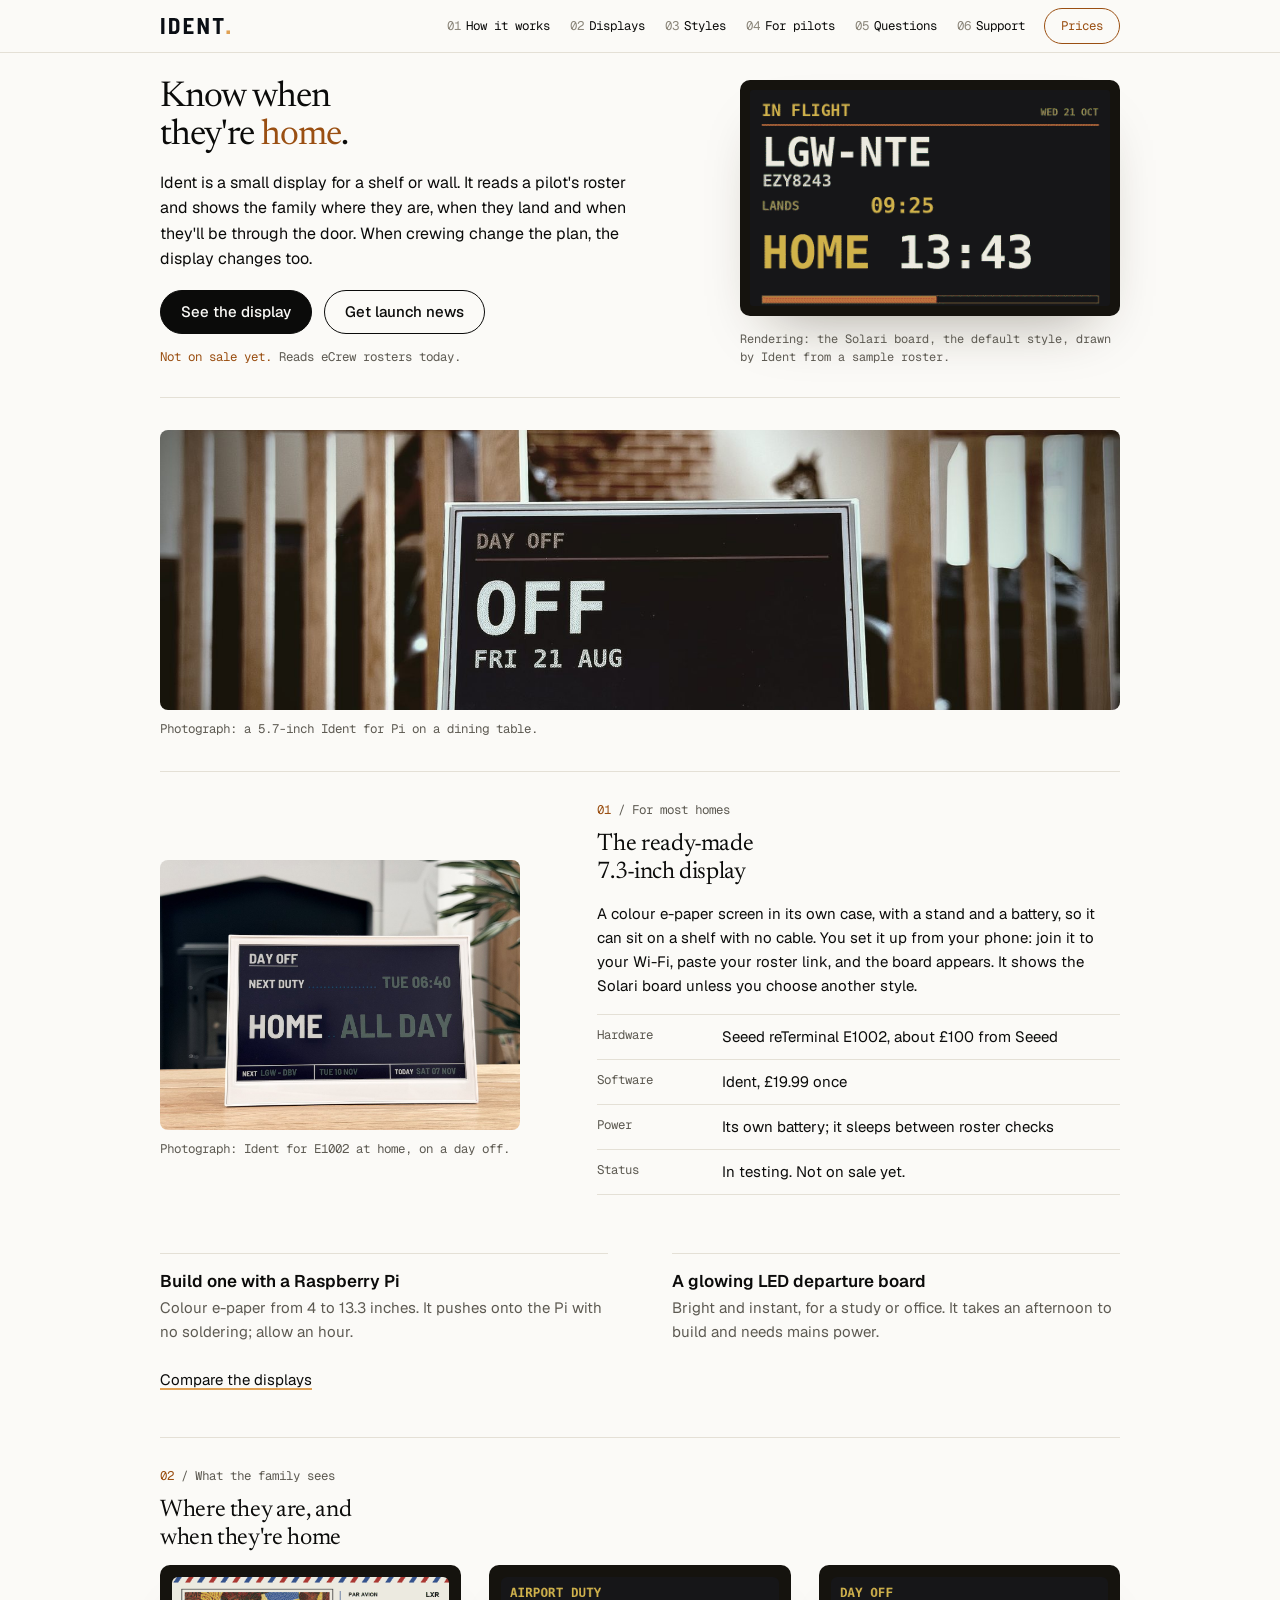
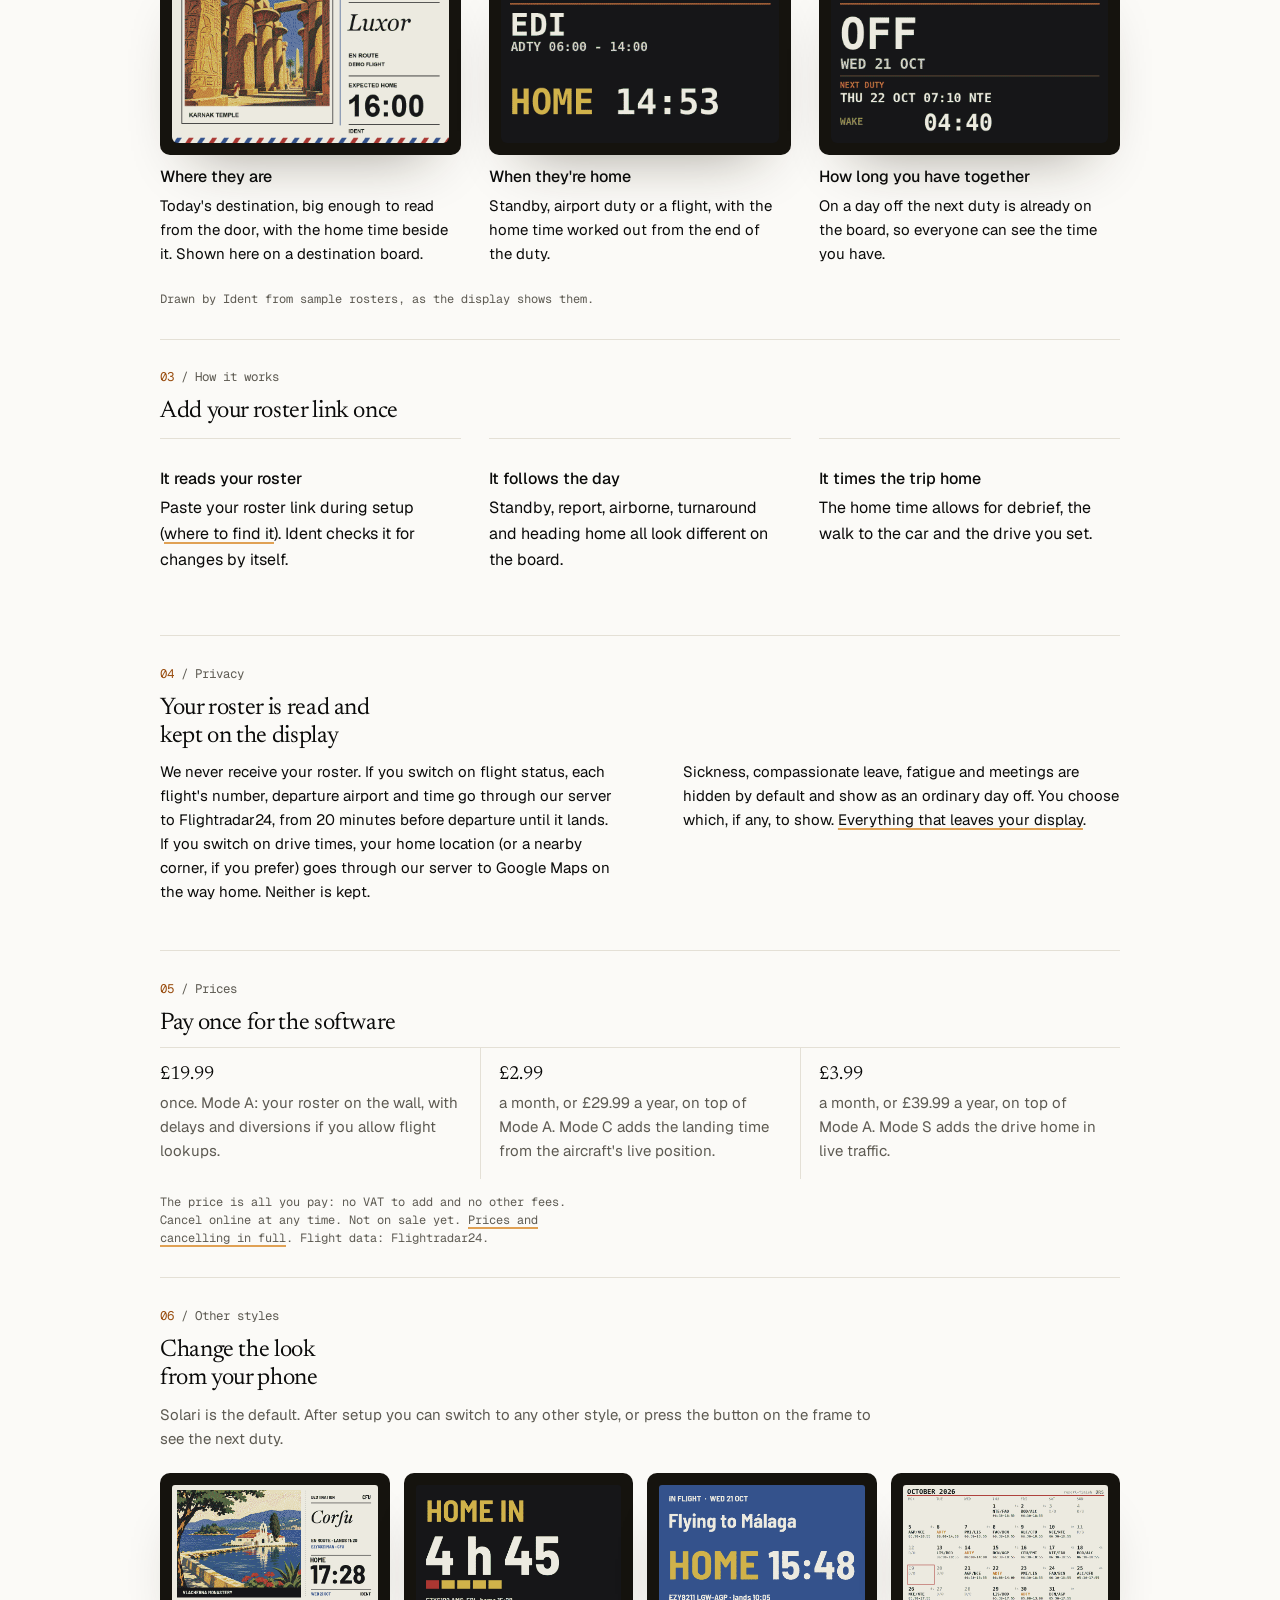
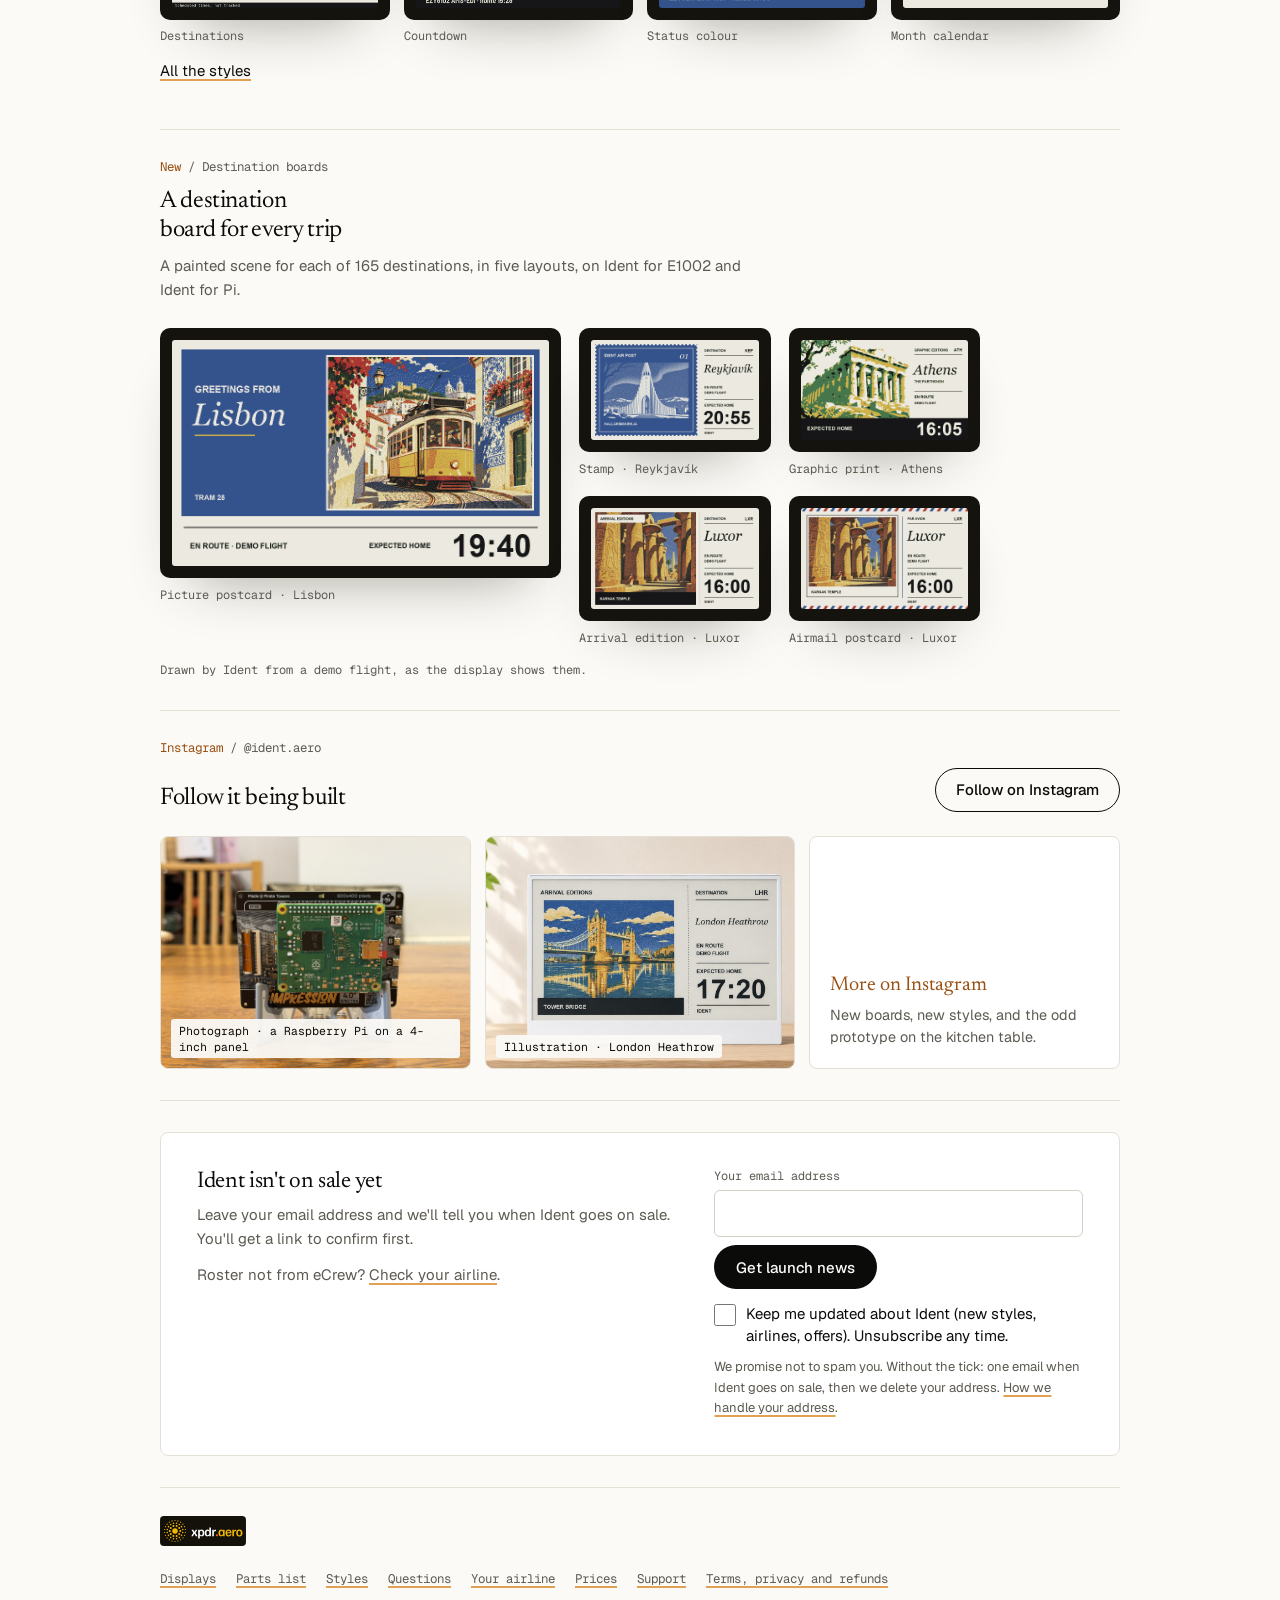
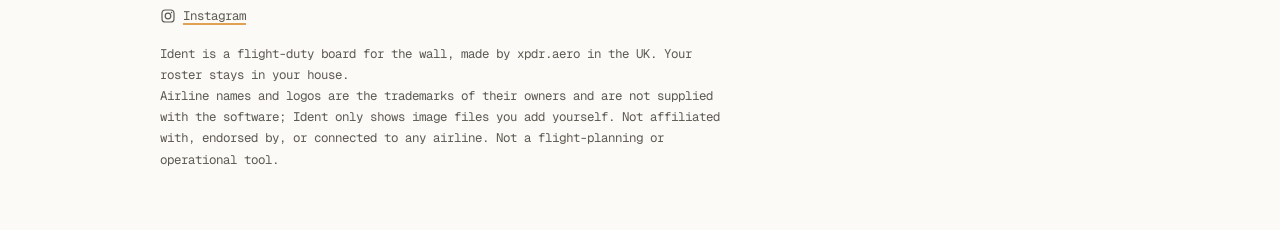
<file: index.html>
<!doctype html>
<html lang="en" class="no-js">
<head>
<meta charset="utf-8">
<meta name="viewport" content="width=device-width,initial-scale=1">
<title>Ident: know when they're home</title>
<meta name="description" content="A flight-duty board for the wall. Ident reads your airline roster and shows where you are, when you're back, and how long they have with you. A ready-made colour e-paper display, or build your own with a Raspberry Pi.">
<link rel="icon" href="/favicon.svg" type="image/svg+xml">
<link rel="icon" href="/favicon-32.png" type="image/png" sizes="32x32">
<link rel="icon" href="/favicon-16.png" type="image/png" sizes="16x16">
<link rel="apple-touch-icon" href="/apple-touch-icon.png">
<meta name="theme-color" content="#fbfaf7">
<link rel="stylesheet" href="style.css">
<script>document.documentElement.className+=" "+(window.matchMedia("(prefers-reduced-motion: reduce)").matches?"":"js");</script>
</head>
<body>
<a class="skip" href="#main">Skip to content</a>

<nav aria-label="Main"><div class="wrap">
  <a class="brand" href="index.html"><img src="/img/ident-wordmark-light.svg" alt="Ident" width="70" height="16"></a>
  <div class="links">
    <a class="l" href="index.html#how"><span>01</span>How it works</a>
    <a class="l" href="displays.html"><span>02</span>Displays</a>
    <a class="l" href="styles.html"><span>03</span>Styles</a>
    <a class="l" href="pilots.html"><span>04</span>For pilots</a>
    <a class="l" href="faq.html"><span>05</span>Questions</a>
    <a class="l" href="support.html"><span>06</span>Support</a>
    <a class="l cta" href="buy.html">Prices</a>
  </div>
  <div class="phone">
    <a class="l cta" href="buy.html">Prices</a>
    <details class="menu"><summary aria-label="Menu"><span class="bars" aria-hidden="true"></span>Menu</summary>
      <div class="sheet">
        <a href="index.html#how"><span>01</span>How it works</a>
        <a href="displays.html"><span>02</span>Displays</a>
        <a href="styles.html"><span>03</span>Styles</a>
        <a href="pilots.html"><span>04</span>For pilots</a>
        <a href="faq.html"><span>05</span>Questions</a>
        <a href="support.html"><span>06</span>Support</a>
        <a href="buy.html"><span>07</span>Prices</a>
      </div>
    </details>
  </div>
</div></nav>

<main id="main">
<header id="top"><div class="wrap hero2 home-hero">
  <div>
    <h1>Know when they're <span class="r">home</span>.</h1>
    <p class="lead">Ident is a small display for a shelf or wall. It reads a pilot's roster and shows the family
      where they are, when they land and when they'll be through the door. When crewing change the plan,
      the display changes too.</p>
    <div class="cta">
      <a class="btn primary" href="#ready-made">See the display</a>
      <a class="btn ghost" href="#next">Get launch news</a>
    </div>
    <p class="status"><b>Not on sale yet.</b> Reads eCrew rosters today.</p>
  </div>
  <div class="herofig">
    <figure class="dev big"><img src="img/scenes/hero_solari_inflight.png" alt="The Solari board in flight: LGW-NTE, landing 09:25, home 13:43, with a progress bar" width="1600" height="960" fetchpriority="high"></figure>
    <p class="rnd">Rendering: the Solari board, the default style, drawn by Ident from a sample roster.</p>
  </div>
</div></header>

<section id="home-photo" class="photo"><div class="wrap">
  <figure class="photo-band"><img src="img/photo/graded/home_wide.jpg" alt="A 5.7 inch Ident on a dining table showing DAY OFF, FRI 21 AUG and the next duty on Sunday" width="1600" height="900">
    <figcaption class="cap2">Photograph: a 5.7-inch Ident for Pi on a dining table.</figcaption></figure>
</div></section>

<section id="ready-made"><div class="wrap">
  <div class="reco">
    <figure class="shotreal"><img src="img/photo/e1002-dayoff-home-all-day.jpg" alt="Photograph: an Ident for E1002 in its white case on a table at home, showing DAY OFF, HOME ALL DAY" width="1280" height="960" loading="lazy">
      <figcaption class="cap2">Photograph: Ident for E1002 at home, on a day off.</figcaption></figure>
    <div>
      <p class="label"><b>01</b> / For most homes</p>
      <h2>The ready-made 7.3-inch display</h2>
      <p>A colour e-paper screen in its own case, with a stand and a battery, so it can sit on a shelf
        with no cable. You set it up from your phone: join it to your Wi-Fi, paste your roster link, and the
        board appears. It shows the Solari board unless you choose another style.</p>
      <ul class="facts">
        <li><b>Hardware</b><span>Seeed reTerminal E1002, about &pound;100 from Seeed</span></li>
        <li><b>Software</b><span>Ident, &pound;19.99 once</span></li>
        <li><b>Power</b><span>Its own battery; it sleeps between roster checks</span></li>
        <li><b>Status</b><span>In testing. Not on sale yet.</span></li>
      </ul>
    </div>
  </div>
  <div class="others">
    <div><h3>Build one with a Raspberry Pi</h3><p>Colour e-paper from 4 to 13.3 inches. It pushes onto the Pi with no soldering; allow an hour.</p></div>
    <div><h3>A glowing LED departure board</h3><p>Bright and instant, for a study or office. It takes an afternoon to build and needs mains power.</p></div>
  </div>
  <p style="margin-top:20px"><a href="displays.html">Compare the displays</a></p>
</div></section>

<section id="what"><div class="wrap">
  <p class="label"><b>02</b> / What the family sees</p>
  <h2>Where they are, and when they're home</h2>
  <div class="three">
    <figure><figure class="dev"><img src="img/destinations/lxr-airmail-postcard-800x480.png" alt="A destination board, the airmail postcard layout: Luxor, en route, expected home 16:00" width="800" height="480" loading="lazy"></figure>
      <h3>Where they are</h3><p>Today's destination, big enough to read from the door, with the home time beside it. Shown here on a destination board.</p></figure>
    <figure><figure class="dev"><img src="img/scenes/a_adty.png" alt="Solari board on airport duty: EDI, ADTY 06:00 to 14:00, home 14:53" width="1600" height="960" loading="lazy"></figure>
      <h3>When they're home</h3><p>Standby, airport duty or a flight, with the home time worked out from the end of the duty.</p></figure>
    <figure><figure class="dev"><img src="img/scenes/q_howlong_solari_dayoff.png" alt="The Solari board on a day off: OFF, then the next duty THU 22 OCT 07:10 NTE with wake 04:40" width="1600" height="960" loading="lazy"></figure>
      <h3>How long you have together</h3><p>On a day off the next duty is already on the board, so everyone can see the time you have.</p></figure>
  </div>
  <p class="rnd">Drawn by Ident from sample rosters, as the display shows them.</p>
</div></section>

<section id="how"><div class="wrap">
  <p class="label"><b>03</b> / How it works</p>
  <h2>Add your roster link once</h2>
  <div class="ruled three">
    <div><h3>It reads your roster</h3><p>Paste your roster link during setup (<a href="faq.html#roster-link">where to find it</a>). Ident checks it for changes by itself.</p></div>
    <div><h3>It follows the day</h3><p>Standby, report, airborne, turnaround and heading home all look different on the board.</p></div>
    <div><h3>It times the trip home</h3><p>The home time allows for debrief, the walk to the car and the drive you set.</p></div>
  </div>
</div></section>

<section id="private"><div class="wrap">
  <p class="label"><b>04</b> / Privacy</p>
  <h2>Your roster is read and kept on the display</h2>
  <div class="hero2" style="align-items:start">
    <p style="margin-top:0">We never receive your roster. If you switch on flight status, each flight's number, departure airport and time go through our server to Flightradar24, from 20 minutes before departure until it lands. If you switch on drive times, your home location (or a nearby corner, if you prefer) goes through our server to Google Maps on the way home. Neither is kept.</p>
    <p style="margin-top:0">Sickness, compassionate leave, fatigue and meetings are hidden by default and show as an ordinary day off. You choose which, if any, to show. <a href="faq.html#what-leaves">Everything that leaves your display</a>.</p>
  </div>
</div></section>

<section id="prices"><div class="wrap">
  <p class="label"><b>05</b> / Prices</p>
  <h2>Pay once for the software</h2>
  <div class="prices2">
    <div><b>&pound;19.99</b><span>once. Mode A: your roster on the wall, with delays and diversions if you allow flight lookups.</span></div>
    <div><b>&pound;2.99</b><span>a month, or &pound;29.99 a year, on top of Mode A. Mode C adds the landing time from the aircraft's live position.</span></div>
    <div><b>&pound;3.99</b><span>a month, or &pound;39.99 a year, on top of Mode A. Mode S adds the drive home in live traffic.</span></div>
  </div>
  <p class="rnd">The price is all you pay: no VAT to add and no other fees. Cancel online at any time. Not on sale yet. <a href="buy.html">Prices and cancelling in full</a>. Flight data: Flightradar24.</p>
</div></section>

<section id="looks"><div class="wrap">
  <p class="label"><b>06</b> / Other styles</p>
  <h2>Change the look from your phone</h2>
  <p class="sub">Solari is the default. After setup you can switch to any other style, or press the button on the
    frame to see the next duty.</p>
  <div class="looks">
    <figure><figure class="dev"><img src="img/scenes/g_destinations.png" alt="Destinations style: a painted view of Corfu, home 17:28" width="1600" height="960" loading="lazy"></figure><figcaption>Destinations</figcaption></figure>
    <figure><figure class="dev"><img src="img/scenes/q_when_countdown.png" alt="Countdown style: home in 4 h 45" width="1600" height="960" loading="lazy"></figure><figcaption>Countdown</figcaption></figure>
    <figure><figure class="dev"><img src="img/scenes/status_blue_flying.png" alt="Status colour style in blue: flying to Malaga, home 15:48" width="1600" height="960" loading="lazy"></figure><figcaption>Status colour</figcaption></figure>
    <figure><figure class="dev"><img src="img/scenes/month_dayoff.png" alt="Month calendar style" width="1600" height="960" loading="lazy"></figure><figcaption>Month calendar</figcaption></figure>
  </div>
  <p style="margin-top:14px"><a href="styles.html">All the styles</a></p>
</div></section>

<!-- Destination band, Instagram strip and footer follow row: approved 14 Nov 2026. -->
<section id="destinations"><div class="wrap">
  <p class="label"><b>New</b> / Destination boards</p>
  <h2>A destination board for every trip</h2>
  <p class="sub">A painted scene for each of 165 destinations, in five layouts, on Ident for E1002 and Ident for Pi.</p>
  <div class="destgrid">
    <figure class="big"><figure class="dev"><img src="img/destinations/lis-picture-postcard-800x480.png" alt="Picture postcard layout: greetings from Lisbon, with a tram, en route, expected home 19:40" width="800" height="480" loading="lazy"></figure><figcaption>Picture postcard &middot; Lisbon</figcaption></figure>
    <figure><figure class="dev"><img src="img/destinations/kef-stamp-800x480.png" alt="Stamp layout: Reykjavik, expected home 20:55" width="800" height="480" loading="lazy"></figure><figcaption>Stamp &middot; Reykjav&iacute;k</figcaption></figure>
    <figure><figure class="dev"><img src="img/destinations/ath-graphic-print-800x480.png" alt="Graphic print layout: Athens, the Parthenon, expected home 16:05" width="800" height="480" loading="lazy"></figure><figcaption>Graphic print &middot; Athens</figcaption></figure>
    <figure><figure class="dev"><img src="img/destinations/lxr-arrival-edition-800x480.png" alt="Arrival edition layout: Luxor, Karnak Temple, expected home 16:00" width="800" height="480" loading="lazy"></figure><figcaption>Arrival edition &middot; Luxor</figcaption></figure>
    <figure><figure class="dev"><img src="img/destinations/lxr-airmail-postcard-800x480.png" alt="Airmail postcard layout: Luxor, expected home 16:00" width="800" height="480" loading="lazy"></figure><figcaption>Airmail postcard &middot; Luxor</figcaption></figure>
  </div>
  <p class="rnd">Drawn by Ident from a demo flight, as the display shows them.</p>
</div></section>

<section id="instagram"><div class="wrap">
  <p class="label"><b>Instagram</b> / @ident.aero</p>
  <div class="ighead"><h2>Follow it being built</h2><a class="btn ghost" href="https://www.instagram.com/ident.aero/" rel="me noopener">Follow on Instagram</a></div>
  <div class="iggrid">
    <a href="https://www.instagram.com/ident.aero/" rel="noopener"><img src="img/photo/pi-zero-on-inky-40-back.jpg" alt="Photograph: the back of a 4.0 inch Inky Impression panel with a Raspberry Pi fitted, on a stand" width="1280" height="960" loading="lazy"><span>Photograph &middot; a Raspberry Pi on a 4-inch panel</span></a>
    <a href="https://www.instagram.com/ident.aero/" rel="noopener"><img src="img/instagram/towerbridge-illustration.jpg" alt="Illustration: a destination board for London Heathrow, Tower Bridge, on a sideboard" width="1100" height="750" loading="lazy"><span>Illustration &middot; London Heathrow</span></a>
    <a href="https://www.instagram.com/ident.aero/" rel="noopener" class="more"><b>More on Instagram</b><span>New boards, new styles, and the odd prototype on the kitchen table.</span></a>
  </div>
</div></section>

<section id="next"><div class="wrap">
  <div class="closing">
    <div>
      <h2>Ident isn't on sale yet</h2>
      <p>Leave your email address and we'll tell you when Ident goes on sale. You'll get a link to confirm
        first.</p>
      <p class="also">Roster not from eCrew? <a href="airlines.html">Check your airline</a>.</p>
    </div>
    <form class="signup" action="https://licence.xpdr.aero/notify" method="post" novalidate>
      <label for="su-email">Your email address</label>
      <div class="row">
        <input id="su-email" name="email" type="email" autocomplete="email" inputmode="email" required aria-describedby="su-small">
        <button type="submit">Get launch news</button>
      </div>
      <label class="tick"><input type="checkbox" name="updates" value="yes"> Keep me updated about Ident (new styles, airlines, offers). Unsubscribe any time.</label>
      <p class="small" id="su-small">We promise not to spam you. Without the tick: one email when Ident goes on
        sale, then we delete your address. <a href="legal.html#privacy">How we handle your address</a>.</p>
      <input type="text" name="website" tabindex="-1" autocomplete="off" aria-hidden="true" class="hp">
    </form>
  </div>
</div></section>
</main>

<footer><div class="wrap">
  <a class="xp" href="https://xpdr.aero/"><img src="/img/xpdr-lockup-A2-on-dark.svg" alt="xpdr.aero" width="86" height="30"></a>
  <div class="fl">
    <a href="displays.html">Displays</a><a href="parts.html">Parts list</a><a href="styles.html">Styles</a>
    <a href="faq.html">Questions</a><a href="airlines.html">Your airline</a><a href="buy.html">Prices</a>
    <a href="support.html">Support</a><a href="legal.html">Terms, privacy and refunds</a>
  </div>
  <ul class="social" aria-label="Ident elsewhere">
    <li><a href="https://www.instagram.com/ident.aero/" rel="me noopener"><svg viewBox="0 0 24 24" width="16" height="16" aria-hidden="true"><rect x="3" y="3" width="18" height="18" rx="5" fill="none" stroke="currentColor" stroke-width="1.8"/><circle cx="12" cy="12" r="4.2" fill="none" stroke="currentColor" stroke-width="1.8"/><circle cx="17.3" cy="6.7" r="1.1" fill="currentColor"/></svg>Instagram</a></li>
    <!-- Other networks: one <li> each, the same shape, in this list. -->
  </ul>
  <p>Ident is a flight-duty board for the wall, made by xpdr.aero in the UK. Your roster stays in your house.<br>
    Airline names and logos are the trademarks of their owners and are not supplied with the software; Ident only
    shows image files you add yourself. Not affiliated with, endorsed by, or connected to any airline. Not a flight-planning or operational tool.</p>
</div></footer>
</body></html>
</file>
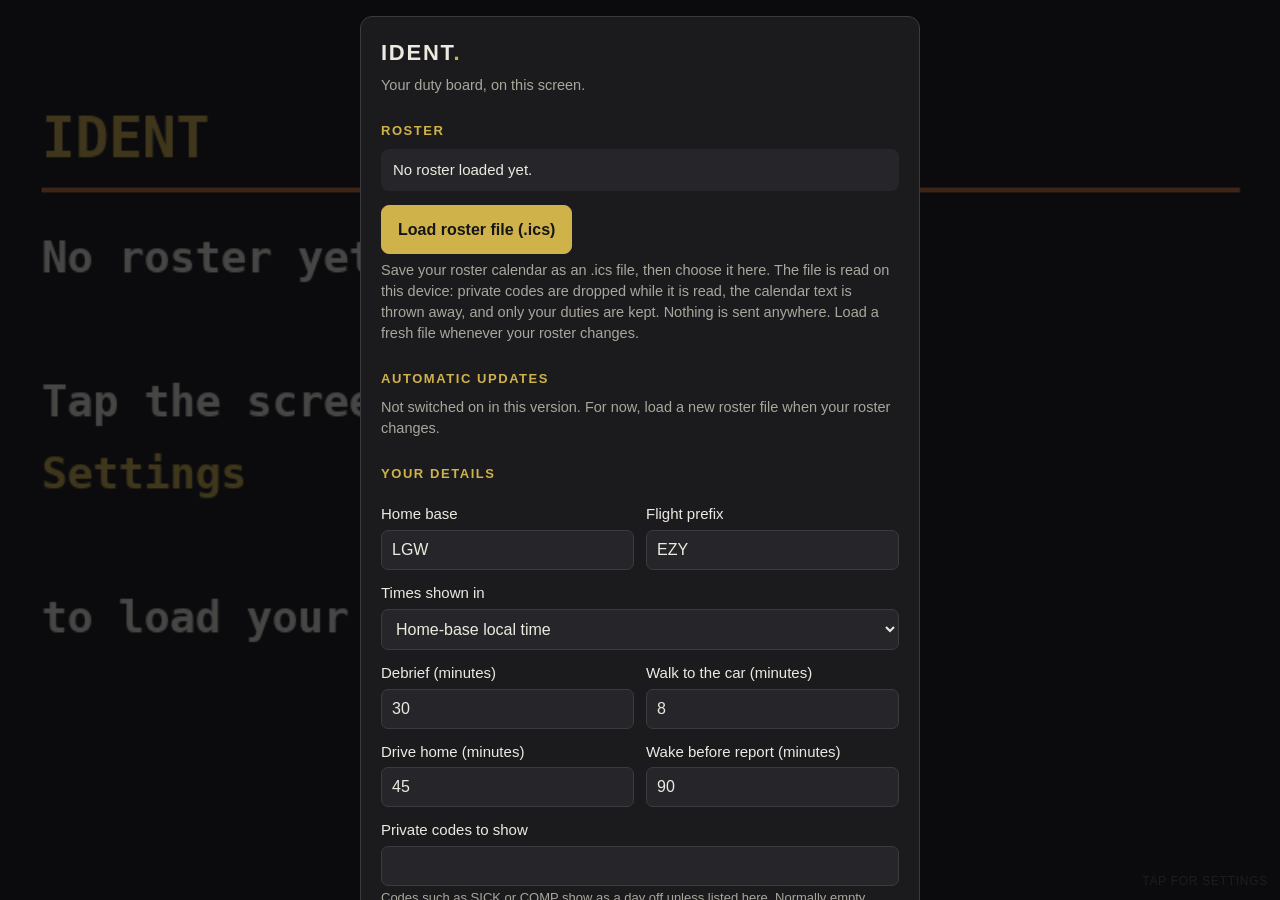
<file: ipad/index.html>
<!doctype html>
<html lang="en-GB">
<head>
<meta charset="utf-8">
<meta name="viewport" content="width=device-width,initial-scale=1,viewport-fit=cover">
<meta name="apple-mobile-web-app-capable" content="yes">
<meta name="mobile-web-app-capable" content="yes">
<meta name="apple-mobile-web-app-status-bar-style" content="black">
<meta name="apple-mobile-web-app-title" content="Ident">
<title>Ident</title>
<style>
:root{--ground:#101012;--sheet:#1b1b1e;--field:#26262a;--line:#3a3a40;--ink:#eceae0;
  --muted:#a9a79c;--gold:#d0b24a;--warn:#e0875a;color-scheme:dark}
html,body{height:100%;margin:0;background:var(--ground);color:var(--ink);
  font:16px/1.45 -apple-system,BlinkMacSystemFont,"Helvetica Neue",Arial,sans-serif}
#stage{position:fixed;inset:0;display:flex;align-items:center;justify-content:center;
  padding:env(safe-area-inset-top,0px) env(safe-area-inset-right,0px) env(safe-area-inset-bottom,0px) env(safe-area-inset-left,0px);
  background:#161618;cursor:pointer;-webkit-tap-highlight-color:transparent}
#board{width:100%;max-width:100%;max-height:100%;aspect-ratio:5/3;object-fit:contain;display:block}
#hint{position:fixed;right:max(12px,env(safe-area-inset-right,0px));bottom:max(10px,env(safe-area-inset-bottom,0px));
  color:#55544e;font-size:12px;letter-spacing:.06em;pointer-events:none}
#sheet{position:fixed;inset:0;background:rgba(8,8,10,.72);display:flex;justify-content:center;
  align-items:flex-start;overflow-y:auto;-webkit-overflow-scrolling:touch}
.panel{background:var(--sheet);border:1px solid var(--line);border-radius:12px;width:100%;max-width:560px;
  margin:max(16px,env(safe-area-inset-top,0px)) 16px 40px;padding:20px 20px 24px;box-sizing:border-box}
.panel h1{margin:0 0 4px;font-size:22px;letter-spacing:.08em}
.panel h1 span{color:var(--gold)}
.panel h2{font-size:13px;letter-spacing:.12em;text-transform:uppercase;color:var(--gold);margin:26px 0 8px}
.panel p{margin:6px 0;color:var(--muted);font-size:14.5px}
.status{background:var(--field);border-radius:8px;padding:10px 12px;color:var(--ink);font-size:15px;
  font-variant-numeric:tabular-nums}
.status.err{background:#4a211c}
label{display:block;margin:12px 0 0;font-size:15px}
label small{display:block;color:var(--muted);font-size:13px;margin-top:3px}
input[type=text],input[type=url],input[type=number],select{display:block;width:100%;box-sizing:border-box;margin-top:5px;
  padding:10px;font-size:16px;border-radius:7px;border:1px solid var(--line);background:var(--field);color:var(--ink)}
.row{display:grid;grid-template-columns:1fr 1fr;gap:0 12px}
.buttons{display:flex;flex-wrap:wrap;gap:10px;margin-top:14px}
button,.filebtn{font:inherit;font-weight:650;font-size:16px;padding:12px 16px;border-radius:8px;border:1px solid var(--line);
  background:var(--field);color:var(--ink);cursor:pointer}
button.primary,.filebtn{background:var(--gold);color:#161618;border-color:var(--gold)}
button.danger{color:var(--warn)}
button:focus-visible,.filebtn:focus-within,input:focus-visible,select:focus-visible{outline:2px solid var(--gold);outline-offset:2px}
.filebtn input{position:absolute;width:1px;height:1px;opacity:0}
.tips{margin:0;padding-left:18px;color:var(--muted);font-size:14px}
@media (max-width:420px){.row{grid-template-columns:1fr}}
</style>
</head>
<body>
<div id="stage" role="button" tabindex="0" aria-label="Ident board. Tap for settings.">
  <canvas id="board" width="800" height="480"></canvas>
</div>
<div id="hint">TAP FOR SETTINGS</div>

<div id="sheet" hidden>
 <form class="panel" id="form" autocomplete="off">
  <h1>IDENT<span>.</span></h1>
  <p>Your duty board, on this screen.</p>

  <h2>Roster</h2>
  <div class="status" id="rstatus">No roster loaded yet.</div>
  <div class="buttons">
    <label class="filebtn" for="file" style="margin:0">Load roster file (.ics)
      <input type="file" id="file" accept=".ics,text/calendar"></label>
  </div>
  <p>Save your roster calendar as an .ics file, then choose it here. The file is read on this
    device: private codes are dropped while it is read, the calendar text is thrown away, and
    only your duties are kept. Nothing is sent anywhere. Load a fresh file whenever your
    roster changes.</p>

  <h2>Automatic updates</h2>
  <div id="relayOff"><p>Not switched on in this version. For now, load a new roster file when
    your roster changes.</p></div>
  <div id="relayOn" hidden>
    <label for="feed">Calendar link
      <input type="url" id="feed" placeholder="https://… or webcal://…" autocapitalize="off" spellcheck="false">
      <small>With a link here, this screen fetches your roster every 15 minutes through Ident's
        update service, because iPads can't fetch a calendar from another site directly. The
        service passes the calendar straight through and keeps nothing, but your roster does
        pass through it on the way. Leave it empty to keep everything on this device.</small></label>
    <div class="buttons"><button type="button" id="fetchNow">Update now</button></div>
  </div>

  <h2>Your details</h2>
  <div class="row">
    <label for="base">Home base<input type="text" id="base" maxlength="3" autocapitalize="characters"></label>
    <label for="prefix">Flight prefix<input type="text" id="prefix" maxlength="4" autocapitalize="characters"></label>
  </div>
  <label for="tz">Times shown in
    <select id="tz"><option value="base">Home-base local time</option><option value="utc">UTC (Z)</option>
      <option value="station">Local time at each airport</option></select></label>
  <div class="row">
    <label for="debrief">Debrief (minutes)<input type="number" id="debrief" min="0" max="180" inputmode="numeric"></label>
    <label for="walk">Walk to the car (minutes)<input type="number" id="walk" min="0" max="120" inputmode="numeric"></label>
    <label for="commute">Drive home (minutes)<input type="number" id="commute" min="0" max="600" inputmode="numeric"></label>
    <label for="wake">Wake before report (minutes)<input type="number" id="wake" min="0" max="600" inputmode="numeric"></label>
  </div>
  <label for="show">Private codes to show
    <input type="text" id="show" autocapitalize="characters" spellcheck="false">
    <small>Codes such as SICK or COMP show as a day off unless listed here. Normally empty.
      Home base and this list take effect the next time the roster is loaded.</small></label>

  <div class="buttons">
    <button type="submit" class="primary">Save and close</button>
    <button type="button" id="close">Close</button>
  </div>

  <h2>Keeping it on the wall</h2>
  <ul class="tips">
    <li>Turn the iPad sideways: the board is wide.</li>
    <li>Add this page to the Home Screen (Share → Add to Home Screen) so it opens full screen.</li>
    <li>Keep the screen on: Settings → Display &amp; Brightness → Auto-Lock → Never, and keep it on charge.</li>
  </ul>

  <h2>Remove</h2>
  <div class="buttons"><button type="button" class="danger" id="forget">Remove my roster from this device</button></div>
  <p id="forgetConfirm" hidden>Tap again to remove the roster and your details from this device.</p>
 </form>
</div>

<script src="identcore.js"></script>
<script>
(function () {
  "use strict";
  // Ident's update service. Empty = automatic updates are off and nothing
  // ever leaves the device. See ipad/relay/README.md before setting it.
  var RELAY = "";
  var FETCH_EVERY = 15 * 60 * 1000;

  var K = { settings: "ident.settings", roster: "ident.roster", loaded: "ident.loadedAt",
            source: "ident.source", feed: "ident.feed", fetchOk: "ident.fetchOk", fetchErr: "ident.fetchErr" };
  function get(k) { try { return window.localStorage.getItem(k); } catch (e) { return null; } }
  function put(k, v) {
    try { if (v === null || v === undefined) window.localStorage.removeItem(k); else window.localStorage.setItem(k, String(v)); }
    catch (e) { /* private browsing: works for this visit only */ }
  }
  var DEFAULTS = { base: "LGW", prefix: "EZY", tz: "base", debrief: 30, walk: 8, commute: 45, wake: 90, show: "" };
  function settings() {
    var s = {}, saved = {};
    try { saved = JSON.parse(get(K.settings) || "{}") || {}; } catch (e) { saved = {}; }
    for (var k in DEFAULTS) s[k] = saved.hasOwnProperty(k) ? saved[k] : DEFAULTS[k];
    return s;
  }

  var core = null, api = null, fetching = false, lock = null;
  var canvas = document.getElementById("board"), ctx = canvas.getContext("2d");
  var sheet = document.getElementById("sheet");
  var el = function (id) { return document.getElementById(id); };

  function applySettings() {
    var s = settings();
    api.settings(String(s.base).toUpperCase(), String(s.prefix).toUpperCase(), s.tz,
                 +s.debrief || 0, +s.walk || 0, +s.commute || 0, +s.wake || 0);
  }

  var DAYS = ["Sun", "Mon", "Tue", "Wed", "Thu", "Fri", "Sat"];
  var MONTHS = ["Jan", "Feb", "Mar", "Apr", "May", "Jun", "Jul", "Aug", "Sep", "Oct", "Nov", "Dec"];
  function two(n) { return (n < 10 ? "0" : "") + n; }
  function when(ms) {
    var d = new Date(ms);
    return DAYS[d.getDay()] + " " + d.getDate() + " " + MONTHS[d.getMonth()] + " " + two(d.getHours()) + ":" + two(d.getMinutes());
  }

  // The strip along the bottom appears only when the board may be out of date.
  function note() {
    var now = Date.now(), loaded = +get(K.loaded) || 0;
    if (!get(K.roster)) return "";
    if (get(K.source) === "relay") {
      var ok = +get(K.fetchOk) || 0;
      if (now - ok > 2 * 3600 * 1000)
        return "roster from " + when(ok) + " - could not update: " + (get(K.fetchErr) || "no connection");
      return "";
    }
    if (now - loaded > 24 * 3600 * 1000) return "roster loaded " + when(loaded) + " - load a new file when it changes";
    return "";
  }

  function draw() {
    if (!api) return;
    var now = Date.now() / 1000;
    var ptr = api.render(now, note());
    var n = 800 * 480 * 4;
    var img = ctx.createImageData(800, 480);
    img.data.set(core.HEAPU8.subarray(ptr, ptr + n));
    ctx.putImageData(img, 0, 0);
    try {
      var b = JSON.parse(api.board(now));
      document.title = b.title ? "Ident - " + b.title + " " + b.hero : "Ident";
      el("stage").setAttribute("aria-label", (b.title ? b.title + ". " + b.hero + ". " + b.sub + ". " : "") + "Tap for settings.");
    } catch (e) {}
  }

  function keep(count) {
    put(K.roster, api.rosterText());
    put(K.loaded, Date.now());
    return count;
  }

  function parseText(text) {
    var s = settings();
    var n = api.parse(text, String(s.show || ""), Date.now() / 1000);
    return n < 0 ? -1 : keep(n);
  }

  function showStatus(msg, bad) {
    var st = el("rstatus");
    st.textContent = msg;
    st.className = bad ? "status err" : "status";
  }
  function describe() {
    if (!get(K.roster)) return showStatus("No roster loaded yet.");
    var src = get(K.source) === "relay" ? "updated automatically" : "loaded from a file";
    showStatus("Roster " + src + ", " + when(+get(K.loaded) || 0) + ".");
  }

  function feedUrl(u) {
    u = (u || "").trim();
    if (/^webcal:\/\//i.test(u)) u = "https://" + u.slice(9);
    return u;
  }

  function fetchRoster() {
    var link = feedUrl(get(K.feed));
    if (!RELAY || !link || fetching || !api) return Promise.resolve();
    fetching = true;
    return fetch(RELAY, { method: "POST", headers: { "Content-Type": "application/json" },
                          body: JSON.stringify({ url: link }), cache: "no-store", credentials: "omit" })
      .then(function (r) {
        if (!r.ok) return r.text().then(function (t) { throw new Error(t || ("update service answered " + r.status)); });
        return r.text();
      })
      .then(function (text) {
        if (parseText(text) < 0) throw new Error("the calendar link returned no events");
        put(K.source, "relay"); put(K.fetchOk, Date.now()); put(K.fetchErr, null);
      })
      .catch(function (e) { put(K.fetchErr, String(e && e.message || e).slice(0, 80)); })
      .then(function () { fetching = false; draw(); if (!sheet.hidden) describe(); });
  }

  // ---- settings sheet
  function openSheet() {
    var s = settings();
    ["base", "prefix", "tz", "debrief", "walk", "commute", "wake", "show"].forEach(function (k) { el(k).value = s[k]; });
    el("feed").value = get(K.feed) || "";
    el("relayOff").hidden = !!RELAY; el("relayOn").hidden = !RELAY;
    el("forgetConfirm").hidden = true;
    describe();
    sheet.hidden = false;
  }
  function closeSheet() { sheet.hidden = true; draw(); }

  el("stage").addEventListener("click", function () { wake(); openSheet(); });
  el("stage").addEventListener("keydown", function (e) { if (e.key === "Enter" || e.key === " ") { e.preventDefault(); openSheet(); } });
  el("close").addEventListener("click", closeSheet);
  sheet.addEventListener("click", function (e) { if (e.target === sheet) closeSheet(); });

  el("form").addEventListener("submit", function (e) {
    e.preventDefault();
    var s = {};
    ["base", "prefix", "tz", "show"].forEach(function (k) { s[k] = el(k).value.trim(); });
    ["debrief", "walk", "commute", "wake"].forEach(function (k) { s[k] = Math.max(0, parseInt(el(k).value, 10) || 0); });
    if (!/^[A-Za-z]{3}$/.test(s.base)) s.base = DEFAULTS.base;
    put(K.settings, JSON.stringify(s));
    var before = get(K.feed) || "";
    var link = el("feed").value.trim();
    put(K.feed, link || null);
    if (api) applySettings();
    closeSheet();
    if (RELAY && link && link !== before) fetchRoster();
  });

  el("fetchNow").addEventListener("click", function () {
    put(K.feed, el("feed").value.trim() || null);
    showStatus("Updating…");
    fetchRoster();
  });

  el("file").addEventListener("change", function () {
    var f = this.files && this.files[0];
    if (!f) return;
    var reader = new FileReader();
    reader.onload = function () {
      var n = api ? parseText(String(reader.result)) : -1;
      reader = null;                                   // drop the calendar text
      if (n < 0) return showStatus("That file has no calendar events in it. Choose your roster's .ics file.", true);
      put(K.source, "file"); put(K.fetchErr, null);
      showStatus(n + " duties loaded, " + when(Date.now()) + ".");
      draw();
    };
    reader.onerror = function () { showStatus("That file could not be read. Try saving it again.", true); };
    reader.readAsText(f);
    this.value = "";
  });

  var armed = false;
  el("forget").addEventListener("click", function () {
    if (!armed) { armed = true; el("forgetConfirm").hidden = false; return; }
    armed = false;
    [K.settings, K.roster, K.loaded, K.source, K.feed, K.fetchOk, K.fetchErr].forEach(function (k) { put(k, null); });
    location.reload();
  });

  // ---- keep the screen awake where the browser allows it
  function wake() {
    if (!("wakeLock" in navigator) || lock) return;
    navigator.wakeLock.request("screen").then(function (l) {
      lock = l; l.addEventListener("release", function () { lock = null; });
    }).catch(function () {});
  }
  document.addEventListener("visibilitychange", function () {
    if (document.visibilityState === "visible") { wake(); draw(); fetchRoster(); }
  });

  // ---- start
  function tick() {
    draw();
    var ms = 60000 - (Date.now() % 60000) + 250;       // just after each minute
    setTimeout(tick, ms);
  }

  IdentCore().then(function (M) {
    core = M;
    api = {
      settings: M.cwrap("ident_settings", null, ["string", "string", "string", "number", "number", "number", "number"]),
      parse: M.cwrap("ident_parse", "number", ["string", "string", "number"]),
      rosterText: M.cwrap("ident_roster_text", "string", []),
      load: M.cwrap("ident_load", "number", ["string"]),
      render: M.cwrap("ident_render", "number", ["number", "string"]),
      board: M.cwrap("ident_board_json", "string", ["number"])
    };
    applySettings();
    var saved = get(K.roster);
    if (saved && !api.load(saved)) put(K.roster, null);
    tick();
    wake();
    fetchRoster();
    setInterval(fetchRoster, FETCH_EVERY);
    if (!get(K.roster)) openSheet();
  });
})();
</script>
</body>
</html>
</file>
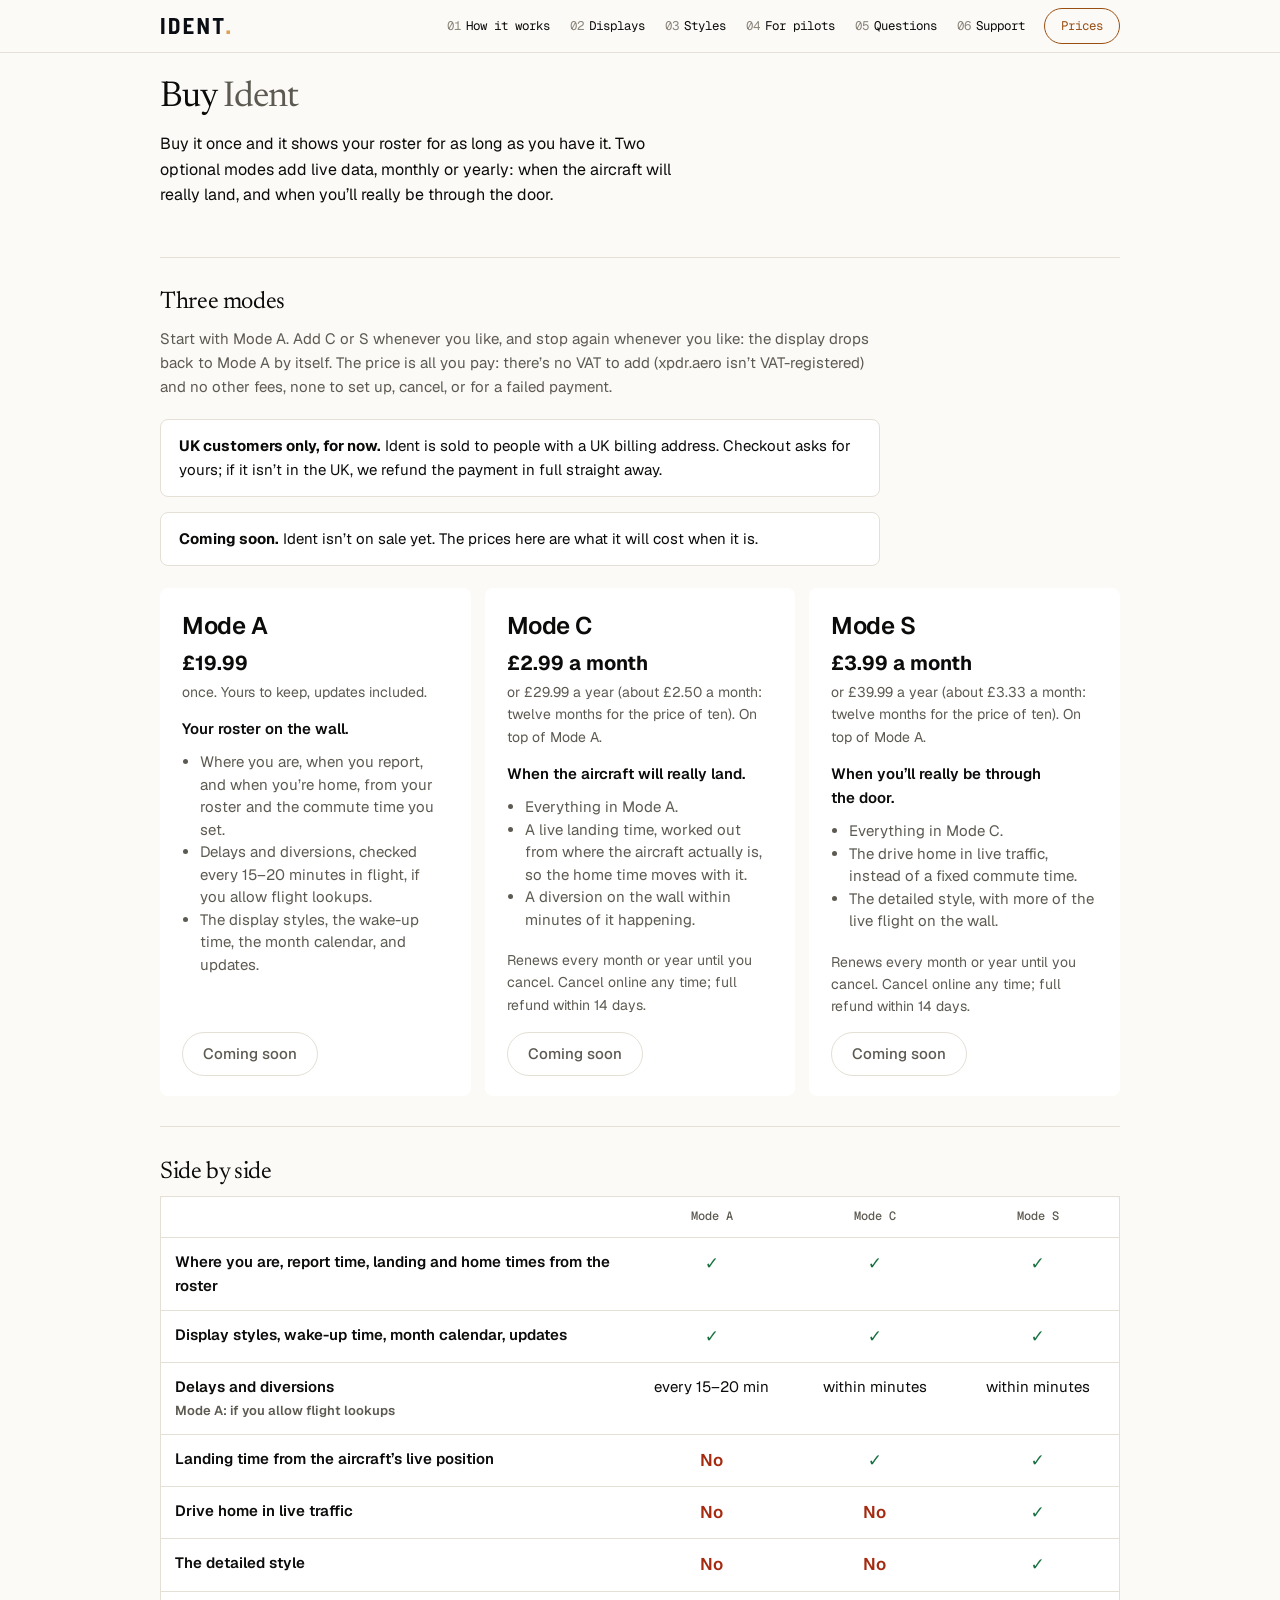
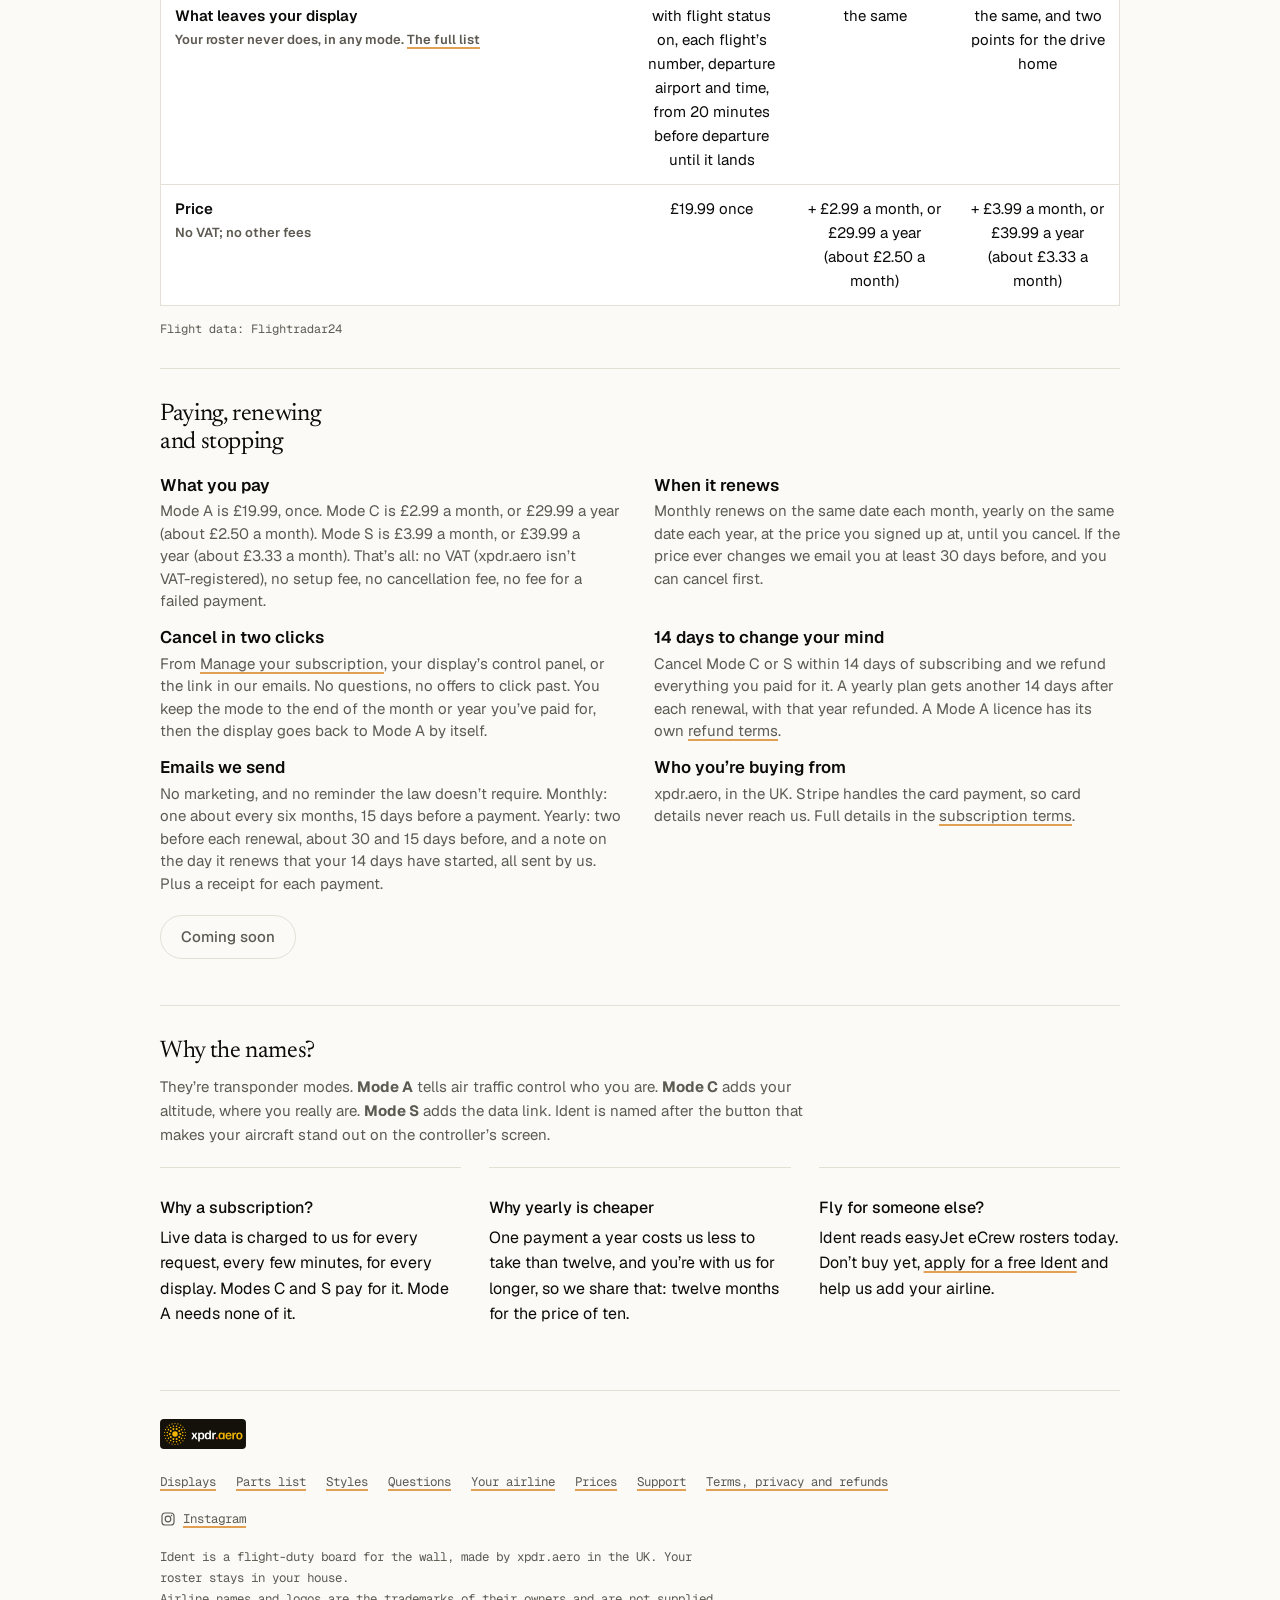
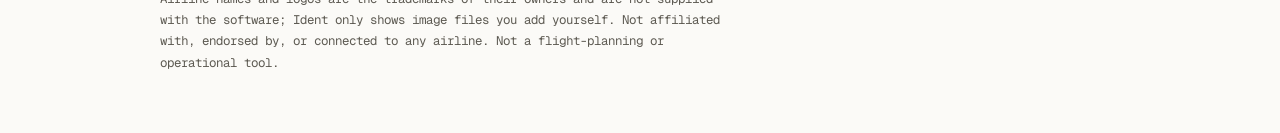
<file: buy.html>
<!doctype html>
<html lang="en">
<head>
<meta charset="utf-8">
<meta name="viewport" content="width=device-width,initial-scale=1">
<title>Ident: buy</title>
<meta name="description" content="Ident in three modes: Mode A, £19.99 once, shows your roster; Mode C (£2.99 a month or £29.99 a year) adds live landing times; Mode S (£3.99 a month or £39.99 a year) adds the drive time home in traffic.">
<link rel="icon" href="/favicon.svg" type="image/svg+xml">
<link rel="icon" href="/favicon-32.png" type="image/png" sizes="32x32">
<link rel="icon" href="/favicon-16.png" type="image/png" sizes="16x16">
<link rel="apple-touch-icon" href="/apple-touch-icon.png">
<meta name="theme-color" content="#fbfaf7">
<link rel="stylesheet" href="style.css">
<style>
  .modes{display:grid;grid-template-columns:repeat(3,minmax(0,1fr));gap:14px;margin-top:22px}
  .mode{background:var(--panel);border-radius:var(--radius);padding:22px 22px 20px;display:flex;flex-direction:column}
  .mode h3{font-size:1.5rem;letter-spacing:-.02em;margin:0}
  .mode .price{font-size:1.25rem;font-weight:700;margin:6px 0 2px}
  .mode .per{color:var(--muted);font-size:.875rem;margin:0 0 14px}
  .mode .says{font-weight:600;margin:0 0 10px}
  .mode ul{margin:0 0 18px;padding-left:18px;color:var(--muted);font-size:.9375rem;line-height:1.5}
  .mode .acts{margin-top:auto;display:flex;flex-wrap:wrap;gap:8px}
  .facts{display:grid;grid-template-columns:repeat(2,minmax(0,1fr));gap:14px 28px;margin-top:18px}
  .facts h3{font-size:1.05rem;margin:0 0 4px}
  .facts p{margin:0;color:var(--muted);font-size:.9375rem;line-height:1.5}
  @media(max-width:800px){.facts{grid-template-columns:1fr}}
  table.modes-t th:not(:first-child),table.modes-t td:not(.k){width:17%;text-align:center}
  @media(max-width:800px){.modes{grid-template-columns:1fr}}
</style>
</head>
<body>
<a class="skip" href="#main">Skip to content</a>

<nav aria-label="Main"><div class="wrap">
  <a class="brand" href="index.html"><img src="/img/ident-wordmark-light.svg" alt="Ident" width="70" height="16"></a>
  <div class="links">
    <a class="l" href="index.html#how"><span>01</span>How it works</a>
    <a class="l" href="displays.html"><span>02</span>Displays</a>
    <a class="l" href="styles.html"><span>03</span>Styles</a>
    <a class="l" href="pilots.html"><span>04</span>For pilots</a>
    <a class="l" href="faq.html"><span>05</span>Questions</a>
    <a class="l" href="support.html"><span>06</span>Support</a>
    <a class="l cta" href="buy.html" aria-current="page">Prices</a>
  </div>
  <div class="phone">
    <a class="l cta" href="buy.html" aria-current="page">Prices</a>
    <details class="menu"><summary aria-label="Menu"><span class="bars" aria-hidden="true"></span>Menu</summary>
      <div class="sheet">
        <a href="index.html#how"><span>01</span>How it works</a>
        <a href="displays.html"><span>02</span>Displays</a>
        <a href="styles.html"><span>03</span>Styles</a>
        <a href="pilots.html"><span>04</span>For pilots</a>
        <a href="faq.html"><span>05</span>Questions</a>
        <a href="support.html"><span>06</span>Support</a>
        <a href="buy.html" aria-current="page"><span>07</span>Prices</a>
      </div>
    </details>
  </div>
</div></nav>

<main id="main">

<header><div class="wrap">
  <h1>Buy <span class="g">Ident</span></h1>
  <p class="lead">Buy it once and it shows your roster for as long as you have it. Two optional
    modes add live data, monthly or yearly: when the aircraft will really land, and when
    you&rsquo;ll really be through the door.</p>
</div></header>

<!-- Prices: Mode A 20 Sep; monthly 21 Oct; yearly recommended 24 Oct
     (STRATEGY.md "Yearly prices"), to be confirmed. Every price here must
     match licence-server/src/subscriptions.js OFFERS and the Stripe prices.
     Mode A buys through https://licence.xpdr.aero/buy/software; "?add=live" or
     "?add=live_plus" brings a new customer back to that mode on the thanks
     page. "Add Mode C" and "Add Mode S" go to the plan page (/account). SHOP CLOSED
     (2 Nov 2026): at launch, put back every button kept in a "SHOP CLOSED"
     comment below and drop the "Coming soon" note. -->
<section class="cream"><div class="wrap">
  <h2>Three modes</h2>
  <p class="sub">Start with Mode A. Add C or S whenever you like, and stop again whenever you
    like: the display drops back to Mode A by itself. The price is all you pay: there&rsquo;s no
    VAT to add (xpdr.aero isn&rsquo;t VAT-registered) and no other fees, none to set up, cancel,
    or for a failed payment.</p>
  <p class="note"><strong>UK customers only, for now.</strong> Ident is sold to people with a UK
    billing address. Checkout asks for yours; if it isn&rsquo;t in the UK, we refund the payment
    in full straight away.</p>
  <p class="note"><strong>Coming soon.</strong> Ident isn&rsquo;t on sale yet. The prices here
    are what it will cost when it is.</p>
  <div class="modes">
    <div class="mode">
      <h3>Mode A</h3>
      <p class="price">&pound;19.99</p>
      <p class="per">once. Yours to keep, updates included.</p>
      <p class="says">Your roster on the wall.</p>
      <ul>
        <li>Where you are, when you report, and when you&rsquo;re home, from your roster and
          the commute time you set.</li>
        <li>Delays and diversions, checked every 15&ndash;20 minutes in flight, if you allow flight
          lookups.</li>
        <li>The display styles, the wake-up time, the month calendar, and updates.</li>
      </ul>
      <div class="acts">
        <!-- SHOP CLOSED (2 Nov 2026). At launch, put back:
        <a class="btn primary" href="https://licence.xpdr.aero/buy/software">Buy Mode A</a>
        -->
        <span class="btn primary soon" aria-disabled="true">Coming soon</span>
      </div>
    </div>
    <div class="mode">
      <h3>Mode C</h3>
      <p class="price">&pound;2.99 a month</p>
      <p class="per">or &pound;29.99 a year (about &pound;2.50 a month: twelve months for the
        price of ten). On top of Mode A.</p>
      <p class="says">When the aircraft will really land.</p>
      <ul>
        <li>Everything in Mode A.</li>
        <li>A live landing time, worked out from where the aircraft actually is, so the home time
          moves with it.</li>
        <li>A diversion on the wall within minutes of it happening.</li>
      </ul>
      <p class="per">Renews every month or year until you cancel. Cancel online any time; full
        refund within 14 days.</p>
      <div class="acts">
        <!-- SHOP CLOSED (2 Nov 2026). At launch, put back:
        <a class="btn primary" href="https://licence.xpdr.aero/account">Add Mode C</a>
        <a class="btn ghost" href="https://licence.xpdr.aero/buy/software?add=live">Buy A and C</a>
        -->
        <span class="btn primary soon" aria-disabled="true">Coming soon</span>
      </div>
    </div>
    <div class="mode">
      <h3>Mode S</h3>
      <p class="price">&pound;3.99 a month</p>
      <p class="per">or &pound;39.99 a year (about &pound;3.33 a month: twelve months for the
        price of ten). On top of Mode A.</p>
      <p class="says">When you&rsquo;ll really be through the door.</p>
      <ul>
        <li>Everything in Mode C.</li>
        <li>The drive home in live traffic, instead of a fixed commute time.</li>
        <li>The detailed style, with more of the live flight on the wall.</li>
      </ul>
      <p class="per">Renews every month or year until you cancel. Cancel online any time; full
        refund within 14 days.</p>
      <div class="acts">
        <!-- SHOP CLOSED (2 Nov 2026). At launch, put back:
        <a class="btn primary" href="https://licence.xpdr.aero/account">Add Mode S</a>
        <a class="btn ghost" href="https://licence.xpdr.aero/buy/software?add=live_plus">Buy A and S</a>
        -->
        <span class="btn primary soon" aria-disabled="true">Coming soon</span>
      </div>
    </div>
  </div>
  <!-- SHOP CLOSED (2 Nov 2026). At launch, put back:
  <p class="sub" style="margin-top:18px"><strong>Already have Mode A?</strong> &ldquo;Add Mode C&rdquo; or &ldquo;Add
    Mode S&rdquo; asks for the licence key from your order email; or use <strong>Add Mode C or
    Mode S</strong> under Your plan in your display&rsquo;s control panel.
    <strong>New to Ident?</strong> Buy Mode A, and the page that gives you your licence key
    offers Mode C or S straight after. You choose monthly or yearly there.</p>
  -->
</div></section>

<section class="paper"><div class="wrap">
  <h2>Side by side</h2>
  <div class="tablewrap"><table class="cmp modes-t">
    <thead><tr><th></th><th>Mode A</th><th>Mode C</th><th>Mode S</th></tr></thead>
    <tbody>
      <tr><td class="k">Where you are, report time, landing and home times from the roster</td><td class="yes">&#10003;</td><td class="yes">&#10003;</td><td class="yes">&#10003;</td></tr>
      <tr><td class="k">Display styles, wake-up time, month calendar, updates</td><td class="yes">&#10003;</td><td class="yes">&#10003;</td><td class="yes">&#10003;</td></tr>
      <tr><td class="k">Delays and diversions<span class="why">Mode A: if you allow flight lookups</span></td><td>every 15&ndash;20 min</td><td>within minutes</td><td>within minutes</td></tr>
      <tr><td class="k">Landing time from the aircraft&rsquo;s live position</td><td class="no">No</td><td class="yes">&#10003;</td><td class="yes">&#10003;</td></tr>
      <tr><td class="k">Drive home in live traffic</td><td class="no">No</td><td class="no">No</td><td class="yes">&#10003;</td></tr>
      <tr><td class="k">The detailed style</td><td class="no">No</td><td class="no">No</td><td class="yes">&#10003;</td></tr>
      <tr><td class="k">What leaves your display<span class="why">Your roster never does, in any mode. <a href="faq.html#what-leaves">The full list</a></span></td><td>with flight status on, each flight&rsquo;s number, departure airport and time, from 20 minutes before departure until it lands</td><td>the same</td><td>the same, and two points for the drive home</td></tr>
      <tr><td class="k">Price<span class="why">No VAT; no other fees</span></td><td>&pound;19.99 once</td><td>+ &pound;2.99 a month, or &pound;29.99 a year (about &pound;2.50 a month)</td><td>+ &pound;3.99 a month, or &pound;39.99 a year (about &pound;3.33 a month)</td></tr>
    </tbody>
  </table></div>
  <p class="rnd">Flight data: Flightradar24</p>
</div></section>

<section class="cream" id="cancel"><div class="wrap">
  <h2>Paying, renewing and stopping</h2>
  <div class="facts">
    <div><h3>What you pay</h3><p>Mode A is &pound;19.99, once. Mode C is &pound;2.99 a month, or
      &pound;29.99 a year (about &pound;2.50 a month). Mode S is &pound;3.99 a month, or &pound;39.99
      a year (about &pound;3.33 a month). That&rsquo;s all: no VAT (xpdr.aero isn&rsquo;t
      VAT-registered), no setup fee, no cancellation fee, no fee for a failed payment.</p></div>
    <div><h3>When it renews</h3><p>Monthly renews on the same date each month, yearly on the same
      date each year, at the price you signed up at, until you cancel. If the price ever changes
      we email you at least 30 days before, and you can cancel first.</p></div>
    <div><h3>Cancel in two clicks</h3><p>From <a href="support.html#subscription">Manage your
      subscription</a>, your display&rsquo;s control panel, or the link in our emails. No questions, no offers to click past. You keep the mode to the end of the month
      or year you&rsquo;ve paid for, then the display goes back to Mode A by itself.</p></div>
    <div><h3>14 days to change your mind</h3><p>Cancel Mode C or S within 14 days of subscribing
      and we refund everything you paid for it. A yearly plan gets another 14 days after each
      renewal, with that year refunded. A Mode A licence has its own
      <a href="legal.html#refunds">refund terms</a>.</p></div>
    <div><h3>Emails we send</h3><p>No marketing, and no reminder the law doesn&rsquo;t require. Monthly:
      one about every six months, 15 days before a payment. Yearly: two before each renewal,
      about 30 and 15 days before, and a note on the day it renews that your 14 days have
      started, all sent by us. Plus a receipt for each payment.</p></div>
    <div><h3>Who you&rsquo;re buying from</h3><p>xpdr.aero, in the UK. Stripe handles the card
      payment, so card details never reach us. Full details in the
      <a href="legal.html#subscriptions">subscription terms</a>.</p></div>
  </div>
  <!-- SHOP CLOSED (2 Nov 2026). At launch, put back:
  <p style="margin-top:20px"><a class="btn primary" href="https://licence.xpdr.aero/account">Manage or cancel</a></p>
  -->
  <p style="margin-top:20px"><span class="btn primary soon" aria-disabled="true">Coming soon</span></p>
</div></section>

<section class="paper"><div class="wrap">
  <h2>Why the names?</h2>
  <p class="sub" style="max-width:66ch">They&rsquo;re transponder modes. <strong>Mode A</strong>
    tells air traffic control who you are. <strong>Mode C</strong> adds your altitude,
    where you really are. <strong>Mode S</strong> adds the data link. Ident is named after the
    button that makes your aircraft stand out on the controller&rsquo;s screen.</p>
  <div class="ruled three">
    <div><h3>Why a subscription?</h3><p>Live data is charged to us for every request, every few
      minutes, for every display. Modes C and S pay for it. Mode A needs none of it.</p></div>
    <div><h3>Why yearly is cheaper</h3><p>One payment a year costs us less to take than twelve,
      and you&rsquo;re with us for longer, so we share that: twelve months for the price of ten.</p></div>
    <div><h3>Fly for someone else?</h3><p>Ident reads easyJet eCrew rosters today. Don&rsquo;t buy
      yet, <a href="airlines.html">apply for a free Ident</a> and help us add your airline.</p></div>
  </div>
</div></section>

</main>

<footer><div class="wrap">
  <a class="xp" href="https://xpdr.aero/"><img src="/img/xpdr-lockup-A2-on-dark.svg" alt="xpdr.aero" width="86" height="30"></a>
  <div class="fl">
    <a href="displays.html">Displays</a><a href="parts.html">Parts list</a><a href="styles.html">Styles</a>
    <a href="faq.html">Questions</a><a href="airlines.html">Your airline</a><a href="buy.html">Prices</a>
    <a href="support.html">Support</a><a href="legal.html">Terms, privacy and refunds</a>
  </div>
  <ul class="social" aria-label="Ident elsewhere">
    <li><a href="https://www.instagram.com/ident.aero/" rel="me noopener"><svg viewBox="0 0 24 24" width="16" height="16" aria-hidden="true"><rect x="3" y="3" width="18" height="18" rx="5" fill="none" stroke="currentColor" stroke-width="1.8"/><circle cx="12" cy="12" r="4.2" fill="none" stroke="currentColor" stroke-width="1.8"/><circle cx="17.3" cy="6.7" r="1.1" fill="currentColor"/></svg>Instagram</a></li>
    <!-- Other networks: one <li> each, the same shape, in this list. -->
  </ul>
  <p>Ident is a flight-duty board for the wall, made by xpdr.aero in the UK. Your roster stays in your house.<br>
    Airline names and logos are the trademarks of their owners and are not supplied with the software; Ident only
    shows image files you add yourself. Not affiliated with, endorsed by, or connected to any airline. Not a flight-planning or operational tool.</p>
</div></footer>

</body></html>
</file>
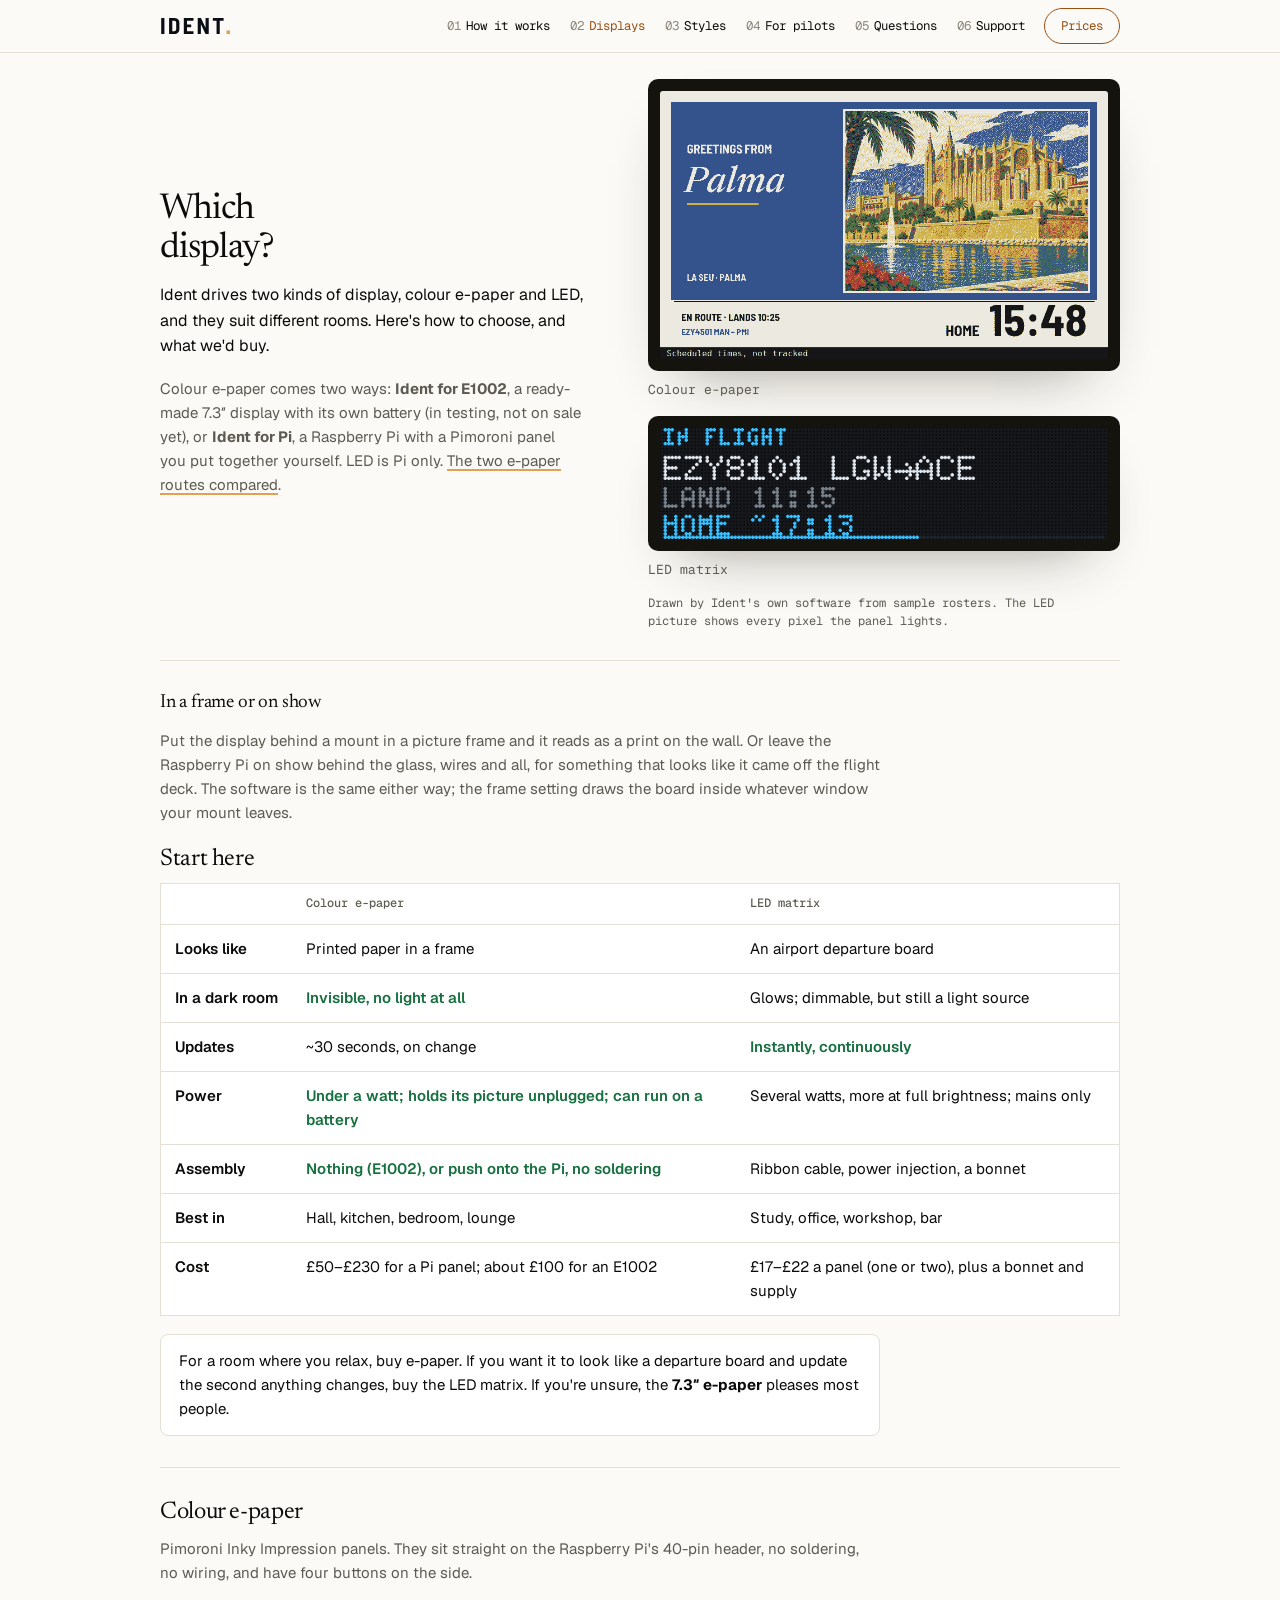
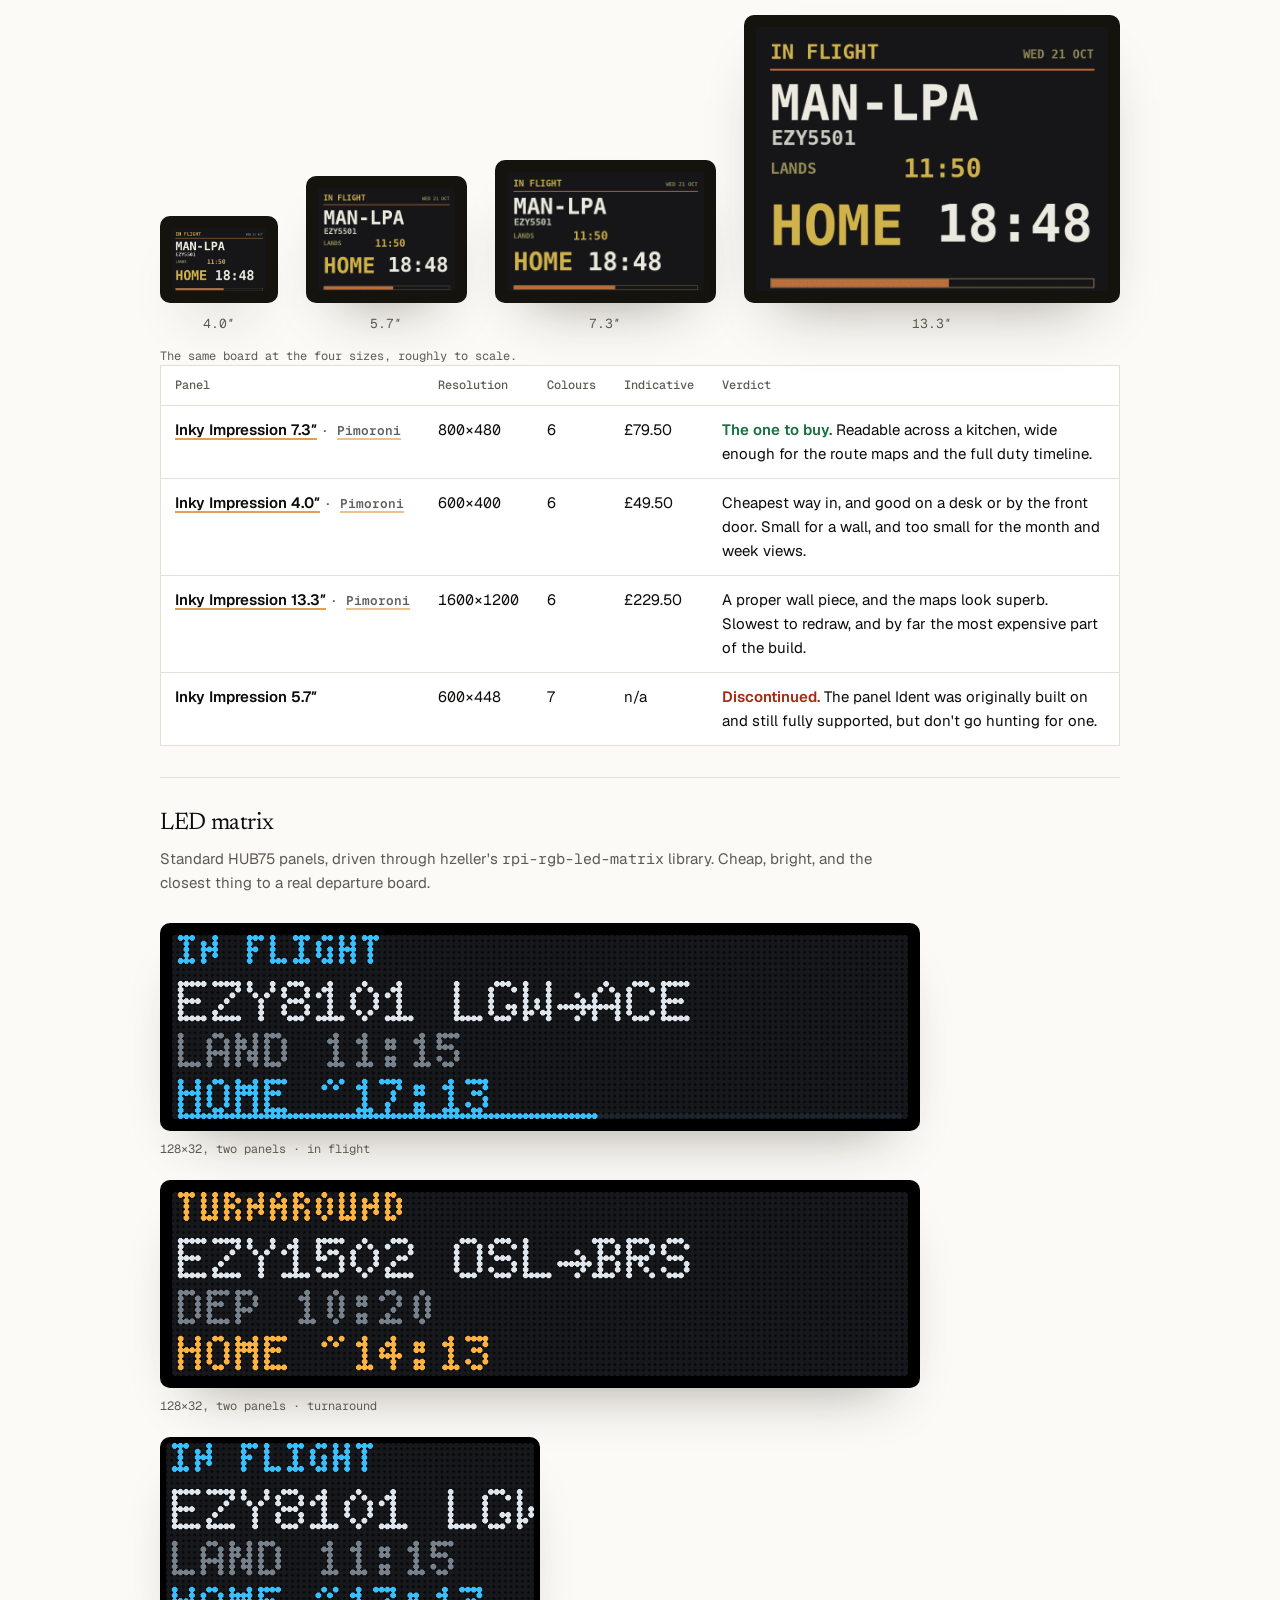
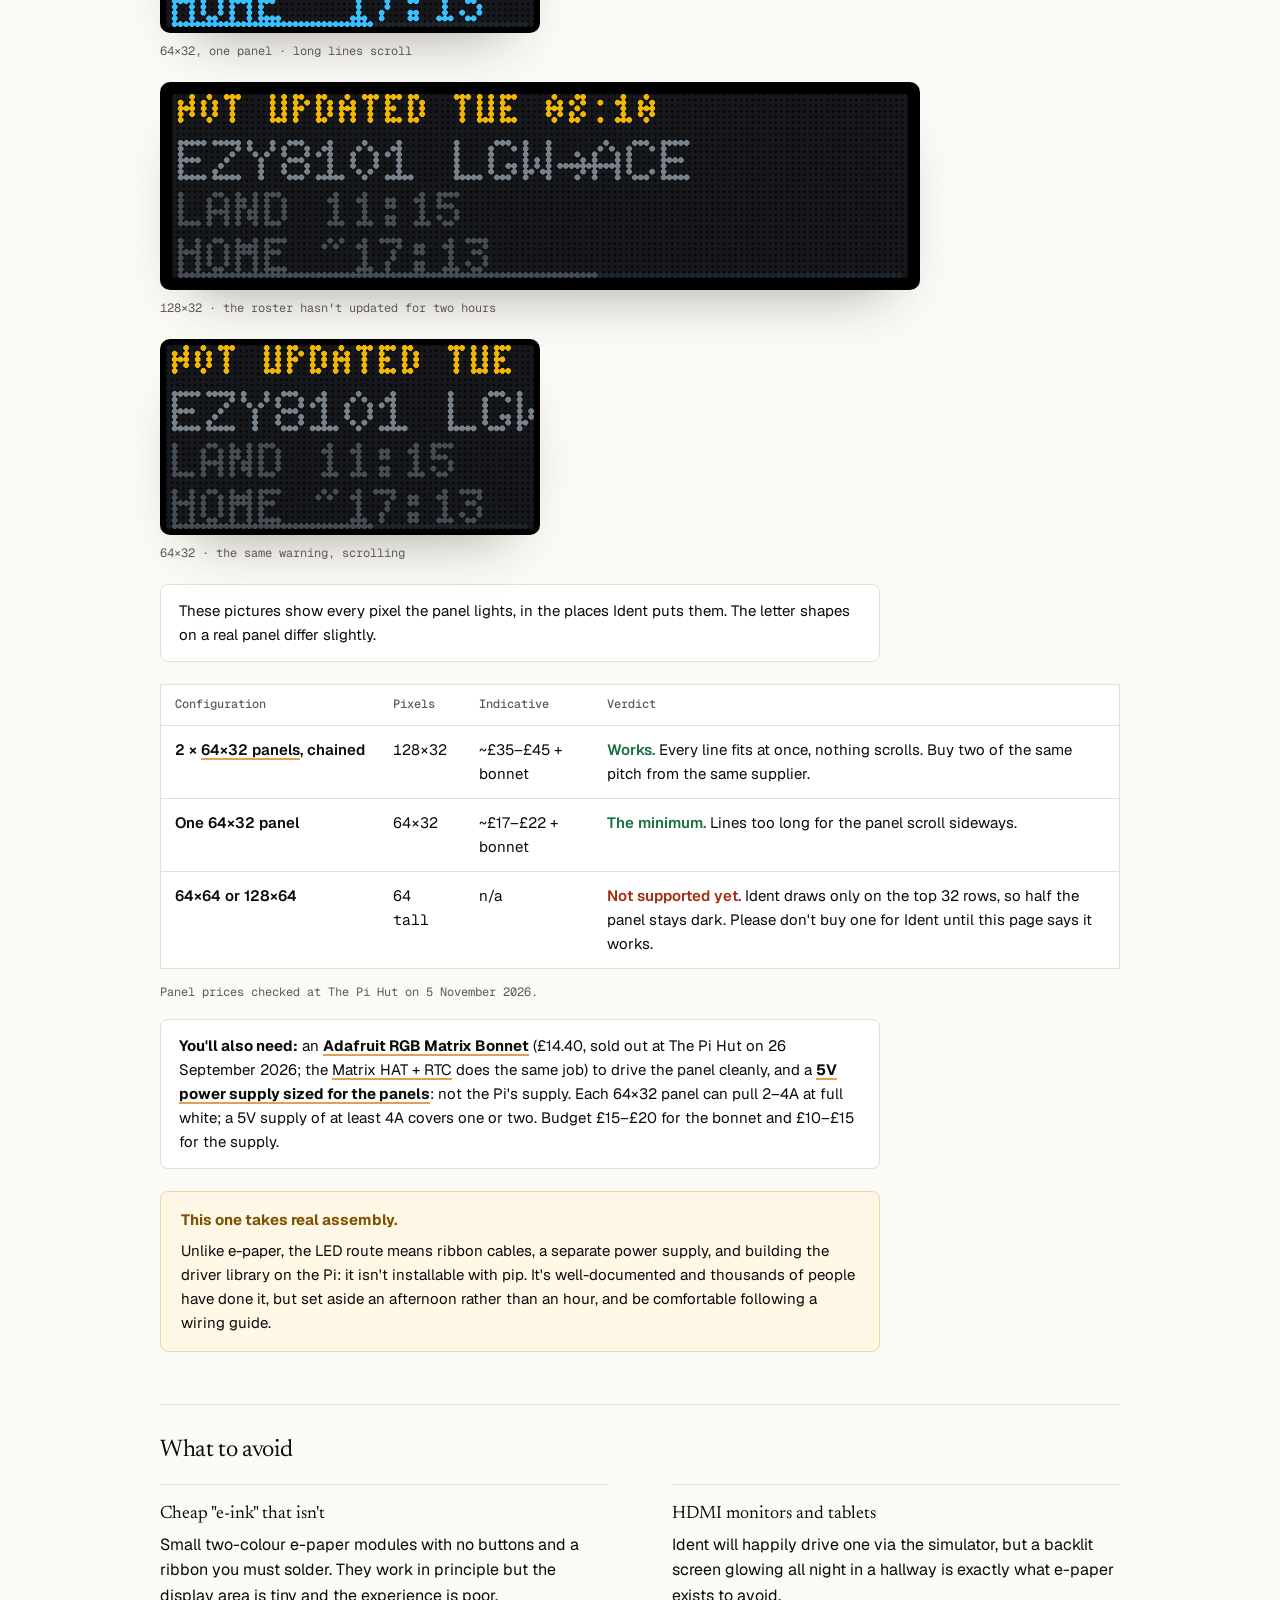
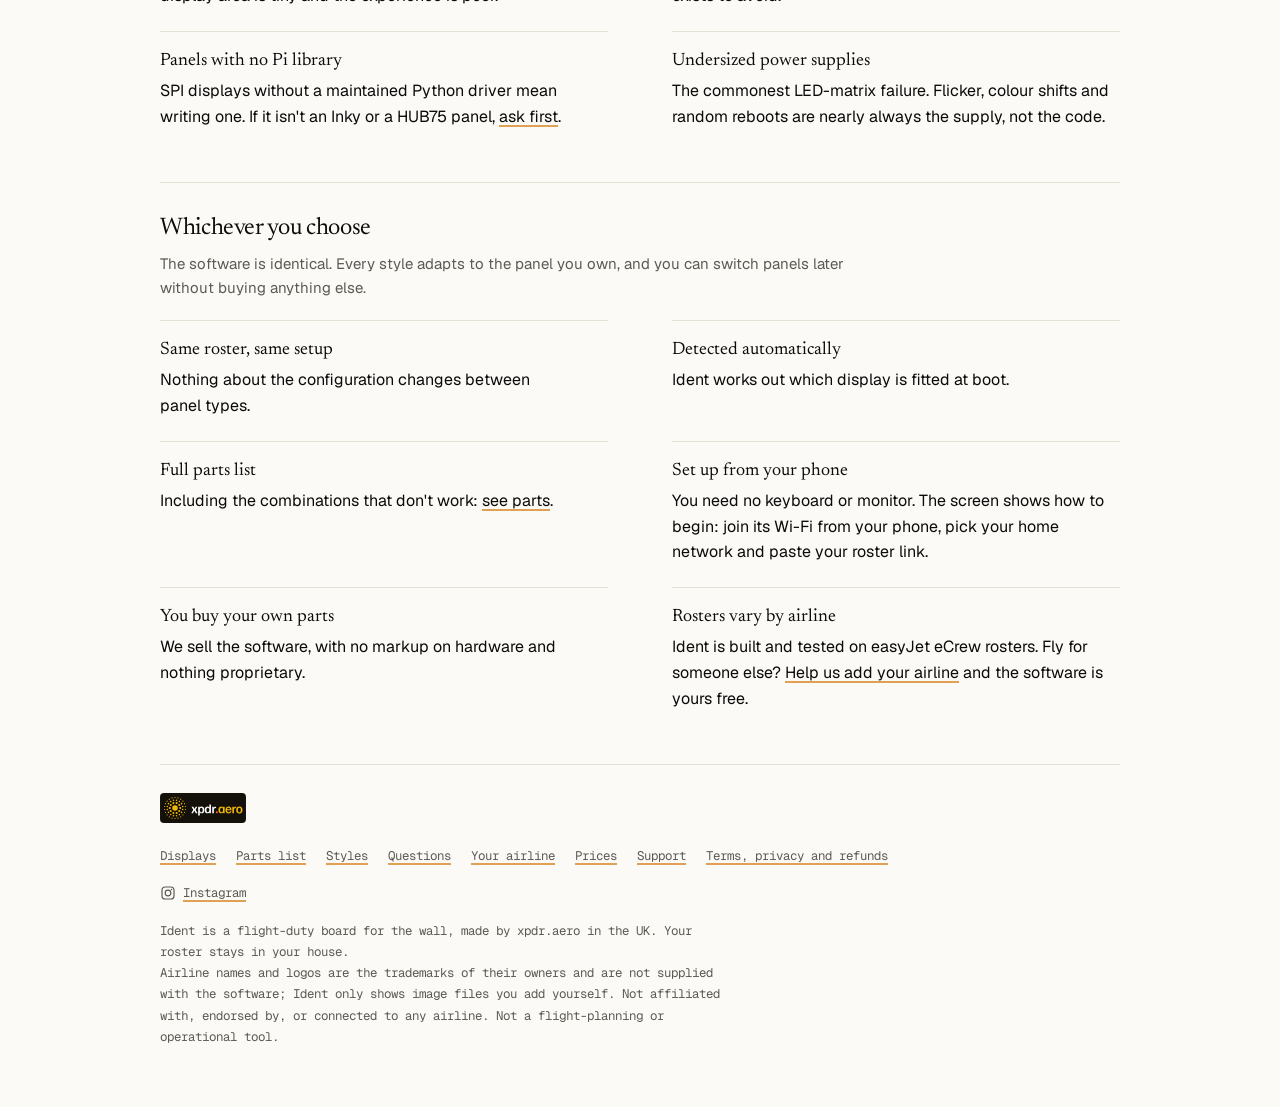
<file: displays.html>
<!doctype html>
<html lang="en">
<head>
<meta charset="utf-8">
<meta name="viewport" content="width=device-width,initial-scale=1">
<title>Ident: which display to buy</title>
<meta name="description" content="Which display works best with Ident: colour e-paper panels and HUB75 LED matrix panels compared, with recommendations and the ones to avoid.">
<link rel="icon" href="/favicon.svg" type="image/svg+xml">
<link rel="icon" href="/favicon-32.png" type="image/png" sizes="32x32">
<link rel="icon" href="/favicon-16.png" type="image/png" sizes="16x16">
<link rel="apple-touch-icon" href="/apple-touch-icon.png">
<meta name="theme-color" content="#fbfaf7">
<link rel="stylesheet" href="style.css">
</head>
<body>
<a class="skip" href="#main">Skip to content</a>

<nav aria-label="Main"><div class="wrap">
  <a class="brand" href="index.html"><img src="/img/ident-wordmark-light.svg" alt="Ident" width="70" height="16"></a>
  <div class="links">
    <a class="l" href="index.html#how"><span>01</span>How it works</a>
    <a class="l" href="displays.html" aria-current="page"><span>02</span>Displays</a>
    <a class="l" href="styles.html"><span>03</span>Styles</a>
    <a class="l" href="pilots.html"><span>04</span>For pilots</a>
    <a class="l" href="faq.html"><span>05</span>Questions</a>
    <a class="l" href="support.html"><span>06</span>Support</a>
    <a class="l cta" href="buy.html">Prices</a>
  </div>
  <div class="phone">
    <a class="l cta" href="buy.html">Prices</a>
    <details class="menu"><summary aria-label="Menu"><span class="bars" aria-hidden="true"></span>Menu</summary>
      <div class="sheet">
        <a href="index.html#how"><span>01</span>How it works</a>
        <a href="displays.html" aria-current="page"><span>02</span>Displays</a>
        <a href="styles.html"><span>03</span>Styles</a>
        <a href="pilots.html"><span>04</span>For pilots</a>
        <a href="faq.html"><span>05</span>Questions</a>
        <a href="support.html"><span>06</span>Support</a>
        <a href="buy.html"><span>07</span>Prices</a>
      </div>
    </details>
  </div>
</div></nav>

<main id="main">

<header><div class="wrap herogrid">
  <div class="herotext">
    <h1>Which display?</h1>
    <p class="lead">Ident drives two kinds of display, colour e-paper and LED, and they suit different
      rooms. Here's how to choose, and what we'd buy.</p>
    <p class="sub">Colour e-paper comes two ways: <b>Ident for E1002</b>, a ready-made 7.3&Prime; display with its own
      battery (in testing, not on sale yet), or <b>Ident for Pi</b>, a Raspberry Pi with a Pimoroni panel you
      put together yourself. LED is Pi only. <a href="parts.html#compare">The two e-paper routes compared</a>.</p>
  </div>
  <div class="hero-dev">
    <div class="hero-pair">
      <figure><figure class="dev "><img src="img/scenes/d_hero_destinations_palma.png" alt="The Destinations style, Picture Postcard, on a colour e-paper panel: greetings from Palma, home 15:48" width="1600" height="960" loading="lazy"></figure><figcaption>Colour e-paper</figcaption></figure>
      <figure><figure class="dev "><img src="img/scenes/led_px_128x32_inflight.png" alt="Two chained 64 by 32 LED panels: IN FLIGHT, EZY8101 LGW to ACE, land and home times" width="1024" height="256" loading="lazy"></figure><figcaption>LED matrix</figcaption></figure>
    </div>
    <p class="rnd">Drawn by Ident's own software from sample rosters. The LED picture shows every pixel the panel lights.</p>
  </div>
</div></header>

<section><div class="wrap">
  <p class="lede" style="margin-top:0">In a frame or on show</p>
  <p class="sub">Put the display behind a mount in a picture frame and it reads as a print
    on the wall. Or leave the Raspberry Pi on show behind the glass, wires and all, for
    something that looks like it came off the flight deck. The software is the same
    either way; the frame setting draws the board inside whatever window your mount leaves.</p>

  <h2>Start here</h2>
  <table>
    <tr><th></th><th>Colour e-paper</th><th>LED matrix</th></tr>
    <tr><td class="k">Looks like</td><td data-label="Colour e-paper">Printed paper in a frame</td><td data-label="LED matrix">An airport departure board</td></tr>
    <tr><td class="k">In a dark room</td><td class="yes" data-label="Colour e-paper">Invisible, no light at all</td><td data-label="LED matrix">Glows; dimmable, but still a light source</td></tr>
    <tr><td class="k">Updates</td><td data-label="Colour e-paper">~30 seconds, on change</td><td class="yes" data-label="LED matrix">Instantly, continuously</td></tr>
    <tr><td class="k">Power</td><td class="yes" data-label="Colour e-paper">Under a watt; holds its picture unplugged; can run on a battery</td><td data-label="LED matrix">Several watts, more at full brightness; mains only</td></tr>
    <tr><td class="k">Assembly</td><td class="yes" data-label="Colour e-paper">Nothing (E1002), or push onto the Pi, no soldering</td><td data-label="LED matrix">Ribbon cable, power injection, a bonnet</td></tr>
    <tr><td class="k">Best in</td><td data-label="Colour e-paper">Hall, kitchen, bedroom, lounge</td><td data-label="LED matrix">Study, office, workshop, bar</td></tr>
    <tr><td class="k">Cost</td><td data-label="Colour e-paper">£50–£230 for a Pi panel; about £100 for an E1002</td><td data-label="LED matrix">£17–£22 a panel (one or two), plus a bonnet and supply</td></tr>
  </table>
  <div class="note" style="margin-top:18px">
    For a room where you relax, buy e-paper. If you
    want it to look like a departure board and update the second anything changes, buy the
    LED matrix. If you're unsure, the <strong>7.3″ e-paper</strong> pleases most people.
  </div>
</div></section>

<section><div class="wrap">
  <h2>Colour e-paper</h2>
  <p class="sub">Pimoroni Inky Impression panels. They sit straight on the Raspberry Pi's
    40-pin header, no soldering, no wiring, and have four buttons on the side.</p>
  <div class="sizes">
    <figure class="size" style="--w:3.33"><figure class="dev "><img src="img/scenes/d_size_4_0.png" alt="A 4.0 inch e-paper panel showing the Solari board in flight, Manchester to Gran Canaria" width="1200" height="800" loading="lazy"></figure><figcaption>4.0″</figcaption></figure>
    <figure class="size" style="--w:4.56"><figure class="dev "><img src="img/scenes/d_size_5_7.png" alt="A 5.7 inch e-paper panel showing the Solari board in flight, Manchester to Gran Canaria" width="1200" height="896" loading="lazy"></figure><figcaption>5.7″</figcaption></figure>
    <figure class="size" style="--w:6.26"><figure class="dev "><img src="img/scenes/d_size_7_3.png" alt="A 7.3 inch e-paper panel showing the Solari board in flight, Manchester to Gran Canaria" width="1600" height="960" loading="lazy"></figure><figcaption>7.3″</figcaption></figure>
    <figure class="size" style="--w:10.64"><figure class="dev "><img src="img/scenes/d_size_13_3.png" alt="A 13.3 inch e-paper panel showing the Solari board in flight, Manchester to Gran Canaria" width="1600" height="1200" loading="lazy"></figure><figcaption>13.3″</figcaption></figure>
  </div>
  <p class="rnd">The same board at the four sizes<span class="scale-note">, roughly to scale</span>.</p>

  <table>
    <tr><th>Panel</th><th>Resolution</th><th>Colours</th><th>Indicative</th><th>Verdict</th></tr>
    <tr><td class="k"><a href="https://thepihut.com/products/inky-impression-7-3-2025-edition" target="_blank" rel="noopener">Inky Impression 7.3″</a> <span class="mono" style="opacity:.65;font-size:.85em">· <a href="https://shop.pimoroni.com/products/inky-impression" target="_blank" rel="noopener">Pimoroni</a></span></td><td class="mono" data-label="Resolution">800×480</td><td data-label="Colours">6</td><td data-label="Indicative">£79.50</td>
      <td data-label="Verdict"><span class="yes">The one to buy.</span> Readable across a kitchen, wide enough for
        the route maps and the full duty timeline.</td></tr>
    <tr><td class="k"><a href="https://thepihut.com/products/inky-impression-4-0" target="_blank" rel="noopener">Inky Impression 4.0″</a> <span class="mono" style="opacity:.65;font-size:.85em">· <a href="https://shop.pimoroni.com/products/inky-impression" target="_blank" rel="noopener">Pimoroni</a></span></td><td class="mono" data-label="Resolution">600×400</td><td data-label="Colours">6</td><td data-label="Indicative">£49.50</td>
      <td data-label="Verdict">Cheapest way in, and good on a desk or by the front door. Small for a wall, and too small for the month and week views.</td></tr>
    <tr><td class="k"><a href="https://thepihut.com/products/inky-impression-13-3-2025-edition" target="_blank" rel="noopener">Inky Impression 13.3″</a> <span class="mono" style="opacity:.65;font-size:.85em">· <a href="https://shop.pimoroni.com/products/inky-impression" target="_blank" rel="noopener">Pimoroni</a></span></td><td class="mono" data-label="Resolution">1600×1200</td><td data-label="Colours">6</td><td data-label="Indicative">£229.50</td>
      <td data-label="Verdict">A proper wall piece, and the maps look superb. Slowest to redraw, and by far the
        most expensive part of the build.</td></tr>
    <tr><td class="k">Inky Impression 5.7″</td><td class="mono" data-label="Resolution">600×448</td><td data-label="Colours">7</td><td data-label="Indicative">n/a</td>
      <td data-label="Verdict"><span class="no">Discontinued.</span> The panel Ident was originally built on and
        still fully supported, but don't go hunting for one.</td></tr>
  </table>
</div></section>

<section><div class="wrap">
  <h2>LED matrix</h2>
  <p class="sub">Standard HUB75 panels, driven through hzeller's <span class="mono">rpi-rgb-led-matrix</span>
    library. Cheap, bright, and the closest thing to a real departure board.</p>
  <div class="ledstack">
    <figure class="led"><figure class="dev ledf"><img src="img/scenes/led_px_128x32_inflight.png" alt="Two chained 64 by 32 LED panels: IN FLIGHT, EZY8101 LGW to ACE, LAND 11:15, HOME about 17:13" width="1024" height="256" loading="lazy"></figure><figcaption>128&times;32, two panels &middot; in flight</figcaption></figure>
    <figure class="led"><figure class="dev ledf"><img src="img/scenes/led_px_128x32_turnaround.png" alt="Two chained 64 by 32 LED panels: TURNAROUND, EZY1502 OSL to BRS, DEP 10:20, HOME about 14:13" width="1024" height="256" loading="lazy"></figure><figcaption>128&times;32, two panels &middot; turnaround</figcaption></figure>
    <figure class="led half"><figure class="dev ledf"><img src="img/scenes/led_px_64x32_inflight.gif" alt="One 64 by 32 LED panel: the same screen, with the flight line EZY8101 LGW to ACE scrolling sideways because it is too long for the panel" width="512" height="256" loading="lazy"></figure><figcaption>64&times;32, one panel &middot; long lines scroll</figcaption></figure>
    <figure class="led"><figure class="dev ledf"><img src="img/scenes/led_px_128x32_stale.png" alt="Two chained 64 by 32 LED panels with an out-of-date roster: NOT UPDATED TUE 08:10 in yellow on the top line, the flight, land and home times in grey" width="1024" height="256" loading="lazy"></figure><figcaption>128&times;32 &middot; the roster hasn't updated for two hours</figcaption></figure>
    <figure class="led half"><figure class="dev ledf"><img src="img/scenes/led_px_64x32_stale.gif" alt="One 64 by 32 LED panel with an out-of-date roster: NOT UPDATED TUE 08:10 in yellow scrolling across the top line, the rest in grey" width="512" height="256" loading="lazy"></figure><figcaption>64&times;32 &middot; the same warning, scrolling</figcaption></figure>
  </div>

  <p class="note" style="margin:22px 0">These pictures show every pixel the panel lights, in the places Ident puts them. The letter shapes on a real panel differ slightly.</p>
  <table>
    <tr><th>Configuration</th><th>Pixels</th><th>Indicative</th><th>Verdict</th></tr>
    <tr><td class="k">2 &times; <a href="https://thepihut.com/products/rgb-full-colour-led-matrix-panel-4mm-pitch-64x32-pixels" target="_blank" rel="noopener">64&times;32 panels</a>, chained</td><td class="mono" data-label="Pixels">128&times;32</td><td data-label="Indicative">~&pound;35&ndash;&pound;45 + bonnet</td>
      <td data-label="Verdict"><span class="yes">Works.</span> Every line fits at once, nothing scrolls. Buy two of the same pitch from the same supplier.</td></tr>
    <tr><td class="k">One 64&times;32 panel</td><td class="mono" data-label="Pixels">64&times;32</td><td data-label="Indicative">~&pound;17&ndash;&pound;22 + bonnet</td>
      <td data-label="Verdict"><span class="yes">The minimum.</span> Lines too long for the panel scroll sideways.</td></tr>
    <tr><td class="k">64&times;64 or 128&times;64</td><td class="mono" data-label="Pixels">64 tall</td><td data-label="Indicative">n/a</td>
      <td data-label="Verdict"><span class="no">Not supported yet.</span> Ident draws only on the top 32 rows, so half the panel stays dark. Please don't buy one for Ident until this page says it works.</td></tr>
  </table>
  <p class="rnd">Panel prices checked at The Pi Hut on 5 November 2026.</p>

  <div class="note" style="margin-top:18px">
    <strong>You'll also need:</strong> an <strong><a href="https://thepihut.com/products/adafruit-rgb-matrix-bonnet-for-raspberry-pi-ada3211" target="_blank" rel="noopener">Adafruit RGB Matrix Bonnet</a></strong> (£14.40, sold out at
    The Pi Hut on 26 September 2026; the <a href="https://thepihut.com/products/adafruit-rgb-matrix-hat-rtc-for-raspberry-pi-mini-kit" target="_blank" rel="noopener">Matrix HAT + RTC</a> does the same job) to
    drive the panel cleanly, and a <strong><a href="https://thepihut.com/products/5v-4a-power-supply-2-1mm-jack" target="_blank" rel="noopener">5V power supply sized for the panels</a></strong>: not the
    Pi's supply. Each 64×32 panel can pull 2–4A at full white; a 5V supply of at least 4A covers one or two. Budget £15–£20 for the
    bonnet and £10–£15 for the supply.
  </div>

  <div class="warn">
    <strong>This one takes real assembly.</strong>
    <p>Unlike e-paper, the LED route means ribbon cables, a separate power supply, and building
      the driver library on the Pi: it isn't installable with pip. It's well-documented and
      thousands of people have done it, but set aside an afternoon rather than an hour, and be
      comfortable following a wiring guide.</p>
  </div>
</div></section>

<section><div class="wrap">
  <h2>What to avoid</h2>
  <div class="ruled">
    <div><h3>Cheap "e-ink" that isn't</h3>
      <p>Small two-colour e-paper modules with no buttons and a ribbon you must solder.
        They work in principle but the display area is tiny and the experience is poor.</p></div>
    <div><h3>HDMI monitors and tablets</h3>
      <p>Ident will happily drive one via the simulator, but a backlit screen glowing all
        night in a hallway is exactly what e-paper exists to avoid.</p></div>
    <div><h3>Panels with no Pi library</h3>
      <p>SPI displays without a maintained Python driver mean writing one. If it isn't an
        Inky or a HUB75 panel, <a href="support.html">ask first</a>.</p></div>
    <div><h3>Undersized power supplies</h3>
      <p>The commonest LED-matrix failure. Flicker, colour shifts and random reboots are
        nearly always the supply, not the code.</p></div></div>
</div></section>

<section><div class="wrap">
  <h2>Whichever you choose</h2>
  <p class="sub">The software is identical. Every style adapts to the panel you own, and you can
    switch panels later without buying anything else.</p>
  <div class="ruled">
    <div><h3>Same roster, same setup</h3><p>Nothing about the configuration changes between panel types.</p></div>
    <div><h3>Detected automatically</h3><p>Ident works out which display is fitted at boot.</p></div>
    <div><h3>Full parts list</h3><p>Including the combinations that don't work: <a href="parts.html">see parts</a>.</p></div>
    <div><h3>Set up from your phone</h3><p>You need no keyboard or monitor. The screen shows how to begin: join its Wi-Fi from your phone, pick your home network and paste your roster link.</p></div>
    <div><h3>You buy your own parts</h3><p>We sell the software, with no markup on hardware and nothing proprietary.</p></div>
    <div><h3>Rosters vary by airline</h3><p>Ident is built and tested on easyJet eCrew rosters. Fly for someone else? <a href="airlines.html">Help us add your airline</a> and the software is yours free.</p></div>
  </div>
</div></section>

</main>

<footer><div class="wrap">
  <a class="xp" href="https://xpdr.aero/"><img src="/img/xpdr-lockup-A2-on-dark.svg" alt="xpdr.aero" width="86" height="30"></a>
  <div class="fl">
    <a href="displays.html">Displays</a><a href="parts.html">Parts list</a><a href="styles.html">Styles</a>
    <a href="faq.html">Questions</a><a href="airlines.html">Your airline</a><a href="buy.html">Prices</a>
    <a href="support.html">Support</a><a href="legal.html">Terms, privacy and refunds</a>
  </div>
  <ul class="social" aria-label="Ident elsewhere">
    <li><a href="https://www.instagram.com/ident.aero/" rel="me noopener"><svg viewBox="0 0 24 24" width="16" height="16" aria-hidden="true"><rect x="3" y="3" width="18" height="18" rx="5" fill="none" stroke="currentColor" stroke-width="1.8"/><circle cx="12" cy="12" r="4.2" fill="none" stroke="currentColor" stroke-width="1.8"/><circle cx="17.3" cy="6.7" r="1.1" fill="currentColor"/></svg>Instagram</a></li>
    <!-- Other networks: one <li> each, the same shape, in this list. -->
  </ul>
  <p>Ident is a flight-duty board for the wall, made by xpdr.aero in the UK. Your roster stays in your house.<br>
    Airline names and logos are the trademarks of their owners and are not supplied with the software; Ident only
    shows image files you add yourself. Not affiliated with, endorsed by, or connected to any airline. Not a flight-planning or operational tool.</p>
</div></footer>

</body></html>
</file>
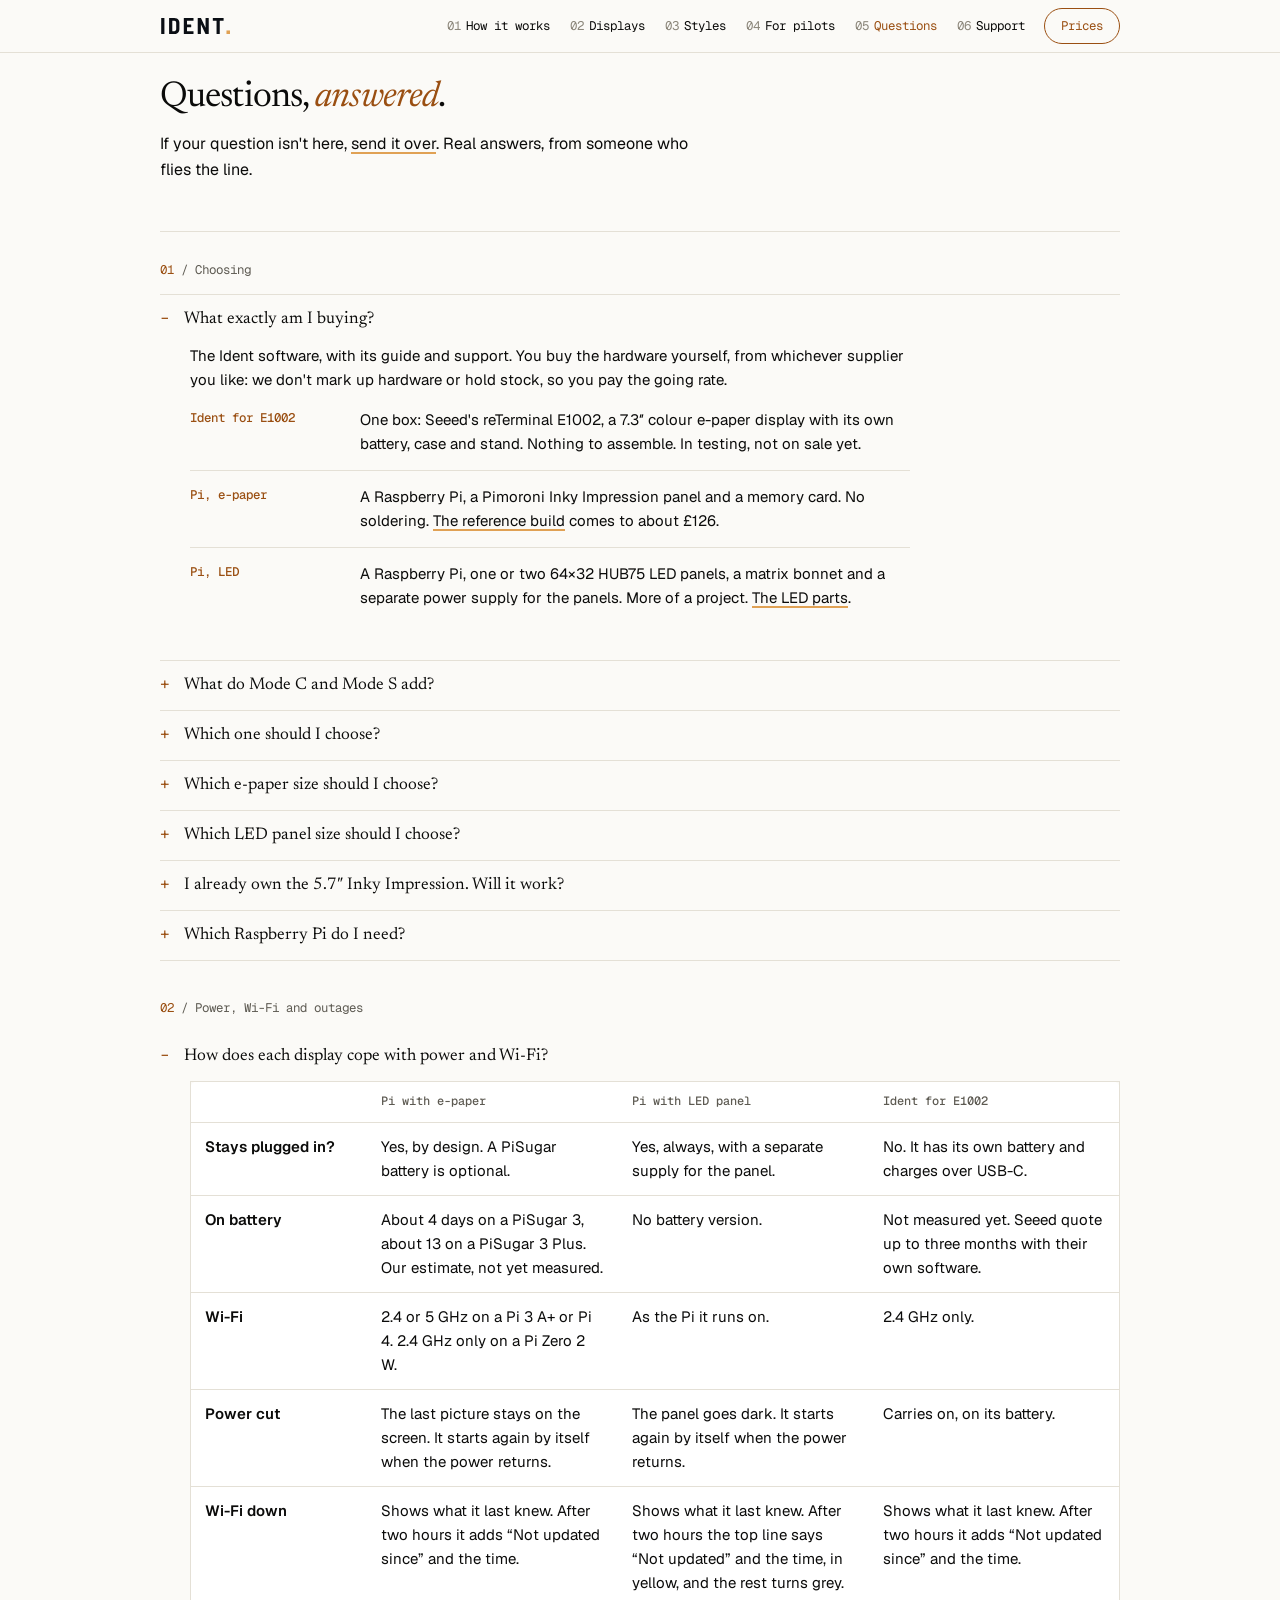
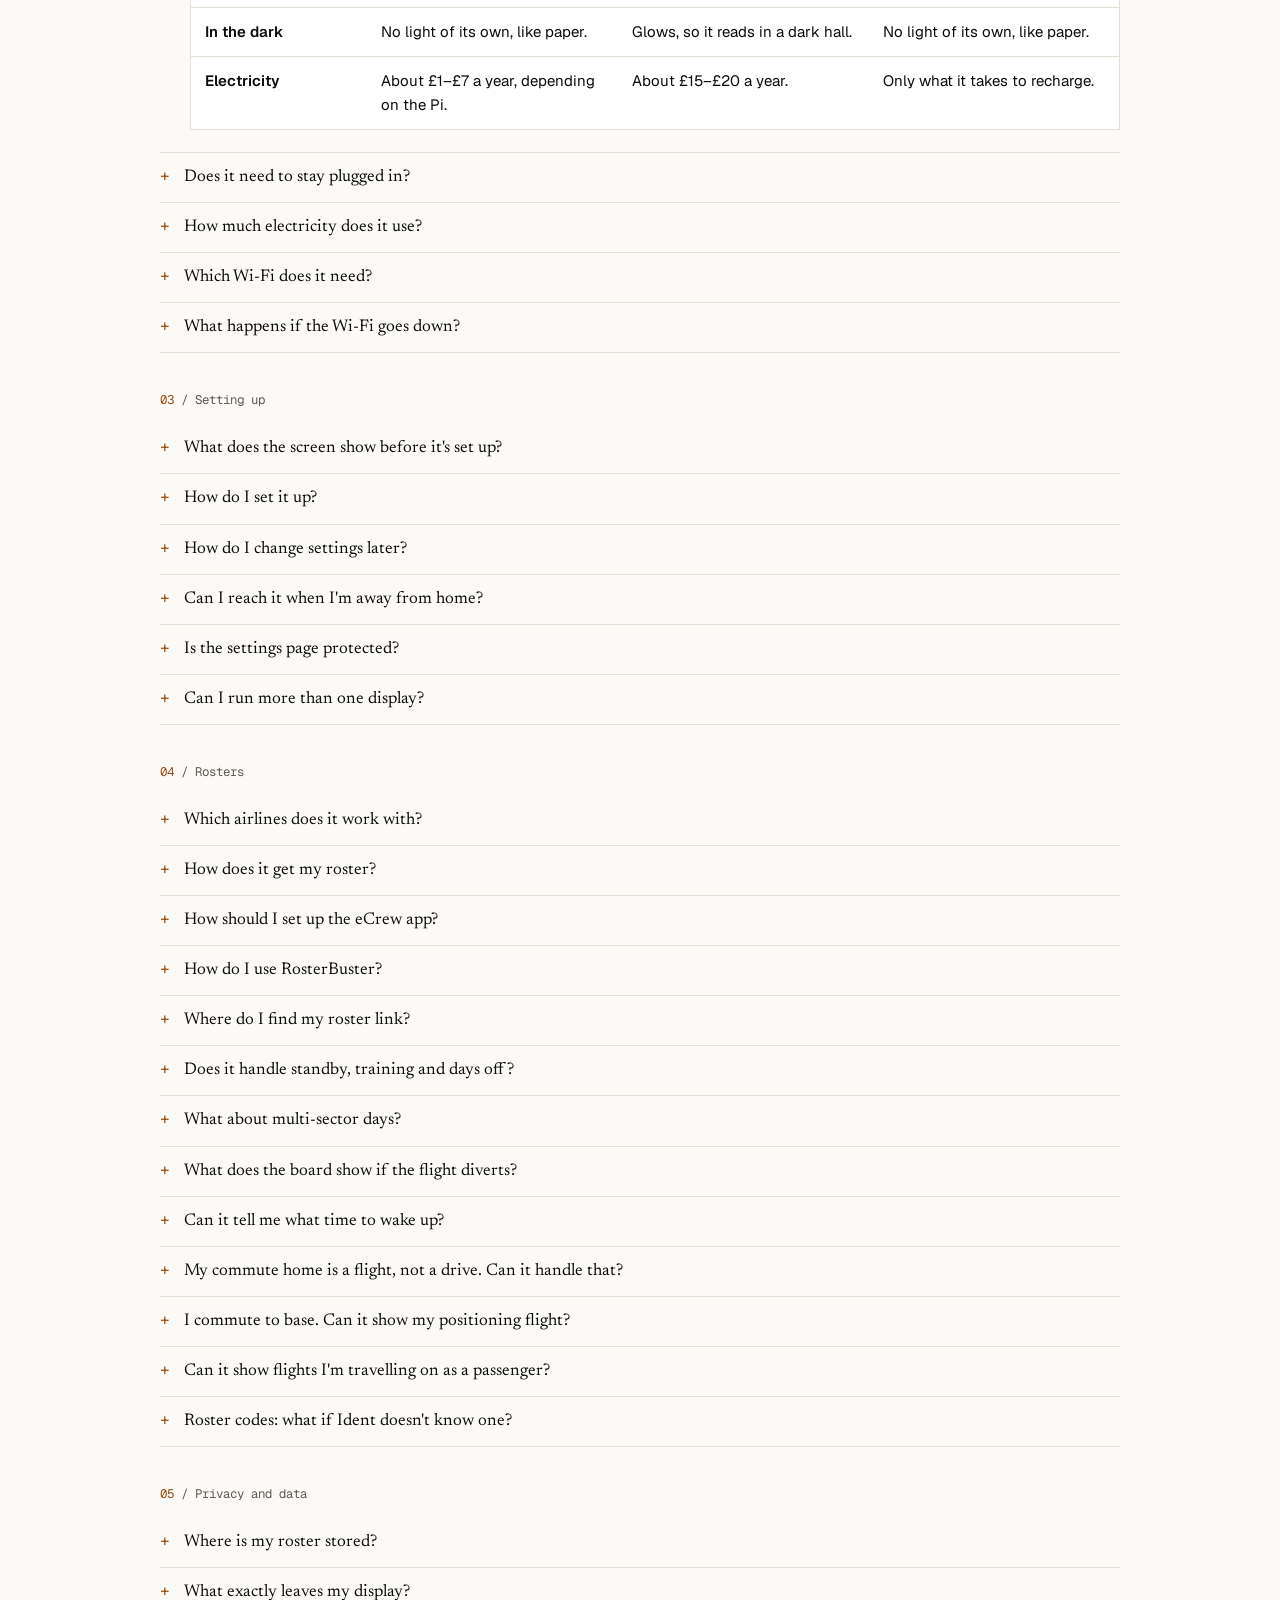
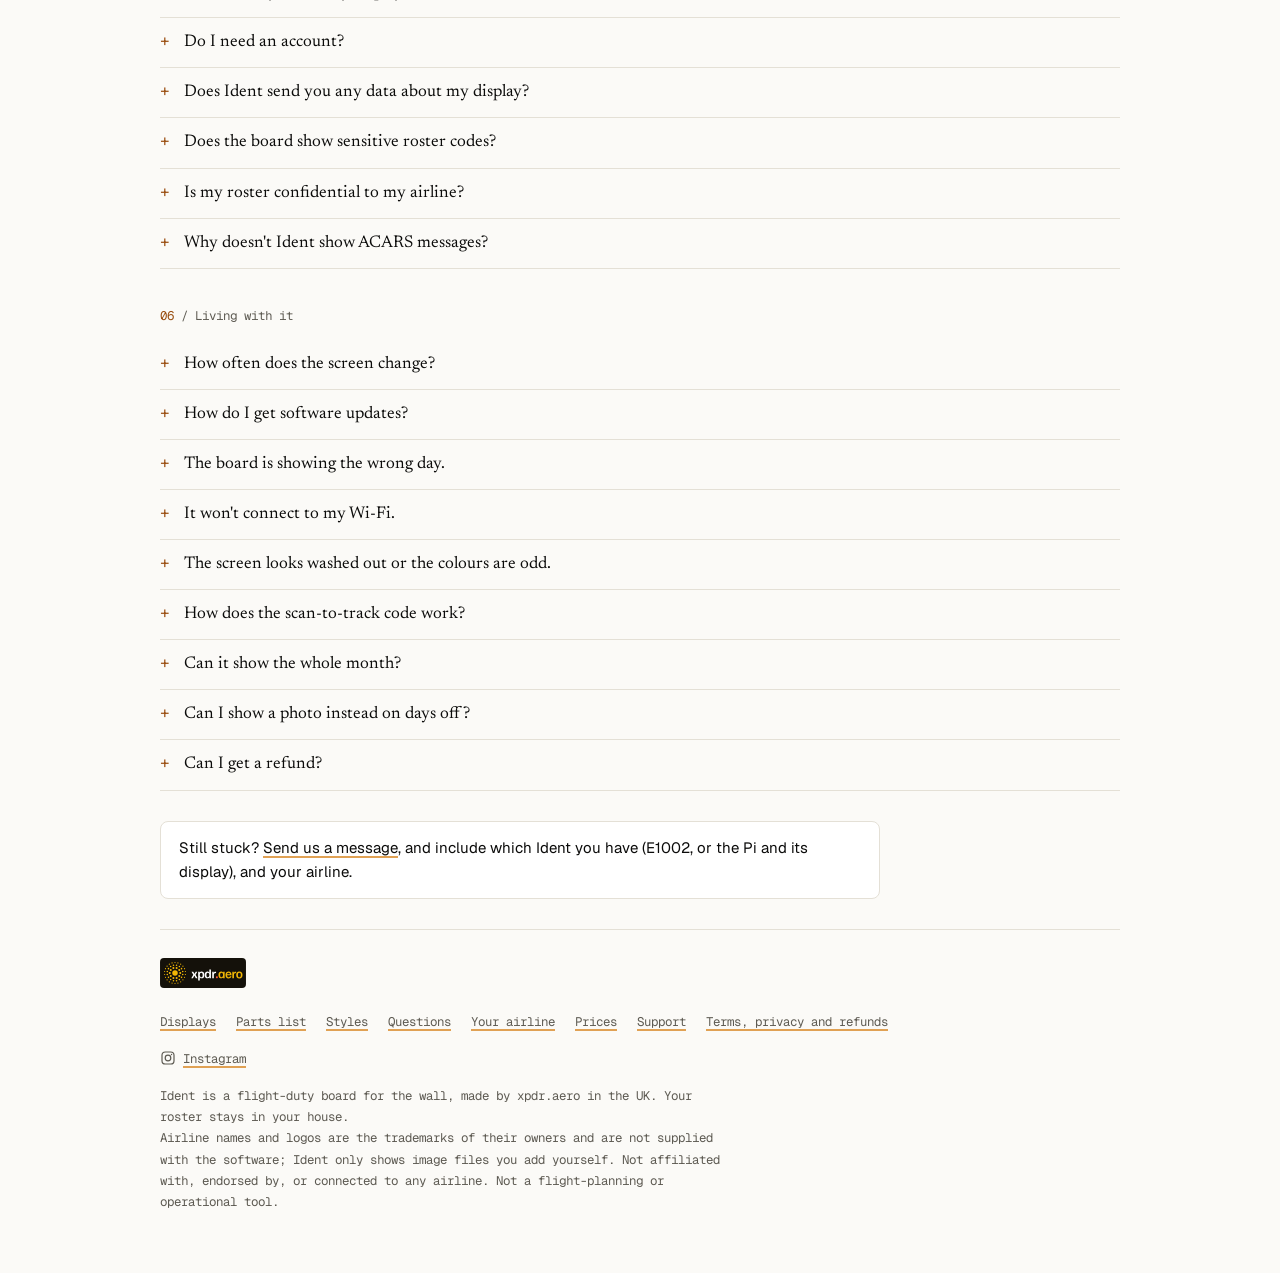
<file: faq.html>
<!doctype html>
<html lang="en">
<head>
<meta charset="utf-8">
<meta name="viewport" content="width=device-width,initial-scale=1">
<title>Ident: frequently asked questions</title>
<meta name="description" content="Answers about Ident: which display and Raspberry Pi to buy, Wi-Fi requirements, roster compatibility, privacy, remote access, updates and troubleshooting.">
<link rel="icon" href="/favicon.svg" type="image/svg+xml">
<link rel="icon" href="/favicon-32.png" type="image/png" sizes="32x32">
<link rel="icon" href="/favicon-16.png" type="image/png" sizes="16x16">
<link rel="apple-touch-icon" href="/apple-touch-icon.png">
<meta name="theme-color" content="#fbfaf7">
<link rel="stylesheet" href="style.css">
</head>
<body>
<a class="skip" href="#main">Skip to content</a>

<nav aria-label="Main"><div class="wrap">
  <a class="brand" href="index.html"><img src="/img/ident-wordmark-light.svg" alt="Ident" width="70" height="16"></a>
  <div class="links">
    <a class="l" href="index.html#how"><span>01</span>How it works</a>
    <a class="l" href="displays.html"><span>02</span>Displays</a>
    <a class="l" href="styles.html"><span>03</span>Styles</a>
    <a class="l" href="pilots.html"><span>04</span>For pilots</a>
    <a class="l" href="faq.html" aria-current="page"><span>05</span>Questions</a>
    <a class="l" href="support.html"><span>06</span>Support</a>
    <a class="l cta" href="buy.html">Prices</a>
  </div>
  <div class="phone">
    <a class="l cta" href="buy.html">Prices</a>
    <details class="menu"><summary aria-label="Menu"><span class="bars" aria-hidden="true"></span>Menu</summary>
      <div class="sheet">
        <a href="index.html#how"><span>01</span>How it works</a>
        <a href="displays.html"><span>02</span>Displays</a>
        <a href="styles.html"><span>03</span>Styles</a>
        <a href="pilots.html"><span>04</span>For pilots</a>
        <a href="faq.html" aria-current="page"><span>05</span>Questions</a>
        <a href="support.html"><span>06</span>Support</a>
        <a href="buy.html"><span>07</span>Prices</a>
      </div>
    </details>
  </div>
</div></nav>

<main id="main">

<header><div class="wrap">
  <h1>Questions, <em>answered</em>.</h1>
  <p class="lead">If your question isn't here, <a href="support.html">send it over</a>. Real
    answers, from someone who flies the line.</p>
</div></header>

<section><div class="wrap">

<h2 class="faqcat" id="choosing"><b>01</b> / Choosing</h2>

<details open><summary>What exactly am I buying?</summary><div class="body">
<p>The Ident software, with its guide and support. You buy the hardware yourself, from whichever supplier you like: we don't mark up hardware or hold stock, so you pay the going rate.</p><div class="per">
<div><b class="p">Ident for E1002</b><div><p>One box: Seeed's reTerminal E1002, a 7.3&Prime; colour e-paper display with its own battery, case and stand. Nothing to assemble. In testing, not on sale yet.</p></div></div>
<div><b class="p">Pi, e-paper</b><div><p>A Raspberry Pi, a Pimoroni Inky Impression panel and a memory card. No soldering. <a href="parts.html#reference">The reference build</a> comes to about &pound;126.</p></div></div>
<div><b class="p">Pi, LED</b><div><p>A Raspberry Pi, one or two 64&times;32 HUB75 LED panels, a matrix bonnet and a separate power supply for the panels. More of a project. <a href="parts.html#led">The LED parts</a>.</p></div></div>
</div>
</div></details>

<!-- SHOP CLOSED (2 Nov 2026): at launch, replace "Not on sale yet: coming
     soon." below with nothing, or with a line about checkout. Prices must
     match buy.html. -->
<details><summary>What do Mode C and Mode S add?</summary><div class="body">
<p>Mode A is bought once and keeps working for as long as you have it: your roster, every style, the wake-up time and the month calendar.</p>
<ul>
<li><strong>Mode A, &pound;19.99, once.</strong> Your scheduled times, from your roster. If you allow flight lookups, delays and diversions too.</li>
<li><strong>Mode C, &pound;2.99 a month or &pound;29.99 a year.</strong> Live landing times from the aircraft&rsquo;s actual position, and diversions as they happen.</li>
<li><strong>Mode S, &pound;3.99 a month or &pound;39.99 a year.</strong> Everything in Mode C, plus the drive home in traffic and the detailed style.</li>
</ul>
<p>Modes C and S are subscriptions because the live flight data is charged for every request, for every display, and its terms don&rsquo;t let us pass our access on to you. The price is all you pay, with no VAT or other fees. UK customers only for now. Cancel in two clicks; within 14 days you get everything back. Not on sale yet. <a href="buy.html">Compare the three</a>, or see <a href="#what-leaves">what each one sends</a>.</p>
<p class="rnd">Flight data: Flightradar24</p></div></details>

<details><summary>Which one should I choose?</summary><div class="body">
<p>If you'd rather not build anything, or want it on battery, the <b>E1002</b> (once it's on sale). If you want every style, a choice of sizes and settings from your phone at any time, a <b>Pi with e-paper</b>; the 7.3&Prime; pleases most people. If you want it to glow like a departure board in a study or a hall, the <b>LED</b>.</p><p><a href="parts.html#compare">Raspberry Pi or reTerminal, feature by feature</a>, and <a href="displays.html">e-paper or LED</a>.</p>
</div></details>

<details><summary>Which e-paper size should I choose?</summary><div class="body">
<p>The 7.3&Prime; Inky Impression if you're unsure: readable across a room and wide enough for the route maps. The 4.0&Prime; is the budget option and works well on a desk or a fridge door, but it is too small for the month and week views. The 13.3&Prime; is a proper wall piece but costs considerably more. All use Pimoroni's six-colour Spectra 6 e-paper and all are fully supported. The E1002 is 7.3&Prime; only.</p>
</div></details>

<details><summary>Which LED panel size should I choose?</summary><div class="body">
<p><b>At least one 64&times;32 panel.</b> Ident shows four lines on an LED panel: what's happening, the flight and route, the landing time and the home time. On one 64&times;32 panel a line too long for it scrolls sideways, then starts again. Two 64&times;32 panels chained side by side (128&times;32) show every line at once, with nothing scrolling. The 64&times;32 panel is the commonest HUB75 panel there is, about &pound;17&ndash;&pound;22 each; if you buy two, buy the same pitch from the same supplier.</p>
<p><b>64&times;64 and 128&times;64 panels</b> aren't supported yet: Ident draws only on the top 32 rows, so half the panel stays dark. Please don't buy one for Ident until this page says they work.</p>
<p>The e-paper styles, the scan-to-track code and the month calendar are e-paper only.</p>
</div></details>

<details><summary>I already own the 5.7″ Inky Impression. Will it work?</summary><div class="body">
<p>Yes, fully. That's the panel Ident was originally built on, and it has seven colours rather than
six. Pimoroni have discontinued it, so it isn't a sensible choice for a new build, but if you have
one it will keep working.</p></div></details>

<details><summary>Which Raspberry Pi do I need?</summary><div class="body">
<p>A Raspberry Pi 3 Model A+ is the reference build: header fitted, and its Wi-Fi works on both 2.4&nbsp;GHz and 5&nbsp;GHz. The Pi Zero 2 WH is smaller and uses less power, and is the first choice when you can get one, but its Wi-Fi is 2.4&nbsp;GHz only (see Wi-Fi, below). A Pi 4 (1&nbsp;GB) also works with e-paper. Buy the &ldquo;WH&rdquo; Zero, which has its header fitted; the plain Zero 2 W has nothing to plug the display into. <a href="parts.html#computers">The full list</a>.</p>
</div></details>

<h2 class="faqcat" id="power"><b>02</b> / Power, Wi-Fi and outages</h2>

<details open id="side-by-side"><summary>How does each display cope with power and Wi-Fi?</summary><div class="body">
<div class="tablewrap"><table class="cmp hw">
  <thead><tr><th></th><th>Pi with e-paper</th><th>Pi with LED panel</th><th>Ident for E1002</th></tr></thead>
  <tr><td class="k">Stays plugged in?</td>
    <td data-label="Pi with e-paper">Yes, by design. A PiSugar battery is optional.</td>
    <td data-label="Pi with LED panel">Yes, always, with a separate supply for the panel.</td>
    <td data-label="Ident for E1002">No. It has its own battery and charges over USB-C.</td></tr>
  <tr><td class="k">On battery</td>
    <td data-label="Pi with e-paper">About 4 days on a PiSugar 3, about 13 on a PiSugar 3 Plus. Our estimate, not yet measured.</td>
    <td data-label="Pi with LED panel">No battery version.</td>
    <td data-label="Ident for E1002">Not measured yet. Seeed quote up to three months with their own software.</td></tr>
  <tr><td class="k">Wi-Fi</td>
    <td data-label="Pi with e-paper">2.4 or 5&nbsp;GHz on a Pi 3 A+ or Pi 4. 2.4&nbsp;GHz only on a Pi Zero 2 W.</td>
    <td data-label="Pi with LED panel">As the Pi it runs on.</td>
    <td data-label="Ident for E1002">2.4&nbsp;GHz only.</td></tr>
  <tr><td class="k">Power cut</td>
    <td data-label="Pi with e-paper">The last picture stays on the screen. It starts again by itself when the power returns.</td>
    <td data-label="Pi with LED panel">The panel goes dark. It starts again by itself when the power returns.</td>
    <td data-label="Ident for E1002">Carries on, on its battery.</td></tr>
  <tr><td class="k">Wi-Fi down</td>
    <td data-label="Pi with e-paper">Shows what it last knew. After two hours it adds &ldquo;Not updated since&rdquo; and the time.</td>
    <td data-label="Pi with LED panel">Shows what it last knew. After two hours the top line says &ldquo;Not updated&rdquo; and the time, in yellow, and the rest turns grey.</td>
    <td data-label="Ident for E1002">Shows what it last knew. After two hours it adds &ldquo;Not updated since&rdquo; and the time.</td></tr>
  <tr><td class="k">In the dark</td>
    <td data-label="Pi with e-paper">No light of its own, like paper.</td>
    <td data-label="Pi with LED panel">Glows, so it reads in a dark hall.</td>
    <td data-label="Ident for E1002">No light of its own, like paper.</td></tr>
  <tr><td class="k">Electricity</td>
    <td data-label="Pi with e-paper">About &pound;1&ndash;&pound;7 a year, depending on the Pi.</td>
    <td data-label="Pi with LED panel">About &pound;15&ndash;&pound;20 a year.</td>
    <td data-label="Ident for E1002">Only what it takes to recharge.</td></tr>
</table></div>
</div></details>

<details><summary>Does it need to stay plugged in?</summary><div class="body">
<div class="per">
<div><b class="p">Ident for E1002</b><div><p>No. It runs on its 2000&nbsp;mAh battery and sleeps between checks: every 20 minutes while you're rostered to work, hourly otherwise, and not overnight unless you're working. We haven't measured Ident's battery life yet and will publish it when we have. Left on USB, choose <i>Plugged in</i> in its settings: it then checks every 10 to 15 minutes and keeps its settings page open.</p></div></div>
<div><b class="p">Pi, e-paper</b><div><p>It's designed to be plugged in, so it is always awake and its settings are always reachable. For no cable, add a <a href="parts.html#battery">PiSugar battery</a>: the Pi wakes, updates the screen and switches itself off until the next check. To change settings, plug it in.</p></div></div>
<div><b class="p">Pi, LED</b><div><p>Yes, always. An LED panel draws several watts and needs its own 5&nbsp;V supply.</p></div></div>
</div><p class="callout">With no power, an e-paper screen keeps its last picture and can't change it to say it's old. On battery, both products warn below 20%, and the Pi prints the time it last drew the screen.</p>
</div></details>

<details><summary>How much electricity does it use?</summary><div class="body">
<p>At the current price cap (26.32p per kWh), one watt left on all year costs about &pound;2.30. These are typical published figures, not our own measurements:</p>
<table style="margin-top:10px">
  <tr><th>Build</th><th>Typical draw</th><th>Per year</th></tr>
  <tr><td class="k">Pi Zero 2 W + e-paper</td><td data-label="Typical draw">~0.5 W</td><td data-label="Per year">~&pound;1.20</td></tr>
  <tr><td class="k">Pi 3 Model A+ + e-paper</td><td data-label="Typical draw">~1.4 W</td><td data-label="Per year">~&pound;3</td></tr>
  <tr><td class="k">Pi 4 + e-paper</td><td data-label="Typical draw">~2.7 W</td><td data-label="Per year">~&pound;6</td></tr>
  <tr><td class="k">Any Pi + LED panels</td><td data-label="Typical draw">~6&ndash;9 W</td><td data-label="Per year">~&pound;15&ndash;&pound;20</td></tr>
</table>
<p style="margin-top:10px">E-paper draws nothing while it shows a picture, only during the 30-second redraw. An LED panel's draw depends on its brightness and how much of it is lit.</p></div></details>

<details><summary>Which Wi-Fi does it need?</summary><div class="body">
<p>The E1002 and the Pi Zero 2 W need <b>2.4&nbsp;GHz</b> Wi-Fi. The Pi 3 Model A+ and Pi 4 work on 2.4 or 5&nbsp;GHz. Most home routers offer both. If yours has 2.4&nbsp;GHz switched off, or steers everything onto 5&nbsp;GHz under one name, switch 2.4&nbsp;GHz on or give it its own name.</p>
<p>On an iPhone hotspot, turn on <em>Maximise Compatibility</em> to give the E1002 or a Zero 2 W the 2.4&nbsp;GHz it needs.</p>
</div></details>

<details><summary>What happens if the Wi-Fi goes down?</summary><div class="body">
<p>The display keeps showing what it last knew, and your roster stays on it. After two hours, e-paper adds &ldquo;Not updated since&rdquo; and the time; an LED panel puts &ldquo;Not updated&rdquo; and the time on its top line and turns the rest grey. The clock comes from the internet, so a long outage can leave the date behind; it corrects itself a minute or two after the Wi-Fi returns.</p><p>To give it new Wi-Fi, each one raises its own <span class="mono">Ident-Setup</span> network for your phone to join: the Pi by itself after two minutes offline, the E1002 when you hold a button for three seconds and it can't join the home Wi-Fi.</p>
</div></details>

<h2 class="faqcat" id="setup"><b>03</b> / Setting up</h2>

<details><summary>What does the screen show before it's set up?</summary><div class="body">
<p>A getting-started board: SWITCH ON, JOIN WI-FI, ADD ROSTER, and a line saying how to begin. E-paper keeps it with no power, so it's what you see when you open the box. When it raises its setup network, the screen changes to the two steps and a code your phone can scan to join it.</p><div class="per">
<div><b class="p">Ident for E1002</b><div><p>&ldquo;Switch on, then press the green button.&rdquo;</p></div></div>
<div><b class="p">Pi, e-paper</b><div><p>&ldquo;Plug in and switch on to begin.&rdquo;</p></div></div>
<div><b class="p">Pi, LED</b><div><p>The LED panel shows plain text: there isn't room for the board on 32 pixels.</p></div></div>
</div>
</div></details>

<details><summary>How do I set it up?</summary><div class="body">
<div class="per">
<div><b class="p">Ident for E1002</b><div><p>Switch it on and press the green button. On your phone, join <span class="mono">Ident-Setup</span> (the password is <span class="mono">identsetup</span>), open <span class="mono">http://192.168.4.1</span> if the page doesn't appear, and enter your home Wi-Fi, your roster link, your base and journey times. About a minute later the board appears.</p></div></div>
<div><b class="p">Pi, e-paper</b><div><p>Flash the memory card, push the display onto the Pi, and switch on. Join <span class="mono">Ident-Setup</span> from your phone (password <span class="mono">identsetup</span>) and pick your home Wi-Fi. Then, on your home network, open the setup page: it walks you through your base, airline and roster link. Allow an unhurried hour for a first build.</p></div></div>
<div><b class="p">Pi, LED</b><div><p>As the Pi, plus the panel wiring, its own power supply and the LED driver, which is built on the Pi rather than installed. Set aside an afternoon.</p></div></div>
</div><p>On both, you enter your roster link on your home network only, because the setup network's password is printed here for anyone to read.</p>
</div></details>

<details><summary>How do I change settings later?</summary><div class="body">
<div class="per">
<div><b class="p">Ident for E1002</b><div><p>Hold any button for three seconds, until it beeps. The board joins your Wi-Fi and shows an address (<span class="mono">http://ident.local</span>, or a number); open it on your phone. The page closes itself 15 minutes after you last use it, or when you save. On battery the display sleeps between checks with its Wi-Fi off, so <span class="mono">ident.local</span> only opens after you hold a button. Set to <i>Plugged in</i>, the settings page stays open all the time.</p></div></div>
<div><b class="p">Pi, e-paper</b><div><p>From the Ident icon on your phone. The first time you open the control panel at <span class="mono">ident.local:8080</span>, add it to your home screen (Share, then Add to Home Screen on an iPhone; the &#8942; menu on Android) and it opens full screen like an app. Any browser on your home network works too. On a PiSugar battery it's asleep most of the time, so plug it in to change anything.</p></div></div>
</div>
</div></details>

<details><summary>Can I reach it when I'm away from home?</summary><div class="body">
<p>On a Pi, yes, and it's optional. The simplest route is a free Cloudflare tunnel, which gives you a web
address you can open from anywhere without installing anything. Tailscale is the other option and
gives a permanent private address. Both are free for personal use and neither requires opening
ports on your router.</p>
<p>Left switched off, your display is reachable only from your own home network. The E1002 can only be reached on your home network.</p></div></details>

<details><summary>Is the settings page protected?</summary><div class="body">
<p>Yes. To sign in, tap <b>Show a code on the display</b> (on the E1002 you can also hold any button for 3 seconds) and type the 4-digit code the display shows. That phone stays signed in for 30 days. Only someone who can see the display can sign in. <b>Sign out every phone</b>, at the foot of the page, signs them all out.</p>
</div></details>

<details><summary>Can I run more than one display?</summary><div class="body">
<p>Yes. Point each one at the same roster link and they'll stay in step by themselves, no server
in the middle. Give each a name (Kitchen, Study) so you can tell them apart.</p></div></details>

<h2 class="faqcat" id="rosters"><b>04</b> / Rosters</h2>

<details><summary>Which airlines does it work with?</summary><div class="body">
<p>Ident was built and tested against <strong>easyJet eCrew</strong> calendar feeds. It also
reads the calendar link from <a href="#rosterbuster"><strong>RosterBuster</strong></a>, for any
airline RosterBuster supports. We built that from RosterBuster's published settings and have
not yet seen a real RosterBuster roster, so tell us what it gets wrong. Any roster published as
a standard <span class="mono">.ics</span> calendar has a good chance of working, either as a
live feed or by uploading the file by hand. Reading eCrew roster <strong>PDFs</strong> is an
optional extra you can install if you need it.</p>
<p>If your airline isn't covered, don't buy yet: <a href="airlines.html">apply for a free
Ident</a> instead. Help us read your airline's roster and the licence is yours free,
permanently. If it turns out not to be possible we'll say so rather than take your money.</p></div></details>

<details><summary>How does it get my roster?</summary><div class="body">
<p>You paste <a href="#roster-link">your roster link</a> into the control panel once. Ident then re-checks it every 30
minutes, so roster changes appear without you doing anything.</p></div></details>

<details id="ecrew"><summary>How should I set up the eCrew app?</summary><div class="body">
<p>eCrew copies your roster into a calendar on your phone, and Ident reads that calendar. Out of
the box eCrew puts a whole day&rsquo;s flying into one calendar entry; Ident is built for one entry
per flight. In the eCrew app:</p>
<ol>
<li>&#9776; &rarr; <strong>Settings</strong> &rarr; turn off <strong>Combine Flights</strong>.</li>
<li>Turn on <strong>AutoSync</strong>.</li>
<li><strong>Save</strong>, then &#9776; &rarr; <strong>Upload to Calendar</strong>.</li>
</ol>
<p>The calendar only updates while the eCrew app is running, so open it after any roster change.
If Ident spots several flights in one entry, the control panel reminds you of this setting.</p></div></details>

<details id="rosterbuster"><summary>How do I use RosterBuster?</summary><div class="body">
<p>RosterBuster can give you a private calendar link with your whole roster in it. Ident reads
that link.</p>
<ol>
<li>In the RosterBuster app: <strong>Settings &rarr; Events</strong>. Set <strong>Flight number
prefix</strong> to <strong>IATA</strong>. Turn on <strong>Generate report</strong>, so the board
shows your real report time.</li>
<li>On rosterbuster.com, signed in: <strong>Settings &rarr; Export &rarr; Calendar &rarr; Enable
webcal link</strong>. Copy the link. It starts
<span class="mono">https://rosterbuster.com/ical/private/</span>.</li>
<li>Paste it into Ident as your roster link, with <strong>RosterBuster</strong> chosen above the
link box.</li>
</ol>
<p>RosterBuster's layover events can be on or off; Ident ignores them. Your roster is already on
RosterBuster's servers: the link sends it from there to your display, and nothing comes to
us.</p>
<p>If the link ever gets out, make a new one in the app: <strong>Calendars &rarr; WebCal &rarr;
Unsubscribe</strong>, tick <strong>Generate new WebCal URL</strong>, then
<strong>Subscribe</strong>. Paste the new link into Ident.</p></div></details>

<details id="roster-link"><summary>Where do I find my roster link?</summary><div class="body">
<p>Ident needs a link to your calendar, not a downloaded calendar file: a link keeps up with changes, a file doesn't. It is a long web address, usually ending <span class="mono">.ics</span>, and it may be called a secret address, subscription link or ICS link.</p>
<div class="per">
<div><b class="p">eCrew</b><div><p>eCrew copies your roster into your phone's calendar. <a href="#ecrew">Set up eCrew</a> first, then copy that calendar's link from Google or iCloud, below.</p></div></div>
<div><b class="p">RosterBuster</b><div><p>Follow <a href="#rosterbuster">the RosterBuster steps</a>.</p></div></div>
<div><b class="p">Crew portal</b><div><p>Look for <em>subscribe</em>, <em>export to calendar</em> or <em>iCal feed</em>, and copy the link rather than download the file. If it only gives a file, upload that in the control panel.</p></div></div>
</div>
<p><strong>Google Calendar:</strong> on a computer, Settings &rarr; <em>Settings for my
calendars</em> &rarr; the calendar &rarr; <strong>Integrate calendar</strong> &rarr; copy
<strong>Secret address in iCal format</strong>. There's a <em>Reset</em> button beside it if the
link ever gets out.
(<a href="https://support.google.com/calendar/answer/37648" target="_blank" rel="noopener">Google's
instructions</a>)</p>
<p><strong>iCloud:</strong> iCloud.com/calendar &rarr; the info button beside the calendar &rarr;
turn on <strong>Public Calendar</strong> &rarr; <strong>Copy</strong>. The link starts
<span class="mono">webcal://</span>; paste it exactly as given, Ident understands it.
(<a href="https://support.apple.com/guide/icloud/share-a-calendar-mm6b1a9479/icloud" target="_blank" rel="noopener">Apple's
instructions</a>)</p>
<p><strong>Outlook.com / Microsoft 365:</strong> Settings &rarr; Calendar &rarr; <em>Shared
calendars</em> &rarr; <strong>Publish a calendar</strong>, choose the calendar and the option
showing all details, publish, then copy the <strong>ICS</strong> link, not the HTML one.
(<a href="https://support.microsoft.com/en-us/outlook/share-your-calendar-in-outlook-com" target="_blank" rel="noopener">Microsoft's
instructions</a>)</p>
<p><strong>To check it,</strong> open it in a browser: the right link downloads or shows text beginning <span class="mono">BEGIN:VCALENDAR</span>. A login page or a normal-looking calendar is the wrong link.</p>
<p><strong>Keep it private.</strong> Anyone with the link can read your whole roster without signing in. Don't email it, post it or send it to support; Ident keeps it out of its own support report.</p>
</div></details>

<details><summary>Does it handle standby, training and days off?</summary><div class="body">
<p>Yes. It recognises standby, training and non-flying codes and shows the right screen. On a day
off it shows your next duty: the date, report time and where you're going.</p>
  <div class="qa-figs"><figure><figure class="dev "><img src="img/scenes/f_adty.png" alt="Airport duty on the Solari board" width="1600" height="960" loading="lazy"></figure><figcaption>Airport standby</figcaption></figure><figure><figure class="dev "><img src="img/scenes/f_esby.png" alt="Home standby, as the Swiss style shows it" width="1600" height="960" loading="lazy"></figure><figcaption>Standby from home</figcaption></figure><figure><figure class="dev "><img src="img/scenes/f_dayoff.png" alt="A day off with the next duty underneath" width="1600" height="960" loading="lazy"></figure><figcaption>Day off</figcaption></figure></div>
</div></details>

<details><summary>What about multi-sector days?</summary><div class="body">
<p>All destinations are shown, not just the first. A four-sector day reads as
<span class="mono">NTE/BOD</span>, and a button press gives report time and sector count.</p>
  <div class="qa-figs"><figure><figure class="dev"><img src="img/scenes/f_strips_nte_bod.png" alt="The flight strips style on a four-sector day: Bristol to Nantes and back, then Bordeaux and back" width="1600" height="960" loading="lazy"></figure><figcaption>Every sector as a strip: NTE, then BOD</figcaption></figure></div>
</div></details>

<details><summary>What does the board show if the flight diverts?</summary><div class="body">
<p>If you allow flight lookups, a diversion turns the board red: <strong>DIVERTED</strong>, the
airport the aircraft is now heading for, and the original destination crossed out. The home time
is withdrawn and the board says <strong>HOME TBC</strong>, because a home time worked out for the
original airport would be wrong.</p>
<p>A new home time appears once your roster has the flight out of the diversion airport. eCrew
only passes roster changes to your calendar when its app is opened, so <strong>open eCrew again
once the onward journey has been arranged</strong>, and leave it open for about a minute.</p></div></details>

<details><summary>Can it tell me what time to wake up?</summary><div class="body">
<p>Yes. Set how long before report you need, 90 minutes by default, and the wake time
appears on days off and while the board counts down to report. Because it's worked out from
your roster, a change to your report time moves the alarm with it.</p>
<p>If you commute, there's an option to add that day's travel to report on top, so the first
day of a block shows the genuinely early time rather than the one that assumes you're already
at base. Set the wake time to 0 in settings to hide it.</p></div></details>

<details><summary>My commute home is a flight, not a drive. Can it handle that?</summary><div class="body">
<p>Yes. Tick "I commute to base" in settings and you get three numbers instead of one: the
ordinary commute for mid-block days, the ten minutes from a crashpad or hotel, plus separate
times for travelling to base on the first day of a block and getting home after the last one.</p>
<p>Ident works out which day is which from your roster, so a two-hour flight home is only
counted on the day you actually take it. The home time stays on screen for the whole
journey, not just until the last sector lands.</p></div></details>

<details><summary>I commute to base. Can it show my positioning flight?</summary><div class="body">
<p>Yes. Add the flight number and date in the control panel and Ident looks up the route and
times itself. Living in Amsterdam with a Gatwick base, you'd add the morning AMS–LGW: the board
follows you out of Amsterdam and then hands over to your roster duty when you report, so the
people at home see one continuous day rather than a gap.</p>
<p>The same works for anything off-roster with a flight number: deadheading, positioning home,
or a holiday flight.</p></div></details>

<details><summary>Can it show flights I'm travelling on as a passenger?</summary><div class="body">
<p>Yes, personal flights can be added by flight number and are tracked the same way, with the
report time set for leisure travel rather than duty.</p></div></details>

<details><summary>Roster codes: what if Ident doesn't know one?</summary><div class="body">
<p>Airlines add and change roster codes, and a new one can appear before a software update catches
up. When your roster contains a code Ident doesn't recognise, the control panel tells you at the
top of the page and offers to learn it: choose a day off, a day off with the code kept private,
standby at home or at the airport, training, or a working day that shows its code. Until you do,
that day appears on the wall as a plain duty showing the code, so nothing is hidden or invented.
You can also add codes ahead of time under <em>Airline &middot; locations &middot;
hardware</em>. These codes stay on your display; they are never sent to us.</p></div></details>

<h2 class="faqcat" id="privacy"><b>05</b> / Privacy and data</h2>

<details><summary>Where is my roster stored?</summary><div class="body">
<p>On your device, and nowhere else. It is fetched by your display, from your airline, over
your own internet connection. We never receive it, cannot see it, and don't operate a service that
holds it.</p></div></details>

<details id="what-leaves"><summary>What exactly leaves my display?</summary><div class="body">
<p>Your roster never leaves your display, unless you switch on specific features such as flight
tracking. Below is everything your display can send, where it goes and when. On
a Pi you choose with the privacy slider during setup, and each stop adds the next row; nothing
after the first row is sent until you have saved a choice, and you can switch each row on or off
by itself later. The E1002 has no slider: each row has its own switch on its settings page.</p>
<div class="per">
<div><b class="p">Licence check</b><div><p>Your licence key and the display's serial number go to our licence server, licence.xpdr.aero, once, when you activate the licence. <strong>Both products, always</strong>: it is the one thing Ident can't work without.</p></div></div>
<div><b class="p">Roster</b><div><p>Your display fetches your roster from your own calendar link, the same address you would open in a browser. It goes from your airline's or calendar's server to your display; nothing about it comes to us. <strong>Pi:</strong> the &ldquo;Roster and updates&rdquo; stop (below it, you can still upload a roster file in the control panel). <strong>E1002:</strong> always; it is what the display is for.</p></div></div>
<div><b class="p">Update check</b><div><p>Once a day your display asks licence.xpdr.aero whether there is a new version. The request carries your licence certificate, which names your licence and the display's serial number, so the server knows it is licensed. No roster, settings or diagnostics. <strong>Pi:</strong> the &ldquo;Roster and updates&rdquo; stop; at Full privacy it never checks, and so never updates. <strong>E1002:</strong> on unless you turn off automatic updates.</p></div></div>
<div><b class="p">Weather</b><div><p>The four-letter code of the airport you are at or flying to (EGKK for Gatwick, say) goes to aviationweather.gov, the US weather service, at most every 15 minutes, while a weather band is chosen. That is the same request anyone looking up that airport's weather makes. <strong>Pi:</strong> the &ldquo;Weather&rdquo; stop. <strong>E1002:</strong> no weather, so never.</p></div></div>
<div><b class="p">Flight status</b><div><p>From 20 minutes before each flight's scheduled departure until it lands, the flight number, the departure airport and the scheduled departure time go to licence.xpdr.aero: every 10 minutes on the ground, every 20 in the cruise and every 5 near landing. Our server asks Flightradar24, the flight data service, and passes the answer back. It keeps nothing beyond a minute or two of cache, so displays asking about the same flight share one answer. If a flight is never seen, for example because it was cancelled, the display stops asking some hours after it was due.</p><p>The flight request carries a pass, not your licence: about once a day the display shows its licence certificate to get that pass, and that request names no flight. Available on every licence, Mode A included. <strong>Pi:</strong> the &ldquo;Flight status&rdquo; stop, off until you choose it. A display set up before November 2026 keeps its roster and updates, and asks you once in the control panel whether to turn flight status back on. <strong>E1002:</strong> off until you switch on &ldquo;Show flight status&rdquo;.</p></div></div>
<div><b class="p">Drive time</b><div><p>Mode S only. While you are on your way home, two points go to licence.xpdr.aero: where the drive starts (the car park or airport) and your home location, each rounded to about 10 metres. Our server asks Google Maps for the drive time in traffic and passes it back. No flight, time or licence goes with them, they travel under a separate pass from flight status, and nothing is kept. Your home location can be a nearby corner or shop instead of your house. <strong>Pi:</strong> the &ldquo;Drive times&rdquo; stop. <strong>E1002:</strong> off until you switch it on.</p></div></div>
<div><b class="p">Diagnostics</b><div><p>One small report a day, of counts and fixed words (<a href="legal.html#diagnostics-report">the full list</a>), goes to licence.xpdr.aero, not tied to your licence key or serial number. <strong>Pi:</strong> only at Full accuracy, or if you switch it on by itself. <strong>E1002:</strong> off until you tick it.</p></div></div>
<div><b class="p">The time</b><div><p>Both products set their clock from public internet time servers. The request asks for the time and carries nothing else.</p></div></div>
</div>
<p>Every server your display talks to also sees your home's internet address, as any website you
visit does. Scanning the flight's QR code opens the flight on Flightradar24 on the phone that
scanned it; the display itself sends nothing when you do. The same list, in the words the Pi shows
beside its slider, is in the <a href="legal.html#slider">privacy notice</a>.</p></div></details>

<details><summary>Do I need an account?</summary><div class="body">
<p>No. There's no sign-up and no cloud login. What your display sends, and when, is listed in full
under <a href="#what-leaves">What exactly leaves my display?</a></p></div></details>

<details id="diagnostics"><summary>Does Ident send you any data about my display?</summary><div class="body">
<p><strong>No data about how your display is working is sent unless you choose to send it.</strong>
Diagnostics reporting is off when you buy it, stays off until you switch it on, and never switches
itself on or off. On a Pi it is the top stop of the privacy slider, Full accuracy, or its own switch
beside the slider; on an E1002 it is a tick box on the settings page.</p>
<p>Two requests go whether or not reporting is on, because they concern your licence: the licence check when you activate it, and the daily update check. Neither carries your roster, settings or diagnostics; both are described in <a href="#what-leaves">What exactly leaves my display?</a></p>
<p>If you do switch it on, your display sends one small report a day, made only of numbers and fixed words, so there is nowhere in it for a roster to travel. <a href="legal.html#diagnostics-report">Everything a report can contain</a>, and how to see or delete it, is in the privacy notice.</p>
</div></details>

<details><summary>Does the board show sensitive roster codes?</summary><div class="body">
<p>Not unless you ask it to. These are hidden by default and shown as an ordinary day off, in
three groups: fitness and absence (<span class="mono">SICK</span>, <span class="mono">S/L</span>, <span class="mono">MED</span>, <span class="mono">LOL</span>, <span class="mono">UNFT</span>, <span class="mono">FTGD</span>, <span class="mono">NSO</span>, <span class="mono">UNCT</span>, <span class="mono">NAVB</span>, <span class="mono">RFDP</span>); work and HR (<span class="mono">MEET</span>, <span class="mono">INT</span>, <span class="mono">SOC</span>, <span class="mono">DISC</span>, <span class="mono">GRV</span>, <span class="mono">SUSP</span>, <span class="mono">TERM</span>, <span class="mono">RESN</span>, <span class="mono">OFLD</span>); and leave and family (<span class="mono">COMP</span>, <span class="mono">CMPU</span>, <span class="mono">MAT</span>, <span class="mono">PAT</span>, <span class="mono">PARL</span>, <span class="mono">UNPD</span>).</p>
<p><strong>You choose which.</strong> Setup lists them by group, with a select all / none,
and you tick any you'd rather see. The same list is in settings. Nothing is revealed unless
you ask.</p>
<p>Hidden codes aren't merely kept off the screen; they're discarded when your roster is
parsed, so the original never reaches the device's storage. Nothing that isn't kept can appear
later through a new display style, a diagnostics export, or a screenshot you send to support.
The trade-off: revealing a code only affects rosters read afterwards, so saving the setting
re-reads your feed.</p></div></details>

<details><summary>Is my roster confidential to my airline?</summary><div class="body">
<p>Worth checking your own company's IT and data policies: some airlines have rules about where
crew data may be processed. Because Ident keeps everything on your own hardware, it's a far easier
conversation than a cloud service, but the responsibility is yours.</p></div></details>

<details><summary>Why doesn't Ident show ACARS messages?</summary><div class="body">
<p>ACARS often carries sensitive information, and most pilots would rather it wasn't seen by
anyone who doesn't need to see it. Showing it on a wall at home could also tempt pilots to send
Operations messages they don't need, just to have them appear on the Ident in flight.</p>
<p>For those reasons, we decided not to include it.</p></div></details>

<h2 class="faqcat" id="running"><b>06</b> / Living with it</h2>

<details><summary>How often does the screen change?</summary><div class="body">
<div class="per">
<div><b class="p">Ident for E1002</b><div><p>It looks at your roster every 20 minutes while you're rostered to work, more often when a change is likely or during a standby, and hourly otherwise (every 10 to 15 minutes if set to <i>Plugged in</i>). It only redraws when the picture has changed, plus once a day to keep the screen healthy. A redraw takes about 27 seconds on our unit.</p></div></div>
<div><b class="p">Pi, e-paper</b><div><p>Plugged in, it checks your roster every 30 minutes and redraws when something meaningful changes. A redraw takes about 30 seconds. It's a duty board, not a clock.</p></div></div>
<div><b class="p">Pi, LED</b><div><p>Instantly. An LED panel can change every second.</p></div></div>
</div><p>While colour e-paper redraws, it flashes through its colours several times before it settles. That's normal for this kind of screen, not a fault.</p>
</div></details>

<details><summary>How do I get software updates?</summary><div class="body">
<div class="per">
<div><b class="p">Ident for E1002</b><div><p>Once a day it checks for a new version and installs it by itself, but only firmware signed with Ident's key, and only with the battery above 40% or on USB. If a new version fails to start, it goes back to the one before. You can turn automatic installing off in its settings.</p></div></div>
<div><b class="p">Pi, e-paper</b><div><p>Once a day it checks for a new version. A new version installs itself only after it has been published for three days, and never mid-duty: a bad release sits on our own wall for three days before it can reach yours. Every update is checked before it's installed and your working version is backed up first. The control panel has an install now button and a switch to turn the automatic part off.</p></div></div>
</div><p>Updates need a licence; the daily check is described under <a href="#privacy">Privacy and data</a>.</p>
</div></details>

<details><summary>The board is showing the wrong day.</summary><div class="body">
<p>Almost always a network problem. Neither product keeps time by itself yet: each sets its clock from the internet, so after a long time without Wi-Fi it can be left behind. Reconnect it and it corrects itself within a minute or two. A board more than two hours behind on its roster says &ldquo;Not updated since&rdquo;.</p>
</div></details>

<details><summary>It won't connect to my Wi-Fi.</summary><div class="body">
<p>Check the band first: an E1002 or a Pi Zero 2 W needs a 2.4&nbsp;GHz network. Then check the password, and that the network name is exactly right, capitals included. On a Pi you can add extra networks (a hotel or crashpad) from the control panel while it's still connected.</p>
</div></details>

<details><summary>The screen looks washed out or the colours are odd.</summary><div class="body">
<p>Colour e-paper is muted by nature: it reflects light rather than emitting it. Cold rooms make it
worse; the panel likes normal room temperature. On a Pi there's also a contrast toggle: hold the third
button for two seconds.</p></div></details>

<details><summary>How does the scan-to-track code work?</summary><div class="body">
<p>While a sector is airborne, Ident can show a QR code that opens that flight on a live tracking
site. Press a button (the third on a Pi, the middle one on an E1002) and it fills the screen, big enough to scan from across the room, then goes back to the duty. You can also leave a small one in the corner of any
display style: turn it on under Display in the control panel, and pick which corner.</p>
<p>The code only exists while a duty is running. On days off, standby and between duties there's
nothing to track, so nothing is shown. Panels without buttons can still use the corner option. Not on LED panels.</p>
  <div class="qa-figs"><figure><figure class="dev "><img src="img/scenes/f_qr_corner.png" alt="A small scannable code in the corner of the board" width="1600" height="960" loading="lazy"></figure><figcaption>In the corner</figcaption></figure><figure><figure class="dev "><img src="img/scenes/f_qr_full.png" alt="The code filling the screen" width="1600" height="960" loading="lazy"></figure><figcaption>Full screen</figcaption></figure></div>
</div></details>

<details><summary>Can it show the whole month?</summary><div class="body">
<p>Yes, two ways. Under <em>Days off</em> in the control panel, tick <em>Show the month
calendar on days off</em>: on a day off the wall shows the whole month as a grid:
destinations on flying days, standby and days off marked, today boxed. Or set one of the
buttons to <em>Month calendar</em> to bring it up for a minute at any time.</p>
<p><strong>The month and week views need a 7.3&Prime; screen or larger:</strong> the E1002, or the 7.3&Prime; or 13.3&Prime; Inky. On the 4.0&Prime; and the old 5.7&Prime; they are too small to read, so Ident doesn't offer them there.</p>
  <div class="qa-figs"><figure><figure class="dev "><img src="img/scenes/f_month.png" alt="The month calendar on a day off" width="1600" height="960" loading="lazy"></figure><figcaption>The month, on a day off</figcaption></figure></div>
</div></details>

<details><summary>Can I show a photo instead on days off?</summary><div class="body">
<p>Yes, on e-paper. Upload a picture in the control panel and it takes over the screen on days off only,
cropped to fill the panel. You can keep a single line across the foot showing your next duty,
or switch that off. Photos are re-saved when uploaded, which strips EXIF, so location tags
don't travel with them.</p></div></details>

<details><summary>Can I get a refund?</summary><div class="body">
<p>Yes. If Ident doesn't work for you, tell us and we'll refund Mode A: in full if your airline's roster can't be read or it won't run on hardware from our parts list, and within 30 days if you simply don't get on with it. Mode C and Mode S: cancel within 14 days and we refund everything you paid for them. The full wording is in <a href="legal.html#refunds">refunds</a>. Hardware you bought elsewhere is a matter for that supplier, though we'll help.</p>
</div></details>

<div class="note" style="margin-top:30px">Still stuck? <a href="support.html">Send us a message</a>, and
include which Ident you have (E1002, or the Pi and its display), and your airline.</div>

</div></section>

</main>

<footer><div class="wrap">
  <a class="xp" href="https://xpdr.aero/"><img src="/img/xpdr-lockup-A2-on-dark.svg" alt="xpdr.aero" width="86" height="30"></a>
  <div class="fl">
    <a href="displays.html">Displays</a><a href="parts.html">Parts list</a><a href="styles.html">Styles</a>
    <a href="faq.html">Questions</a><a href="airlines.html">Your airline</a><a href="buy.html">Prices</a>
    <a href="support.html">Support</a><a href="legal.html">Terms, privacy and refunds</a>
  </div>
  <ul class="social" aria-label="Ident elsewhere">
    <li><a href="https://www.instagram.com/ident.aero/" rel="me noopener"><svg viewBox="0 0 24 24" width="16" height="16" aria-hidden="true"><rect x="3" y="3" width="18" height="18" rx="5" fill="none" stroke="currentColor" stroke-width="1.8"/><circle cx="12" cy="12" r="4.2" fill="none" stroke="currentColor" stroke-width="1.8"/><circle cx="17.3" cy="6.7" r="1.1" fill="currentColor"/></svg>Instagram</a></li>
    <!-- Other networks: one <li> each, the same shape, in this list. -->
  </ul>
  <p>Ident is a flight-duty board for the wall, made by xpdr.aero in the UK. Your roster stays in your house.<br>
    Airline names and logos are the trademarks of their owners and are not supplied with the software; Ident only
    shows image files you add yourself. Not affiliated with, endorsed by, or connected to any airline. Not a flight-planning or operational tool.</p>
</div></footer>

</body></html>
</file>
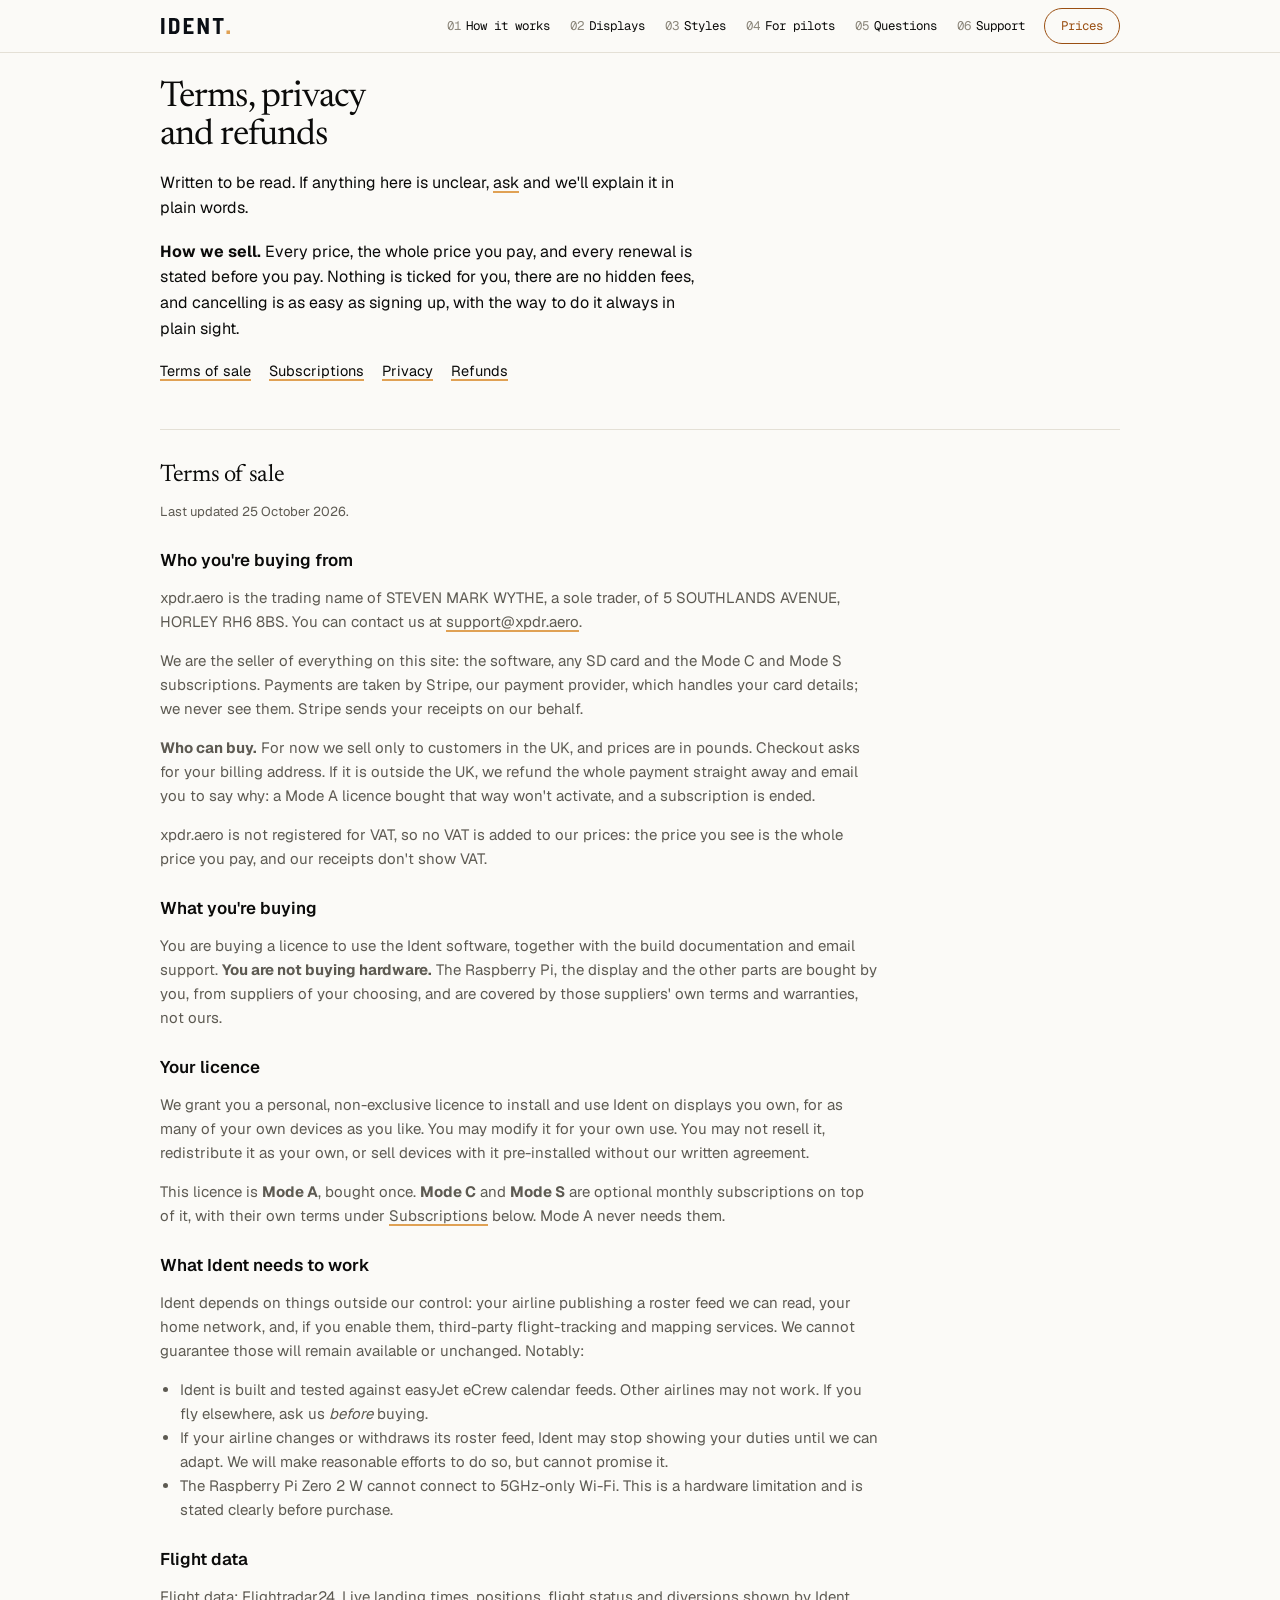
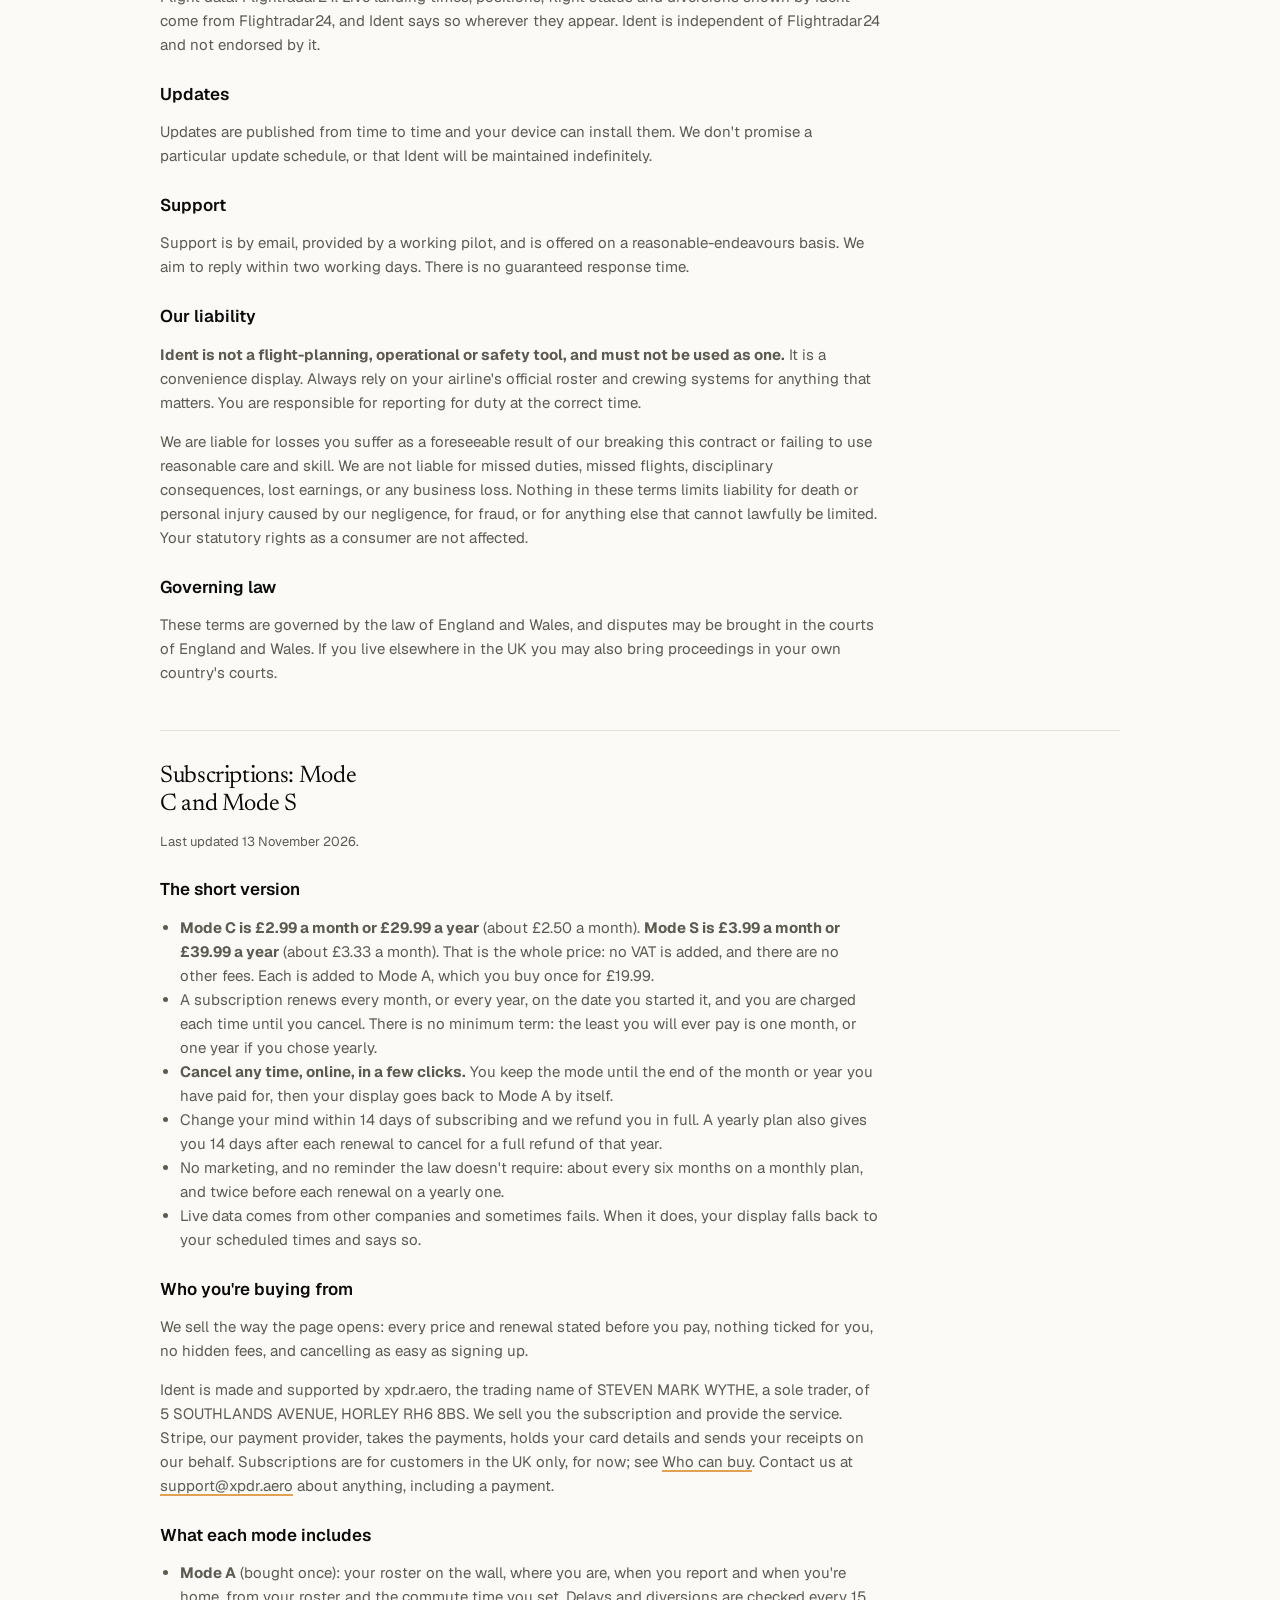
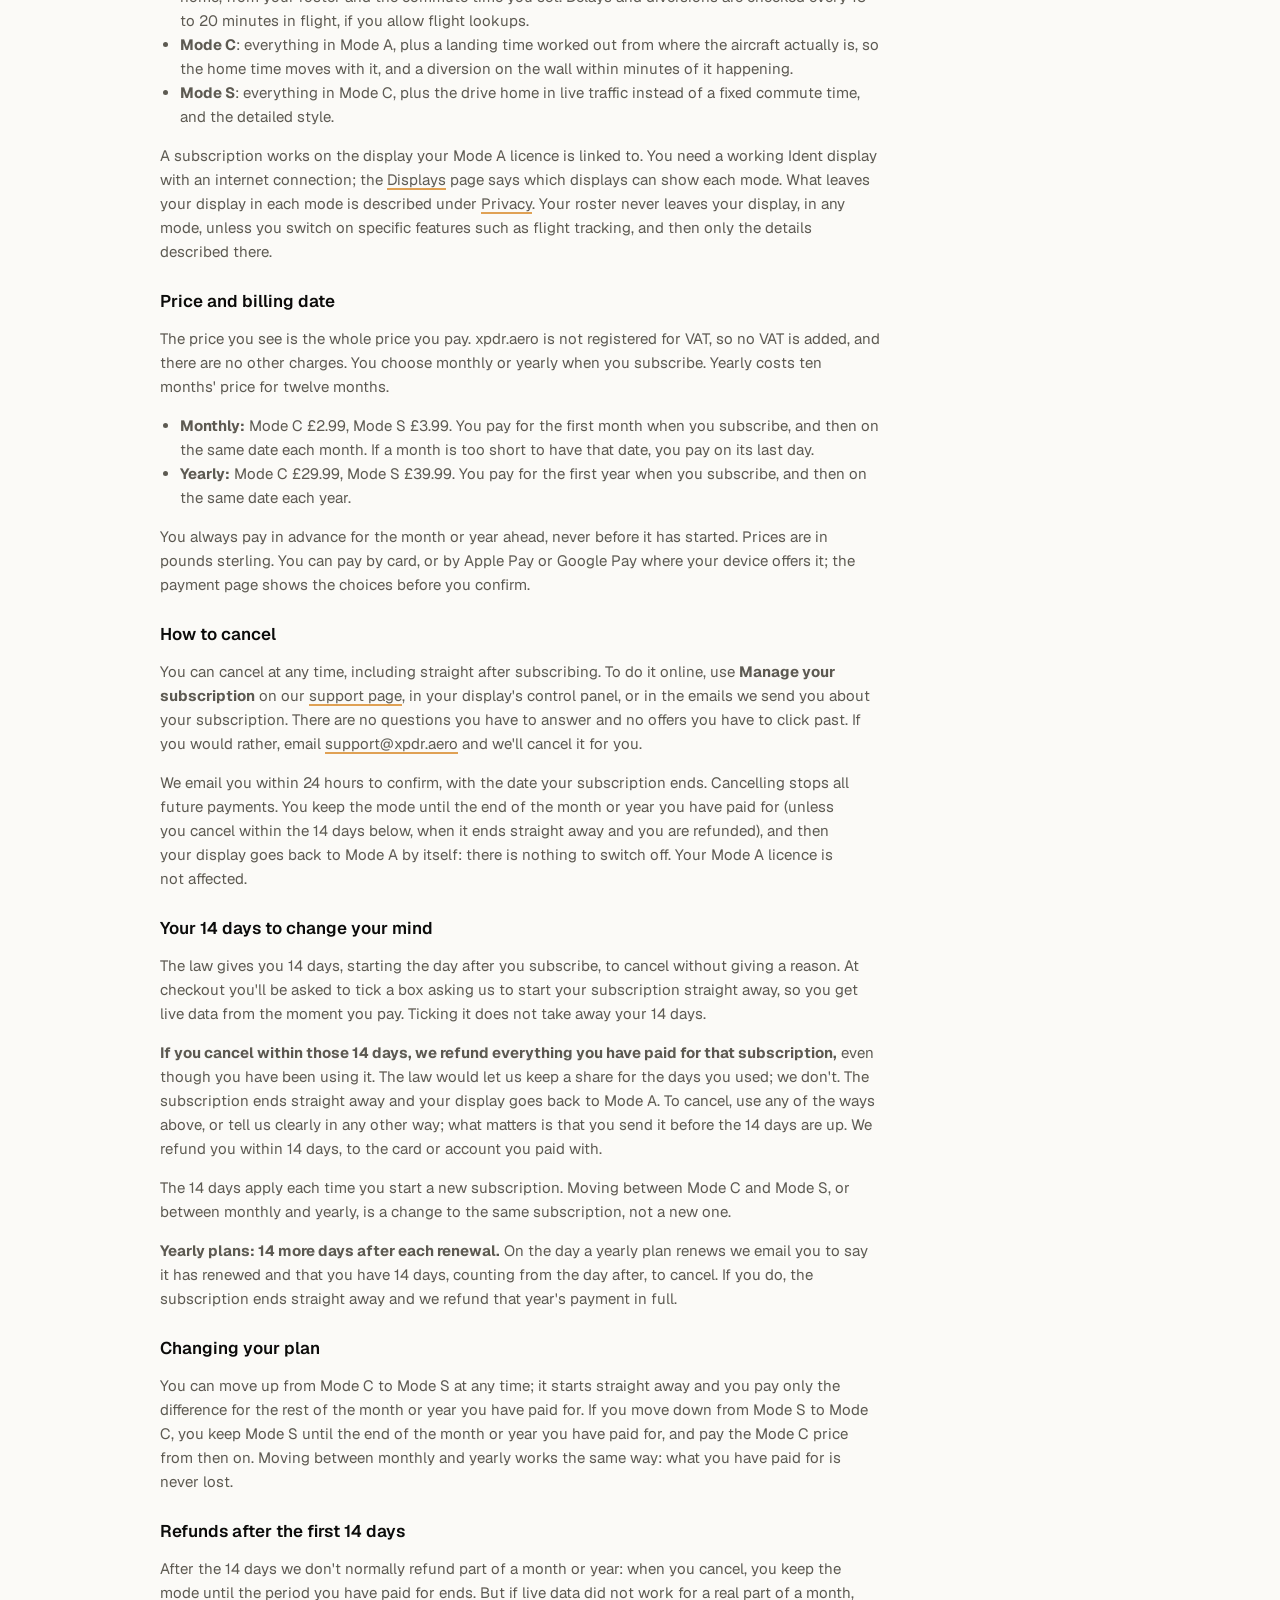
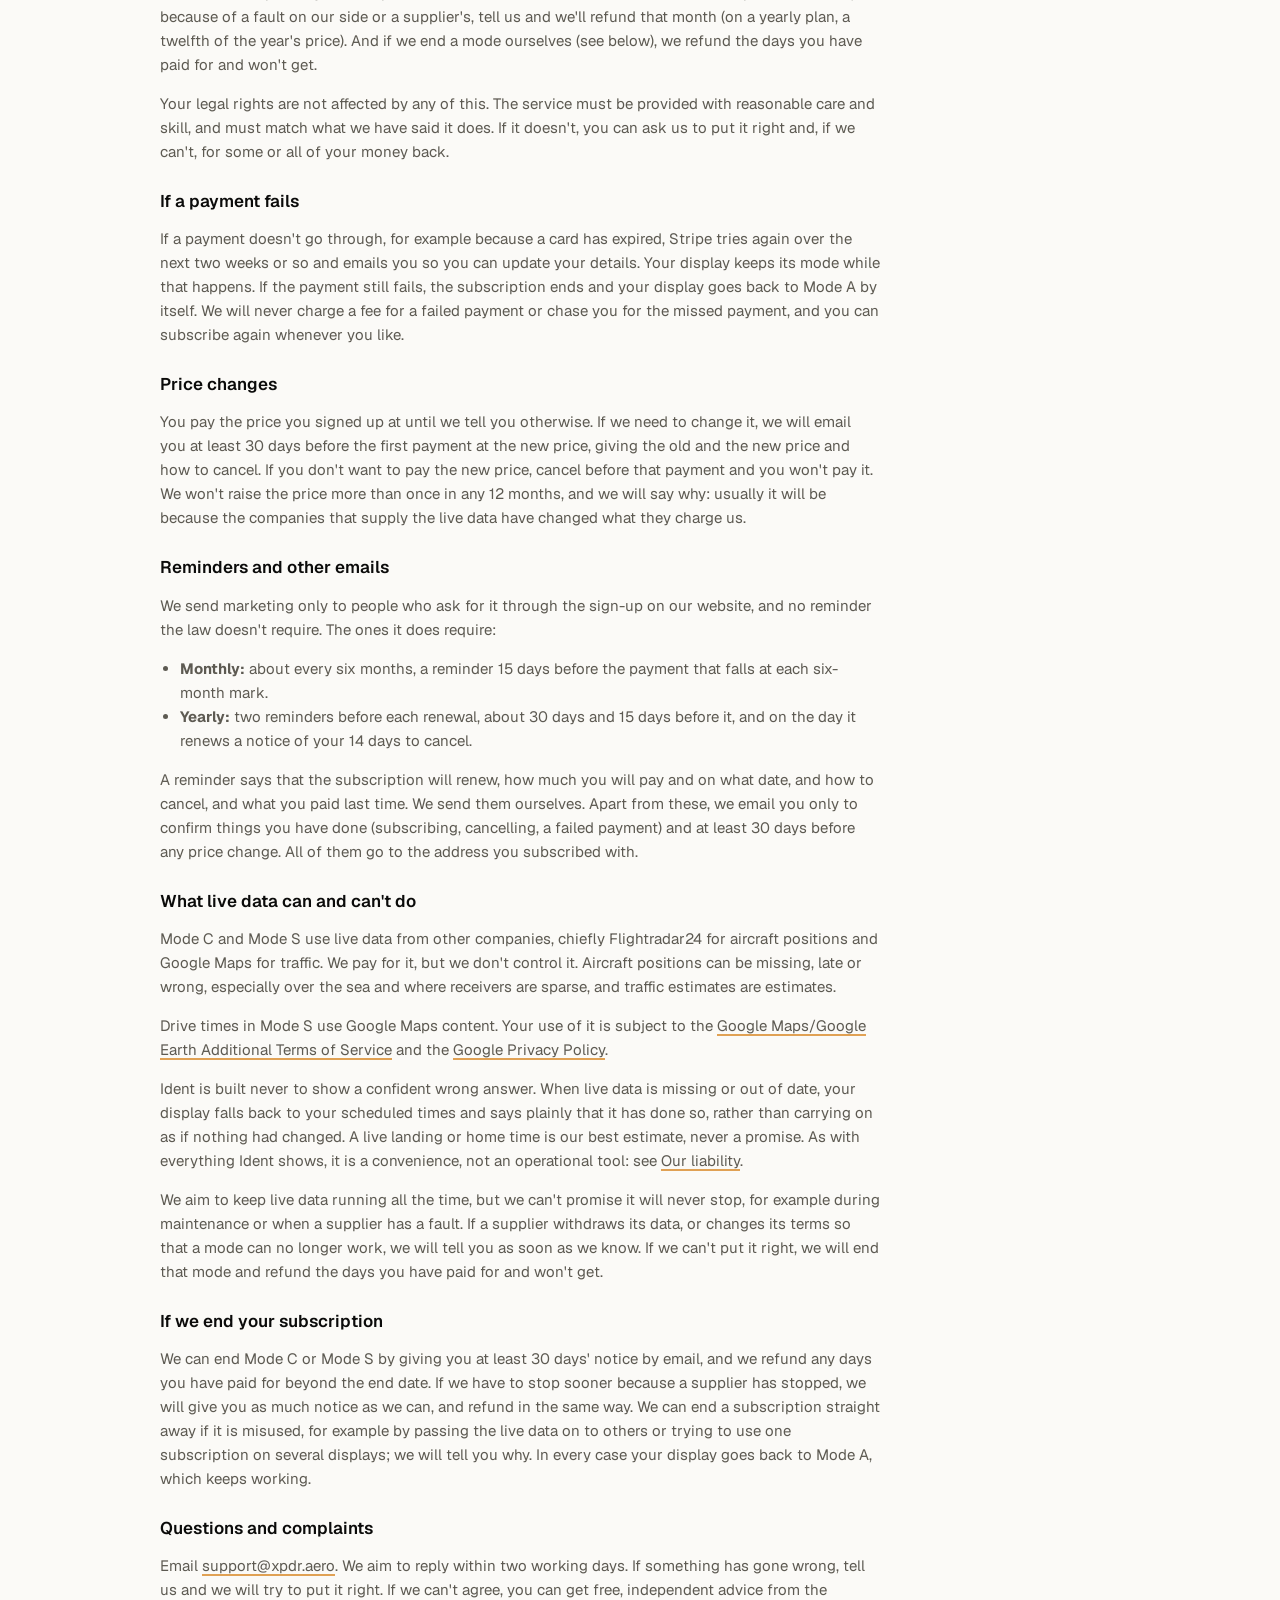
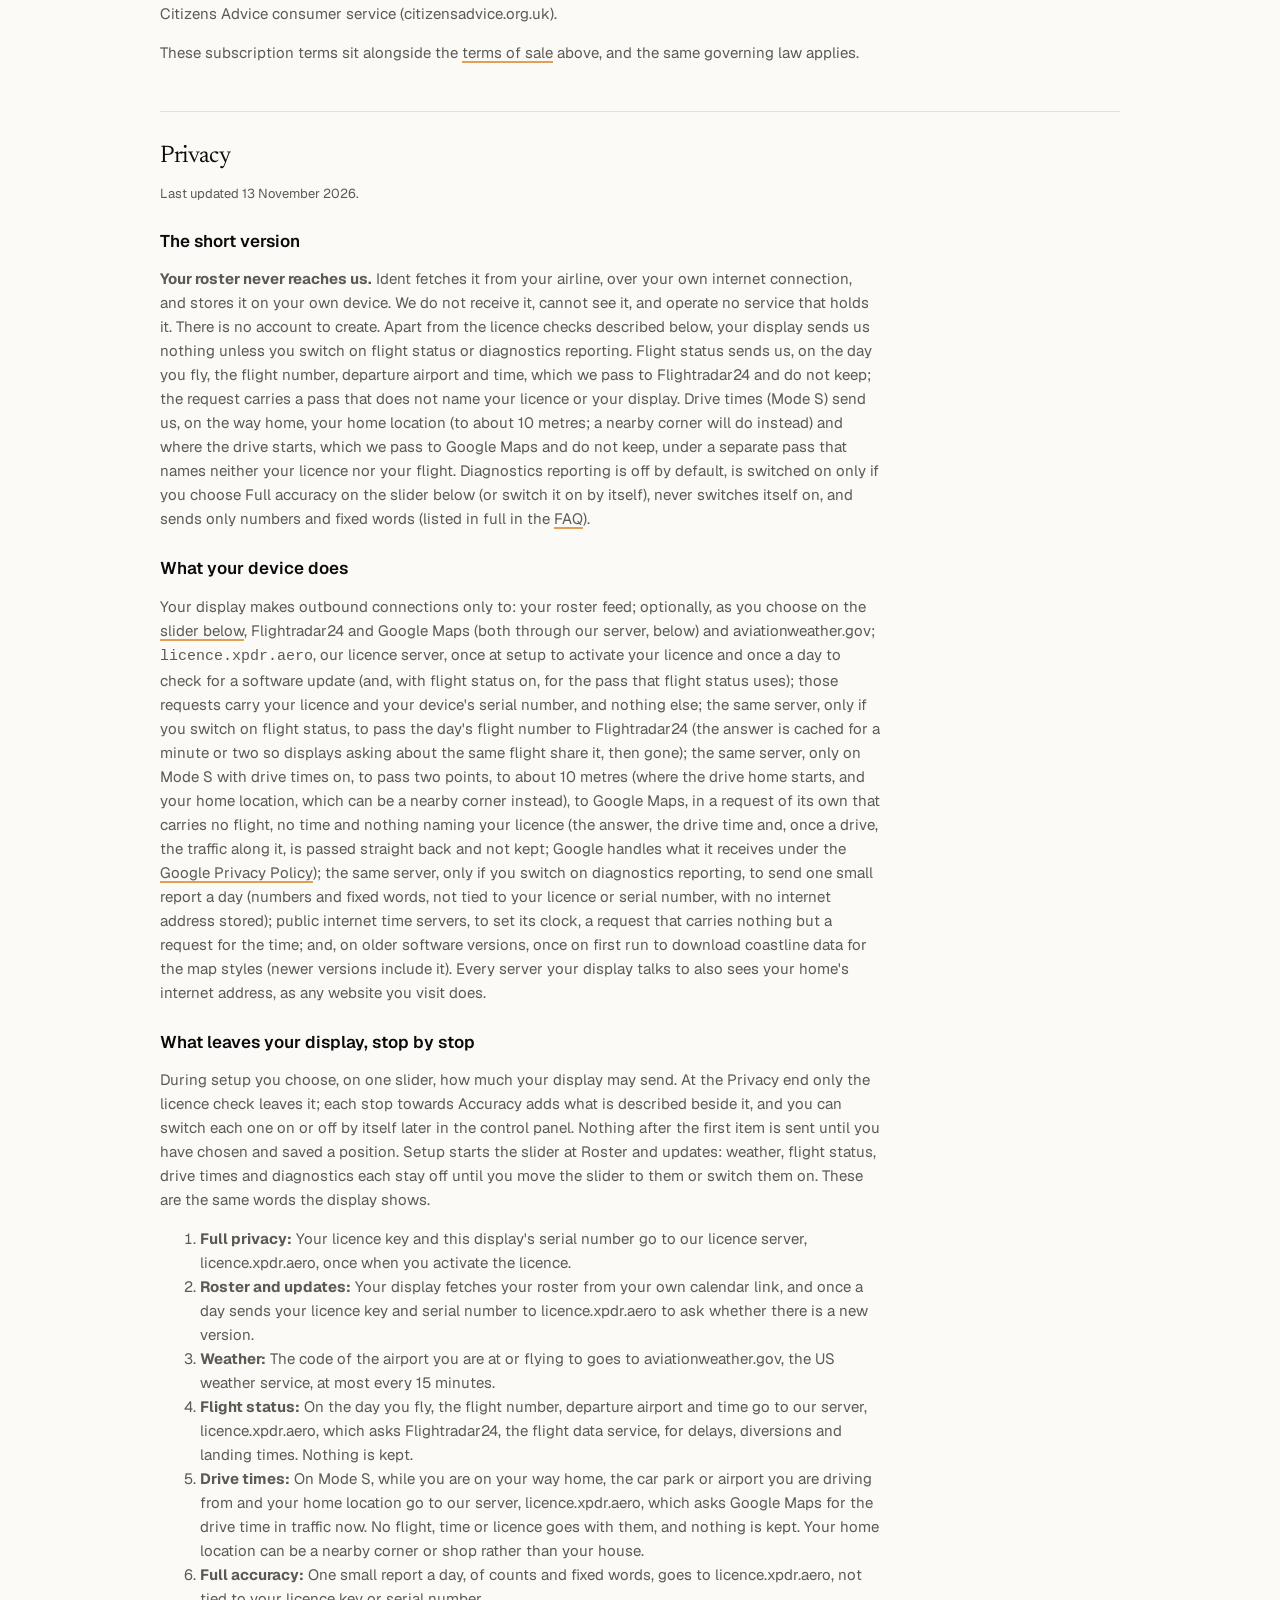
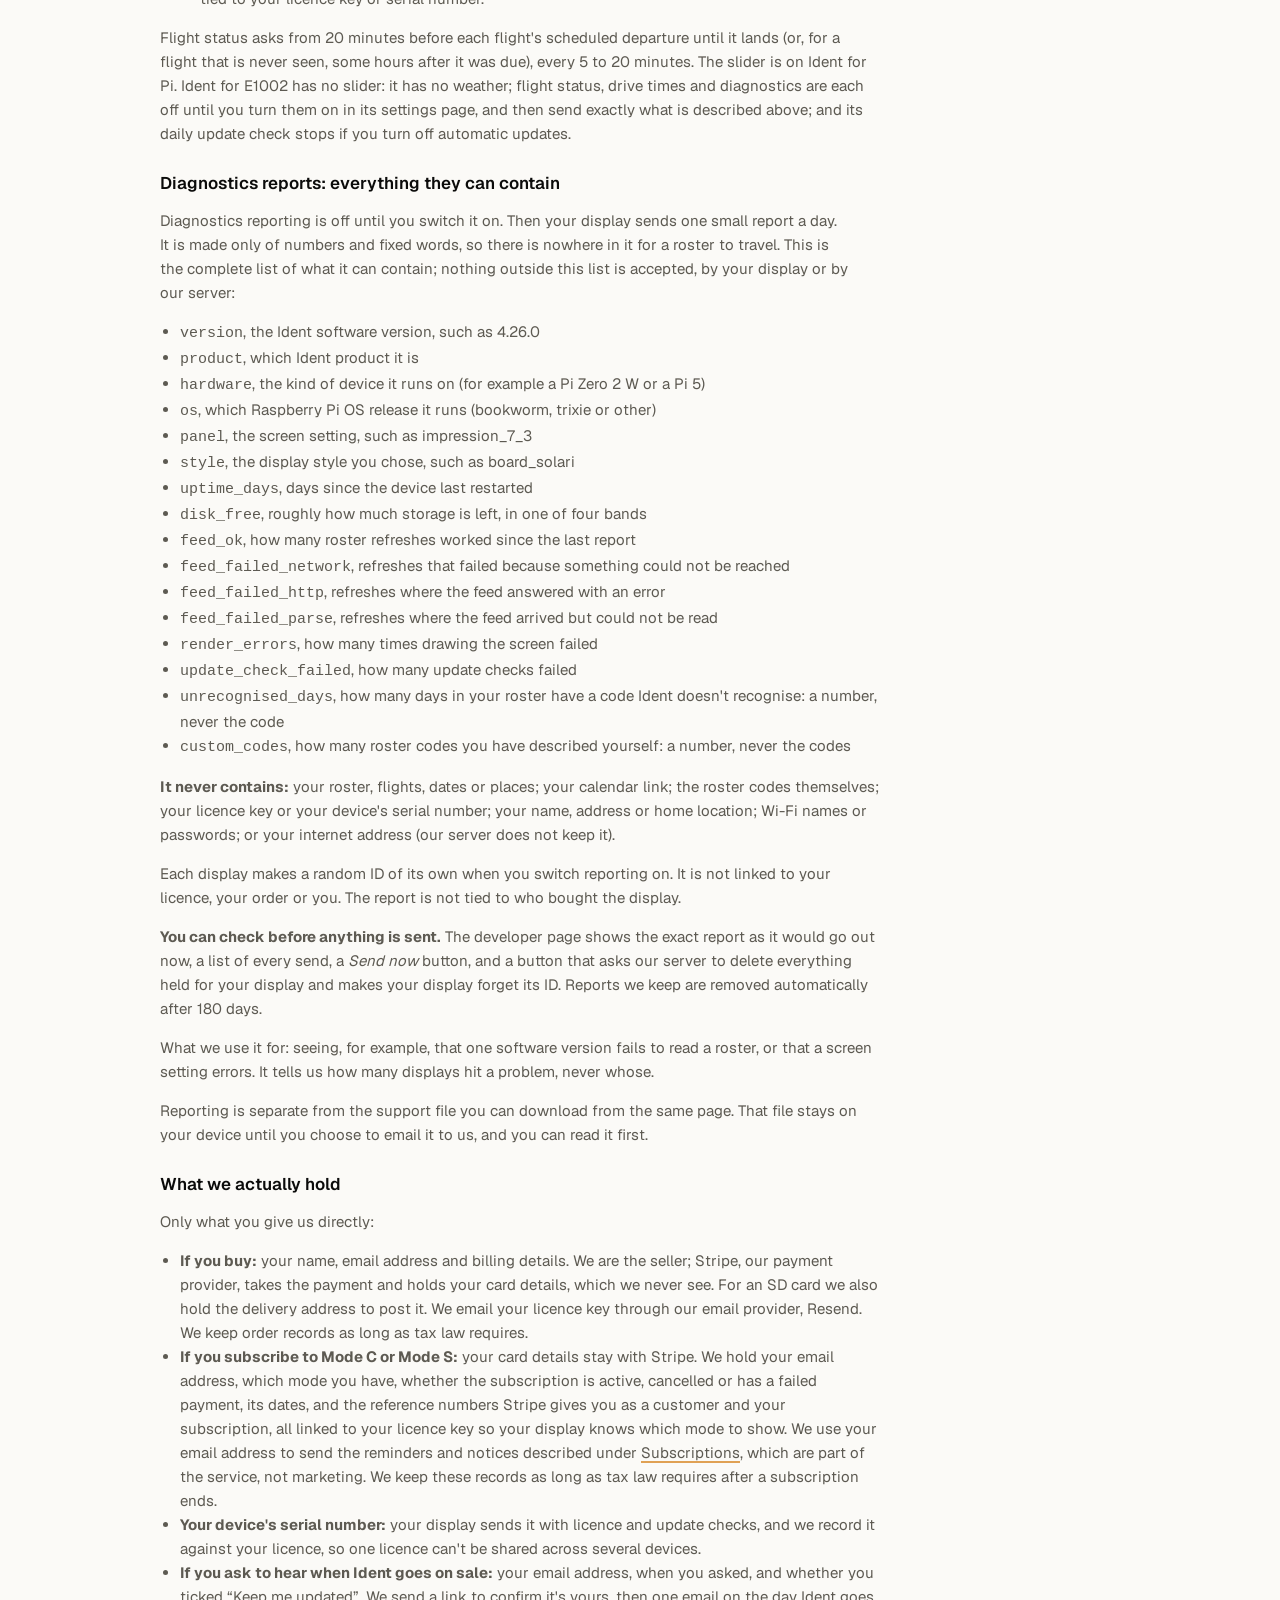
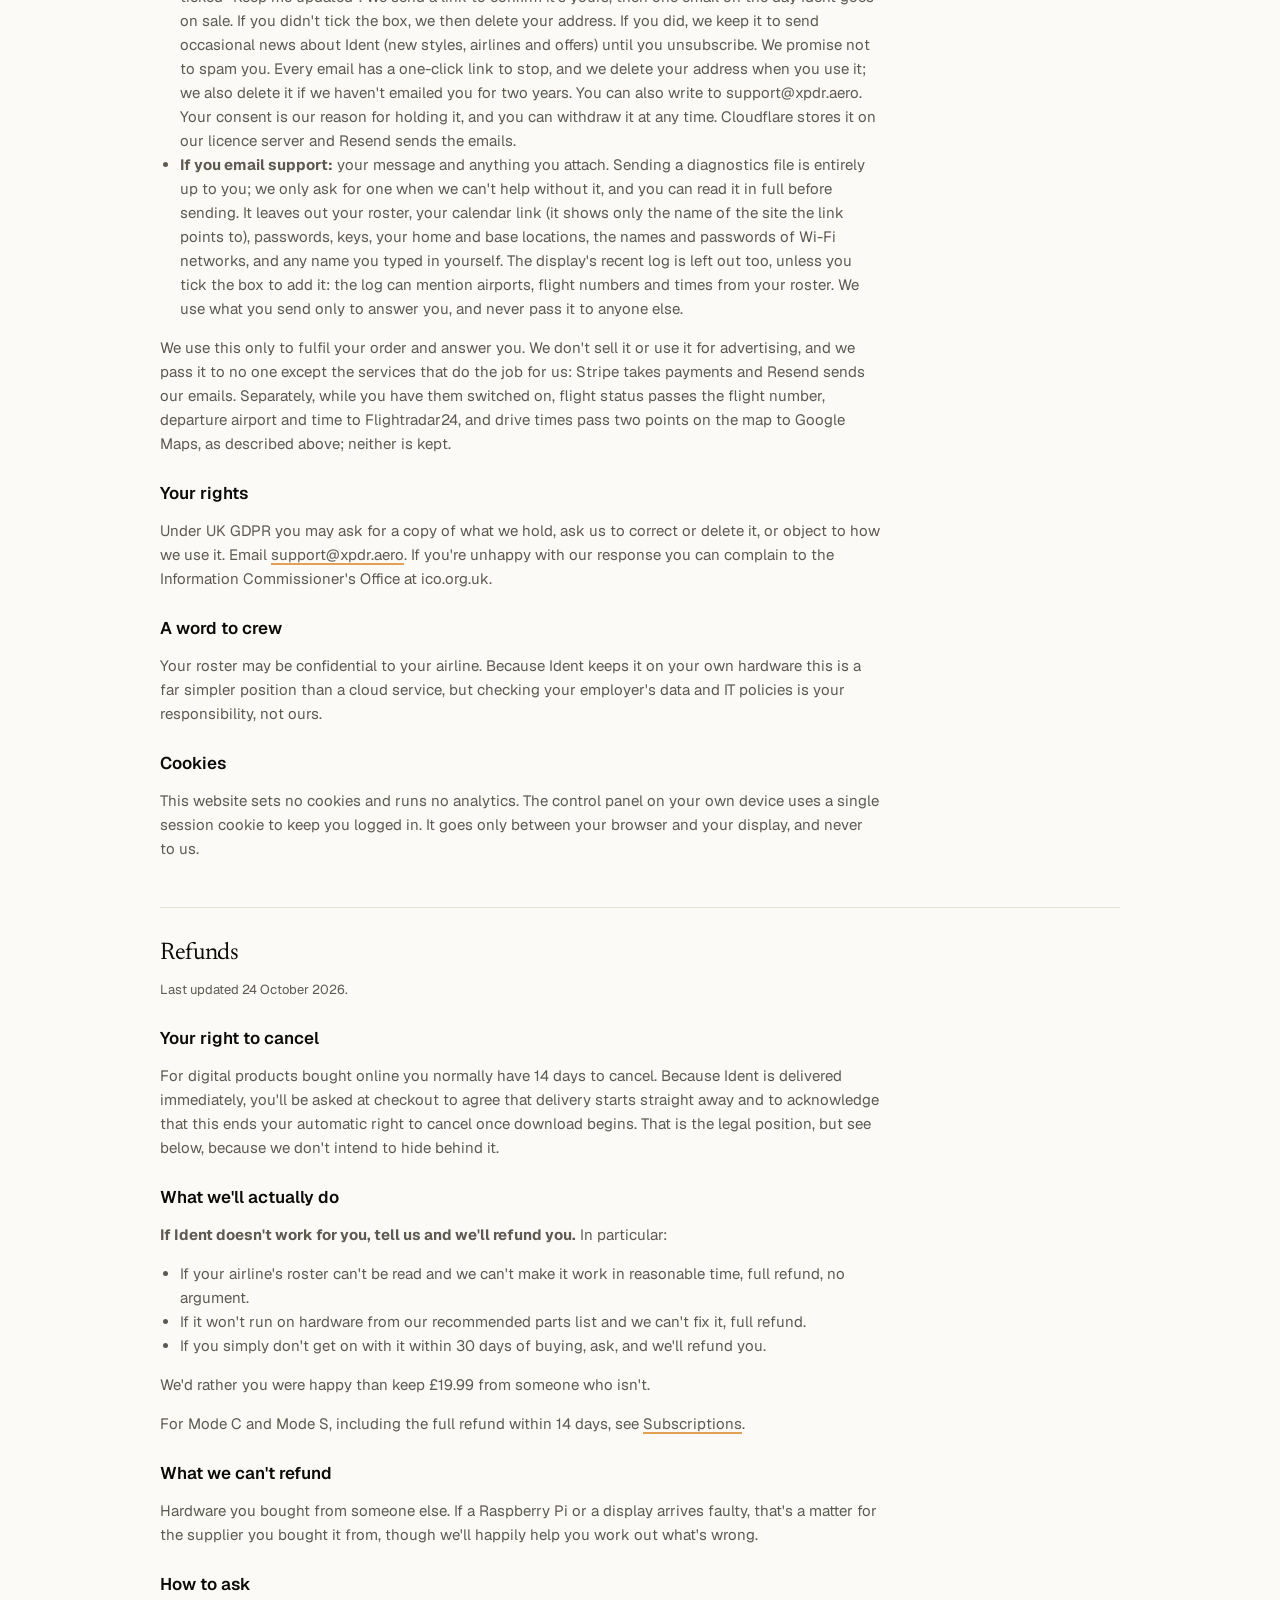
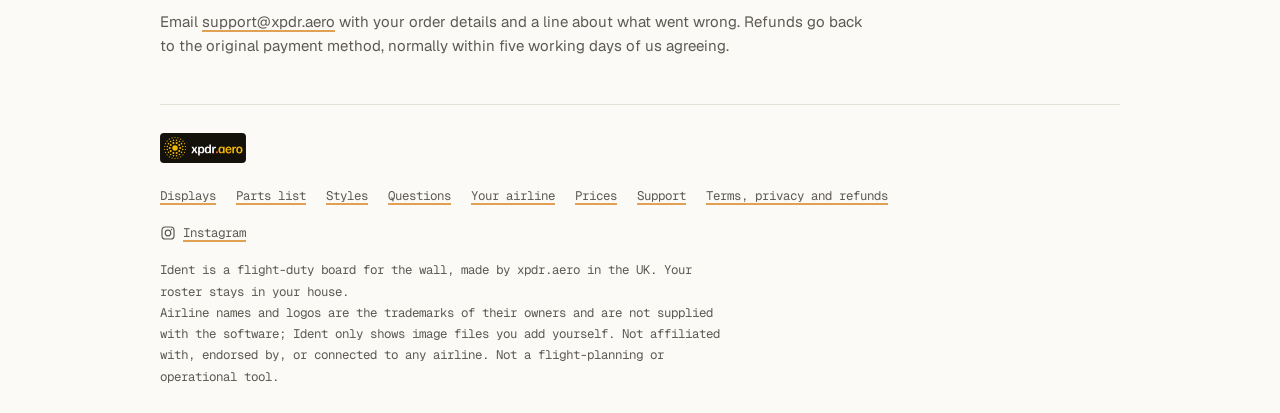
<file: legal.html>
<!doctype html>
<html lang="en">
<head>
<meta charset="utf-8">
<meta name="viewport" content="width=device-width,initial-scale=1">
<title>Ident: terms, privacy and refunds</title>
<meta name="description" content="Ident's terms of sale, subscription terms, privacy policy and refund policy.">
<link rel="icon" href="/favicon.svg" type="image/svg+xml">
<link rel="icon" href="/favicon-32.png" type="image/png" sizes="32x32">
<link rel="icon" href="/favicon-16.png" type="image/png" sizes="16x16">
<link rel="apple-touch-icon" href="/apple-touch-icon.png">
<meta name="theme-color" content="#fbfaf7">
<link rel="stylesheet" href="style.css">
<style>
 .legal h3{margin:26px 0 6px;font-size:17px}
 .legal p,.legal li{color:var(--muted);font-size:15px}
 .legal ul{padding-left:20px}
 .legal .updated{color:var(--muted);font-size:13px}
 .toc a{display:inline-block;margin-right:18px;font-size:14.5px}
</style>
</head>
<body>
<a class="skip" href="#main">Skip to content</a>

<nav aria-label="Main"><div class="wrap">
  <a class="brand" href="index.html"><img src="/img/ident-wordmark-light.svg" alt="Ident" width="70" height="16"></a>
  <div class="links">
    <a class="l" href="index.html#how"><span>01</span>How it works</a>
    <a class="l" href="displays.html"><span>02</span>Displays</a>
    <a class="l" href="styles.html"><span>03</span>Styles</a>
    <a class="l" href="pilots.html"><span>04</span>For pilots</a>
    <a class="l" href="faq.html"><span>05</span>Questions</a>
    <a class="l" href="support.html"><span>06</span>Support</a>
    <a class="l cta" href="buy.html">Prices</a>
  </div>
  <div class="phone">
    <a class="l cta" href="buy.html">Prices</a>
    <details class="menu"><summary aria-label="Menu"><span class="bars" aria-hidden="true"></span>Menu</summary>
      <div class="sheet">
        <a href="index.html#how"><span>01</span>How it works</a>
        <a href="displays.html"><span>02</span>Displays</a>
        <a href="styles.html"><span>03</span>Styles</a>
        <a href="pilots.html"><span>04</span>For pilots</a>
        <a href="faq.html"><span>05</span>Questions</a>
        <a href="support.html"><span>06</span>Support</a>
        <a href="buy.html"><span>07</span>Prices</a>
      </div>
    </details>
  </div>
</div></nav>

<main id="main">

<header><div class="wrap">
  <h1>Terms, privacy and refunds</h1>
  <p class="lead">Written to be read. If anything here is unclear,
    <a href="support.html">ask</a> and we'll explain it in plain words.</p>
  <p class="lead"><strong>How we sell.</strong> Every price, the whole price you pay, and every
    renewal is stated before you pay. Nothing is ticked for you, there are no hidden fees, and cancelling is
    as easy as signing up, with the way to do it always in plain sight.</p>
  <p class="toc"><a href="#terms">Terms of sale</a><a href="#subscriptions">Subscriptions</a><a href="#privacy">Privacy</a><a href="#refunds">Refunds</a></p>
</div></header>

<section class="legal" id="terms"><div class="wrap">
  <h2>Terms of sale</h2>
  <p class="updated">Last updated 25 October 2026.</p>

  <h3>Who you're buying from</h3>
  <p id="trader">xpdr.aero is the trading name of STEVEN MARK WYTHE, a sole trader, of 5 SOUTHLANDS AVENUE, HORLEY RH6 8BS.
    You can contact us at
    <a href="mailto:support@xpdr.aero">support@xpdr.aero</a>.</p>
  <p>We are the seller of everything on this site: the software, any SD card and the Mode C and
    Mode S subscriptions. Payments are taken by Stripe, our payment provider, which handles your
    card details; we never see them. Stripe sends your receipts on our behalf.</p>
  <p><strong>Who can buy.</strong> For now we sell only to customers in the UK, and prices are in
    pounds. Checkout asks for your billing address. If it is outside the UK, we refund the whole
    payment straight away and email you to say why: a Mode A licence bought that way won't
    activate, and a subscription is ended.</p>
  <p>xpdr.aero is not registered for VAT, so no VAT is added to our prices: the price you see is
    the whole price you pay, and our receipts don't show VAT.</p>

  <h3>What you're buying</h3>
  <p>You are buying a licence to use the Ident software, together with the build documentation and
    email support. <strong>You are not buying hardware.</strong> The Raspberry Pi, the display and
    the other parts are bought by you, from suppliers of your choosing, and are covered by those
    suppliers' own terms and warranties, not ours.</p>

  <h3>Your licence</h3>
  <p>We grant you a personal, non-exclusive licence to install and use Ident on displays you own,
    for as many of your own devices as you like. You may modify it for your own use. You may not
    resell it, redistribute it as your own, or sell devices with it pre-installed without our
    written agreement.</p>
  <p>This licence is <strong>Mode A</strong>, bought once. <strong>Mode C</strong> and
    <strong>Mode S</strong> are optional monthly subscriptions on top of it, with their own terms
    under <a href="#subscriptions">Subscriptions</a> below. Mode A never needs them.</p>

  <h3>What Ident needs to work</h3>
  <p>Ident depends on things outside our control: your airline publishing a roster feed we can
    read, your home network, and, if you enable them, third-party flight-tracking and mapping
    services. We cannot guarantee those will remain available or unchanged. Notably:</p>
  <ul>
    <li>Ident is built and tested against easyJet eCrew calendar feeds. Other airlines may not work.
      If you fly elsewhere, ask us <em>before</em> buying.</li>
    <li>If your airline changes or withdraws its roster feed, Ident may stop showing your duties
      until we can adapt. We will make reasonable efforts to do so, but cannot promise it.</li>
    <li>The Raspberry Pi Zero 2 W cannot connect to 5GHz-only Wi-Fi. This is a hardware limitation
      and is stated clearly before purchase.</li>
  </ul>

  <h3>Flight data</h3>
  <p>Flight data: Flightradar24. Live landing times, positions, flight status and diversions shown
    by Ident come from Flightradar24, and Ident says so wherever they appear. Ident is independent
    of Flightradar24 and not endorsed by it.</p>

  <h3>Updates</h3>
  <p>Updates are published from time to time and your device can install them. We don't promise a
    particular update schedule, or that Ident will be maintained indefinitely.</p>

  <h3>Support</h3>
  <p>Support is by email, provided by a working pilot, and is offered on a reasonable-endeavours
    basis. We aim to reply within two working days. There is no guaranteed response time.</p>

  <h3>Our liability</h3>
  <p><strong>Ident is not a flight-planning, operational or safety tool, and must not be used as
    one.</strong> It is a convenience display. Always rely on your airline's official roster and
    crewing systems for anything that matters. You are responsible for reporting for duty at the
    correct time.</p>
  <p>We are liable for losses you suffer as a foreseeable result of our breaking this contract or
    failing to use reasonable care and skill. We are not liable for missed duties, missed flights,
    disciplinary consequences, lost earnings, or any business loss. Nothing in these terms limits
    liability for death or personal injury caused by our negligence, for fraud, or for anything
    else that cannot lawfully be limited. Your statutory rights as a consumer are not affected.</p>

  <h3>Governing law</h3>
  <p>These terms are governed by the law of England and Wales, and disputes may be brought in the
    courts of England and Wales. If you live elsewhere in the UK you may also bring proceedings in
    your own country's courts.</p>
</div></section>

<!-- DRAFT, 24 Oct 2026, for the owner's review. Not yet checked by someone who
     knows consumer law; it must be before Mode C or Mode S goes on sale.
     Research, sources and open questions:
     claude/subscription-terms-research-24-oct-2026.md
     The welcome email carries this section's text: after changing it, run
     tools/make_subscription_terms.py (a test fails if they drift apart). -->
<section class="legal" id="subscriptions"><div class="wrap">
  <h2>Subscriptions: Mode C and Mode S</h2>
  <p class="updated">Last updated 13 November 2026.</p>

  <h3>The short version</h3>
  <ul>
    <li><strong>Mode C is &pound;2.99 a month or &pound;29.99 a year</strong> (about &pound;2.50 a
      month). <strong>Mode S is &pound;3.99 a month or &pound;39.99 a year</strong> (about
      &pound;3.33 a month). That is the whole price: no VAT is added, and there are no other
      fees. Each is added to
      Mode A, which you buy once for &pound;19.99.</li>
    <li>A subscription renews every month, or every year, on the date you started it, and you are
      charged each time until you cancel. There is no minimum term: the least you will ever pay is
      one month, or one year if you chose yearly.</li>
    <li><strong>Cancel any time, online, in a few clicks.</strong> You keep the mode until the end
      of the month or year you have paid for, then your display goes back to Mode A by itself.</li>
    <li>Change your mind within 14 days of subscribing and we refund you in full. A yearly plan
      also gives you 14 days after each renewal to cancel for a full refund of that year.</li>
    <li>No marketing, and no reminder the law doesn't require: about every six months on a
      monthly plan, and twice before each renewal on a yearly one.</li>
    <li>Live data comes from other companies and sometimes fails. When it does, your display falls
      back to your scheduled times and says so.</li>
  </ul>

  <h3>Who you're buying from</h3>
  <p>We sell the way the page opens: every price and renewal stated before you pay, nothing
    ticked for you, no hidden fees, and cancelling as easy as signing up.</p>
  <p>Ident is made and supported by xpdr.aero, the trading name of STEVEN MARK WYTHE, a sole trader, of 5 SOUTHLANDS AVENUE, HORLEY RH6 8BS.
    We sell you the subscription and provide the service. Stripe, our payment provider, takes the
    payments, holds your card details and sends your receipts on our behalf. Subscriptions are
    for customers in the UK only, for now; see <a href="#trader">Who can buy</a>. Contact us at <a href="mailto:support@xpdr.aero">support@xpdr.aero</a> about anything,
    including a payment.</p>

  <h3>What each mode includes</h3>
  <ul>
    <li><strong>Mode A</strong> (bought once): your roster on the wall, where you are, when you
      report and when you're home, from your roster and the commute time you set. Delays and
      diversions are checked every 15 to 20 minutes in flight, if you allow flight lookups.</li>
    <li><strong>Mode C</strong>: everything in Mode A, plus a landing time worked out from where
      the aircraft actually is, so the home time moves with it, and a diversion on the wall
      within minutes of it happening.</li>
    <li><strong>Mode S</strong>: everything in Mode C, plus the drive home in live traffic instead
      of a fixed commute time, and the detailed style.</li>
  </ul>
  <p>A subscription works on the display your Mode A licence is linked to. You need a working
    Ident display with an internet connection; the <a href="displays.html">Displays</a> page says
    which displays can show each mode. What leaves your display in each mode is described under
    <a href="#privacy">Privacy</a>. Your roster never leaves your display, in any mode, unless you
    switch on specific features such as flight tracking, and then only the details described there.</p>

  <h3>Price and billing date</h3>
  <p>The price you see is the whole price you pay. xpdr.aero is not registered for VAT, so no VAT
    is added, and there are no other charges. You choose
    monthly or yearly when you subscribe. Yearly costs ten months' price for twelve months.</p>
  <ul>
    <li><strong>Monthly:</strong> Mode C &pound;2.99, Mode S &pound;3.99. You pay for the first
      month when you subscribe, and then on the same date each month. If a month is too short to
      have that date, you pay on its last day.</li>
    <li><strong>Yearly:</strong> Mode C &pound;29.99, Mode S &pound;39.99. You pay for the first
      year when you subscribe, and then on the same date each year.</li>
  </ul>
  <p>You always pay in advance for the month or year ahead, never before it has started. Prices are in pounds sterling. You can pay by card, or by Apple
    Pay or Google Pay where your device offers it; the payment page shows the choices before you
    confirm.</p>

  <h3>How to cancel</h3>
  <p>You can cancel at any time, including straight after subscribing. To do it online, use
    <strong>Manage your subscription</strong> on our
    <a href="support.html#subscription">support page</a>, in your display's control panel, or in
    the emails we send you about your subscription. There are no questions you have to answer and no offers you have to click
    past. If you would rather, email
    <a href="mailto:support@xpdr.aero">support@xpdr.aero</a> and we'll cancel it for you.</p>
  <p>We email you within 24 hours to confirm, with the date your subscription ends. Cancelling
    stops all future payments. You keep the mode until the end of the month or year you have
    paid for (unless you cancel within the 14 days below, when it ends straight away and you are
    refunded), and then your display goes back to Mode A by itself: there is nothing to switch
    off. Your Mode A licence is not affected.</p>

  <h3>Your 14 days to change your mind</h3>
  <p>The law gives you 14 days, starting the day after you subscribe, to cancel without giving a
    reason. At checkout you'll be asked to tick a box asking us to start your subscription
    straight away, so you get live data from the moment you pay. Ticking it does not take away
    your 14 days.</p>
  <p><strong>If you cancel within those 14 days, we refund everything you have paid for that
    subscription,</strong> even though you have been using it. The law would let us keep a share
    for the days you used; we don't. The subscription ends straight away and your display goes
    back to Mode A. To cancel, use any of the ways above, or tell us clearly in
    any other way; what matters is that you send it before the 14 days are up. We refund you
    within 14 days, to the card or account you paid with.</p>
  <p>The 14 days apply each time you start a new subscription. Moving between Mode C and Mode S,
    or between monthly and yearly, is a change to the same subscription, not a new one.</p>
  <p><strong>Yearly plans: 14 more days after each renewal.</strong> On the day a yearly plan
    renews we email you to say it has renewed and that you have 14 days, counting from the day
    after, to cancel. If you do, the subscription ends straight away and we refund that year's
    payment in full.</p>

  <h3>Changing your plan</h3>
  <p>You can move up from Mode C to Mode S at any time; it starts straight away and you pay only
    the difference for the rest of the month or year you have paid for. If you move down from
    Mode S to Mode C, you keep Mode S until the end of the month or year you have paid for, and
    pay the Mode C price from then on. Moving between monthly and yearly works the same way:
    what you have paid for is never lost.</p>

  <h3>Refunds after the first 14 days</h3>
  <p>After the 14 days we don't normally refund part of a month or year: when you cancel, you
    keep the mode until the period you have paid for ends. But if live data did not work for a
    real part of a month, because of a fault on our side or a supplier's, tell us and we'll
    refund that month (on a yearly plan, a twelfth of the year's price).
    And if we end a mode ourselves (see below), we refund the days you have paid for and won't
    get.</p>
  <p>Your legal rights are not affected by any of this. The service must be provided with
    reasonable care and skill, and must match what we have said it does. If it doesn't, you can
    ask us to put it right and, if we can't, for some or all of your money back.</p>

  <h3>If a payment fails</h3>
  <p>If a payment doesn't go through, for example because a card has expired, Stripe
    tries again over the next two weeks or so and emails you so you can update your details. Your
    display keeps its mode while that happens. If the payment still fails, the subscription ends
    and your display goes back to Mode A by itself. We will never charge a fee for a failed
    payment or chase you for the missed payment, and you can subscribe again whenever you like.</p>

  <h3>Price changes</h3>
  <p>You pay the price you signed up at until we tell you otherwise. If we need to change it, we
    will email you at least 30 days before the first payment at the new price, giving the old and
    the new price and how to cancel. If you don't want to pay the new price, cancel before that
    payment and you won't pay it. We won't raise the price more than once in any 12 months, and we
    will say why: usually it will be because the companies that supply the live data have changed
    what they charge us.</p>

  <h3>Reminders and other emails</h3>
  <p>We send marketing only to people who ask for it through the sign-up on our website, and no reminder the law doesn't require. The ones it does require:</p>
  <ul>
    <li><strong>Monthly:</strong> about every six months, a reminder 15 days before the payment
      that falls at each six-month mark.</li>
    <li><strong>Yearly:</strong> two reminders before each renewal, about 30 days and 15 days
      before it, and on the day it renews a notice of your 14 days to cancel.</li>
  </ul>
  <p>A reminder says that the subscription will renew, how much you will pay and on what date,
    and how to cancel, and what you paid last time. We send them ourselves. Apart from these, we email you only to confirm things you have done
    (subscribing, cancelling, a failed payment) and at least 30 days before any price change. All
    of them go to the address you subscribed with.</p>

  <h3>What live data can and can't do</h3>
  <p>Mode C and Mode S use live data from other companies, chiefly Flightradar24 for aircraft
    positions and Google Maps for traffic. We pay for it, but we don't control it. Aircraft
    positions can be missing, late or wrong, especially over the sea and where receivers are
    sparse, and traffic estimates are estimates.</p>
  <p id="google-maps">Drive times in Mode S use Google Maps content. Your use of it is subject to the
    <a href="https://maps.google.com/help/terms_maps/">Google Maps/Google Earth Additional Terms of Service</a>
    and the <a href="https://policies.google.com/privacy">Google Privacy Policy</a>.</p>
  <p>Ident is built never to show a confident wrong answer. When live data is missing or out of
    date, your display falls back to your scheduled times and says plainly that it has done so,
    rather than carrying on as if nothing had changed. A live landing or home time is our best
    estimate, never a promise. As with everything Ident shows, it is a convenience, not an
    operational tool: see <a href="#terms">Our liability</a>.</p>
  <p>We aim to keep live data running all the time, but we can't promise it will never stop,
    for example during maintenance or when a supplier has a fault. If a supplier withdraws its
    data, or changes its terms so that a mode can no longer work, we will tell you as soon as we
    know. If we can't put it right, we will end that mode and refund the days you have paid for
    and won't get.</p>

  <h3>If we end your subscription</h3>
  <p>We can end Mode C or Mode S by giving you at least 30 days' notice by email, and we refund
    any days you have paid for beyond the end date. If we have to stop sooner because a supplier
    has stopped, we will give you as much notice as we can, and refund in the same way. We can end
    a subscription straight away if it is misused, for example by passing the live data on to
    others or trying to use one subscription on several displays; we will tell you why. In every
    case your display goes back to Mode A, which keeps working.</p>

  <h3>Questions and complaints</h3>
  <p>Email <a href="mailto:support@xpdr.aero">support@xpdr.aero</a>. We aim to reply within two
    working days. If something has gone wrong, tell us and we will try to put it right. If we
    can't agree, you can get free, independent advice from the Citizens Advice consumer service
    (citizensadvice.org.uk).</p>
  <p>These subscription terms sit alongside the <a href="#terms">terms of sale</a> above, and the
    same governing law applies.</p>
</div></section>

<section class="legal" id="privacy"><div class="wrap">
  <h2>Privacy</h2>
  <p class="updated">Last updated 13 November 2026.</p>

  <h3>The short version</h3>
  <p><strong>Your roster never reaches us.</strong> Ident fetches it from your airline, over your
    own internet connection, and stores it on your own device. We do not receive it, cannot see it,
    and operate no service that holds it. There is no account to create. Apart from the licence checks described below, your
    display sends us nothing unless you switch on flight status or diagnostics reporting. Flight
    status sends us, on the day you fly, the flight number, departure airport and time, which we
    pass to Flightradar24 and do not keep; the request carries a pass that does not name your
    licence or your display. Drive times (Mode S) send us, on the way home, your home location
    (to about 10 metres; a nearby corner will do instead) and where the drive starts, which we pass to Google Maps and do not keep,
    under a separate pass that names neither your licence nor your flight. Diagnostics reporting is off by
    default, is switched on only if you choose Full accuracy on the slider below (or switch it
    on by itself), never switches itself on, and sends only numbers and fixed words (listed in full in
    the <a href="faq.html#privacy">FAQ</a>).</p>

  <h3>What your device does</h3>
  <p>Your display makes outbound connections only to: your roster feed; optionally, as you choose
    on the <a href="#slider">slider below</a>, Flightradar24 and Google Maps (both through our server, below)
    and aviationweather.gov;
    <code>licence.xpdr.aero</code>, our licence server, once at setup to activate your licence
    and once a day to check for a software update (and, with flight status on, for the pass
    that flight status uses); those requests carry your licence and
    your device's serial number, and nothing else; the same server, only if you switch on
    flight status, to pass the day's flight number to Flightradar24 (the answer is
    cached for a minute or two so displays asking about the same flight share it, then gone);
    the same server, only on Mode S with drive times on, to pass two points, to about 10 metres (where the
    drive home starts, and your home location, which can be a nearby corner instead), to Google Maps, in a request of its own
    that carries no flight, no time and nothing naming your licence (the answer, the drive time
    and, once a drive, the traffic along it, is passed straight back and not kept; Google handles what it
    receives under the <a href="https://policies.google.com/privacy">Google Privacy Policy</a>);
    the same server, only if you switch on
    diagnostics reporting, to send one small report a day (numbers and fixed words, not tied to your
    licence or serial number, with no internet address stored); public internet time servers, to
    set its clock, a request that carries nothing but a request for the time; and, on older software versions,
    once on first run to download coastline data for the map styles (newer versions include it).
    Every server your display talks to also sees your home's internet address, as any website
    you visit does.</p>

  <h3 id="slider">What leaves your display, stop by stop</h3>
  <p>During setup you choose, on one slider, how much your display may send. At the Privacy
    end only the licence check leaves it; each stop towards Accuracy adds what is described
    beside it, and you can switch each one on or off by itself later in the control panel.
    Nothing after the first item is sent until you have chosen and saved a position. Setup starts
    the slider at Roster and updates: weather, flight status, drive times and diagnostics each stay
    off until you move the slider to them or switch them on. These are the same words the display shows.</p>
  <ol class="stops">
    <li data-stop="0"><strong>Full privacy:</strong> <span class="says">Your licence key and this display's serial number go to our licence server, licence.xpdr.aero, once when you activate the licence.</span></li>
    <li data-stop="1"><strong>Roster and updates:</strong> <span class="says">Your display fetches your roster from your own calendar link, and once a day sends your licence key and serial number to licence.xpdr.aero to ask whether there is a new version.</span></li>
    <li data-stop="2"><strong>Weather:</strong> <span class="says">The code of the airport you are at or flying to goes to aviationweather.gov, the US weather service, at most every 15 minutes.</span></li>
    <li data-stop="3"><strong>Flight status:</strong> <span class="says">On the day you fly, the flight number, departure airport and time go to our server, licence.xpdr.aero, which asks Flightradar24, the flight data service, for delays, diversions and landing times. Nothing is kept.</span></li>
    <li data-stop="4"><strong>Drive times:</strong> <span class="says">On Mode S, while you are on your way home, the car park or airport you are driving from and your home location go to our server, licence.xpdr.aero, which asks Google Maps for the drive time in traffic now. No flight, time or licence goes with them, and nothing is kept. Your home location can be a nearby corner or shop rather than your house.</span></li>
    <li data-stop="5"><strong>Full accuracy:</strong> <span class="says">One small report a day, of counts and fixed words, goes to licence.xpdr.aero, not tied to your licence key or serial number.</span></li>
  </ol>
  <p>Flight status asks from 20 minutes before each flight's scheduled departure until it lands
    (or, for a flight that is never seen, some hours after it was due), every 5 to 20 minutes.
    The slider is on Ident for Pi. Ident for E1002 has no slider: it has no weather; flight
    status, drive times and diagnostics are each off until you turn them on in its settings
    page, and then send exactly what is described above; and its daily update check stops if you
    turn off automatic updates.</p>

  <h3 id="diagnostics-report">Diagnostics reports: everything they can contain</h3>
  <p>Diagnostics reporting is off until you switch it on. Then your display sends one small report a day. It is made only of numbers and
  fixed words, so there is nowhere in it for a roster to travel. This is the complete list of what it
  can contain; nothing outside this list is accepted, by your display or by our server:</p>
  <ul>
    <li><code>version</code>, the Ident software version, such as 4.26.0</li>
    <li><code>product</code>, which Ident product it is</li>
    <li><code>hardware</code>, the kind of device it runs on (for example a Pi Zero 2 W or a Pi 5)</li>
    <li><code>os</code>, which Raspberry Pi OS release it runs (bookworm, trixie or other)</li>
    <li><code>panel</code>, the screen setting, such as impression_7_3</li>
    <li><code>style</code>, the display style you chose, such as board_solari</li>
    <li><code>uptime_days</code>, days since the device last restarted</li>
    <li><code>disk_free</code>, roughly how much storage is left, in one of four bands</li>
    <li><code>feed_ok</code>, how many roster refreshes worked since the last report</li>
    <li><code>feed_failed_network</code>, refreshes that failed because something could not be reached</li>
    <li><code>feed_failed_http</code>, refreshes where the feed answered with an error</li>
    <li><code>feed_failed_parse</code>, refreshes where the feed arrived but could not be read</li>
    <li><code>render_errors</code>, how many times drawing the screen failed</li>
    <li><code>update_check_failed</code>, how many update checks failed</li>
    <li><code>unrecognised_days</code>, how many days in your roster have a code Ident doesn't recognise: a number, never the code</li>
    <li><code>custom_codes</code>, how many roster codes you have described yourself: a number, never the codes</li>
  </ul>
  <p><strong>It never contains:</strong> your roster, flights, dates or places; your calendar link;
  the roster codes themselves; your licence key or your device's serial number; your name, address or
  home location; Wi-Fi names or passwords; or your internet address (our server does not keep it).</p>
  <p>Each display makes a random ID of its own when you switch reporting on. It is not linked to your
  licence, your order or you. The report is not tied to who bought the display.</p>
  <p><strong>You can check before anything is sent.</strong> The developer page shows the exact report
  as it would go out now, a list of every send, a <em>Send now</em> button, and a button that asks our
  server to delete everything held for your display and makes your display forget its ID. Reports we
  keep are removed automatically after 180 days.</p>
  <p>What we use it for: seeing, for example, that one software version fails to read a roster, or
  that a screen setting errors. It tells us how many displays hit a problem, never whose.</p>
  <p>Reporting is separate from the support file you can download from the same page. That file
  stays on your device until you choose to email it to us, and you can read it first.</p>

  <h3>What we actually hold</h3>
  <p>Only what you give us directly:</p>
  <ul>
    <li><strong>If you buy:</strong> your name, email address and billing details. We are the
      seller; Stripe, our payment provider, takes the payment and holds your card details, which
      we never see. For an SD card we also hold the delivery address to post it. We email your licence key through our email provider, Resend. We keep
      order records as long as tax law requires.</li>
    <li><strong>If you subscribe to Mode C or Mode S:</strong> your card details stay with Stripe.
      We hold your email address, which mode you have, whether the subscription is active,
      cancelled or has a failed payment, its dates, and the reference numbers Stripe gives you as a
      customer and your subscription, all linked to your licence key so your display knows which
      mode to show. We use your email address to send the reminders and notices
      described under <a href="#subscriptions">Subscriptions</a>, which are part of the service,
      not marketing. We keep these records as long as tax law requires after a subscription
      ends.</li>
    <li><strong>Your device's serial number:</strong> your display sends it with licence and update
      checks, and we record it against your licence, so one licence can't be shared across several
      devices.</li>
    <li><strong>If you ask to hear when Ident goes on sale:</strong> your email address, when you
      asked, and whether you ticked &ldquo;Keep me updated&rdquo;. We send a link to confirm it's
      yours, then one email on the day Ident goes on sale. If you didn't tick the box, we then delete
      your address. If you did, we keep it to send occasional news about Ident (new styles, airlines
      and offers) until you unsubscribe. We promise not to spam you. Every email has a one-click link
      to stop, and we delete your address when you use it; we also delete it if we haven't emailed
      you for two years. You can also write to support@xpdr.aero. Your consent is our reason for
      holding it, and you can withdraw it at any time. Cloudflare stores it on our licence server
      and Resend sends the emails.</li>
    <li><strong>If you email support:</strong> your message and anything you attach. Sending a
      diagnostics file is entirely up to you; we only ask for one when we can't help without it,
      and you can read it in full before sending. It leaves out your roster, your calendar link
      (it shows only the name of the site the link points to), passwords, keys, your home and base
      locations, the names and passwords of Wi-Fi networks, and any name you typed in yourself.
      The display's recent log is left out too, unless you tick the box to add it: the log can
      mention airports, flight numbers and times from your roster. We use what you send only to
      answer you, and never pass it to anyone else.</li>
  </ul>
  <p>We use this only to fulfil your order and answer you. We don't sell it or use it for
    advertising, and we pass it to no one except the services that do the job for us: Stripe takes
    payments and Resend sends our emails. Separately, while you have them switched on, flight status
    passes the flight number, departure airport and time to Flightradar24, and drive times pass two
    points on the map to Google Maps, as described above; neither is kept.</p>

  <h3>Your rights</h3>
  <p>Under UK GDPR you may ask for a copy of what we hold, ask us to correct or delete it, or
    object to how we use it. Email <a href="mailto:support@xpdr.aero">support@xpdr.aero</a>. If
    you're unhappy with our response you can complain to the Information Commissioner's Office at
    ico.org.uk.</p>

  <h3>A word to crew</h3>
  <p>Your roster may be confidential to your airline. Because Ident keeps it on your own hardware
    this is a far simpler position than a cloud service, but checking your employer's data and IT
    policies is your responsibility, not ours.</p>

  <h3>Cookies</h3>
  <p>This website sets no cookies and runs no analytics. The control panel on your own device uses
    a single session cookie to keep you logged in. It goes only between your browser and your
    display, and never to us.</p>
</div></section>

<section class="legal" id="refunds"><div class="wrap">
  <h2>Refunds</h2>
  <p class="updated">Last updated 24 October 2026.</p>

  <h3>Your right to cancel</h3>
  <p>For digital products bought online you normally have 14 days to cancel. Because Ident is
    delivered immediately, you'll be asked at checkout to agree that delivery starts straight away
    and to acknowledge that this ends your automatic right to cancel once download begins. That is
    the legal position, but see below, because we don't intend to hide behind it.</p>

  <h3>What we'll actually do</h3>
  <p><strong>If Ident doesn't work for you, tell us and we'll refund you.</strong> In particular:</p>
  <ul>
    <li>If your airline's roster can't be read and we can't make it work in reasonable time, full
      refund, no argument.</li>
    <li>If it won't run on hardware from our recommended parts list and we can't fix it, full
      refund.</li>
    <li>If you simply don't get on with it within 30 days of buying, ask, and we'll refund you.</li>
  </ul>
  <p>We'd rather you were happy than keep £19.99 from someone who isn't.</p>
  <p>For Mode C and Mode S, including the full refund within 14 days, see
    <a href="#subscriptions">Subscriptions</a>.</p>

  <h3>What we can't refund</h3>
  <p>Hardware you bought from someone else. If a Raspberry Pi or a display arrives faulty, that's a
    matter for the supplier you bought it from, though we'll happily help you work out what's
    wrong.</p>

  <h3>How to ask</h3>
  <p>Email <a href="mailto:support@xpdr.aero">support@xpdr.aero</a> with your order details and a
    line about what went wrong. Refunds go back to the original payment method, normally within
    five working days of us agreeing.</p>
</div></section>

</main>

<footer><div class="wrap">
  <a class="xp" href="https://xpdr.aero/"><img src="/img/xpdr-lockup-A2-on-dark.svg" alt="xpdr.aero" width="86" height="30"></a>
  <div class="fl">
    <a href="displays.html">Displays</a><a href="parts.html">Parts list</a><a href="styles.html">Styles</a>
    <a href="faq.html">Questions</a><a href="airlines.html">Your airline</a><a href="buy.html">Prices</a>
    <a href="support.html">Support</a><a href="legal.html">Terms, privacy and refunds</a>
  </div>
  <ul class="social" aria-label="Ident elsewhere">
    <li><a href="https://www.instagram.com/ident.aero/" rel="me noopener"><svg viewBox="0 0 24 24" width="16" height="16" aria-hidden="true"><rect x="3" y="3" width="18" height="18" rx="5" fill="none" stroke="currentColor" stroke-width="1.8"/><circle cx="12" cy="12" r="4.2" fill="none" stroke="currentColor" stroke-width="1.8"/><circle cx="17.3" cy="6.7" r="1.1" fill="currentColor"/></svg>Instagram</a></li>
    <!-- Other networks: one <li> each, the same shape, in this list. -->
  </ul>
  <p>Ident is a flight-duty board for the wall, made by xpdr.aero in the UK. Your roster stays in your house.<br>
    Airline names and logos are the trademarks of their owners and are not supplied with the software; Ident only
    shows image files you add yourself. Not affiliated with, endorsed by, or connected to any airline. Not a flight-planning or operational tool.</p>
</div></footer>

</body></html>
</file>
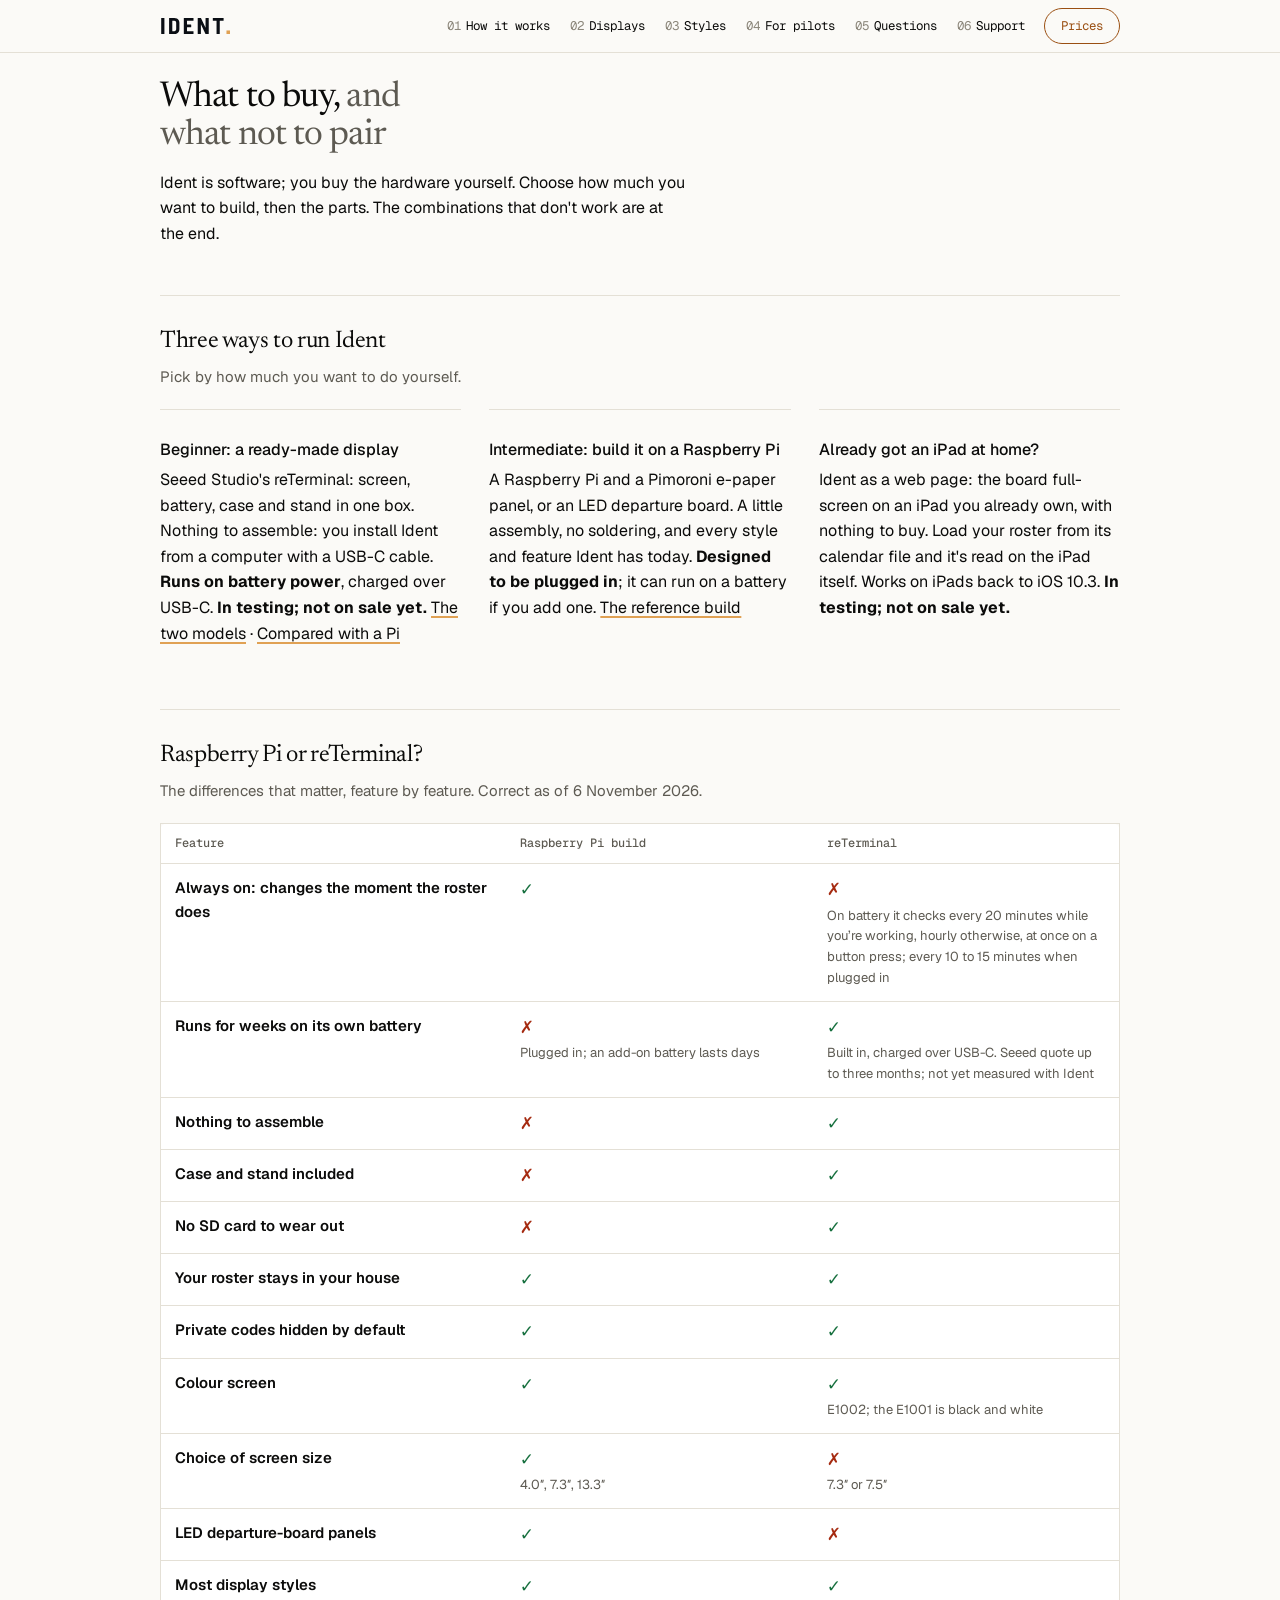
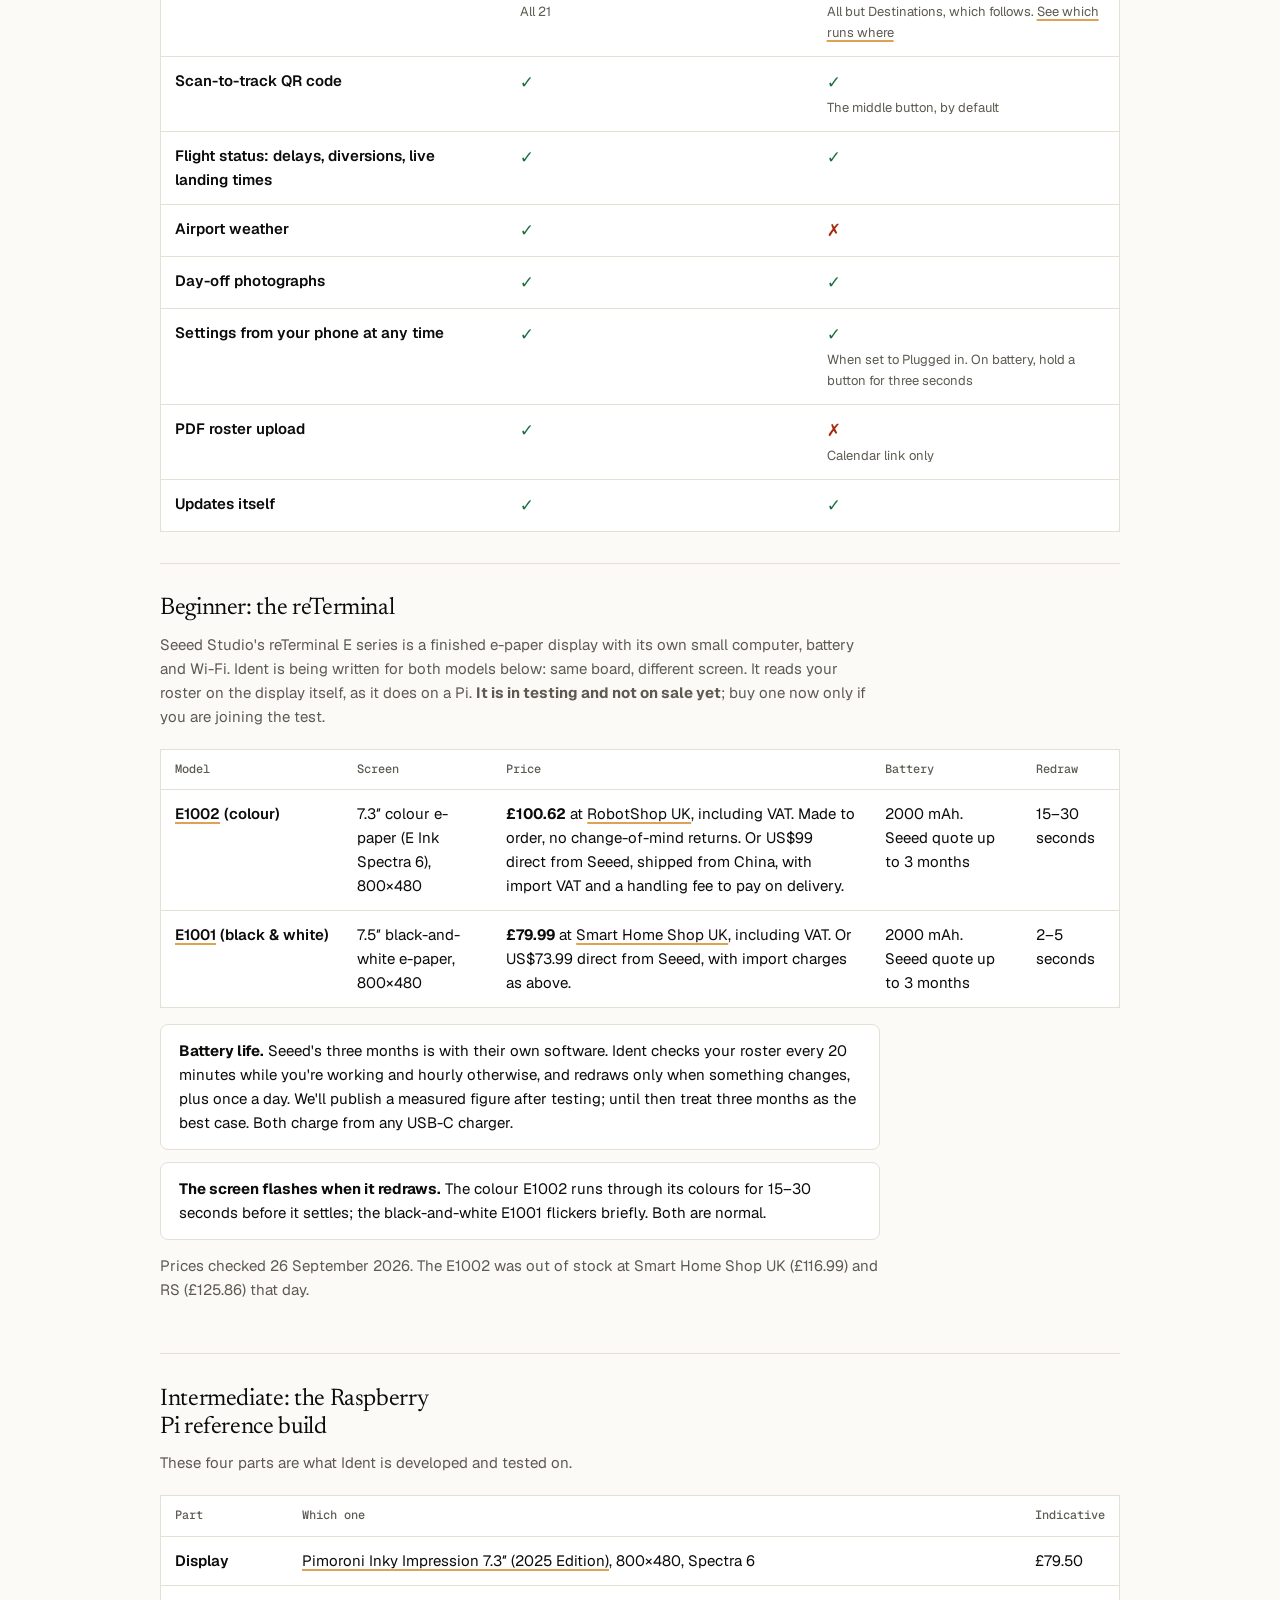
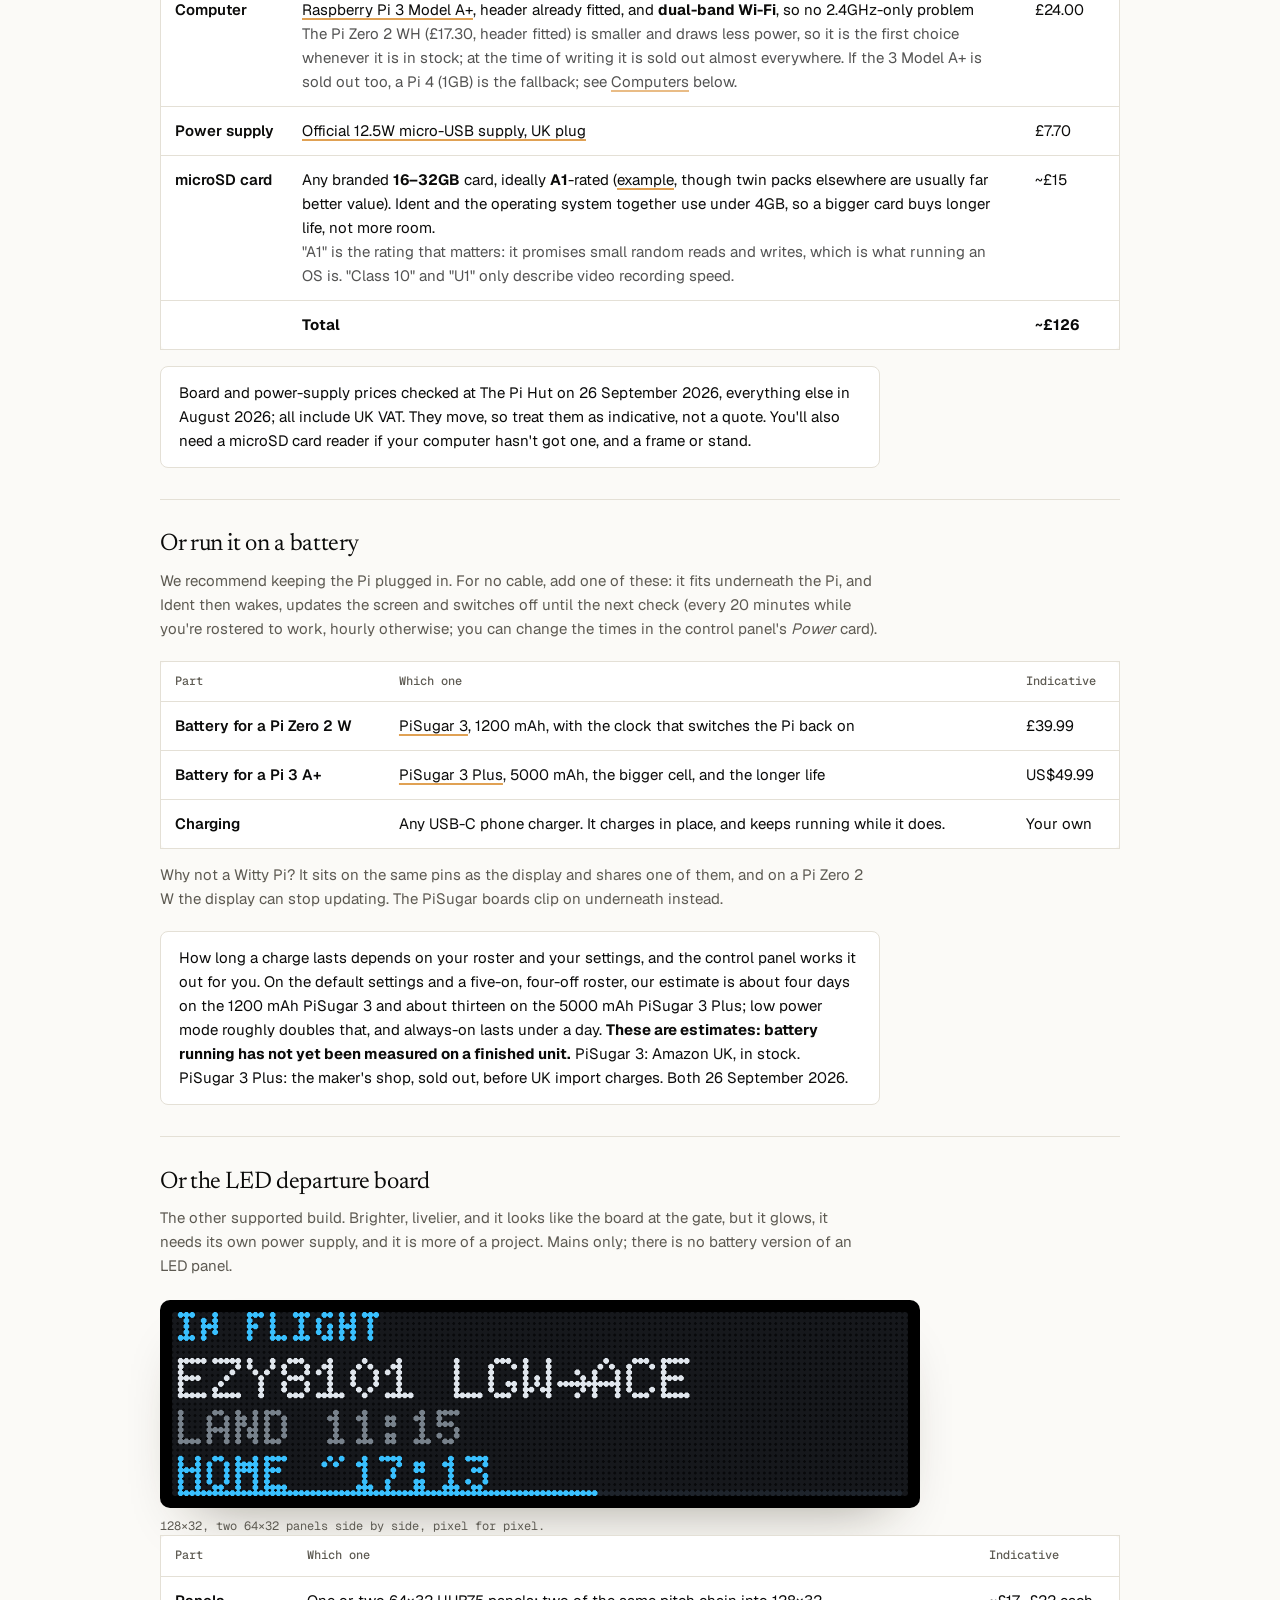
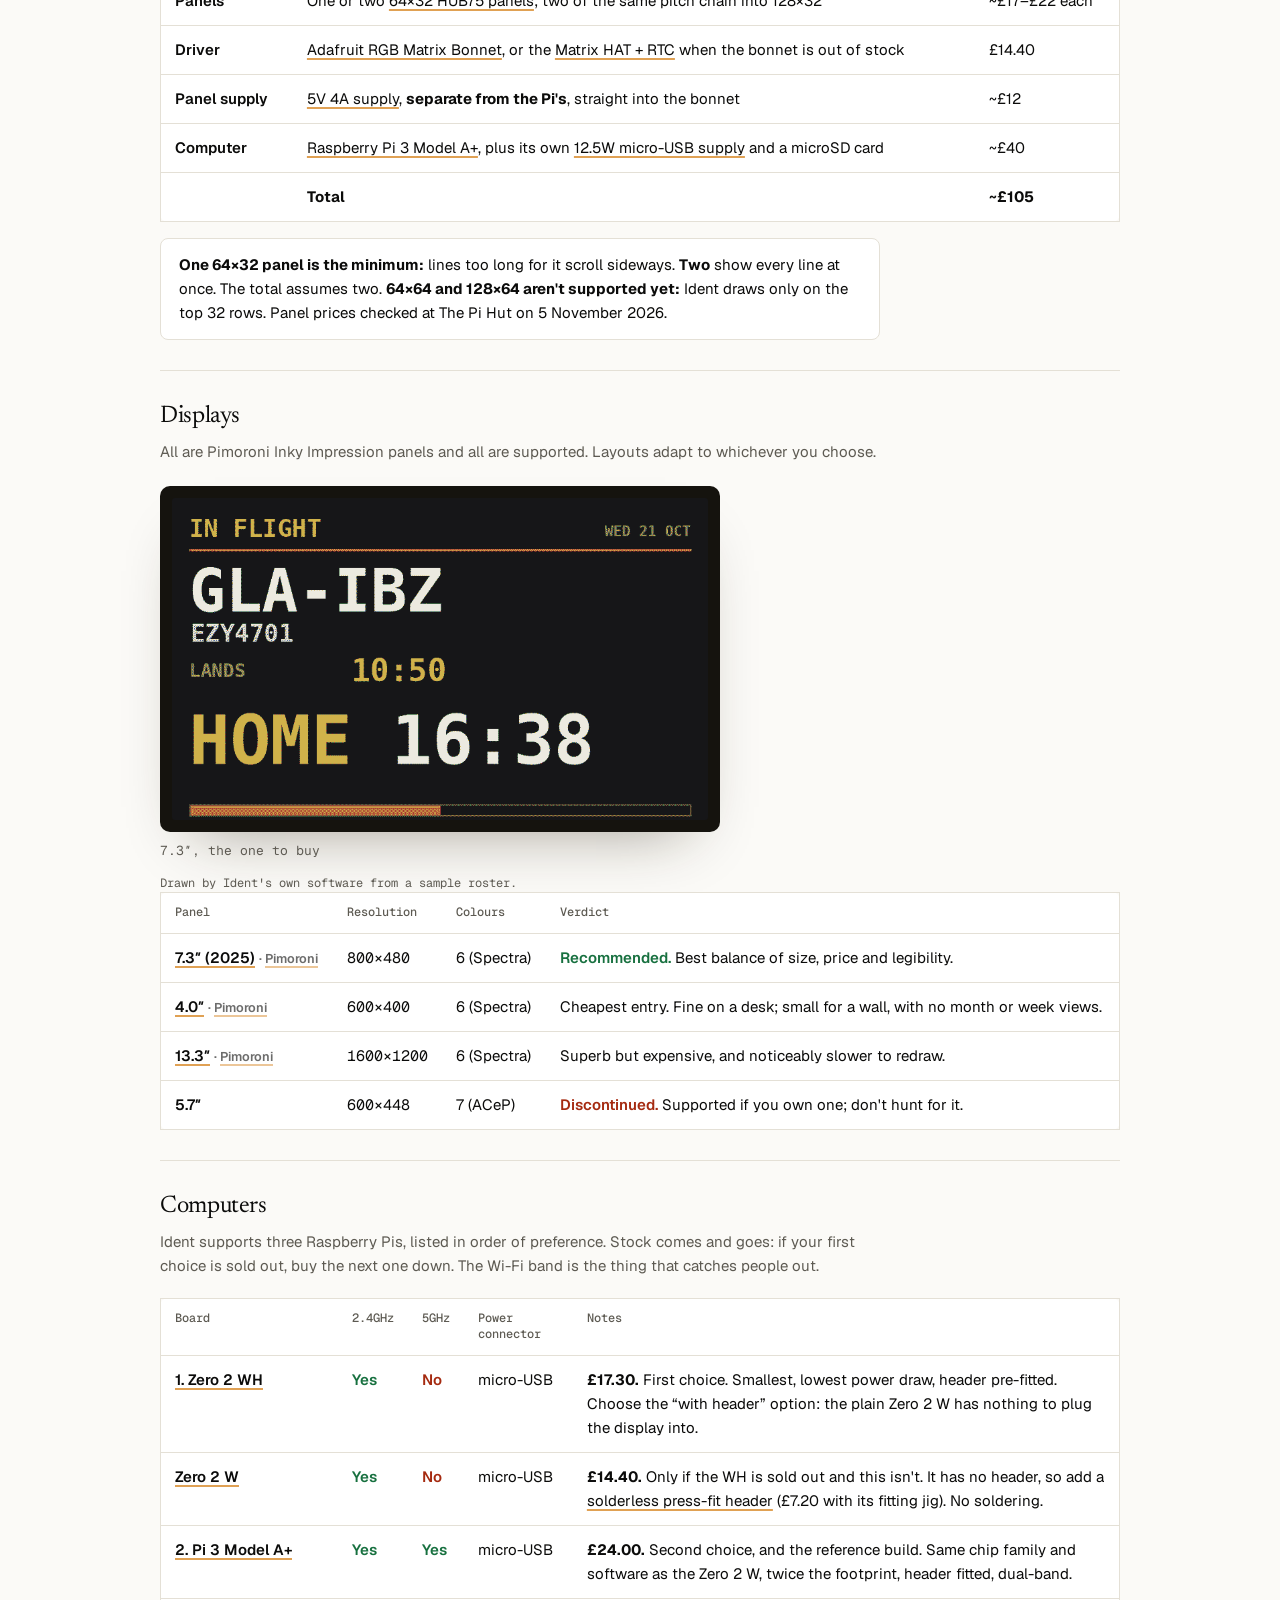
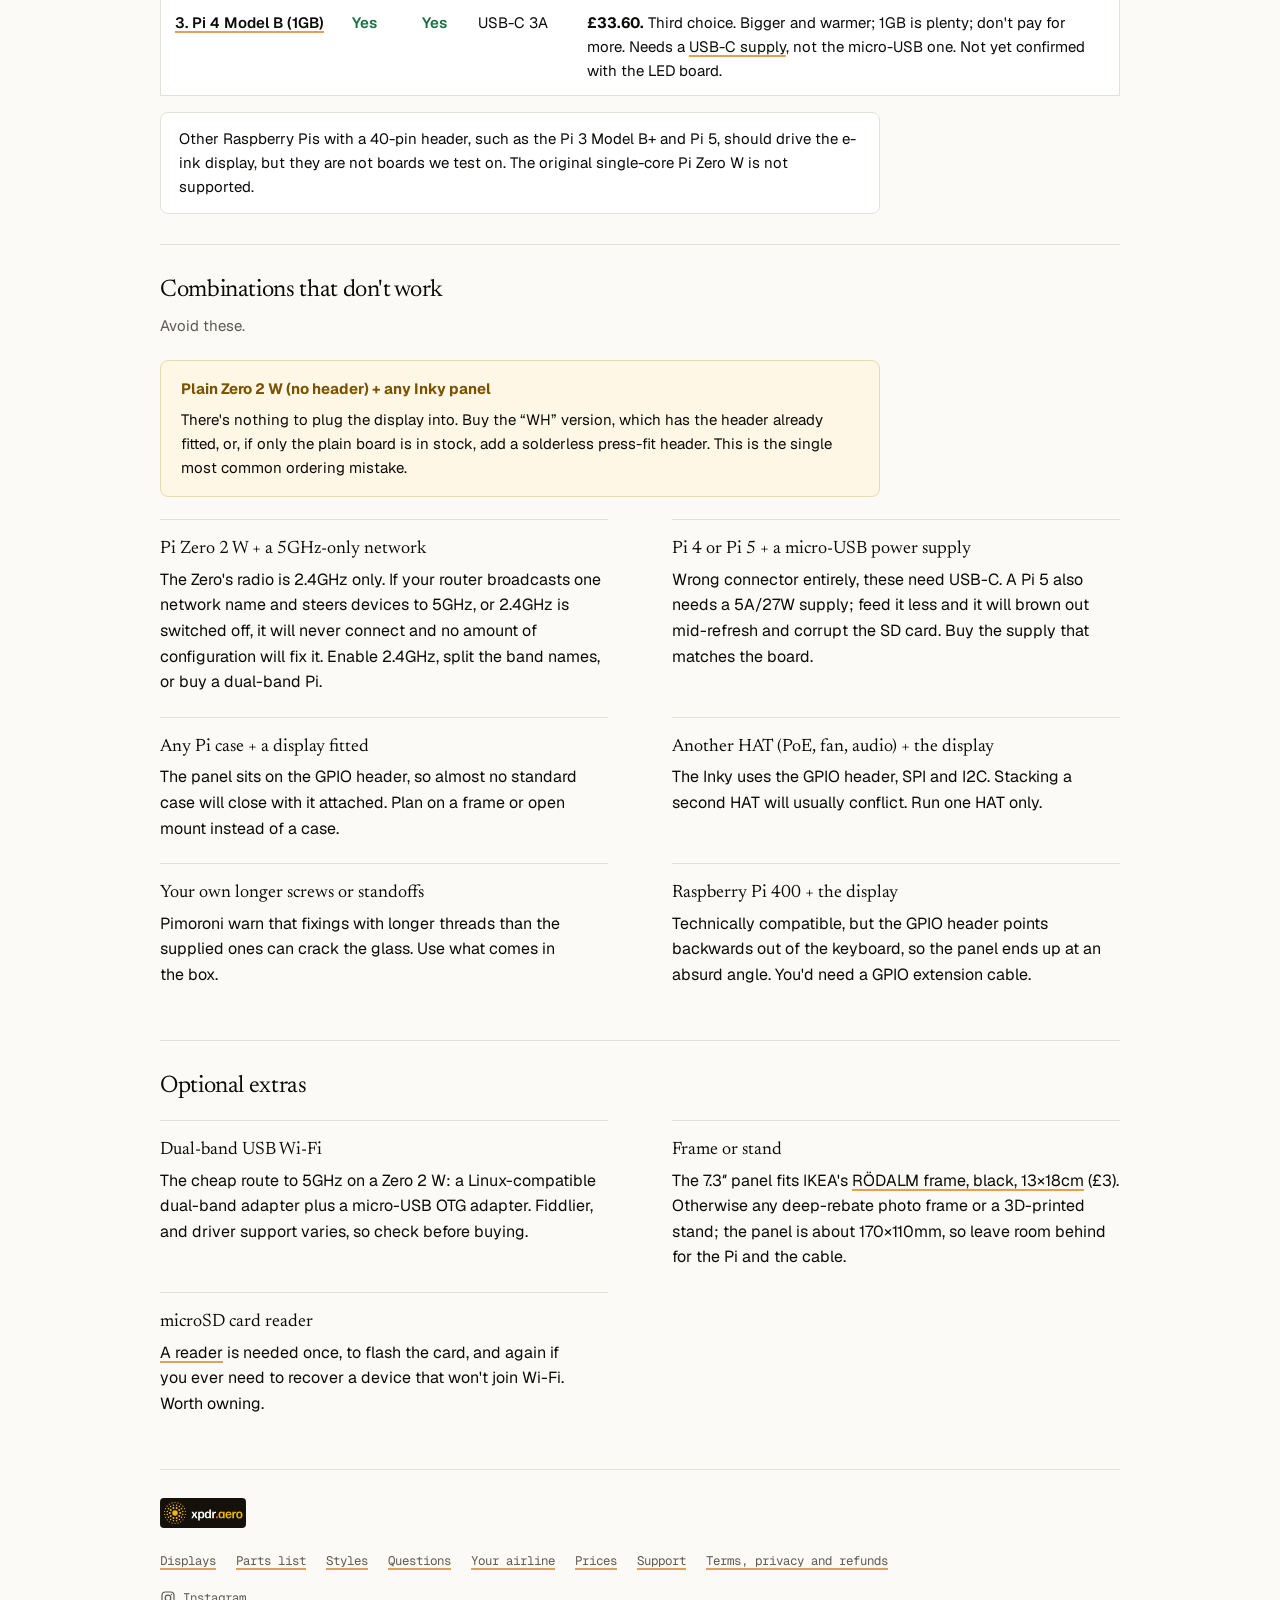
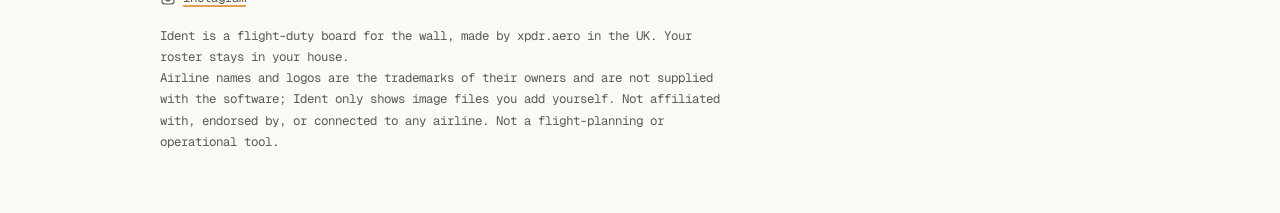
<file: parts.html>
<!doctype html>
<html lang="en">
<head>
<meta charset="utf-8">
<meta name="viewport" content="width=device-width,initial-scale=1">
<title>Ident: parts list</title>
<meta name="description" content="Everything you need to build an Ident display, which parts work together, and the combinations to avoid.">
<link rel="icon" href="/favicon.svg" type="image/svg+xml">
<link rel="icon" href="/favicon-32.png" type="image/png" sizes="32x32">
<link rel="icon" href="/favicon-16.png" type="image/png" sizes="16x16">
<link rel="apple-touch-icon" href="/apple-touch-icon.png">
<meta name="theme-color" content="#fbfaf7">
<link rel="stylesheet" href="style.css">
</head>
<body>
<a class="skip" href="#main">Skip to content</a>

<nav aria-label="Main"><div class="wrap">
  <a class="brand" href="index.html"><img src="/img/ident-wordmark-light.svg" alt="Ident" width="70" height="16"></a>
  <div class="links">
    <a class="l" href="index.html#how"><span>01</span>How it works</a>
    <a class="l" href="displays.html"><span>02</span>Displays</a>
    <a class="l" href="styles.html"><span>03</span>Styles</a>
    <a class="l" href="pilots.html"><span>04</span>For pilots</a>
    <a class="l" href="faq.html"><span>05</span>Questions</a>
    <a class="l" href="support.html"><span>06</span>Support</a>
    <a class="l cta" href="buy.html">Prices</a>
  </div>
  <div class="phone">
    <a class="l cta" href="buy.html">Prices</a>
    <details class="menu"><summary aria-label="Menu"><span class="bars" aria-hidden="true"></span>Menu</summary>
      <div class="sheet">
        <a href="index.html#how"><span>01</span>How it works</a>
        <a href="displays.html"><span>02</span>Displays</a>
        <a href="styles.html"><span>03</span>Styles</a>
        <a href="pilots.html"><span>04</span>For pilots</a>
        <a href="faq.html"><span>05</span>Questions</a>
        <a href="support.html"><span>06</span>Support</a>
        <a href="buy.html"><span>07</span>Prices</a>
      </div>
    </details>
  </div>
</div></nav>

<main id="main">

<header><div class="wrap">
  <h1>What to buy, <span class="g">and what not to pair</span></h1>
  <p class="lead">Ident is software; you buy the hardware yourself. Choose how much you want to
    build, then the parts. The combinations that don't work are at the end.</p>
</div></header>

<section id="choose"><div class="wrap">
  <h2>Three ways to run Ident</h2>
  <p class="sub">Pick by how much you want to do yourself.</p>
  <div class="ruled three">
    <div><h3>Beginner: a ready-made display</h3>
      <p>Seeed Studio's reTerminal: screen, battery, case and stand in one box. Nothing to
        assemble: you install Ident from a computer with a USB-C cable. <strong>Runs on
        battery power</strong>, charged over USB-C.
        <strong>In testing; not on sale yet.</strong>
        <a href="#reterminal">The two models</a> · <a href="#compare">Compared with a Pi</a></p></div>
    <div><h3>Intermediate: build it on a Raspberry Pi</h3>
      <p>A Raspberry Pi and a Pimoroni e-paper panel, or an LED departure board. A little
        assembly, no soldering, and every style and feature Ident has today.
        <strong>Designed to be plugged in</strong>; it can run on a battery if you add one.
        <a href="#reference">The reference build</a></p></div>
    <div><h3>Already got an iPad at home?</h3>
      <p>Ident as a web page: the board full-screen on an iPad you already own, with nothing to
        buy. Load your roster from its calendar file and it's read on the iPad itself.
        Works on iPads back to iOS 10.3. <strong>In testing; not on sale yet.</strong></p></div></div>
</div></section>

<section id="compare"><div class="wrap">
  <h2>Raspberry Pi or reTerminal?</h2>
  <p class="sub">The differences that matter, feature by feature. Correct as of 6 November 2026.</p>
  <div class="tablewrap"><table class="cmp">
    <tr><th>Feature</th><th>Raspberry Pi build</th><th>reTerminal</th></tr>
    <tr><td class="k">Always on: changes the moment the roster does</td><td data-label="Raspberry Pi build"><span class="yes" aria-label="Yes">✓</span></td><td data-label="reTerminal"><span class="no" aria-label="No">✗</span> <span class="why">On battery it checks every 20 minutes while you’re working, hourly otherwise, at once on a button press; every 10 to 15 minutes when plugged in</span></td></tr>
    <tr><td class="k">Runs for weeks on its own battery</td><td data-label="Raspberry Pi build"><span class="no" aria-label="No">✗</span> <span class="why">Plugged in; an add-on battery lasts days</span></td><td data-label="reTerminal"><span class="yes" aria-label="Yes">✓</span> <span class="why">Built in, charged over USB-C. Seeed quote up to three months; not yet measured with Ident</span></td></tr>
    <tr><td class="k">Nothing to assemble</td><td data-label="Raspberry Pi build"><span class="no" aria-label="No">✗</span></td><td data-label="reTerminal"><span class="yes" aria-label="Yes">✓</span></td></tr>
    <tr><td class="k">Case and stand included</td><td data-label="Raspberry Pi build"><span class="no" aria-label="No">✗</span></td><td data-label="reTerminal"><span class="yes" aria-label="Yes">✓</span></td></tr>
    <tr><td class="k">No SD card to wear out</td><td data-label="Raspberry Pi build"><span class="no" aria-label="No">✗</span></td><td data-label="reTerminal"><span class="yes" aria-label="Yes">✓</span></td></tr>
    <tr><td class="k">Your roster stays in your house</td><td data-label="Raspberry Pi build"><span class="yes" aria-label="Yes">✓</span></td><td data-label="reTerminal"><span class="yes" aria-label="Yes">✓</span></td></tr>
    <tr><td class="k">Private codes hidden by default</td><td data-label="Raspberry Pi build"><span class="yes" aria-label="Yes">✓</span></td><td data-label="reTerminal"><span class="yes" aria-label="Yes">✓</span></td></tr>
    <tr><td class="k">Colour screen</td><td data-label="Raspberry Pi build"><span class="yes" aria-label="Yes">✓</span></td><td data-label="reTerminal"><span class="yes" aria-label="Yes">✓</span> <span class="why">E1002; the E1001 is black and white</span></td></tr>
    <tr><td class="k">Choice of screen size</td><td data-label="Raspberry Pi build"><span class="yes" aria-label="Yes">✓</span> <span class="why">4.0″, 7.3″, 13.3″</span></td><td data-label="reTerminal"><span class="no" aria-label="No">✗</span> <span class="why">7.3″ or 7.5″</span></td></tr>
    <tr><td class="k">LED departure-board panels</td><td data-label="Raspberry Pi build"><span class="yes" aria-label="Yes">✓</span></td><td data-label="reTerminal"><span class="no" aria-label="No">✗</span></td></tr>
    <tr><td class="k">Most display styles</td><td data-label="Raspberry Pi build"><span class="yes" aria-label="Yes">✓</span> <span class="why">All 21</span></td><td data-label="reTerminal"><span class="yes" aria-label="Yes">✓</span> <span class="why">All but Destinations, which follows. <a href="styles.html">See which runs where</a></span></td></tr>
    <tr><td class="k">Scan-to-track QR code</td><td data-label="Raspberry Pi build"><span class="yes" aria-label="Yes">✓</span></td><td data-label="reTerminal"><span class="yes" aria-label="Yes">✓</span> <span class="why">The middle button, by default</span></td></tr>
    <tr><td class="k">Flight status: delays, diversions, live landing times</td><td data-label="Raspberry Pi build"><span class="yes" aria-label="Yes">✓</span></td><td data-label="reTerminal"><span class="yes" aria-label="Yes">✓</span></td></tr>
    <tr><td class="k">Airport weather</td><td data-label="Raspberry Pi build"><span class="yes" aria-label="Yes">✓</span></td><td data-label="reTerminal"><span class="no" aria-label="No">✗</span></td></tr>
    <tr><td class="k">Day-off photographs</td><td data-label="Raspberry Pi build"><span class="yes" aria-label="Yes">✓</span></td><td data-label="reTerminal"><span class="yes" aria-label="Yes">✓</span></td></tr>
    <tr><td class="k">Settings from your phone at any time</td><td data-label="Raspberry Pi build"><span class="yes" aria-label="Yes">✓</span></td><td data-label="reTerminal"><span class="yes" aria-label="Yes">✓</span> <span class="why">When set to Plugged in. On battery, hold a button for three seconds</span></td></tr>
    <tr><td class="k">PDF roster upload</td><td data-label="Raspberry Pi build"><span class="yes" aria-label="Yes">✓</span></td><td data-label="reTerminal"><span class="no" aria-label="No">✗</span> <span class="why">Calendar link only</span></td></tr>
    <tr><td class="k">Updates itself</td><td data-label="Raspberry Pi build"><span class="yes" aria-label="Yes">✓</span></td><td data-label="reTerminal"><span class="yes" aria-label="Yes">✓</span></td></tr>
  </table></div>
</div></section>

<section id="reterminal"><div class="wrap">
  <h2>Beginner: the reTerminal</h2>
  <p class="sub">Seeed Studio's reTerminal E series is a finished e-paper display with its own
    small computer, battery and Wi-Fi. Ident is being written for both models below: same
    board, different screen. It reads your roster on the display itself, as it does on a
    Pi. <strong>It is in testing and not on sale yet</strong>; buy one now only if you are
    joining the test.</p>
  <table>
    <tr><th>Model</th><th>Screen</th><th>Price</th><th>Battery</th><th>Redraw</th></tr>
    <tr><td class="k"><a href="https://www.seeedstudio.com/reTerminal-E1002-p-6533.html" target="_blank" rel="noopener">E1002</a> (colour)</td>
      <td data-label="Screen">7.3″ colour e-paper (E Ink Spectra 6), 800×480</td>
      <td data-label="Price"><strong>£100.62</strong> at <a href="https://uk.robotshop.com/products/seeedstudio-reterminal-e1002-full-color-epaper-display" target="_blank" rel="noopener">RobotShop UK</a>,
        including VAT. Made to order, no change-of-mind returns.
        Or US$99 direct from Seeed, shipped from China, with import VAT and a handling fee
        to pay on delivery.</td>
      <td data-label="Battery">2000&nbsp;mAh. Seeed quote up to 3 months</td>
      <td data-label="Redraw">15–30 seconds</td></tr>
    <tr><td class="k"><a href="https://www.seeedstudio.com/reTerminal-E1001-p-6534.html" target="_blank" rel="noopener">E1001</a> (black &amp; white)</td>
      <td data-label="Screen">7.5″ black-and-white e-paper, 800×480</td>
      <td data-label="Price"><strong>£79.99</strong> at <a href="https://smarthomeshopuk.com/products/reterminal-e1001-7-5-monochrome-epaper-display-esp32-s3/" target="_blank" rel="noopener">Smart Home Shop UK</a>,
        including VAT. Or US$73.99 direct from Seeed, with import charges as above.</td>
      <td data-label="Battery">2000&nbsp;mAh. Seeed quote up to 3 months</td>
      <td data-label="Redraw">2–5 seconds</td></tr>
  </table>
  <div class="note" style="margin-top:16px"><strong>Battery life.</strong> Seeed's three months
    is with their own software. Ident checks your roster every 20 minutes while you're working
    and hourly otherwise, and redraws only when something changes, plus once a day. We'll
    publish a measured figure after testing; until then treat three months as the best case.
    Both charge from any USB-C charger.</div>
  <div class="note" style="margin-top:12px"><strong>The screen flashes when it redraws.</strong>
    The colour E1002 runs through its colours for 15–30 seconds before it settles; the
    black-and-white E1001 flickers briefly. Both are normal.</div>
  <p class="sub" style="margin-top:14px">Prices checked 26 September 2026. The E1002 was out of
    stock at Smart Home Shop UK (£116.99) and RS (£125.86) that day.</p>
</div></section>

<section id="reference"><div class="wrap">
  <h2>Intermediate: the Raspberry Pi reference build</h2>
  <p class="sub">These four parts are what Ident is developed and tested on.</p>
  <table>
    <tr><th>Part</th><th>Which one</th><th>Indicative</th></tr>
    <tr><td class="k">Display</td>
      <td data-label="Which one"><a href="https://thepihut.com/products/inky-impression-7-3-2025-edition" target="_blank" rel="noopener">Pimoroni Inky Impression 7.3″ (2025 Edition)</a>, 800×480, Spectra 6</td><td data-label="Indicative">£79.50</td></tr>
    <tr><td class="k">Computer</td>
      <td data-label="Which one"><a href="https://thepihut.com/products/raspberry-pi-3-model-a-plus" target="_blank" rel="noopener">Raspberry Pi 3 Model A+</a>, header already fitted, and
        <strong>dual-band Wi-Fi</strong>, so no 2.4GHz-only problem<br>
        <span style="opacity:.7">The Pi Zero 2 WH (£17.30, header fitted) is smaller and draws less
        power, so it is the first choice whenever it is in stock; at the time of writing it is
        sold out almost everywhere. If the 3 Model A+ is sold out too, a Pi 4 (1GB) is the
        fallback; see <a href="#computers">Computers</a> below.</span></td><td data-label="Indicative">£24.00</td></tr>
    <tr><td class="k">Power supply</td>
      <td data-label="Which one"><a href="https://thepihut.com/products/raspberry-pi-zero-uk-power-supply" target="_blank" rel="noopener">Official 12.5W micro-USB supply, UK plug</a></td><td data-label="Indicative">£7.70</td></tr>
    <tr><td class="k">microSD card</td>
      <td data-label="Which one">Any branded <strong>16–32GB</strong> card, ideally <strong>A1</strong>-rated
        (<a href="https://thepihut.com/products/sandisk-microsd-card-class-10-a1" target="_blank" rel="noopener">example</a>, though
        twin packs elsewhere are usually far better value). Ident and the operating
        system together use under 4GB, so a bigger card buys longer life, not more room.
        <br><span style="opacity:.7">"A1" is the rating that matters: it promises small
        random reads and writes, which is what running an OS is. "Class 10" and "U1"
        only describe video recording speed.</span></td><td data-label="Indicative">~£15</td></tr>
    <tr><td class="k"></td><td data-label="Which one"><strong>Total</strong></td><td data-label="Indicative"><strong>~£126</strong></td></tr>
  </table>
  <div class="note" style="margin-top:16px">Board and power-supply prices checked at The Pi Hut on 26 September
    2026, everything else in August 2026; all include UK VAT. They move, so treat them as indicative, not a quote. You'll also need a microSD card reader
    if your computer hasn't got one, and a frame or stand.</div>
</div></section>

<section id="battery"><div class="wrap">
  <h2>Or run it on a battery</h2>
  <p class="sub">We recommend keeping the Pi plugged in. For no cable, add one of these: it
    fits underneath the Pi, and Ident then wakes, updates the screen and switches off until the
    next check (every 20 minutes while you're rostered to work, hourly otherwise; you can change
    the times in the control panel's <em>Power</em> card).</p>
  <table>
    <tr><th>Part</th><th>Which one</th><th>Indicative</th></tr>
    <tr><td class="k">Battery for a Pi Zero 2 W</td>
      <td data-label="Which one"><a href="https://www.amazon.co.uk/dp/B09QS12N1W" target="_blank" rel="noopener">PiSugar 3</a>,
        1200&nbsp;mAh, with the clock that switches the Pi back on</td><td data-label="Indicative">£39.99</td></tr>
    <tr><td class="k">Battery for a Pi 3 A+</td>
      <td data-label="Which one"><a href="https://www.pisugar.com/products/pisugar-3-plus-raspberry-pi-ups" target="_blank" rel="noopener">PiSugar 3 Plus</a>,
        5000&nbsp;mAh, the bigger cell, and the longer life</td><td data-label="Indicative">US$49.99</td></tr>
    <tr><td class="k">Charging</td>
      <td data-label="Which one">Any USB-C phone charger. It charges in place, and keeps running while it does.</td><td data-label="Indicative">Your own</td></tr>
  </table>
  <p class="sub" style="margin-top:14px">Why not a Witty Pi? It sits on the same pins as the
    display and shares one of them, and on a Pi Zero 2 W the display can stop updating.
    The PiSugar boards clip on underneath instead.</p>
  <div class="note" style="margin-top:16px">How long a charge lasts depends on your roster
    and your settings, and the control panel works it out for you. On the default
    settings and a five-on, four-off roster, our estimate is about four days on the
    1200&nbsp;mAh PiSugar&nbsp;3 and about thirteen on the 5000&nbsp;mAh PiSugar&nbsp;3&nbsp;Plus;
    low power mode roughly doubles that, and always-on lasts under a day.
    <strong>These are estimates: battery running has not yet been measured on a finished
    unit.</strong> PiSugar&nbsp;3: Amazon UK, in stock. PiSugar&nbsp;3&nbsp;Plus: the maker's shop,
    sold out, before UK import charges. Both 26 September 2026.</div>
</div></section>

<section id="led"><div class="wrap">
  <h2>Or the LED departure board</h2>
  <p class="sub">The other supported build. Brighter, livelier, and it looks like the board
    at the gate, but it glows, it needs its own power supply, and it is more of a project.
    Mains only; there is no battery version of an LED panel.</p>
  <div class="pair-one"><figure class="led"><figure class="dev ledf"><img src="img/scenes/led_px_128x32_inflight.png" alt="Two chained 64 by 32 LED panels: IN FLIGHT, EZY8101 LGW to ACE, LAND 11:15, HOME about 17:13" width="1024" height="256" loading="lazy"></figure><figcaption>128×32, two 64×32 panels side by side, pixel for pixel.</figcaption></figure></div>
  <table>
    <tr><th>Part</th><th>Which one</th><th>Indicative</th></tr>
    <tr><td class="k">Panels</td>
      <td data-label="Which one">One or two <a href="https://thepihut.com/products/rgb-full-colour-led-matrix-panel-4mm-pitch-64x32-pixels" target="_blank" rel="noopener">64×32 HUB75 panels</a>; two of the same pitch chain into 128×32</td><td data-label="Indicative">~£17–£22 each</td></tr>
    <tr><td class="k">Driver</td>
      <td data-label="Which one"><a href="https://thepihut.com/products/adafruit-rgb-matrix-bonnet-for-raspberry-pi-ada3211" target="_blank" rel="noopener">Adafruit RGB Matrix Bonnet</a>, or the
        <a href="https://thepihut.com/products/adafruit-rgb-matrix-hat-rtc-for-raspberry-pi-mini-kit" target="_blank" rel="noopener">Matrix HAT + RTC</a> when the bonnet is out of stock</td><td data-label="Indicative">£14.40</td></tr>
    <tr><td class="k">Panel supply</td>
      <td data-label="Which one"><a href="https://thepihut.com/products/5v-4a-power-supply-2-1mm-jack" target="_blank" rel="noopener">5V 4A supply</a>, <strong>separate from the Pi's</strong>, straight
        into the bonnet</td><td data-label="Indicative">~£12</td></tr>
    <tr><td class="k">Computer</td>
      <td data-label="Which one"><a href="https://thepihut.com/products/raspberry-pi-3-model-a-plus" target="_blank" rel="noopener">Raspberry Pi 3 Model A+</a>, plus its own
        <a href="https://thepihut.com/products/raspberry-pi-zero-uk-power-supply" target="_blank" rel="noopener">12.5W micro-USB supply</a> and a microSD card</td><td data-label="Indicative">~£40</td></tr>
    <tr><td class="k"></td><td data-label="Which one"><strong>Total</strong></td><td data-label="Indicative"><strong>~£105</strong></td></tr>
  </table>
  <div class="note" style="margin-top:16px">
    <strong>One 64×32 panel is the minimum:</strong> lines too long for it scroll sideways.
    <strong>Two</strong> show every line at once. The total assumes two. <strong>64×64 and 128×64 aren't supported yet:</strong> Ident draws only on the top
    32 rows. Panel prices checked at The Pi Hut on 5 November 2026.
  </div>
</div></section>

<section><div class="wrap">
  <h2>Displays</h2>
  <p class="sub">All are Pimoroni Inky Impression panels and all are supported. Layouts adapt to
    whichever you choose.</p>
  <div class="pair-one narrow"><figure class="size1"><figure class="dev"><img src="img/scenes/p_epaper_7_3.png" alt="A 7.3 inch e-paper panel showing the Solari board in flight from Glasgow to Ibiza" width="1600" height="960" loading="lazy"></figure><figcaption>7.3″, the one to buy</figcaption></figure></div>
  <p class="rnd">Drawn by Ident's own software from a sample roster.</p>
  <table>
    <tr><th>Panel</th><th>Resolution</th><th>Colours</th><th>Verdict</th></tr>
    <tr><td class="k"><a href="https://thepihut.com/products/inky-impression-7-3-2025-edition" target="_blank" rel="noopener">7.3″ (2025)</a> <span style="opacity:.6;font-size:.85em">· <a href="https://shop.pimoroni.com/products/inky-impression" target="_blank" rel="noopener">Pimoroni</a></span></td><td class="mono" data-label="Resolution">800×480</td><td data-label="Colours">6 (Spectra)</td>
      <td data-label="Verdict"><span class="yes">Recommended.</span> Best balance of size, price and legibility.</td></tr>
    <tr><td class="k"><a href="https://thepihut.com/products/inky-impression-4-0" target="_blank" rel="noopener">4.0″</a> <span style="opacity:.6;font-size:.85em">· <a href="https://shop.pimoroni.com/products/inky-impression" target="_blank" rel="noopener">Pimoroni</a></span></td><td class="mono" data-label="Resolution">600×400</td><td data-label="Colours">6 (Spectra)</td>
      <td data-label="Verdict">Cheapest entry. Fine on a desk; small for a wall, with no month or week views.</td></tr>
    <tr><td class="k"><a href="https://thepihut.com/products/inky-impression-13-3-2025-edition" target="_blank" rel="noopener">13.3″</a> <span style="opacity:.6;font-size:.85em">· <a href="https://shop.pimoroni.com/products/inky-impression" target="_blank" rel="noopener">Pimoroni</a></span></td><td class="mono" data-label="Resolution">1600×1200</td><td data-label="Colours">6 (Spectra)</td>
      <td data-label="Verdict">Superb but expensive, and noticeably slower to redraw.</td></tr>
    <tr><td class="k">5.7″</td><td class="mono" data-label="Resolution">600×448</td><td data-label="Colours">7 (ACeP)</td>
      <td data-label="Verdict"><span class="no">Discontinued.</span> Supported if you own one; don't hunt for it.</td></tr>
  </table>
</div></section>

<section id="computers"><div class="wrap">
  <h2>Computers</h2>
  <p class="sub">Ident supports three Raspberry Pis, listed in order of preference. Stock comes and
    goes: if your first choice is sold out, buy the next one down. The Wi-Fi band is the thing
    that catches people out.</p>
  <table>
    <tr><th>Board</th><th>2.4GHz</th><th>5GHz</th><th>Power connector</th><th>Notes</th></tr>
    <tr><td class="k"><a href="https://thepihut.com/products/raspberry-pi-zero-2" target="_blank" rel="noopener">1. Zero 2 WH</a></td><td class="yes" data-label="2.4GHz">Yes</td><td class="no" data-label="5GHz">No</td><td data-label="Power connector">micro-USB</td>
      <td data-label="Notes"><strong>£17.30.</strong> First choice. Smallest, lowest power draw, header pre-fitted. Choose the
        “with header” option: the plain Zero 2 W has nothing to plug the display into.</td></tr>
    <tr><td class="k"><a href="https://thepihut.com/products/raspberry-pi-zero-2" target="_blank" rel="noopener">Zero 2 W</a></td><td class="yes" data-label="2.4GHz">Yes</td><td class="no" data-label="5GHz">No</td><td data-label="Power connector">micro-USB</td>
      <td data-label="Notes"><strong>£14.40.</strong> Only if the WH is sold out and this isn't. It has no header, so add a
        <a href="https://thepihut.com/products/gpio-hammer-header-solderless" target="_blank" rel="noopener">solderless press-fit header</a>
        (£7.20 with its fitting jig). No soldering.</td></tr>
    <tr><td class="k"><a href="https://thepihut.com/products/raspberry-pi-3-model-a-plus" target="_blank" rel="noopener">2. Pi 3 Model A+</a></td><td class="yes" data-label="2.4GHz">Yes</td><td class="yes" data-label="5GHz">Yes</td><td data-label="Power connector">micro-USB</td>
      <td data-label="Notes"><strong>£24.00.</strong> Second choice, and the reference build. Same chip family and software as the Zero 2 W,
        twice the footprint, header fitted, dual-band.</td></tr>
    <tr><td class="k"><a href="https://thepihut.com/products/raspberry-pi-4-model-b" target="_blank" rel="noopener">3. Pi 4 Model B (1GB)</a></td><td class="yes" data-label="2.4GHz">Yes</td><td class="yes" data-label="5GHz">Yes</td><td data-label="Power connector">USB-C 3A</td>
      <td data-label="Notes"><strong>£33.60.</strong> Third choice. Bigger and warmer; 1GB is plenty; don't pay for more. Needs a
        <a href="https://thepihut.com/products/raspberry-pi-psu-uk" target="_blank" rel="noopener">USB-C supply</a>, not the micro-USB one.
        Not yet confirmed with the LED board.</td></tr>
  </table>
  <div class="note" style="margin-top:16px">Other Raspberry Pis with a 40-pin header, such as the
    Pi 3 Model B+ and Pi 5, should drive the e-ink display, but they are not boards we test on.
    The original single-core Pi Zero W is not supported.</div>
</div></section>

<section><div class="wrap">
  <h2>Combinations that don't work</h2>
  <p class="sub">Avoid these.</p>
  <div class="warn"><strong>Plain Zero 2 W (no header) + any Inky panel</strong><p>There's nothing to plug the display into. Buy the “WH” version, which has the
      header already fitted, or, if only the plain board is in stock, add a solderless
      press-fit header. This is the single most common ordering mistake.</p></div>
  <div class="ruled"><div><h3>Pi Zero 2 W + a 5GHz-only network</h3><p>The Zero's radio is 2.4GHz only. If your router broadcasts one network name and steers
      devices to 5GHz, or 2.4GHz is switched off, it will never connect and no amount of
      configuration will fix it. Enable 2.4GHz, split the band names, or buy a dual-band Pi.</p></div><div><h3>Pi 4 or Pi 5 + a micro-USB power supply</h3><p>Wrong connector entirely, these need USB-C. A Pi 5 also needs a 5A/27W supply; feed it less
      and it will brown out mid-refresh and corrupt the SD card. Buy the supply that matches
      the board.</p></div><div><h3>Any Pi case + a display fitted</h3><p>The panel sits on the GPIO header, so almost no standard case will close with it attached.
      Plan on a frame or open mount instead of a case.</p></div><div><h3>Another HAT (PoE, fan, audio) + the display</h3><p>The Inky uses the GPIO header, SPI and I2C. Stacking a second HAT will usually conflict.
      Run one HAT only.</p></div><div><h3>Your own longer screws or standoffs</h3><p>Pimoroni warn that fixings with longer threads than the supplied ones can crack the glass.
      Use what comes in the box.</p></div><div><h3>Raspberry Pi 400 + the display</h3><p>Technically compatible, but the GPIO header points backwards out of the keyboard, so the
      panel ends up at an absurd angle. You'd need a GPIO extension cable.</p></div></div>
  </div></section>

<section><div class="wrap">
  <h2>Optional extras</h2>
  <div class="ruled">
    <div><h3>Dual-band USB Wi-Fi</h3>
      <p>The cheap route to 5GHz on a Zero 2 W: a Linux-compatible dual-band adapter plus a
        micro-USB OTG adapter. Fiddlier, and driver support varies, so check before buying.</p></div>
    <div><h3>Frame or stand</h3>
      <p>The 7.3″ panel fits IKEA's <a href="https://www.ikea.com/gb/en/p/roedalm-frame-black-10548867/" target="_blank" rel="noopener">RÖDALM frame, black, 13×18cm</a>
        (£3). Otherwise any deep-rebate photo frame or a 3D-printed stand; the panel is about
        170×110mm, so leave room behind for the Pi and the cable.</p></div>
    <div><h3>microSD card reader</h3>
      <p><a href="https://thepihut.com/products/microsd-card-usb-reader" target="_blank" rel="noopener">A reader</a> is needed once, to flash the card, and again if you ever need to recover a device that
        won't join Wi-Fi. Worth owning.</p></div></div>
</div></section>

</main>

<footer><div class="wrap">
  <a class="xp" href="https://xpdr.aero/"><img src="/img/xpdr-lockup-A2-on-dark.svg" alt="xpdr.aero" width="86" height="30"></a>
  <div class="fl">
    <a href="displays.html">Displays</a><a href="parts.html">Parts list</a><a href="styles.html">Styles</a>
    <a href="faq.html">Questions</a><a href="airlines.html">Your airline</a><a href="buy.html">Prices</a>
    <a href="support.html">Support</a><a href="legal.html">Terms, privacy and refunds</a>
  </div>
  <ul class="social" aria-label="Ident elsewhere">
    <li><a href="https://www.instagram.com/ident.aero/" rel="me noopener"><svg viewBox="0 0 24 24" width="16" height="16" aria-hidden="true"><rect x="3" y="3" width="18" height="18" rx="5" fill="none" stroke="currentColor" stroke-width="1.8"/><circle cx="12" cy="12" r="4.2" fill="none" stroke="currentColor" stroke-width="1.8"/><circle cx="17.3" cy="6.7" r="1.1" fill="currentColor"/></svg>Instagram</a></li>
    <!-- Other networks: one <li> each, the same shape, in this list. -->
  </ul>
  <p>Ident is a flight-duty board for the wall, made by xpdr.aero in the UK. Your roster stays in your house.<br>
    Airline names and logos are the trademarks of their owners and are not supplied with the software; Ident only
    shows image files you add yourself. Not affiliated with, endorsed by, or connected to any airline. Not a flight-planning or operational tool.</p>
</div></footer>

</body></html>
</file>
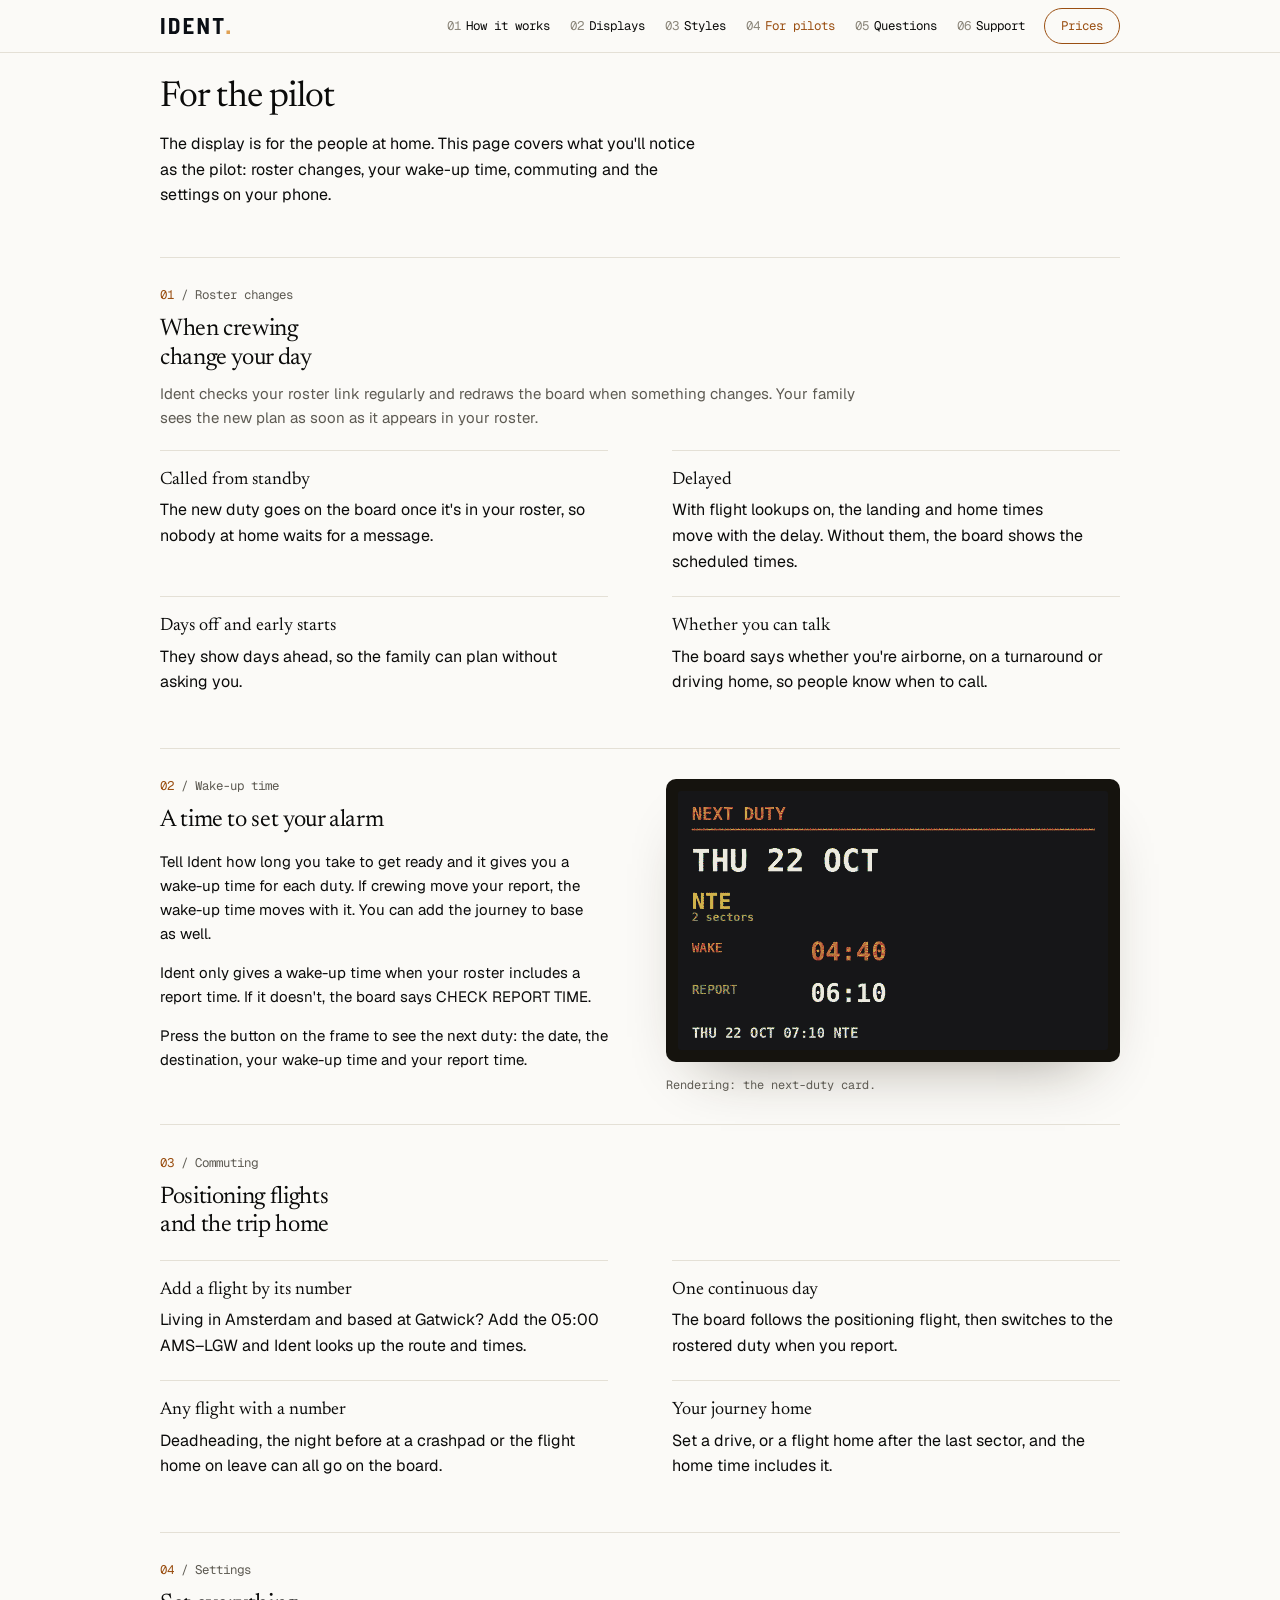
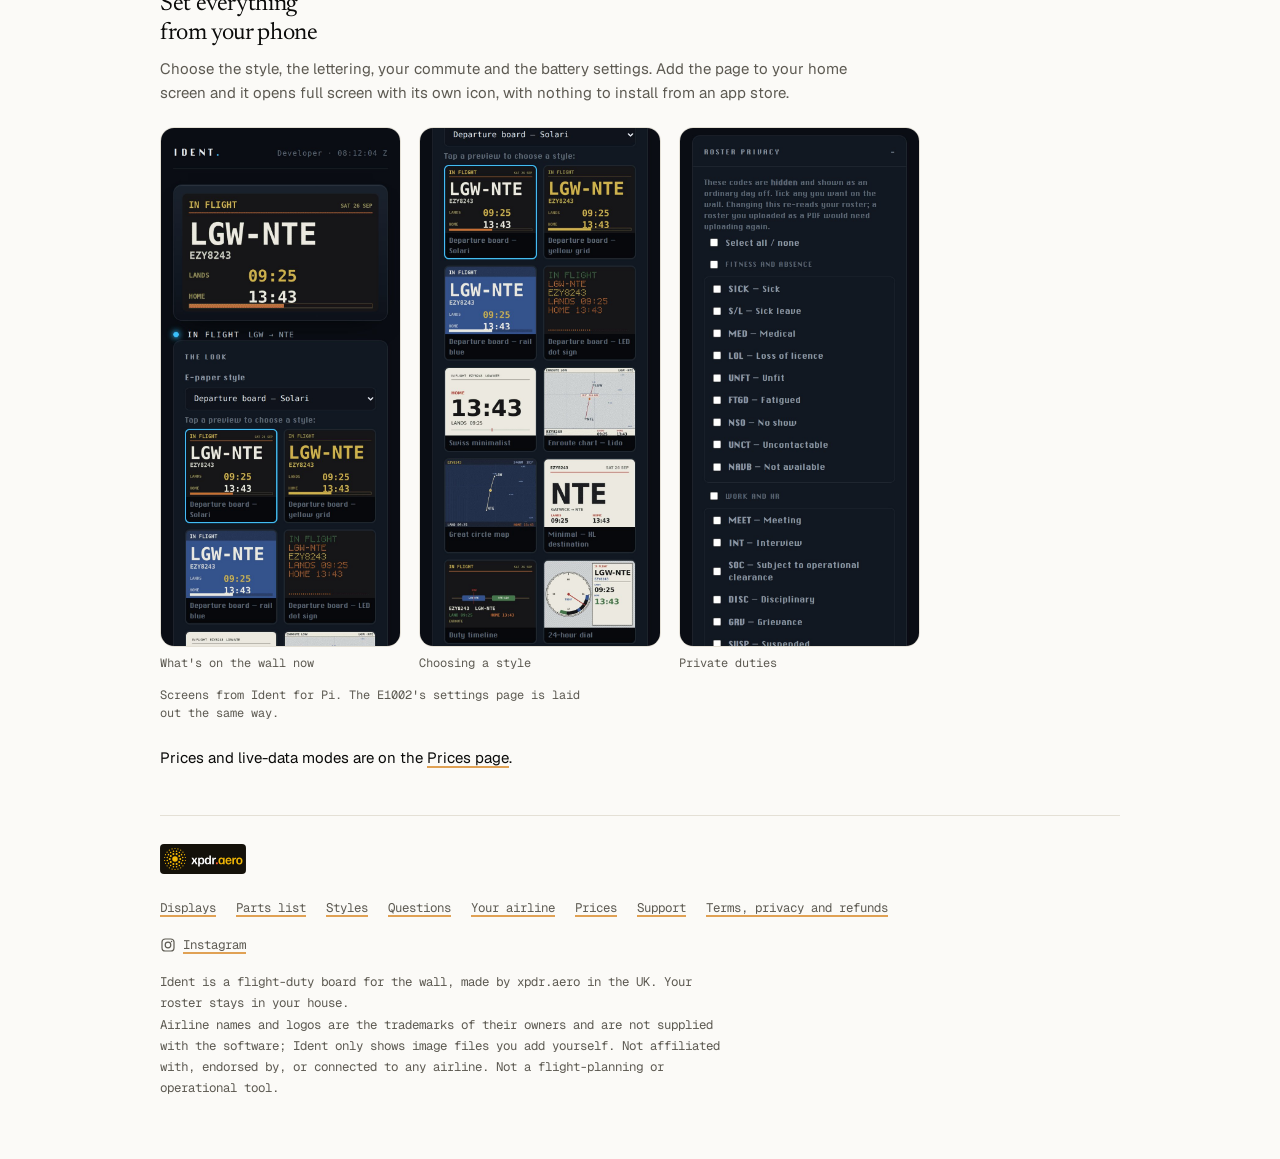
<file: pilots.html>
<!doctype html>
<html lang="en" class="no-js">
<head>
<meta charset="utf-8">
<meta name="viewport" content="width=device-width,initial-scale=1">
<title>Ident for pilots: changes on report, wake times, commuting</title>
<meta name="description" content="What Ident does for the pilot: a board that follows roster changes, a wake time, positioning flights for commuters, and a control panel on your phone.">
<link rel="icon" href="/favicon.svg" type="image/svg+xml">
<link rel="icon" href="/favicon-32.png" type="image/png" sizes="32x32">
<link rel="icon" href="/favicon-16.png" type="image/png" sizes="16x16">
<link rel="apple-touch-icon" href="/apple-touch-icon.png">
<meta name="theme-color" content="#fbfaf7">
<link rel="stylesheet" href="style.css">
<script>document.documentElement.className+=" "+(window.matchMedia("(prefers-reduced-motion: reduce)").matches?"":"js");</script>
</head>
<body>
<a class="skip" href="#main">Skip to content</a>

<nav aria-label="Main"><div class="wrap">
  <a class="brand" href="index.html"><img src="/img/ident-wordmark-light.svg" alt="Ident" width="70" height="16"></a>
  <div class="links">
    <a class="l" href="index.html#how"><span>01</span>How it works</a>
    <a class="l" href="displays.html"><span>02</span>Displays</a>
    <a class="l" href="styles.html"><span>03</span>Styles</a>
    <a class="l" href="pilots.html" aria-current="page"><span>04</span>For pilots</a>
    <a class="l" href="faq.html"><span>05</span>Questions</a>
    <a class="l" href="support.html"><span>06</span>Support</a>
    <a class="l cta" href="buy.html">Prices</a>
  </div>
  <div class="phone">
    <a class="l cta" href="buy.html">Prices</a>
    <details class="menu"><summary aria-label="Menu"><span class="bars" aria-hidden="true"></span>Menu</summary>
      <div class="sheet">
        <a href="index.html#how"><span>01</span>How it works</a>
        <a href="displays.html"><span>02</span>Displays</a>
        <a href="styles.html"><span>03</span>Styles</a>
        <a href="pilots.html" aria-current="page"><span>04</span>For pilots</a>
        <a href="faq.html"><span>05</span>Questions</a>
        <a href="support.html"><span>06</span>Support</a>
        <a href="buy.html"><span>07</span>Prices</a>
      </div>
    </details>
  </div>
</div></nav>

<main id="main">
<header><div class="wrap">
  <h1>For the pilot</h1>
  <p class="lead">The display is for the people at home. This page covers what you'll notice as the pilot:
    roster changes, your wake-up time, commuting and the settings on your phone.</p>
</div></header>

<section id="changes"><div class="wrap">
  <p class="label"><b>01</b> / Roster changes</p>
  <h2>When crewing change your day</h2>
  <p class="sub">Ident checks your roster link regularly and redraws the board when something changes.
    Your family sees the new plan as soon as it appears in your roster.</p>
  <div class="ruled">
    <div><h3>Called from standby</h3><p>The new duty goes on the board once it's in your roster, so nobody at home waits for a message.</p></div>
    <div><h3>Delayed</h3><p>With flight lookups on, the landing and home times move with the delay. Without them, the board shows the scheduled times.</p></div>
    <div><h3>Days off and early starts</h3><p>They show days ahead, so the family can plan without asking you.</p></div>
    <div><h3>Whether you can talk</h3><p>The board says whether you're airborne, on a turnaround or driving home, so people know when to call.</p></div>
  </div>
</div></section>

<section id="wake"><div class="wrap twocol">
  <div>
    <p class="label"><b>02</b> / Wake-up time</p>
    <h2>A time to set your alarm</h2>
    <p>Tell Ident how long you take to get ready and it gives you a wake-up time for each duty. If crewing move
      your report, the wake-up time moves with it. You can add the journey to base as well.</p>
    <p>Ident only gives a wake-up time when your roster includes a report time. If it doesn't, the board says
      CHECK REPORT TIME.</p>
    <p>Press the button on the frame to see the next duty: the date, the destination, your wake-up time and
      your report time.</p>
  </div>
  <figure style="margin:0"><figure class="dev"><img src="img/scenes/nextduty_wake.png" alt="The next-duty card showing THU 22 OCT, NTE, WAKE 04:40 and REPORT 06:10" width="1600" height="960" loading="lazy"></figure>
    <p class="rnd">Rendering: the next-duty card.</p></figure>
</div></section>

<section id="commute"><div class="wrap">
  <p class="label"><b>03</b> / Commuting</p>
  <h2>Positioning flights and the trip home</h2>
  <div class="ruled">
    <div><h3>Add a flight by its number</h3><p>Living in Amsterdam and based at Gatwick? Add the 05:00 AMS&ndash;LGW and Ident looks up the route and times.</p></div>
    <div><h3>One continuous day</h3><p>The board follows the positioning flight, then switches to the rostered duty when you report.</p></div>
    <div><h3>Any flight with a number</h3><p>Deadheading, the night before at a crashpad or the flight home on leave can all go on the board.</p></div>
    <div><h3>Your journey home</h3><p>Set a drive, or a flight home after the last sector, and the home time includes it.</p></div>
  </div>
</div></section>

<section id="app"><div class="wrap">
  <p class="label"><b>04</b> / Settings</p>
  <h2>Set everything from your phone</h2>
  <p class="sub">Choose the style, the lettering, your commute and the battery settings. Add the page to your
    home screen and it opens full screen with its own icon, with nothing to install from an app store.</p>
  <div class="phones">
    <figure><img loading="lazy" src="img/app/panel-wall.jpg" alt="The control panel showing the wall as it is now: in flight, Gatwick to Nantes, landing 09:25, home 13:43" width="780" height="1688"><figcaption>What's on the wall now</figcaption></figure>
    <figure><img loading="lazy" src="img/app/panel-styles.jpg" alt="The style picker, a grid of previews of each style" width="780" height="1688"><figcaption>Choosing a style</figcaption></figure>
    <figure><img loading="lazy" src="img/app/panel-privacy.jpg" alt="The roster privacy settings, a list of duty codes grouped by type, each with a tick box" width="780" height="1688"><figcaption>Private duties</figcaption></figure>
  </div>
  <p class="rnd">Screens from Ident for Pi. The E1002's settings page is laid out the same way.</p>
  <p style="margin-top:24px">Prices and live-data modes are on the <a href="buy.html">Prices page</a>.</p>
</div></section>
</main>

<footer><div class="wrap">
  <a class="xp" href="https://xpdr.aero/"><img src="/img/xpdr-lockup-A2-on-dark.svg" alt="xpdr.aero" width="86" height="30"></a>
  <div class="fl">
    <a href="displays.html">Displays</a><a href="parts.html">Parts list</a><a href="styles.html">Styles</a>
    <a href="faq.html">Questions</a><a href="airlines.html">Your airline</a><a href="buy.html">Prices</a>
    <a href="support.html">Support</a><a href="legal.html">Terms, privacy and refunds</a>
  </div>
  <ul class="social" aria-label="Ident elsewhere">
    <li><a href="https://www.instagram.com/ident.aero/" rel="me noopener"><svg viewBox="0 0 24 24" width="16" height="16" aria-hidden="true"><rect x="3" y="3" width="18" height="18" rx="5" fill="none" stroke="currentColor" stroke-width="1.8"/><circle cx="12" cy="12" r="4.2" fill="none" stroke="currentColor" stroke-width="1.8"/><circle cx="17.3" cy="6.7" r="1.1" fill="currentColor"/></svg>Instagram</a></li>
    <!-- Other networks: one <li> each, the same shape, in this list. -->
  </ul>
  <p>Ident is a flight-duty board for the wall, made by xpdr.aero in the UK. Your roster stays in your house.<br>
    Airline names and logos are the trademarks of their owners and are not supplied with the software; Ident only
    shows image files you add yourself. Not affiliated with, endorsed by, or connected to any airline. Not a flight-planning or operational tool.</p>
</div></footer>

<script>
/* Reveal on scroll. One observer, unobserve once shown - no scroll handler. */
(function(){
  if(!document.documentElement.classList.contains('js')) return;
  var els=[].slice.call(document.querySelectorAll('.reveal'));
  if(!('IntersectionObserver' in window)){els.forEach(function(e){e.classList.add('in')});return;}
  var io=new IntersectionObserver(function(entries){
    entries.forEach(function(en){
      if(en.isIntersecting){en.target.classList.add('in');io.unobserve(en.target);}
    });
  },{rootMargin:'0px 0px -12% 0px',threshold:.12});
  els.forEach(function(e){io.observe(e)});

  /* Hero eases back a touch as it leaves - cheap parallax, transform only. */
  var hero=document.getElementById('heroMedia');
  if(hero){
    var img=hero.querySelector('img'), ticking=false;
    function frame(){
      var r=hero.getBoundingClientRect();
      var p=Math.min(Math.max(-r.top/(r.height||1),0),1);
      img.style.transform='scale('+(1+0.05*(1-p))+') translateY('+(p*-14)+'px)';
      ticking=false;
    }
    addEventListener('scroll',function(){if(!ticking){ticking=true;requestAnimationFrame(frame)}},{passive:true});
    frame();
  }

  /* Exploded view: separate the layers once the section is properly in view. */
  var ex=document.getElementById('explode');
  if(ex){
    ex.classList.remove('open');   /* shipped open; closes, then separates as it scrolls into view */
    var eo=new IntersectionObserver(function(entries){
      entries.forEach(function(en){ ex.classList.toggle('open', en.isIntersecting); });
    },{rootMargin:'-18% 0px -30% 0px',threshold:0});
    eo.observe(ex);
  }
})();

function railScroll(dir,id){
  var r=document.getElementById(id||'rail'), s=r&&r.querySelector('.slide');
  if(!r||!s)return;
  r.scrollBy({left:dir*(s.getBoundingClientRect().width+16),behavior:'smooth'});
}
</script>
</body></html>
</file>
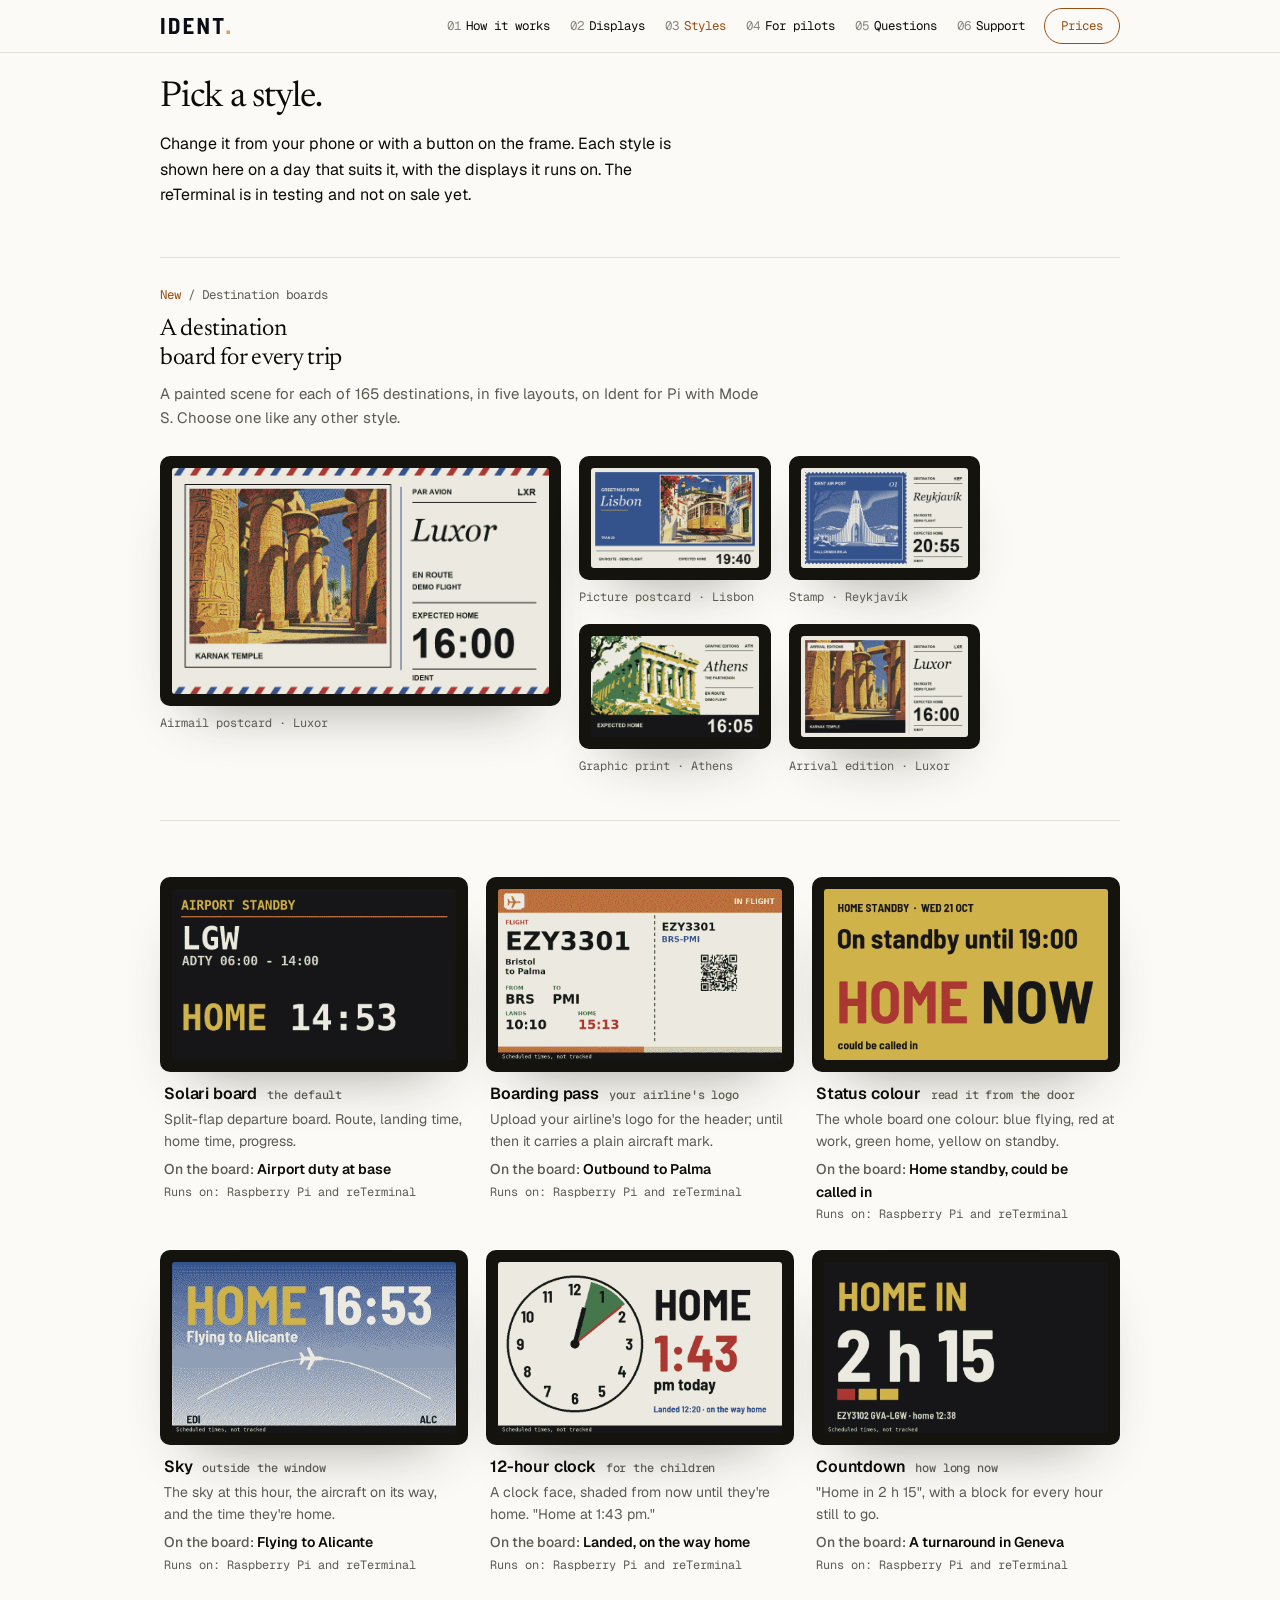
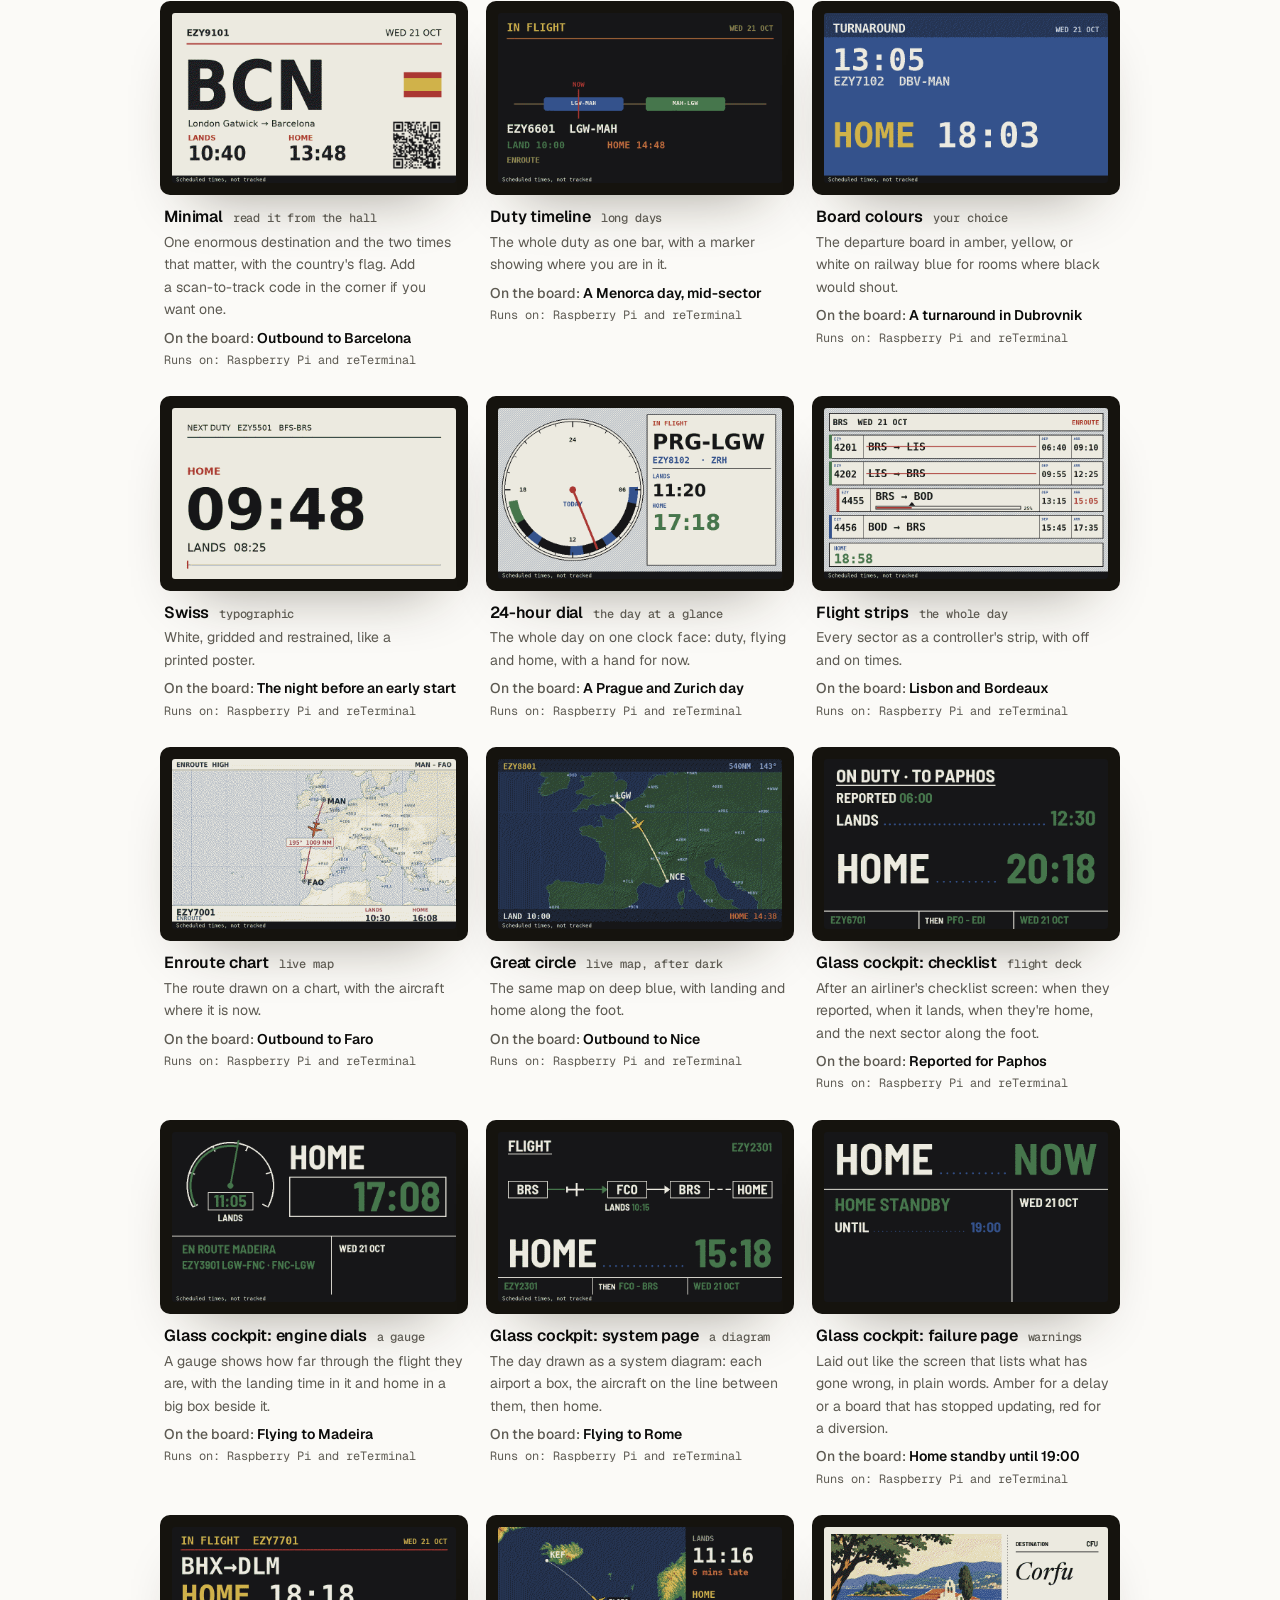
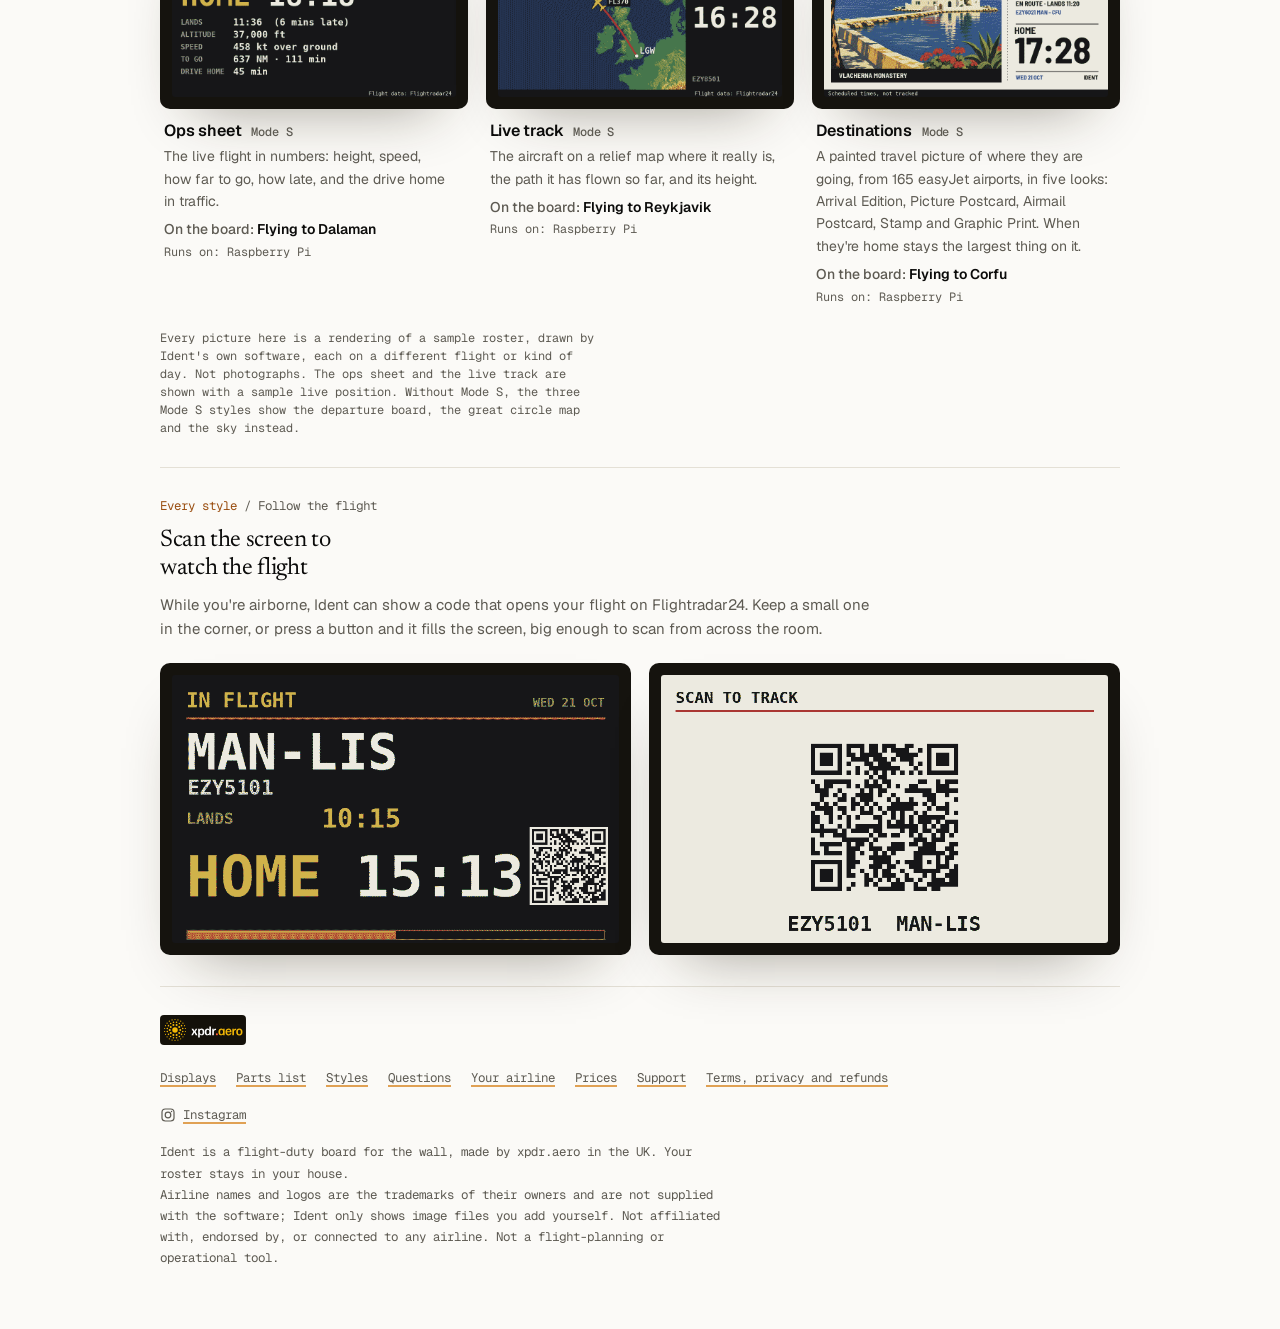
<file: styles.html>
<!doctype html>
<html lang="en" class="no-js">
<head>
<meta charset="utf-8">
<meta name="viewport" content="width=device-width,initial-scale=1">
<title>Ident styles: every way to show it</title>
<meta name="description" content="Every display style for Ident, each shown on a day that suits it: a day off, an airport standby, a long flight, a four-sector day.">
<link rel="icon" href="/favicon.svg" type="image/svg+xml">
<link rel="icon" href="/favicon-32.png" type="image/png" sizes="32x32">
<link rel="icon" href="/favicon-16.png" type="image/png" sizes="16x16">
<link rel="apple-touch-icon" href="/apple-touch-icon.png">
<meta name="theme-color" content="#fbfaf7">
<link rel="stylesheet" href="style.css">
<script>document.documentElement.className+=" "+(window.matchMedia("(prefers-reduced-motion: reduce)").matches?"":"js");</script>
</head>
<body>
<a class="skip" href="#main">Skip to content</a>

<nav aria-label="Main"><div class="wrap">
  <a class="brand" href="index.html"><img src="/img/ident-wordmark-light.svg" alt="Ident" width="70" height="16"></a>
  <div class="links">
    <a class="l" href="index.html#how"><span>01</span>How it works</a>
    <a class="l" href="displays.html"><span>02</span>Displays</a>
    <a class="l" href="styles.html" aria-current="page"><span>03</span>Styles</a>
    <a class="l" href="pilots.html"><span>04</span>For pilots</a>
    <a class="l" href="faq.html"><span>05</span>Questions</a>
    <a class="l" href="support.html"><span>06</span>Support</a>
    <a class="l cta" href="buy.html">Prices</a>
  </div>
  <div class="phone">
    <a class="l cta" href="buy.html">Prices</a>
    <details class="menu"><summary aria-label="Menu"><span class="bars" aria-hidden="true"></span>Menu</summary>
      <div class="sheet">
        <a href="index.html#how"><span>01</span>How it works</a>
        <a href="displays.html"><span>02</span>Displays</a>
        <a href="styles.html" aria-current="page"><span>03</span>Styles</a>
        <a href="pilots.html"><span>04</span>For pilots</a>
        <a href="faq.html"><span>05</span>Questions</a>
        <a href="support.html"><span>06</span>Support</a>
        <a href="buy.html"><span>07</span>Prices</a>
      </div>
    </details>
  </div>
</div></nav>

<main id="main">

<header><div class="wrap">
  <h1>Pick a style.</h1>
  <p class="lead">Change it from your phone or with a button on the frame. Each style is shown here on a day that suits it, with the displays it runs on. The reTerminal is in testing and not on sale yet.</p>
</div></header>

<section id="destinations"><div class="wrap">
  <p class="label"><b>New</b> / Destination boards</p>
  <h2>A destination board for every trip</h2>
  <p class="sub">A painted scene for each of 165 destinations, in five layouts, on Ident for Pi with Mode S. Choose one like any other style.</p>
  <div class="destgrid">
    <figure class="big"><figure class="dev"><img src="img/destinations/lxr-airmail-postcard-800x480.png" alt="Airmail postcard layout: Luxor, en route, expected home 16:00" width="800" height="480" loading="lazy"></figure><figcaption>Airmail postcard &middot; Luxor</figcaption></figure>
    <figure><figure class="dev"><img src="img/destinations/lis-picture-postcard-800x480.png" alt="Picture postcard layout: greetings from Lisbon, with a tram, expected home 19:40" width="800" height="480" loading="lazy"></figure><figcaption>Picture postcard &middot; Lisbon</figcaption></figure>
    <figure><figure class="dev"><img src="img/destinations/kef-stamp-800x480.png" alt="Stamp layout: Reykjavik, expected home 20:55" width="800" height="480" loading="lazy"></figure><figcaption>Stamp &middot; Reykjav&iacute;k</figcaption></figure>
    <figure><figure class="dev"><img src="img/destinations/ath-graphic-print-800x480.png" alt="Graphic print layout: Athens, the Parthenon, expected home 16:05" width="800" height="480" loading="lazy"></figure><figcaption>Graphic print &middot; Athens</figcaption></figure>
    <figure><figure class="dev"><img src="img/destinations/lxr-arrival-edition-800x480.png" alt="Arrival edition layout: Luxor, Karnak Temple, expected home 16:00" width="800" height="480" loading="lazy"></figure><figcaption>Arrival edition &middot; Luxor</figcaption></figure>
  </div>
</div></section>

<div class="bento">
<section class="c12 dark"><div class="wrap">
  <div class="styles"><figure class="sty"><figure class="dev "><img src="img/scenes/g_board_solari.png" alt="The Solari board on an airport duty day at Gatwick, 06:00 to 14:00, home 14:53" width="1600" height="960" loading="lazy"></figure>
      <figcaption><h3>Solari board <span>the default</span></h3><p>Split-flap departure board. Route, landing time, home time, progress.</p><p class="on">Airport duty at base</p><p class="runs">Raspberry Pi and reTerminal</p></figcaption></figure>
    <figure class="sty"><figure class="dev "><img src="img/scenes/g_boarding.png" alt="The boarding pass style on a flight from Bristol to Palma" width="1600" height="960" loading="lazy"></figure>
      <figcaption><h3>Boarding pass <span>your airline's logo</span></h3><p>Upload your airline's logo for the header; until then it carries a plain aircraft mark.</p><p class="on">Outbound to Palma</p><p class="runs">Raspberry Pi and reTerminal</p></figcaption></figure>
    <figure class="sty"><figure class="dev "><img src="img/scenes/g_status.png" alt="The status colour style in yellow: on standby until 19:00, home now, could be called in" width="1600" height="960" loading="lazy"></figure>
      <figcaption><h3>Status colour <span>read it from the door</span></h3><p>The whole board one colour: blue flying, red at work, green home, yellow on standby.</p><p class="on">Home standby, could be called in</p><p class="runs">Raspberry Pi and reTerminal</p></figcaption></figure>
    <figure class="sty"><figure class="dev "><img src="img/scenes/g_sky.png" alt="The sky style with the aircraft on its way from Edinburgh to Alicante, home 16:53" width="1600" height="960" loading="lazy"></figure>
      <figcaption><h3>Sky <span>outside the window</span></h3><p>The sky at this hour, the aircraft on its way, and the time they're home.</p><p class="on">Flying to Alicante</p><p class="runs">Raspberry Pi and reTerminal</p></figcaption></figure>
    <figure class="sty"><figure class="dev "><img src="img/scenes/g_clock.png" alt="The 12-hour clock style: home at 1:43 pm today" width="1600" height="960" loading="lazy"></figure>
      <figcaption><h3>12-hour clock <span>for the children</span></h3><p>A clock face, shaded from now until they're home. "Home at 1:43 pm."</p><p class="on">Landed, on the way home</p><p class="runs">Raspberry Pi and reTerminal</p></figcaption></figure>
    <figure class="sty"><figure class="dev "><img src="img/scenes/g_countdown.png" alt="The countdown style: home in 2 hours 15 minutes" width="1600" height="960" loading="lazy"></figure>
      <figcaption><h3>Countdown <span>how long now</span></h3><p>"Home in 2 h 15", with a block for every hour still to go.</p><p class="on">A turnaround in Geneva</p><p class="runs">Raspberry Pi and reTerminal</p></figcaption></figure>
    <figure class="sty"><figure class="dev "><img src="img/scenes/g_minimal.png" alt="The minimal style: BCN in huge letters, with landing and home times" width="1600" height="960" loading="lazy"></figure>
      <figcaption><h3>Minimal <span>read it from the hall</span></h3><p>One enormous destination and the two times that matter, with the country's flag. Add a scan-to-track code in the corner if you want one.</p><p class="on">Outbound to Barcelona</p><p class="runs">Raspberry Pi and reTerminal</p></figcaption></figure>
    <figure class="sty"><figure class="dev "><img src="img/scenes/g_timeline.png" alt="The duty timeline style: Gatwick to Menorca and back as one bar with a marker for now" width="1600" height="960" loading="lazy"></figure>
      <figcaption><h3>Duty timeline <span>long days</span></h3><p>The whole duty as one bar, with a marker showing where you are in it.</p><p class="on">A Menorca day, mid-sector</p><p class="runs">Raspberry Pi and reTerminal</p></figcaption></figure>
    <figure class="sty"><figure class="dev "><img src="img/scenes/g_board_rail.png" alt="The departure board in blue, on a turnaround in Dubrovnik, home 18:03" width="1600" height="960" loading="lazy"></figure>
      <figcaption><h3>Board colours <span>your choice</span></h3><p>The departure board in amber, yellow, or white on railway blue for rooms where black would shout.</p><p class="on">A turnaround in Dubrovnik</p><p class="runs">Raspberry Pi and reTerminal</p></figcaption></figure>
    <figure class="sty"><figure class="dev "><img src="img/scenes/g_swiss.png" alt="The Swiss style the night before an early start: next duty Belfast to Bristol, home 09:48" width="1600" height="960" loading="lazy"></figure>
      <figcaption><h3>Swiss <span>typographic</span></h3><p>White, gridded and restrained, like a printed poster.</p><p class="on">The night before an early start</p><p class="runs">Raspberry Pi and reTerminal</p></figcaption></figure>
    <figure class="sty"><figure class="dev "><img src="img/scenes/g_dial.png" alt="The 24-hour dial style on a day flying to Prague and Zurich" width="1600" height="960" loading="lazy"></figure>
      <figcaption><h3>24-hour dial <span>the day at a glance</span></h3><p>The whole day on one clock face: duty, flying and home, with a hand for now.</p><p class="on">A Prague and Zurich day</p><p class="runs">Raspberry Pi and reTerminal</p></figcaption></figure>
    <figure class="sty"><figure class="dev "><img src="img/scenes/g_strips.png" alt="The flight strips style on a four-sector day from Bristol to Lisbon and Bordeaux" width="1600" height="960" loading="lazy"></figure>
      <figcaption><h3>Flight strips <span>the whole day</span></h3><p>Every sector as a controller's strip, with off and on times.</p><p class="on">Lisbon and Bordeaux</p><p class="runs">Raspberry Pi and reTerminal</p></figcaption></figure>
    <figure class="sty"><figure class="dev "><img src="img/scenes/g_chart.png" alt="The enroute chart style with the aircraft on its way from Manchester to Faro" width="1600" height="960" loading="lazy"></figure>
      <figcaption><h3>Enroute chart <span>live map</span></h3><p>The route drawn on a chart, with the aircraft where it is now.</p><p class="on">Outbound to Faro</p><p class="runs">Raspberry Pi and reTerminal</p></figcaption></figure>
    <figure class="sty"><figure class="dev "><img src="img/scenes/g_greatcircle.png" alt="The great circle map style with the aircraft on its way from Gatwick to Nice" width="1600" height="960" loading="lazy"></figure>
      <figcaption><h3>Great circle <span>live map, after dark</span></h3><p>The same map on deep blue, with landing and home along the foot.</p><p class="on">Outbound to Nice</p><p class="runs">Raspberry Pi and reTerminal</p></figcaption></figure>
    <figure class="sty"><figure class="dev "><img src="img/scenes/g_glass_memo.png" alt="The glass cockpit checklist style on duty for Paphos: lands 12:30, home 20:18" width="1600" height="960" loading="lazy"></figure>
      <figcaption><h3>Glass cockpit: checklist <span>flight deck</span></h3><p>After an airliner's checklist screen: when they reported, when it lands, when they're home, and the next sector along the foot.</p><p class="on">Reported for Paphos</p><p class="runs">Raspberry Pi and reTerminal</p></figcaption></figure>
    <figure class="sty"><figure class="dev "><img src="img/scenes/g_glass_dials.png" alt="The glass cockpit engine dials style on the way to Madeira: lands 11:05, home 17:08" width="1600" height="960" loading="lazy"></figure>
      <figcaption><h3>Glass cockpit: engine dials <span>a gauge</span></h3><p>A gauge shows how far through the flight they are, with the landing time in it and home in a big box beside it.</p><p class="on">Flying to Madeira</p><p class="runs">Raspberry Pi and reTerminal</p></figcaption></figure>
    <figure class="sty"><figure class="dev "><img src="img/scenes/g_glass_synoptic.png" alt="The glass cockpit system page style: Bristol to Rome and back, then home at 15:18" width="1600" height="960" loading="lazy"></figure>
      <figcaption><h3>Glass cockpit: system page <span>a diagram</span></h3><p>The day drawn as a system diagram: each airport a box, the aircraft on the line between them, then home.</p><p class="on">Flying to Rome</p><p class="runs">Raspberry Pi and reTerminal</p></figcaption></figure>
    <figure class="sty"><figure class="dev "><img src="img/scenes/g_glass_failure.png" alt="The glass cockpit failure page style on a home standby: home now, on standby until 19:00" width="1600" height="960" loading="lazy"></figure>
      <figcaption><h3>Glass cockpit: failure page <span>warnings</span></h3><p>Laid out like the screen that lists what has gone wrong, in plain words. Amber for a delay or a board that has stopped updating, red for a diversion.</p><p class="on">Home standby until 19:00</p><p class="runs">Raspberry Pi and reTerminal</p></figcaption></figure>
    <figure class="sty"><figure class="dev "><img src="img/scenes/g_ops.png" alt="The ops sheet style in flight from Birmingham to Dalaman: altitude, speed, distance to go and the drive home" width="1600" height="960" loading="lazy"></figure>
      <figcaption><h3>Ops sheet <span>Mode S</span></h3><p>The live flight in numbers: height, speed, how far to go, how late, and the drive home in traffic.</p><p class="on">Flying to Dalaman</p><p class="runs">Raspberry Pi</p></figcaption></figure>
    <figure class="sty"><figure class="dev "><img src="img/scenes/g_livetrack.png" alt="The live track style: the aircraft over Scotland on its way from Gatwick to Reykjavik, home 16:28" width="1600" height="960" loading="lazy"></figure>
      <figcaption><h3>Live track <span>Mode S</span></h3><p>The aircraft on a relief map where it really is, the path it has flown so far, and its height.</p><p class="on">Flying to Reykjavik</p><p class="runs">Raspberry Pi</p></figcaption></figure>
    <figure class="sty"><figure class="dev "><img src="img/scenes/g_destinations.png" alt="The Destinations style, Arrival Edition: a painted view of Corfu's Vlacherna Monastery, flying to Corfu, home 17:28" width="1600" height="960" loading="lazy"></figure>
      <figcaption><h3>Destinations <span>Mode S</span></h3><p>A painted travel picture of where they are going, from 165 easyJet airports, in five looks: Arrival Edition, Picture Postcard, Airmail Postcard, Stamp and Graphic Print. When they're home stays the largest thing on it.</p><p class="on">Flying to Corfu</p><p class="runs">Raspberry Pi</p></figcaption></figure>
  </div>
  <p class="rnd" style="margin-top:22px">Every picture here is a rendering of a sample roster, drawn by Ident's own software, each on a different flight or kind of day. Not photographs. The ops sheet and the live track are shown with a sample live position. Without Mode S, the three Mode S styles show the departure board, the great circle map and the sky instead.</p>
</div></section>
</div>

<section id="track"><div class="wrap">
  <p class="label"><b>Every style</b> / Follow the flight</p>
  <h2>Scan the screen to watch the flight</h2>
  <p class="sub">While you're airborne, Ident can show a code that opens your flight on Flightradar24. Keep a small
    one in the corner, or press a button and it fills the screen, big enough to scan from across the room.</p>
  <div class="pair">
    <figure class="dev"><img src="img/scenes/qr_corner_lisbon.png" alt="The board showing IN FLIGHT MAN-LIS, with a small scannable code in the bottom corner" width="1600" height="960" loading="lazy"></figure>
    <figure class="dev"><img src="img/scenes/qr_full_lisbon.png" alt="The full-screen scan-to-track code for flight EZY5101, Manchester to Lisbon" width="1600" height="960" loading="lazy"></figure>
  </div>
</div></section>
</main>

<footer><div class="wrap">
  <a class="xp" href="https://xpdr.aero/"><img src="/img/xpdr-lockup-A2-on-dark.svg" alt="xpdr.aero" width="86" height="30"></a>
  <div class="fl">
    <a href="displays.html">Displays</a><a href="parts.html">Parts list</a><a href="styles.html">Styles</a>
    <a href="faq.html">Questions</a><a href="airlines.html">Your airline</a><a href="buy.html">Prices</a>
    <a href="support.html">Support</a><a href="legal.html">Terms, privacy and refunds</a>
  </div>
  <ul class="social" aria-label="Ident elsewhere">
    <li><a href="https://www.instagram.com/ident.aero/" rel="me noopener"><svg viewBox="0 0 24 24" width="16" height="16" aria-hidden="true"><rect x="3" y="3" width="18" height="18" rx="5" fill="none" stroke="currentColor" stroke-width="1.8"/><circle cx="12" cy="12" r="4.2" fill="none" stroke="currentColor" stroke-width="1.8"/><circle cx="17.3" cy="6.7" r="1.1" fill="currentColor"/></svg>Instagram</a></li>
    <!-- Other networks: one <li> each, the same shape, in this list. -->
  </ul>
  <p>Ident is a flight-duty board for the wall, made by xpdr.aero in the UK. Your roster stays in your house.<br>
    Airline names and logos are the trademarks of their owners and are not supplied with the software; Ident only
    shows image files you add yourself. Not affiliated with, endorsed by, or connected to any airline. Not a flight-planning or operational tool.</p>
</div></footer>

<script>
/* Reveal on scroll. One observer, unobserve once shown - no scroll handler. */
(function(){
  if(!document.documentElement.classList.contains('js')) return;
  var els=[].slice.call(document.querySelectorAll('.reveal'));
  if(!('IntersectionObserver' in window)){els.forEach(function(e){e.classList.add('in')});return;}
  var io=new IntersectionObserver(function(entries){
    entries.forEach(function(en){
      if(en.isIntersecting){en.target.classList.add('in');io.unobserve(en.target);}
    });
  },{rootMargin:'0px 0px -12% 0px',threshold:.12});
  els.forEach(function(e){io.observe(e)});

  /* Hero eases back a touch as it leaves - cheap parallax, transform only. */
  var hero=document.getElementById('heroMedia');
  if(hero){
    var img=hero.querySelector('img'), ticking=false;
    function frame(){
      var r=hero.getBoundingClientRect();
      var p=Math.min(Math.max(-r.top/(r.height||1),0),1);
      img.style.transform='scale('+(1+0.05*(1-p))+') translateY('+(p*-14)+'px)';
      ticking=false;
    }
    addEventListener('scroll',function(){if(!ticking){ticking=true;requestAnimationFrame(frame)}},{passive:true});
    frame();
  }

  /* Exploded view: separate the layers once the section is properly in view. */
  var ex=document.getElementById('explode');
  if(ex){
    ex.classList.remove('open');   /* shipped open; closes, then separates as it scrolls into view */
    var eo=new IntersectionObserver(function(entries){
      entries.forEach(function(en){ ex.classList.toggle('open', en.isIntersecting); });
    },{rootMargin:'-18% 0px -30% 0px',threshold:0});
    eo.observe(ex);
  }
})();

function railScroll(dir,id){
  var r=document.getElementById(id||'rail'), s=r&&r.querySelector('.slide');
  if(!r||!s)return;
  r.scrollBy({left:dir*(s.getBoundingClientRect().width+16),behavior:'smooth'});
}
</script>
</body></html>
</file>
<file: style.css>
/* --- Ident site: "Logbook" ------------------------------------------------
   Chosen on 6 Nov 2026 (claude/website-refresh/OPTIONS.md, option A,
   after jbkempf.com). One column of warm paper, a serif for headlines,
   a plain sans for reading, a mono for small labels and times. Pictures of
   the board sit in dark bezels like figures in an essay. Amber is the brand
   mark only; the reading accent is a deeper rust that passes contrast on paper.
   Fonts are all SIL Open Font License, self-hosted in fonts/ (licences in
   fonts/licences/), so a visitor's browser asks no one else for anything.
   The previous xpdr.aero tile stylesheet is kept in claude/website-refresh/before/.
   ------------------------------------------------------------------------- */
@font-face{font-family:"Newsreader";font-style:normal;font-weight:200 800;font-display:swap;src:url('fonts/newsreader-latin-standard-normal.woff2') format('woff2')}
@font-face{font-family:"Newsreader";font-style:italic;font-weight:200 800;font-display:swap;src:url('fonts/newsreader-latin-standard-italic.woff2') format('woff2')}
@font-face{font-family:"Geist";font-style:normal;font-weight:100 900;font-display:swap;src:url('fonts/geist-latin-wght-normal.woff2') format('woff2')}
@font-face{font-family:"Geist Mono";font-style:normal;font-weight:100 900;font-display:swap;src:url('fonts/geist-mono-latin-wght-normal.woff2') format('woff2')}

:root{
  --serif:"Newsreader",Georgia,"Times New Roman",serif;
  --sans:"Geist",system-ui,-apple-system,"Segoe UI",Roboto,Helvetica,Arial,sans-serif;
  --mono:"Geist Mono",ui-monospace,"SF Mono",Menlo,Consolas,monospace;
  --f:var(--sans);
  --paper:#fbfaf7; --card:#ffffff; --ink:#0b0b0a; --muted:#5d5a52; --faint:#8c877b;
  --line:#e4e0d6; --amber:#E0A154; --rust:#9a4f12; --rust2:#7a3c0b;
  --bezel:#15130e;
  /* names the components use */
  --bg:var(--paper); --white:var(--ink); --panel:var(--card); --panel2:var(--card);
  --accent:var(--rust); --accent2:var(--rust2);
  --btn-bg:var(--ink); --btn-fg:var(--paper);
  --warn:#7a5200; --warnbg:#fff7e6; --ok:#17703f; --bad:#a52a10;
  --brand:var(--ink); --brand-ink:var(--paper);
  --saf:var(--amber); --cream:var(--paper);
  --radius:8px; --tile:0; --max:1120px; --gut:clamp(16px,4vw,40px);
}

*{box-sizing:border-box}
html{scroll-behavior:smooth}
body{margin:0;background:var(--paper);color:var(--ink);padding:0 var(--gut);
  font:400 1rem/1.6 var(--sans);-webkit-font-smoothing:antialiased;text-rendering:optimizeLegibility}
::selection{background:var(--amber);color:var(--ink)}
h1,h2,.lede{font-family:var(--serif);font-weight:400;text-wrap:balance;color:var(--ink)}
h3,h4{font-family:var(--sans);font-weight:600;color:var(--ink);text-wrap:balance}
p{text-wrap:pretty}
.wrap{max-width:var(--max);margin:0 auto;padding:0}
a{color:inherit;text-decoration:underline;text-decoration-color:var(--amber);text-underline-offset:3px;text-decoration-thickness:1.5px}
a:hover{color:var(--rust)}
/* keyboard focus: 3 px rust, 5.75:1 on paper (amber was 2.14:1). P1, 14 Nov 2026 */
a:focus-visible,button:focus-visible,summary:focus-visible,.rail:focus-visible{outline:3px solid var(--rust);outline-offset:3px;border-radius:4px}
input:focus-visible,textarea:focus-visible,select:focus-visible{outline:3px solid var(--rust);outline-offset:2px}
.btn:focus-visible,nav a.l.cta:focus-visible,nav .menu summary:focus-visible{border-radius:99px}
.skip{position:absolute;z-index:30;top:8px;left:var(--gut);transform:translateY(-200%);background:var(--card);color:var(--ink);border:1px solid var(--ink);border-radius:6px;padding:10px 14px;font:500 .9375rem/1.2 var(--sans);text-decoration:none}
.skip:focus{transform:none}
.mono{font-family:var(--mono);font-variant-numeric:tabular-nums}
.k{color:var(--ink);font-weight:600}
em.r,h1 em,h1 .r{color:var(--rust)}

/* ---- masthead ------------------------------------------------------------ */
nav{position:sticky;top:0;z-index:20;background:rgba(251,250,247,.94);backdrop-filter:blur(8px);
  margin:0 calc(-1 * var(--gut));padding:0 var(--gut);border-bottom:1px solid var(--line)}
nav .wrap{display:flex;align-items:center;gap:6px;height:56px}
nav .brand{display:flex;align-items:center;text-decoration:none;margin-right:auto;min-height:44px;min-width:44px}
nav .brand img{display:block;height:16px;width:auto}
nav a.l{color:var(--ink);text-decoration:none;font:400 .78rem/1 var(--mono);white-space:nowrap;display:inline-flex;align-items:center;min-height:44px;padding:0 9px;border-radius:6px}
nav a.l span{color:var(--faint);margin-right:5px}
nav a.l:hover{color:var(--rust)}
nav a.l[aria-current="page"]{color:var(--rust)}
nav a.l.cta{color:var(--rust);border:1px solid var(--rust);border-radius:99px;padding:0 16px;margin:0 0 0 8px;line-height:1}
nav .sp{display:none}

/* ---- sections: open paper, separated by a hairline --------------------- */
header,section{max-width:var(--max);margin:0 auto;position:relative;padding:clamp(36px,4.4vw,56px) 0;
  border-top:1px solid var(--line);background:none;color:var(--ink)}
header{border-top:0;padding-top:clamp(28px,3.5vw,48px)}
section.photo,section.bleed{padding:clamp(32px,4vw,48px) 0}

/* ---- type ------------------------------------------------------------- */
/* Type scale A (P1, 14 Nov 2026). Option B, if chosen: h1 clamp(2.5rem,1.6rem + 3vw,4rem); h2 clamp(1.75rem,1.3rem + 1.5vw,2.5rem) */
h1{font-size:clamp(2.25rem,1.5rem + 2.6vw,3.5rem);line-height:1.04;letter-spacing:-.025em;margin:0 0 18px;max-width:16ch}
h1 .g{color:var(--muted)}
h2{font-size:clamp(1.625rem,1.25rem + 1.3vw,2.25rem);line-height:1.12;letter-spacing:-.015em;margin:0 0 14px;max-width:22ch}
h3{font-size:1.125rem;line-height:1.3;margin:0 0 6px}
h4{font-size:1rem;margin:0 0 6px}
.lead{font-size:clamp(1.0625rem,1rem + .2vw,1.125rem);max-width:34em;margin:0 0 22px;line-height:1.6}
p.sub{color:var(--muted);margin:0 0 26px;max-width:62ch;line-height:1.6}
.lede{font-size:clamp(1.375rem,1.1rem + 1vw,1.625rem);line-height:1.2;letter-spacing:-.01em;max-width:26ch;margin:0 0 14px}
.label,.kicker{display:block;font:400 .78rem/1.2 var(--mono);color:var(--muted);margin:0 0 12px;letter-spacing:0;text-transform:none;border:0;padding:0}
.label b,.kicker b{color:var(--rust);font-weight:400}
.badge,.tag{display:inline-block;font:400 .75rem/1.3 var(--mono);color:var(--muted);border:1px solid var(--line);border-radius:99px;
  padding:5px 10px;background:var(--card);margin:10px 0 0}
.meta{color:var(--muted);font:400 .78rem/1.5 var(--mono)}
.sign{font:italic 400 1.375rem/1.3 var(--serif);color:var(--rust);margin:22px 0 18px}
.pills{display:flex;flex-wrap:wrap;gap:8px;margin:0 0 6px}
.pill{font:400 .75rem/1 var(--mono);border:1px solid var(--line);border-radius:99px;padding:8px 12px;background:var(--card)}
.pill b{color:var(--rust);font-weight:500}

/* ---- buttons ----------------------------------------------------------- */
.cta{display:flex;gap:12px;flex-wrap:wrap;margin-bottom:6px}
.btn{display:inline-block;padding:12px 20px;border-radius:99px;text-decoration:none;font:500 .9375rem/1.2 var(--sans);
  border:1px solid var(--ink);transition:background .15s,color .15s}
.btn.primary{background:var(--ink);color:var(--paper)}
.btn.ghost{color:var(--ink);background:transparent}
.btn:hover{background:var(--rust);border-color:var(--rust);color:var(--paper)}
.btn.soon{background:transparent;color:var(--muted);border-color:var(--line);cursor:default}
.btn.soon:hover{background:transparent;color:var(--muted);border-color:var(--line)}

/* ---- figures, cards ------------------------------------------------------ */
.shot{background:var(--bezel);border-radius:var(--radius);padding:12px;margin-top:8px}
.shot img{width:100%;display:block;border-radius:3px}
.cap{color:var(--muted);font:400 .78rem/1.5 var(--mono);margin-top:10px}
.grid{display:grid;gap:20px;grid-template-columns:repeat(auto-fit,minmax(250px,1fr))}
.card{background:var(--card);border:1px solid var(--line);border-radius:var(--radius);padding:20px}
.card p{color:var(--muted);margin:0;font-size:.9375rem}
.panels{display:grid;gap:28px;grid-template-columns:repeat(auto-fit,minmax(260px,1fr))}
.pcard{display:flex;flex-direction:column}
.pcard img{width:100%;aspect-ratio:5/3;object-fit:contain;border-radius:6px;display:block;background:var(--bezel)}
.pcard .t{display:flex;align-items:baseline;gap:8px;margin:13px 0 3px}
.pcard .t h3{margin:0}
.pcard .px{color:var(--muted);font:400 .78rem var(--mono)}
.pcard p{color:var(--muted);font-size:.9375rem;margin:6px 0 0}
.tag.best{color:var(--ok);border-color:currentColor}
.tag.gone{color:var(--bad);border-color:currentColor}

.warn{background:var(--warnbg);border:1px solid #ecd9a8;border-radius:var(--radius);padding:16px 20px;margin:22px 0}
.warn strong{color:var(--warn)}
.warn p{margin:7px 0 0;color:var(--ink);font-size:.9375rem}
.note{background:var(--card);border:1px solid var(--line);border-radius:var(--radius);padding:14px 18px;color:var(--ink);font-size:.9375rem}

table{width:100%;border-collapse:collapse;font-size:.9375rem;background:var(--card);border:1px solid var(--line);border-radius:var(--radius)}
th,td{text-align:left;padding:12px 14px;border-bottom:1px solid var(--line);vertical-align:top}
th{color:var(--muted);font:500 .75rem/1.3 var(--mono)}
td.k{white-space:nowrap;color:var(--ink);font-weight:600}
.yes{color:var(--ok);font-weight:600}
.no{color:var(--bad);font-weight:600}
.tablewrap{overflow-x:auto}
table.cmp td.k{white-space:normal}
table.cmp th:not(:first-child),table.cmp td:not(.k){width:32%}
table.cmp.hw th:not(:first-child),table.cmp.hw td:not(.k){width:27%}
.cmp .yes,.cmp .no{font-size:1.0625rem;margin-right:4px}
.soon{color:var(--rust);font-weight:500}
.why{display:block;color:var(--muted);font-size:.8125rem;margin-top:2px}

/* ---- questions --------------------------------------------------------- */
details{border-bottom:1px solid var(--line);padding:0;margin:0;background:none}
details:first-of-type{border-top:1px solid var(--line)}
details summary{cursor:pointer;padding:16px 0;font:400 1.1875rem/1.3 var(--serif);list-style:none;color:var(--ink)}
details summary::-webkit-details-marker{display:none}
details summary::before{content:"+";font-family:var(--mono);color:var(--rust);margin-right:14px;font-size:1rem}
details[open] summary::before{content:"\2013"}
details .body{padding:0 0 22px 30px;color:var(--ink);font-size:1rem}
details .body p{margin:0 0 12px}
details .body p:last-child{margin:0}
.faqcat{margin:52px 0 16px;font:400 .78rem/1.2 var(--mono);color:var(--muted);max-width:none;letter-spacing:0}
.faqcat b{color:var(--rust);font-weight:400}
.faqcat:first-child{margin-top:0}
/* one answer per product, as a ruled list */
.per{display:grid;margin:4px 0 14px}
.per>div{display:grid;grid-template-columns:150px minmax(0,1fr);gap:20px;padding:14px 0;border-top:1px solid var(--line)}
.per>div:first-child{border-top:0;padding-top:4px}
.per b.p{font:500 .78rem/1.6 var(--mono);color:var(--rust)}
.per p{margin:0 0 8px}.per p:last-child{margin:0}
@media(max-width:700px){.per>div{grid-template-columns:1fr;gap:4px}details .body{padding-left:0}}
.callout{margin:16px 0 4px;padding:14px 18px;border:1px solid var(--line);background:var(--card);border-radius:var(--radius)}
.callout b{color:var(--rust);font-weight:600}

form{background:var(--card);border:1px solid var(--line);border-radius:var(--radius);padding:24px;max-width:560px}
label{display:block;font:400 .75rem/1.3 var(--mono);color:var(--muted);margin:16px 0 6px}
input,textarea,select{width:100%;padding:12px;border-radius:6px;border:1px solid #d5d0c4;
  background:#fff;color:var(--ink);font-size:1rem;font-family:inherit}
textarea{min-height:130px;resize:vertical}
button{margin-top:20px;padding:12px 22px;border:0;border-radius:99px;background:var(--ink);
  color:var(--paper);font:500 .9375rem var(--sans);cursor:pointer}
button:hover{background:var(--rust)}

/* ---- footer -------------------------------------------------------------- */
footer{max-width:var(--max);margin:0 auto;padding:28px 0 48px;color:var(--muted);font:400 .78rem/1.7 var(--mono);border-top:1px solid var(--line)}
footer .wrap{max-width:none}
footer a{color:inherit}
footer a:hover{color:var(--rust)}
footer .fl{display:flex;gap:6px 20px;flex-wrap:wrap;margin-bottom:14px}
footer .xp{display:inline-block;margin:0 0 16px;line-height:0}
footer .xp img{height:30px;width:auto;display:block;border-radius:4px}
footer p{max-width:80ch}

/* ---- scrollable style gallery ------------------------------------------ */
.gal{position:relative;margin-top:6px}
.rail{display:flex;gap:14px;overflow-x:auto;scroll-snap-type:x mandatory;
  padding:4px 2px 16px;scrollbar-width:thin;scrollbar-color:var(--line) transparent}
.rail::-webkit-scrollbar{height:8px}
.rail::-webkit-scrollbar-thumb{background:var(--line);border-radius:99px}
.slide{flex:0 0 clamp(280px,74vw,560px);scroll-snap-align:center;background:var(--panel);border-radius:var(--radius);padding:14px}
.slide img{width:100%;aspect-ratio:5/3;object-fit:contain;display:block;border-radius:12px}
.slide .t{display:flex;align-items:baseline;gap:9px;margin-top:12px}
.slide .t h3{margin:0;font-size:1rem}
.slide .t span{color:var(--muted);font-size:.8125rem}
.slide p{color:var(--muted);font-size:.875rem;margin:5px 0 0}
.galhint{color:var(--muted);font-size:.8125rem;display:flex;align-items:center;gap:8px;margin-top:2px}
.galhint .arrow{color:var(--accent)}
.navbtns{display:flex;gap:8px;justify-content:flex-end;margin-bottom:10px}
.navbtns button{margin:0;padding:8px 16px;background:transparent;color:var(--ink);
  border:1.5px solid currentColor;border-radius:99px;font-size:1rem;font-weight:600;line-height:1}
.navbtns button:hover{background:var(--btn-bg);color:var(--btn-fg);border-color:var(--btn-bg);opacity:1}

/* ---- Formspree form states ---------------------------------------------- */
.fs-msg{max-width:560px;border-radius:12px;padding:14px 16px;margin-bottom:16px;font-size:.9375rem;font-weight:500}
.fs-msg[hidden]{display:none}
.fs-ok{background:rgba(23,112,63,.12);border:1.5px solid var(--ok);color:var(--ok)}
.fs-bad{background:rgba(165,42,16,.1);border:1.5px solid var(--bad);color:var(--bad)}
.fs-field-err{display:block;color:var(--bad);font-size:.8125rem;margin-top:5px;min-height:1px}
input[aria-invalid="true"],textarea[aria-invalid="true"],select[aria-invalid="true"]{border-color:var(--bad)}
button[disabled]{opacity:.55;cursor:progress}

/* ---- lifestyle sections -------------------------------------------------- */
.bleed img{width:100%;display:block}
.stage{background:var(--panel);border-radius:var(--radius);overflow:hidden;margin-top:26px}
.stage img{width:100%;display:block}
.stage .cap{padding:14px 18px;margin:0;text-align:left}
.triad{display:grid;gap:clamp(20px,3vw,34px);grid-template-columns:repeat(auto-fit,minmax(240px,1fr));margin-top:34px}
.triad h3{font-size:1.375rem;margin:0 0 8px;letter-spacing:-.02em}
.triad p{color:var(--muted);margin:0;font-size:1rem}
.split{display:grid;gap:clamp(22px,3.4vw,40px);grid-template-columns:repeat(auto-fit,minmax(320px,1fr));align-items:center}
.split img{width:100%;height:auto;border-radius:var(--radius);display:block;background:#0f0d07}
.reassure{display:grid;gap:22px;grid-template-columns:repeat(auto-fit,minmax(210px,1fr));
  border-top:1.5px solid var(--line);padding-top:30px;margin-top:14px}
.reassure h4{margin:0 0 5px;font-size:1rem}
.reassure p{margin:0;color:var(--muted);font-size:.9375rem}
.family{display:grid;gap:14px;grid-template-columns:repeat(auto-fit,minmax(300px,1fr));margin-top:26px}
.fam{background:var(--panel);border-radius:var(--radius);overflow:hidden;display:flex;flex-direction:column}
.fam img{width:100%;aspect-ratio:5/3;object-fit:cover;display:block;background:#0f0d07}
.fam .body{padding:22px 24px 26px}
.fam h3{margin:0 0 6px;font-size:1.5rem;letter-spacing:-.02em}
.fam p{margin:0 0 12px;color:var(--muted);font-size:.9375rem}
.fam .meta{border-top:1.5px solid var(--line);padding-top:12px}

/* ============ motion ============ */
/* Everything is visible by default. JS adds .js to <html>, which arms the
   animations - with JS off, or motion reduced, the page is a plain readable document. */
.js .reveal{opacity:0;transform:translateY(26px);
  transition:opacity .8s cubic-bezier(.16,.84,.44,1),transform .8s cubic-bezier(.16,.84,.44,1)}
.js .reveal.in{opacity:1;transform:none}
.js .reveal.d1{transition-delay:.08s}
.js .reveal.d2{transition-delay:.16s}
.js .reveal.d3{transition-delay:.24s}

.shot-full{position:relative;width:100%;margin:0;overflow:hidden;background:#000;aspect-ratio:21/9}
.shot-full img{width:100%;height:100%;display:block;object-fit:cover;object-position:center 55%}
@media (max-width:760px){.shot-full{aspect-ratio:4/3}}
.shot-full .overlay{position:absolute;inset:auto 0 0 0;padding:clamp(22px,4vw,48px);
  background:linear-gradient(to top,rgba(8,7,3,.82),transparent);color:#fff}
.shot-full .overlay .wrap{padding:0}
.shot-full .overlay h2{color:#fff;margin:0;max-width:16ch}

.hero-media{overflow:hidden;background:#000;aspect-ratio:16/9}
.hero-media img{width:100%;height:100%;display:block;object-fit:cover;transform-origin:center center;will-change:transform}
@media (max-width:760px){.hero-media{aspect-ratio:4/3}}
section.photo .cap{text-align:left;margin:0;padding:14px clamp(22px,3vw,34px);color:#a79d82}

.anatomy{position:relative}
.anatomy .sticky{position:sticky;top:78px;border-radius:var(--radius);overflow:hidden;background:var(--panel)}
.anatomy .sticky img{width:100%;aspect-ratio:4/3;object-fit:cover;display:block}
.anatomy .steps{margin-top:34px}
.anatomy .step{min-height:64vh;display:flex;align-items:center}
.anatomy .step .card{background:var(--panel);border-radius:var(--radius);padding:24px 26px;max-width:430px}
.anatomy .step h3{margin:0 0 8px;font-size:1.375rem}
.anatomy .step p{margin:0;color:var(--muted);font-size:1rem}
.dotmark{position:absolute;width:26px;height:26px;border-radius:50%;
  background:var(--saf);box-shadow:0 0 0 6px rgba(242,183,5,.3);
  opacity:0;transform:scale(.5);transition:opacity .45s ease,transform .45s cubic-bezier(.16,.84,.44,1)}
.dotmark.on{opacity:1;transform:scale(1)}

@media (prefers-reduced-motion: reduce){
  .js .reveal{opacity:1;transform:none;transition:none}
  .hero-media img{transform:none !important}
  .dotmark{opacity:1;transform:none;transition:none}
  html{scroll-behavior:auto}
  .btn{transition:none}
}

/* ============ exploded diagram ============ */
.explode{position:relative;background:var(--panel);border-radius:var(--radius);padding:26px 20px 20px;overflow:hidden}
.explode svg{width:100%;height:auto;display:block;max-height:62vh}
.explode .lyr{transition:transform .9s cubic-bezier(.16,.84,.44,1),opacity .6s ease}
.explode .lbl{opacity:0;transition:opacity .5s ease .25s}
.explode.open .lbl{opacity:1}
.explode.open .l-screen{transform:translate(0,-92px)}
.explode.open .l-panel {transform:translate(0,-18px)}
.explode.open .l-pi    {transform:translate(0, 62px)}
.explode.open .l-stand {transform:translate(0,126px)}
.explode .hint{position:absolute;right:18px;top:16px;color:var(--muted);font-size:.8125rem}
@media (prefers-reduced-motion: reduce){
  .explode .lyr{transition:none}.explode .lbl{opacity:1;transition:none}
}

/* ---- Audience tabs (Friends & family / Pilots) --------------------------- */
.tabbar{position:sticky;top:62px;z-index:15;background:rgba(20,17,10,.94);backdrop-filter:blur(8px);margin:0 -14px;padding:0 14px}
.tabbar .wrap{padding:0 4px}
.tabs{display:flex;gap:8px;padding:10px 0}
.tab{appearance:none;border:0;background:#2a251a;color:var(--cream);border-radius:99px;padding:10px 20px;
  font:600 .9375rem/1.2 var(--f);cursor:pointer;margin:0}
.tab:hover{color:var(--saf);opacity:1}
.tab[aria-selected="true"]{background:var(--saf);color:#14110a}
.tabintro{}
html:not(.tabs-js) .tabbar{display:none}
html:not(.tabs-js) .tabpanel[hidden]{display:block}
@media(max-width:560px){.tab{padding:9px 16px;font-size:.875rem}}



/* ---- photographs of real units ----------------------------------------- */
.shots{display:grid;gap:14px;grid-template-columns:repeat(auto-fit,minmax(240px,1fr));margin-top:26px}
.shots figure{margin:0}
.shots img{width:100%;height:auto;border-radius:var(--radius);display:block;background:#0f0d07}
.shots figcaption{margin-top:9px}

/* ---- layout options, set from Ident Studio ------------------------------ */
section.pad-s{padding-top:24px;padding-bottom:24px}
section.pad-l{padding-top:92px;padding-bottom:92px}
section.wide > .wrap{max-width:1320px}
section.narrow > .wrap{max-width:820px}
.split.flip > :first-child{order:2}
.cols-2{grid-template-columns:repeat(2,minmax(0,1fr))}
.cols-3{grid-template-columns:repeat(3,minmax(0,1fr))}
.cols-4{grid-template-columns:repeat(4,minmax(0,1fr))}
@media(max-width:760px){.cols-2,.cols-3,.cols-4{grid-template-columns:1fr}}
img.sz-s{max-width:300px} img.sz-m{max-width:520px} img.sz-l{max-width:780px}
img.sz-s,img.sz-m,img.sz-l{margin-inline:auto}

/* Phone screenshots in a rail: narrower slides, tall images, no letterbox. */
.slide.phone{flex:0 0 clamp(200px,58vw,280px)}
.slide.phone img{height:auto;aspect-ratio:390/844;object-fit:cover;object-position:top;border-radius:26px;background:#0a0e14}


/* ============ Ident home page: a bento of renders ======================== */
.bento{display:grid;grid-template-columns:repeat(12,minmax(0,1fr));gap:14px;max-width:var(--max);margin:14px auto 0}
.bento>section{margin:0;max-width:none;min-width:0}
.bento .c4{grid-column:span 4}.bento .c5{grid-column:span 5}.bento .c7{grid-column:span 7}.bento .c12{grid-column:1/-1}
@media(max-width:900px){.bento .c4,.bento .c5,.bento .c7{grid-column:1/-1}}

/* A rendered display in a bezel. These are renderings, never photographs. */
.dev{margin:0;background:#0b0907;border:1.5px solid #2b2618;border-radius:14px;padding:2.4%;box-shadow:0 0 0 4px #1a160c}
.dev img{display:block;width:100%;height:auto;border-radius:6px}
.dev.big{border-radius:18px;padding:2.2%;box-shadow:0 0 0 5px #1a160c,0 22px 50px -18px rgba(0,0,0,.55)}
.dev.ledf{background:#000;padding:1.6%}
.dev.ledf img{border-radius:3px;image-rendering:auto}
.rnd{font-size:.8125rem;font-weight:500;color:var(--muted);margin:14px 0 0;max-width:62ch}

/* hero */
.herogrid{display:grid;grid-template-columns:minmax(0,1fr) minmax(0,1.08fr);gap:clamp(24px,4vw,56px);align-items:center}
.herogrid h1{max-width:9ch}
header .rnd{color:#14110a}
@media(max-width:900px){.herogrid{grid-template-columns:1fr}}

/* the three questions */
.tile-q{display:flex;flex-direction:column}
.tile-q .wrap{display:flex;flex-direction:column;height:100%}
.tile-q .dev{margin:4px 0 22px}
.tile-q h3{font-size:1.5rem;letter-spacing:-.025em;margin:0 0 6px}
.tile-q .sub{margin:0}
.tile-q .kicker{margin-bottom:16px}

/* how it works */
.tile-how .triad{margin-top:22px}

/* privacy flow */
.flow{list-style:none;margin:22px 0;padding:0;display:grid;gap:10px}
.flow li{position:relative;background:rgba(0,0,0,.22);border-radius:16px;padding:14px 18px;display:flex;flex-direction:column;gap:2px}
.flow li b{font-size:1.125rem;letter-spacing:-.01em}
.flow li span{font-size:.875rem;opacity:.92}
.flow li .down{position:absolute;left:50%;top:-15px;transform:translateX(-50%);color:#fff}
.flow li:last-child{background:#14110a}

/* paired / grouped renders */
.pair{display:grid;grid-template-columns:repeat(auto-fit,minmax(240px,1fr));gap:18px;margin-top:22px}
.styles{display:grid;grid-template-columns:repeat(auto-fill,minmax(270px,1fr));gap:26px 18px;margin-top:26px}
.sty{margin:0}
.sty figcaption{padding:12px 4px 0}
.sty h3{font-size:1.0625rem;margin:0 0 3px;letter-spacing:-.01em}
.sty h3 span{font-weight:500;font-size:.8125rem;color:var(--muted);margin-left:6px}
.sty p{margin:0;font-size:.875rem;color:var(--muted)}

/* e-paper sizes, roughly to scale */
.sizes{display:flex;align-items:flex-end;gap:clamp(12px,2.4vw,28px);margin-top:30px}
.size{margin:0;flex:var(--w) 1 0;min-width:0}
.size figcaption{margin-top:12px;font-weight:700;font-size:1.0625rem;letter-spacing:-.01em;text-align:center}
@media(max-width:700px){.sizes{flex-wrap:wrap;align-items:flex-start}.size{flex:1 1 42%}}

/* LED panels */
.led figcaption{margin-top:10px;font-weight:600;font-size:.875rem;letter-spacing:.07em;color:var(--muted)}

/* cards inside a tile */
.cards{display:grid;grid-template-columns:repeat(auto-fit,minmax(250px,1fr));gap:14px;margin-top:8px}
.cards.four{grid-template-columns:repeat(auto-fit,minmax(220px,1fr))}
.cards .card h3{font-size:1.1875rem;margin:0 0 8px}
.cards .card p{font-size:.9375rem}

/* the single photograph */
.real{margin:0}.real img{width:100%;height:auto;border-radius:var(--radius);display:block}
.photo-tile .cap{text-align:left;margin-top:12px}
.tile-setup .lede{max-width:24ch}
.cards.three{grid-template-columns:repeat(3,minmax(0,1fr))}
@media(max-width:900px){.cards.three{grid-template-columns:repeat(auto-fit,minmax(240px,1fr))}}
.statusdev{margin-top:26px;max-width:520px}
.anatomy .step{min-height:50vh}

/* ---- v2 of the home page (Impeccable finish review, 19 Oct) -------------- */
.tile-q h2{font-size:clamp(1.5rem,2.4vw,2rem);line-height:1.05;margin:0 0 8px;max-width:none}
.tile-q .sub{font-size:.9375rem}
.sty .on{margin-top:6px;font-weight:600;font-size:.8125rem;color:var(--ink)}
.sty .on::before{content:"On the board: ";font-weight:500;color:var(--muted)}
.sty .runs{margin-top:2px;font-size:.8125rem}
.sty .runs::before{content:"Runs on: "}
.colourband .trio{display:grid;grid-template-columns:repeat(3,minmax(0,1fr));gap:18px;margin-top:26px}
.trio figure{margin:0}.trio figcaption{margin-top:12px;font-weight:700;font-size:1.0625rem;letter-spacing:-.01em}
@media(max-width:800px){.colourband .trio{grid-template-columns:1fr}}

/* ruled lists: points set in flow under a hairline, not as a grid of cards */
.ruled{display:grid;grid-template-columns:repeat(2,minmax(0,1fr));gap:0 clamp(28px,5vw,72px);margin-top:20px}
.ruled.three{grid-template-columns:repeat(3,minmax(0,1fr))}
.ruled>div{border-top:1.5px solid var(--line);padding:18px 0 22px}
.ruled h3{font-size:1.3125rem;letter-spacing:-.02em;margin:0 0 6px}
.ruled p{margin:0;color:var(--muted);font-size:1rem;max-width:44ch}
@media(max-width:800px){.ruled,.ruled.three{grid-template-columns:1fr}}

/* the exploded view: sticky needs a section that is not a scroll container */
section.anatomy{overflow:clip}
.anatomy .step{min-height:42vh}
.anatomy .step .card{background:none;padding:0;border-radius:0;max-width:34ch}
.anatomy .step .card h3{font-size:1.5rem;letter-spacing:-.02em}
html:not(.js) .explode .hint{display:none}

/* hero: on a phone the render comes before the buttons, so the first screen shows a display */
@media(max-width:900px){
  .herogrid{display:flex;flex-direction:column;align-items:stretch}
  .herogrid>.herotext{display:contents}
  .herogrid h1{order:1}.herogrid .lead{order:2}.herogrid .hero-dev{order:3;width:100%}.herogrid .cta{order:4;margin-top:22px}
}
.bento>section.red{align-self:stretch}
.flow li{overflow:visible}

/* LED tile v2: four panels, two widths, one grid */
.ledstack{display:grid;gap:22px;max-width:760px;margin-top:28px}.ledstack .half{max-width:50%}
.leds{display:grid;grid-template-columns:repeat(2,minmax(0,1fr));gap:26px 22px;align-items:start;margin-top:28px}
.led{margin:0}
.led.w1,.led.w3{grid-column:1/-1}
.led.w2,.led.w4{grid-column:auto}
@media(min-width:900px){.led.w1,.led.w3{grid-column:auto}.leds{grid-template-columns:1.6fr 1fr}.led.w1{grid-row:1}.led.w2{grid-row:1;grid-column:2}.led.w3{grid-row:2}.led.w4{grid-row:2;grid-column:2}}

/* ---- inner pages in the render-led style --------------------------------- */
.ruled h4{font-size:1.1875rem;letter-spacing:-.02em;margin:0 0 6px;color:var(--white)}
.hero-pair{display:grid;grid-template-columns:1fr;gap:16px}
.hero-pair figure{margin:0}.hero-pair figcaption{margin-top:10px;font-weight:700;letter-spacing:-.01em}
.trio{display:grid;grid-template-columns:repeat(3,minmax(0,1fr));gap:18px;margin-top:22px}
.trio figure{margin:0}.trio figcaption{margin-top:12px;font-weight:700;font-size:1.0625rem;letter-spacing:-.01em}
@media(max-width:800px){.trio{grid-template-columns:1fr}}
.qa-figs{display:grid;grid-template-columns:repeat(auto-fit,minmax(210px,1fr));gap:14px;margin:16px 0 4px}
.qa-figs figure{margin:0}.qa-figs figcaption{margin-top:8px;font-weight:600;font-size:.8125rem;color:var(--ink)}
details .body .ruled,.ruled p a{max-width:none}

/* ---- v3: phone tables, reading measure, one-render figures ---------------- */
details .body>*:not(table):not(.qa-figs):not(.tablewrap),.legal .wrap>*:not(table):not(h2),
.steps,p.sub,.note,.warn{max-width:72ch}
.install[hidden]{display:none}
.pair-one{margin-top:22px;max-width:760px}
.pair-one.narrow{max-width:560px}
.pair-one .size1{margin:0}.pair-one figcaption{margin-top:10px;font-weight:700;letter-spacing:-.01em}
@media(max-width:700px){
  .scale-note{display:none}
  /* each table row becomes a stacked block, so the verdict is never off-screen */
  table:not(.keep-table) thead{display:none}
  table:not(.keep-table),table:not(.keep-table) tbody,table:not(.keep-table) tr,table:not(.keep-table) td{display:block;width:100%}
  table:not(.keep-table) tr{border-top:1.5px solid var(--line);padding:12px 0}
  table:not(.keep-table) td{border:0;padding:4px 0;width:100%!important;white-space:normal!important}
  table.cmp.hw tr{padding:12px 14px}
  table:not(.keep-table) td[data-label]::before{content:attr(data-label);display:block;font-size:.6875rem;font-weight:600;letter-spacing:.07em;text-transform:uppercase;color:var(--muted)}
  table.cmp td:not(.k){width:100%!important}
  .tablewrap{overflow:visible}
}
@media(max-width:700px){table:not(.keep-table) tr:has(> th){display:none}}

/* ---- v4: what's inside, two kinds of display, shorter home ------------------- */
.builds{display:grid;grid-template-columns:repeat(3,minmax(0,1fr));gap:clamp(22px,3vw,40px);margin-top:28px;align-items:start}
@media(max-width:1000px){.builds{grid-template-columns:1fr;max-width:620px}}
.build h3{font-size:1.375rem;letter-spacing:-.02em;margin:0 0 4px}
.build img{display:block;width:100%;height:auto;margin:6px 0 14px}
ol.parts{list-style:none;counter-reset:p;margin:0;padding:0;display:grid;gap:10px}
ol.parts li{counter-increment:p;position:relative;padding-left:38px;font-size:.9375rem;line-height:1.4;color:var(--muted)}
ol.parts li b{color:var(--ink);font-weight:700}
ol.parts li::before{content:counter(p);position:absolute;left:0;top:-1px;width:26px;height:26px;border-radius:50%;border:1.5px solid var(--ink);background:var(--paper);color:var(--ink);font-weight:700;font-size:.8125rem;display:grid;place-items:center}
.build .meta{margin-top:14px}
.twokinds{display:grid;grid-template-columns:repeat(2,minmax(0,1fr));gap:clamp(22px,3vw,40px);margin-top:26px;align-items:start}
@media(max-width:800px){.twokinds{grid-template-columns:1fr}}
.twokinds figure{margin:0}.twokinds figcaption{padding-top:14px}
.twokinds h3{font-size:1.5rem;letter-spacing:-.02em;margin:0 0 6px}
.twokinds p{margin:0;color:var(--muted);max-width:44ch}

/* ============ Logbook overrides for the components above (6 Nov 2026) ===== */
.slide{background:none;padding:0}
.slide img{background:var(--bezel);border-radius:6px}
.slide .t h3{font-size:1rem}.slide .t span,.galhint{font-family:var(--mono);font-size:.75rem}
.navbtns button{color:var(--ink);border:1px solid var(--line);background:var(--card)}
.navbtns button:hover{background:var(--ink);color:var(--paper);border-color:var(--ink)}
.dev{background:var(--bezel);border:0;border-radius:10px;padding:12px;box-shadow:0 30px 60px -34px rgba(40,30,10,.45)}
.dev img{border-radius:3px}
.dev.big{border-radius:10px;padding:14px;box-shadow:0 30px 60px -30px rgba(40,30,10,.4)}
.rnd{font:400 .75rem/1.5 var(--mono);color:var(--muted)}
header .rnd{color:var(--muted)}
.flow{gap:0;border:1px solid var(--line);border-radius:var(--radius);background:var(--card)}
.flow li{background:none;border-radius:0;border-top:1px solid var(--line);padding:14px 18px}
.flow li:first-child{border-top:0}
.flow li:last-child{background:none}
.flow li b{font:400 1.25rem/1.3 var(--serif)}
.flow li span{font-size:.9375rem;color:var(--muted);opacity:1}
.flow li .down{display:none}
.ruled>div{border-top:1px solid var(--line)}
.ruled h3,.ruled h4{font:400 1.375rem/1.25 var(--serif);letter-spacing:0}
.ruled p{color:var(--ink)}
.triad h3,.build h3,.twokinds h3,.fam h3,.anatomy .step .card h3,.tile-q h3{font:400 1.5rem/1.2 var(--serif);letter-spacing:0}
.triad p,.twokinds p,.fam p{color:var(--ink)}
.fam{background:none;border-radius:0}.fam .body{padding:16px 0 0}.fam .meta{border-top:1px solid var(--line)}
.sty h3{font-size:1rem}.sty h3 span,.sty .on,.sty .runs,.sty p{font-size:.875rem}
.sty .runs,.sty h3 span{font-family:var(--mono);font-size:.75rem}
.size figcaption,.trio figcaption,.hero-pair figcaption,.pair-one figcaption{font:400 .8125rem/1.4 var(--mono);color:var(--muted);letter-spacing:0}
.led figcaption{font:400 .75rem/1.4 var(--mono);letter-spacing:0}
ol.parts li{color:var(--ink)}
ol.parts li::before{border:1px solid var(--line);background:var(--card);color:var(--rust);font:500 .75rem var(--mono)}
.shots img,.real img,.split img{border-radius:6px}
.stage{background:none;border-radius:0}
.qa-figs figcaption{font:400 .75rem/1.4 var(--mono);color:var(--muted)}

/* the product trio and price row of the home page */
.three{display:grid;grid-template-columns:repeat(3,minmax(0,1fr));gap:clamp(24px,3vw,40px);margin-top:12px}
.three figure{margin:0}
.three img{width:100%;aspect-ratio:5/3;object-fit:contain;border-radius:6px;background:var(--bezel);display:block}
.three h3{font:500 1.125rem/1.3 var(--sans);margin:16px 0 6px}
.three p{margin:0 0 10px}
.prices{display:grid;grid-template-columns:repeat(3,minmax(0,1fr));border:1px solid var(--line);border-radius:var(--radius);background:var(--card);margin-top:10px}
.prices>div{padding:22px 24px;border-left:1px solid var(--line)}
.prices>div:first-child{border-left:0}
.prices b{display:block;font:400 2rem/1.1 var(--serif);margin-bottom:6px}
.prices span{font:400 .8125rem/1.6 var(--mono);color:var(--muted)}
.hero2{display:grid;grid-template-columns:1.05fr 1fr;gap:clamp(32px,5vw,64px);align-items:center}
@media(max-width:719px){.three,.prices{grid-template-columns:1fr}.prices>div{border-left:0;border-top:1px solid var(--line)}.prices>div:first-child{border-top:0}.hero2{grid-template-columns:1fr}}

/* phone: the wordmark, then the links on one line that scrolls sideways */
@media(max-width:860px){
  nav .wrap{flex-wrap:nowrap;height:56px;padding:0}
  nav .brand{width:auto;margin:0 auto 0 0}
}
nav .links{display:flex;gap:2px;align-items:center}
@media(max-width:600px){body{padding:0 16px}nav{margin:0 -16px;padding:0 16px}}
@media(max-width:900px){.herogrid .sub{order:2}}
@media(max-width:700px){table:not(.keep-table) td[data-label]::before{font:400 .72rem/1.4 var(--mono);text-transform:none;letter-spacing:0}}

/* Destination boards band, Instagram strip, footer follow row (14 Nov 2026) */
#destinations .sub{max-width:60ch}
.destgrid{display:grid;grid-template-columns:repeat(4,minmax(0,1fr));gap:18px;margin-top:26px;align-items:start}
.destgrid figure{margin:0}
.destgrid .big{grid-column:span 2;grid-row:span 2}
.destgrid figcaption{font:400 .75rem/1.5 var(--mono);color:var(--muted);margin-top:8px}
.ighead{display:flex;justify-content:space-between;align-items:flex-end;gap:16px 20px;flex-wrap:wrap}
.ighead h2{margin-bottom:0}
.iggrid{display:grid;grid-template-columns:repeat(3,minmax(0,1fr));gap:14px;margin-top:24px}
.iggrid a{position:relative;display:block;aspect-ratio:4/3;overflow:hidden;border-radius:var(--radius);background:var(--card);border:1px solid var(--line);text-decoration:none;color:var(--ink)}
.iggrid img{width:100%;height:100%;object-fit:cover;display:block}
.iggrid a>span{position:absolute;left:10px;bottom:10px;right:10px;width:max-content;max-width:calc(100% - 20px);font:400 .72rem/1.35 var(--mono);background:rgba(251,250,247,.94);color:var(--ink);padding:4px 8px;border-radius:3px}
.iggrid .more{display:flex;flex-direction:column;justify-content:flex-end;padding:20px}
.iggrid .more b{font:400 1.5rem/1.2 var(--serif);color:var(--rust)}
.iggrid .more span{position:static;background:none;padding:0;margin-top:8px;font:400 .9rem/1.5 var(--sans);color:var(--muted);width:auto;max-width:none}
footer .social{list-style:none;padding:0;margin:16px 0 0;display:flex;flex-wrap:wrap;gap:8px 20px}
footer .social a{display:inline-flex;align-items:center;gap:7px}
footer .social svg{flex:none}
@media(max-width:700px){
  .destgrid{grid-template-columns:repeat(2,minmax(0,1fr));gap:14px}
  .destgrid .big{grid-row:auto}
  .iggrid{grid-template-columns:1fr 1fr}
  .iggrid .more{grid-column:span 2;aspect-ratio:auto;min-height:120px}
}

/* ---- P1 pass, 14 Nov 2026 (design/website-p1-drafts-2026-11-13) --------- */
/* phone header: wordmark, Prices and Menu on one row; every target 44 px */
nav .phone{display:none}
nav .menu{position:relative}
nav details.menu,nav details.menu:first-of-type{border:0}
nav .menu summary{list-style:none;display:inline-flex;align-items:center;gap:8px;min-height:44px;padding:0 14px;
  font:400 .78rem/1 var(--mono);border:1px solid var(--line);border-radius:99px;background:var(--card);cursor:pointer}
nav .menu summary::-webkit-details-marker{display:none}
nav .menu summary::before{content:none}
nav .menu summary .bars{width:14px;height:10px;border-top:1.5px solid var(--ink);border-bottom:1.5px solid var(--ink);position:relative}
nav .menu summary .bars::after{content:"";position:absolute;left:0;right:0;top:3.5px;border-top:1.5px solid var(--ink)}
nav .menu[open] summary{border-color:var(--ink)}
nav .menu .sheet{position:absolute;right:0;top:calc(100% + 8px);min-width:230px;background:var(--card);
  border:1px solid var(--line);border-radius:8px;padding:6px;box-shadow:0 18px 40px -20px rgba(0,0,0,.35)}
nav .menu .sheet a{display:flex;align-items:center;min-height:44px;padding:0 12px;border-radius:6px;
  font:400 .875rem/1 var(--mono);color:var(--ink);text-decoration:none}
nav .menu .sheet a span{color:var(--faint);margin-right:8px}
nav .menu .sheet a:hover{background:var(--paper);color:var(--rust)}
nav .menu .sheet a[aria-current="page"]{color:var(--rust)}
@media(max-width:860px){
  nav .links{display:none}
  nav .phone{display:flex;align-items:center;gap:8px}
  nav .phone a.l.cta{margin-left:0}
}
@media(max-width:600px){nav .menu .sheet{position:fixed;left:16px;right:16px;top:64px;min-width:0}}
.btn{min-height:44px;display:inline-flex;align-items:center}
.ruled h3{font-size:1.125rem}

/* homepage */
.status{font:400 .78rem/1.5 var(--mono);color:var(--muted);margin:14px 0 0}
.status b{color:var(--rust);font-weight:400}
.cap2{font:400 .78rem/1.5 var(--mono);color:var(--muted);margin-top:10px;max-width:62ch}
.photo-band{margin:0}
.photo-band img{width:100%;height:auto;aspect-ratio:21/9;object-fit:cover;object-position:50% 55%;border-radius:var(--radius);display:block}
@media(max-width:760px){.photo-band img{aspect-ratio:4/3}}
.reco{display:grid;grid-template-columns:1fr 1.05fr;gap:clamp(24px,4vw,56px);align-items:center}
.reco .shotreal{margin:0}
.reco .shotreal img{width:100%;height:auto;border-radius:var(--radius);display:block}
.reco .facts{list-style:none;padding:0;margin:16px 0 22px;border-top:1px solid var(--line)}
.reco .facts li{display:grid;grid-template-columns:7.5em 1fr;gap:12px;padding:10px 0;border-bottom:1px solid var(--line);font-size:.9375rem}
.reco .facts b{font:400 .78rem/1.6 var(--mono);color:var(--muted);font-weight:400}
.others{display:grid;grid-template-columns:repeat(2,minmax(0,1fr));gap:0 clamp(28px,5vw,72px);margin-top:36px}
.others>div{border-top:1px solid var(--line);padding:16px 0 4px}
.others h3{margin:0 0 4px;font-size:1.0625rem}
.others p{margin:0;color:var(--muted);font-size:.9375rem;max-width:46ch}
.looks{display:grid;grid-template-columns:repeat(4,minmax(0,1fr));gap:14px;margin:22px 0 4px}
.looks figure{margin:0}
.looks figcaption{font:400 .75rem/1.4 var(--mono);color:var(--muted);margin-top:8px}
.looks .dev{border-radius:10px}
.prices2{display:grid;grid-template-columns:repeat(3,minmax(0,1fr));border-top:1px solid var(--line);margin-top:8px}
.prices2>div{padding:16px 18px 16px 0}
.prices2>div+div{padding-left:18px;border-left:1px solid var(--line)}
.prices2 b{display:block;font:400 1.5rem/1.2 var(--serif)}
.prices2 span{display:block;font-size:.9375rem;color:var(--muted);margin-top:4px}
.closing{background:var(--card);border:1px solid var(--line);border-radius:var(--radius);padding:clamp(22px,3.4vw,36px);
  display:grid;grid-template-columns:1.3fr 1fr;gap:clamp(18px,3vw,40px);align-items:start}
.closing h2{margin-bottom:8px}
.closing p{margin:0;color:var(--muted);max-width:52ch}
.closing .also{margin-top:12px;font-size:.9375rem}
/* launch sign-up: inside the closing panel, so no second card */
.signup{background:none;border:0;padding:0;max-width:none}
.signup label{margin-top:0}
.signup .row{display:flex;gap:8px;flex-wrap:wrap}
.signup input{flex:1 1 220px;min-height:44px}
.signup input:disabled{background:var(--paper);cursor:not-allowed}
.signup button{margin:0;min-height:44px}
.signup button:disabled{background:transparent;color:var(--muted);border:1px solid var(--line);cursor:default}
.signup .small{font-size:.8125rem;color:var(--muted);margin:10px 0 0}
.signup .fs-msg{margin:0;max-width:none}
.signup [hidden]{display:none}
.signup .tick{display:flex;gap:10px;align-items:flex-start;margin:14px 0 0;font:400 .9375rem/1.45 var(--sans);color:var(--ink);cursor:pointer}
.signup .tick input{width:22px;height:22px;min-height:0;flex:none;margin:1px 0 0;accent-color:var(--ink)}
.signup .tick input:disabled{cursor:not-allowed}
.signup .hp{position:absolute;left:-9999px;width:1px;height:1px;opacity:0}
@media(max-width:719px){
  .reco,.closing{grid-template-columns:1fr}
  .others{grid-template-columns:1fr}
  .looks{grid-template-columns:repeat(2,minmax(0,1fr))}
  .prices2{grid-template-columns:1fr}
  .prices2>div+div{padding-left:0;border-left:0;border-top:1px solid var(--line)}
  /* phone hero order: headline, the board, then the words and the buttons */
  .home-hero{display:flex;flex-direction:column;align-items:stretch;gap:0}
  .home-hero>div:first-child{display:contents}
  .home-hero h1{order:1}
  .home-hero .herofig{order:2;margin:4px 0 22px}
  .home-hero .lead{order:3}
  .home-hero .cta{order:4}
  .home-hero .status{order:5}
}
/* For pilots */
.phones{display:grid;grid-template-columns:repeat(3,minmax(0,1fr));gap:18px;margin-top:22px;max-width:760px}
.phones figure{margin:0}
.phones img{width:100%;height:auto;border-radius:14px;border:1px solid var(--line);display:block}
.phones figcaption{font:400 .75rem/1.4 var(--mono);color:var(--muted);margin-top:8px}
.twocol{display:grid;grid-template-columns:1fr 1fr;gap:clamp(24px,4vw,56px);align-items:start}
@media(max-width:860px){.twocol{grid-template-columns:1fr}.phones{gap:10px}}

/* ---- calmer scale (draft, 20 Nov 2026: "still far too big in a web browser") ----
   One block so it can be judged, tuned or removed in one place. Body text stays at 1rem. */
:root{--max:1040px}
header,section{padding:clamp(26px,3vw,40px) 0}
header{padding-top:clamp(22px,2.6vw,34px)}
section.photo,section.bleed{padding:clamp(22px,2.6vw,32px) 0}
h1{font-size:clamp(1.875rem,1.4rem + 1.5vw,2.625rem);line-height:1.08;margin-bottom:14px}
h2{font-size:clamp(1.4375rem,1.2rem + .7vw,1.75rem);line-height:1.18;margin-bottom:10px}
h3{font-size:1.0625rem}
.lede{font-size:clamp(1.1875rem,1.05rem + .4vw,1.3125rem)}
.lead{font-size:1.0625rem;margin-bottom:18px}
p.sub{margin-bottom:20px}
.home-hero{grid-template-columns:1.1fr .9fr}
.herofig{max-width:440px;justify-self:end;width:100%}
.photo-band img{aspect-ratio:3/1;max-height:340px;object-position:50% 38%}
.reco{grid-template-columns:.85fr 1.15fr}
.reco .shotreal{max-width:420px}
.three{gap:clamp(18px,2.4vw,28px)}
.three h3{font-size:1rem;margin-top:12px}
.closing h2{font-size:clamp(1.375rem,1.2rem + .5vw,1.625rem)}
.prices2 b{font-size:1.3125rem}
.iggrid .more b{font-size:1.25rem}
.dev.big{padding:10px}
.destgrid{max-width:900px}
@media(max-width:760px){.photo-band img{aspect-ratio:4/3;max-height:none}.herofig{max-width:none}}

/* ---- smaller still (draft, 21 Nov 2026: "smaller still") ----
   A second step on the calmer scale. On a computer screen body text is 15px;
   phones keep 16px. Remove this block to go back one step. */
:root{--max:960px}
header,section{padding:clamp(22px,2.4vw,32px) 0}
header{padding-top:clamp(18px,2vw,28px)}
h1{font-size:clamp(1.75rem,1.35rem + 1.1vw,2.25rem)}
h2{font-size:clamp(1.3125rem,1.15rem + .5vw,1.5rem)}
h3{font-size:1rem}
.lede{font-size:clamp(1.125rem,1rem + .3vw,1.1875rem)}
details summary{font-size:1.0625rem;padding:13px 0}
.faqcat{margin-top:40px}
.herofig{max-width:380px}
.photo-band img{max-height:280px}
.reco .shotreal{max-width:360px}
.destgrid{max-width:820px}
.closing h2{font-size:clamp(1.25rem,1.1rem + .4vw,1.4375rem)}
.prices2 b{font-size:1.1875rem}
@media(min-width:900px){
  body{font-size:.9375rem}
  .lead{font-size:1rem}
  details .body{font-size:.9375rem}
}

/* ---- header (21 Nov 2026) ----
   The full row of links stays down to 720px wide (it switched to the phone
   Menu at 860px). Between 720 and 1000px the 01-06 numbers drop out so the
   row fits. With a mouse or trackpad the buttons are 36px tall; on touch
   screens they stay at the 44px a finger needs. */
@media(max-width:860px){
  nav .links{display:flex}
  nav .phone{display:none}
}
@media(max-width:1000px){
  nav a.l span{display:none}
  nav a.l{padding:0 7px}
  nav a.l.cta{padding:0 14px;margin-left:4px}
}
@media(max-width:719px){
  nav .links{display:none}
  nav .phone{display:flex;align-items:center;gap:8px}
  nav .phone a.l.cta{margin-left:0}
}
@media(pointer:fine){
  nav .wrap{height:52px}
  nav a.l{min-height:36px}
  nav .menu summary{min-height:36px}
  nav .brand{min-height:36px}
}
</file>
